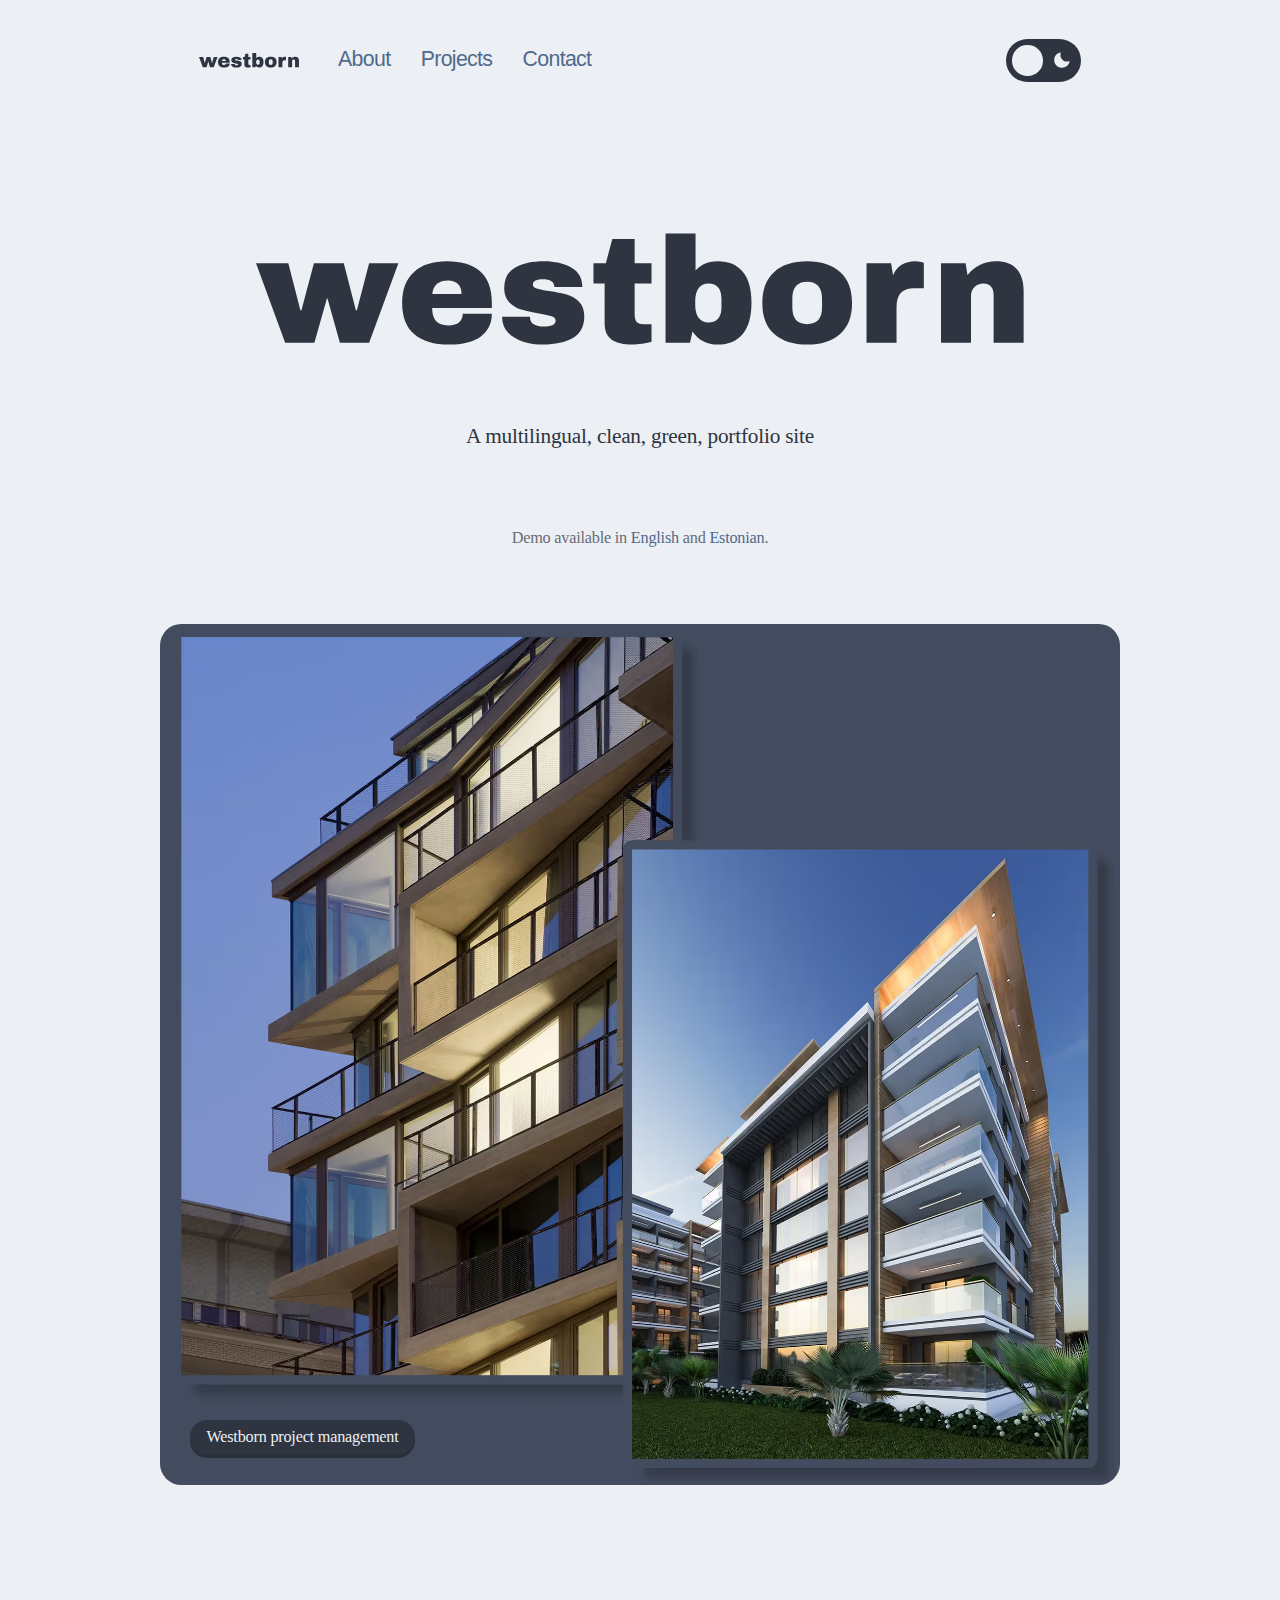
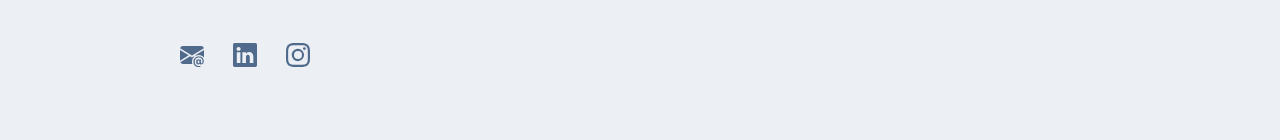
<file: index.html>
<!DOCTYPE html><html lang="en-gb" dir="ltr" x-data="" :data-theme="$store.elva.theme"><head><meta charset="utf-8"><style>:where(img){height:auto;}</style>

        <!-- charset / viewport -->
        
        <meta name="viewport" content="width=device-width, initial-scale=1.0">

        <!-- title / description -->
        <title>Sustainable 11ty starter theme • Westborn</title>
		<meta name="description" content="elva is an 11ty starter theme with a focus on performance, i8ln and easy content management with Front Matter CMS.">

        <!-- canonical / alternates -->
        <link rel="canonical" href="http://localhost:8080/">
        <link rel="alternate" hreflang="en" href="http://localhost:8080/">

        <!-- open graph -->
        <meta property="og:site_name" content="Westborn">
        <meta property="og:title" content="Sustainable 11ty starter theme • Westborn">
        <meta property="og:description" content="elva is an 11ty starter theme with a focus on performance, i8ln and easy content management with Front Matter CMS.">
        <meta property="og:type" content="website">
        <meta property="og:url" content="http://localhost:8080/">
        <meta property="og:image" content="http://localhost:8080/assets/img/opengraph-default.png">
        <meta property="og:image:alt" content="An English description of the default opengraph image">

        <!-- icons -->
        <link rel="apple-touch-icon" sizes="180x180" href="/apple-touch-icon.png">
        <link rel="icon" type="image/png" sizes="32x32" href="/favicon-32x32.png">
        <link rel="icon" type="image/png" sizes="16x16" href="/favicon-16x16.png">
        <link rel="manifest" href="/site.webmanifest">
        <link rel="mask-icon" href="/safari-pinned-tab.svg" color="#5bbad5">
        <meta name="msapplication-TileColor" content="#da532c">

        <!-- styles -->
        <link rel="stylesheet" href="/assets/css/bundle.css?v=1720364021517">

        <!-- feeds -->
        <link rel="alternate" href="http://localhost:8080/feed/feed.xml" type="application/atom+xml" title="RSS Feed • Westborn">
		<link rel="alternate" href="http://localhost:8080/feed/feed.json" type="application/json" title="JSON Feed • Westborn">

        <!-- preload / prefetch -->
        

        <!-- everything else -->
        <link rel="manifest" href="http://localhost:8080/en/site.webmanifest" "="">
        <meta name="theme-color" media="(prefers-color-scheme: light)" content="#eceff4">
        <meta name="theme-color" media="(prefers-color-scheme: dark)" content="#2e3440">
        
        

        <!-- set theme before page renders to stop fouc -->
        <script>document.documentElement.dataset.theme = localStorage.getItem('theme') === null ? window.matchMedia('(prefers-color-scheme: dark)').matches ? 'dark' : 'light' : localStorage.getItem('theme')</script>
    </head>
    <body class="home">
        <!-- header -->
        <div class="container">
            <header id="header" role="banner" class="header">

    <a href="#content" class="skip-link screen-reader-text">Skip to content</a>

    <nav class="navigation">
    <a class="site-logo" href="/" aria-current="page" aria-label="Home">
        <svg fill="none" height="72" viewBox="0 0 485 72" width="485" xmlns="http://www.w3.org/2000/svg" xmlns:xlink="http://www.w3.org/1999/xlink" aria-labelledby="logo-title" role="img">
            <title id="logo-title">Westborn</title>
            <path fill-rule="evenodd" fill="currentColor" d="M465.841,69.320 L465.841,39.039 C465.841,36.881 465.284,35.151 464.174,33.849 C463.063,32.549 461.492,31.897 459.461,31.897 C457.111,31.897 455.207,32.659 453.747,34.182 C452.286,35.706 451.557,37.579 451.557,39.800 L451.557,69.320 L432.608,69.320 L432.608,19.042 L448.129,19.042 L449.367,26.660 C451.334,23.993 453.921,21.867 457.128,20.279 C460.333,18.693 463.713,17.899 467.269,17.899 C473.109,17.899 477.490,19.518 480.410,22.755 C483.329,25.993 484.791,30.659 484.791,36.753 L484.791,69.320 L465.841,69.320 ZM407.135,37.896 C405.388,39.928 404.516,42.943 404.516,46.942 L404.516,69.320 L385.567,69.320 L385.567,19.042 L401.088,19.042 L402.326,26.660 C403.469,23.740 405.278,21.534 407.754,20.041 C410.230,18.551 413.023,17.804 416.134,17.804 C417.593,17.804 418.895,17.979 420.038,18.327 C421.181,18.677 421.752,18.884 421.752,18.946 L421.752,34.849 L415.658,34.849 C411.721,34.849 408.880,35.865 407.135,37.896 ZM348.048,70.463 C339.223,70.463 332.303,68.241 327.289,63.797 C322.274,59.354 319.766,52.815 319.766,44.181 C319.766,35.548 322.274,29.009 327.289,24.565 C332.303,20.122 339.223,17.899 348.048,17.899 C356.871,17.899 363.808,20.137 368.855,24.612 C373.902,29.088 376.425,35.611 376.425,44.181 C376.425,52.751 373.902,59.274 368.855,63.749 C363.808,68.225 356.871,70.463 348.048,70.463 ZM357.475,41.515 C357.475,34.341 354.333,30.754 348.048,30.754 C341.826,30.754 338.716,34.341 338.716,41.515 L338.716,46.942 C338.716,54.053 341.826,57.607 348.048,57.607 C354.333,57.607 357.475,54.053 357.475,46.942 L357.475,41.515 ZM291.675,70.463 C284.691,70.463 279.359,67.701 275.677,62.178 L274.059,69.320 L258.632,69.320 L258.632,0.282 L277.582,0.282 L277.582,23.708 C281.201,19.836 285.898,17.899 291.675,17.899 C298.467,17.899 303.705,20.105 307.387,24.517 C311.068,28.930 312.910,35.453 312.910,44.086 C312.910,52.784 311.068,59.354 307.387,63.797 C303.705,68.241 298.467,70.463 291.675,70.463 ZM293.961,41.705 C293.961,35.167 291.230,31.897 285.771,31.897 C282.977,31.897 280.882,32.897 279.486,34.896 C278.089,36.896 277.392,39.484 277.392,42.657 L277.392,45.800 C277.392,48.975 278.089,51.546 279.486,53.513 C280.882,55.481 282.977,56.465 285.771,56.465 C291.230,56.465 293.961,53.227 293.961,46.752 L293.961,41.705 ZM237.588,70.463 C232.001,70.463 227.699,69.447 224.685,67.416 C221.669,65.385 220.162,61.925 220.162,57.036 L220.162,31.897 L213.115,31.897 L213.115,19.042 L220.923,19.042 L225.018,3.806 L239.111,3.806 L239.111,19.042 L249.776,19.042 L249.776,31.897 L239.111,31.897 L239.111,51.037 C239.111,53.322 239.492,54.989 240.254,56.036 C241.016,57.084 242.411,57.607 244.444,57.607 L249.776,57.607 L249.776,68.749 C248.253,69.258 246.284,69.668 243.873,69.987 C241.459,70.304 239.364,70.463 237.588,70.463 ZM185.024,36.658 C189.467,37.293 193.180,38.039 196.165,38.896 C199.148,39.753 201.751,41.276 203.973,43.467 C206.195,45.657 207.306,48.720 207.306,52.656 C207.306,59.069 204.909,63.639 200.117,66.368 C195.323,69.098 189.054,70.463 181.310,70.463 C176.866,70.463 172.676,69.844 168.740,68.606 C164.803,67.368 161.599,65.449 159.123,62.845 C156.647,60.243 155.409,56.941 155.409,52.941 L173.025,52.941 L173.025,53.322 C173.088,55.481 173.993,56.989 175.739,57.846 C177.485,58.703 179.342,59.131 181.310,59.131 C186.579,59.131 189.214,57.893 189.214,55.417 C189.214,54.148 188.388,53.227 186.738,52.656 C185.086,52.084 182.389,51.482 178.644,50.847 C174.135,50.085 170.438,49.260 167.550,48.371 C164.661,47.482 162.137,45.975 159.980,43.848 C157.821,41.721 156.742,38.753 156.742,34.944 C156.742,28.787 159.075,24.407 163.741,21.803 C168.407,19.201 174.485,17.899 181.977,17.899 C188.705,17.899 194.403,19.217 199.069,21.851 C203.735,24.486 206.068,28.564 206.068,34.087 L188.452,34.087 C188.452,32.247 187.626,30.945 185.976,30.183 C184.833,29.549 183.405,29.231 181.691,29.231 C177.120,29.231 174.835,30.311 174.835,32.468 C174.835,33.675 175.628,34.532 177.215,35.039 C178.801,35.548 181.405,36.087 185.024,36.658 ZM121.319,58.369 C124.492,58.369 126.825,57.703 128.318,56.370 C129.808,55.036 130.555,53.260 130.555,51.037 L148.934,51.037 C148.934,57.131 146.616,61.893 141.982,65.321 C137.347,68.749 130.587,70.463 121.699,70.463 C112.367,70.463 105.130,68.289 99.988,63.940 C94.846,59.592 92.275,53.005 92.275,44.181 C92.275,35.548 94.782,29.009 99.798,24.565 C104.812,20.122 111.732,17.899 120.557,17.899 C129.761,17.899 136.793,20.058 141.649,24.374 C146.505,28.692 148.934,35.294 148.934,44.181 L148.934,47.418 L111.225,47.418 C111.225,51.037 112.034,53.767 113.653,55.608 C115.272,57.450 117.826,58.369 121.319,58.369 ZM129.794,38.467 C129.794,35.865 129.047,33.801 127.556,32.278 C126.063,30.754 123.985,29.992 121.319,29.992 C115.351,29.992 112.018,32.818 111.320,38.467 L129.794,38.467 ZM52.947,69.320 L45.139,41.324 L44.758,41.324 L36.854,69.320 L18.381,69.320 L0.002,19.042 L20.381,19.042 L27.998,48.752 L28.665,48.752 L36.569,19.042 L55.423,19.042 L63.041,48.752 L63.708,48.752 L71.421,19.042 L89.894,19.042 L71.421,69.320 L52.947,69.320 Z"></path>
        </svg>
    </a>
    <ul class="navigation-menu">
        
        <li>
            <a href="/en/about/">
                About
            </a>
        </li>
        <li>
            <a href="/en/">
                Projects
            </a>
        </li>
        <li>
            <a href="/en/contact/">
                Contact
            </a>
        </li>
    </ul>

    

    <div class="switch-wrapper" x-data="" x-cloak="">
	<input class="switch" id="darkmode" type="checkbox" value="dark" :checked="$store.elva.theme === 'dark'">
	<label class="switch-btn" for="darkmode" tabindex="0" aria-label="Toggle dark/light theme" @keydown.prevent.space="" @click="$store.elva.themeToggle()" @keyup.prevent.space="$store.elva.themeToggle()" :class="$store.elva.theme === 'dark' ? 'switch-button-on' : 'switch-button-off'">
        <svg class="icon icon-sun" width="1em" height="1em" viewBox="0 0 24 24" fill="none" aria-labelledby="icon-sun" xmlns="http://www.w3.org/2000/svg">
            <title id="icon-sun">Light</title>
            <circle cx="11.9998" cy="11.9998" r="5.75375" fill="currentColor"></circle>
            <g>
                <circle cx="3.08982" cy="6.85502" r="1.71143" transform="rotate(-60 3.08982 6.85502)" fill="currentColor"></circle>
                <circle cx="3.0903" cy="17.1436" r="1.71143" transform="rotate(-120 3.0903 17.1436)" fill="currentColor"></circle>
                <circle cx="12" cy="22.2881" r="1.71143" fill="currentColor"></circle>
                <circle cx="20.9101" cy="17.1436" r="1.71143" transform="rotate(-60 20.9101 17.1436)" fill="currentColor"></circle>
                <circle cx="20.9101" cy="6.8555" r="1.71143" transform="rotate(-120 20.9101 6.8555)" fill="currentColor"></circle>
                <circle cx="12" cy="1.71143" r="1.71143" fill="currentColor"></circle>
            </g>
            
        </svg>
        <svg class="icon icon-moon" xmlns="http://www.w3.org/2000/svg" width="1em" height="1em" viewBox="0 0 50 50" aria-labelledby="icon-moon">
            <title id="icon-moon">Dark</title>
            <path d="M 43.81 29.354 C 43.688 28.958 43.413 28.626 43.046 28.432 C 42.679 28.238 42.251 28.198 41.854 28.321 C 36.161 29.886 30.067 28.272 25.894 24.096 C 21.722 19.92 20.113 13.824 21.683 8.133 C 21.848 7.582 21.697 6.985 21.29 6.578 C 20.884 6.172 20.287 6.022 19.736 6.187 C 10.659 8.728 4.691 17.389 5.55 26.776 C 6.408 36.163 13.847 43.598 23.235 44.451 C 32.622 45.304 41.28 39.332 43.816 30.253 C 43.902 29.96 43.9 29.647 43.81 29.354 Z" fill="currentColor"></path>
        </svg>
	</label>
</div>

</nav>

</header>
        </div>

        <!-- content -->
        <main id="content">
            <div class="container">
                
<div class="site-intro">
    <svg fill="none" height="72" viewBox="0 0 485 72" width="485" xmlns="http://www.w3.org/2000/svg" xmlns:xlink="http://www.w3.org/1999/xlink" aria-labelledby="intro-title" role="img">
        <title id="intro-title">Westborn</title>
        <path fill-rule="evenodd" fill="currentColor" d="M465.841,69.320 L465.841,39.039 C465.841,36.881 465.284,35.151 464.174,33.849 C463.063,32.549 461.492,31.897 459.461,31.897 C457.111,31.897 455.207,32.659 453.747,34.182 C452.286,35.706 451.557,37.579 451.557,39.800 L451.557,69.320 L432.608,69.320 L432.608,19.042 L448.129,19.042 L449.367,26.660 C451.334,23.993 453.921,21.867 457.128,20.279 C460.333,18.693 463.713,17.899 467.269,17.899 C473.109,17.899 477.490,19.518 480.410,22.755 C483.329,25.993 484.791,30.659 484.791,36.753 L484.791,69.320 L465.841,69.320 ZM407.135,37.896 C405.388,39.928 404.516,42.943 404.516,46.942 L404.516,69.320 L385.567,69.320 L385.567,19.042 L401.088,19.042 L402.326,26.660 C403.469,23.740 405.278,21.534 407.754,20.041 C410.230,18.551 413.023,17.804 416.134,17.804 C417.593,17.804 418.895,17.979 420.038,18.327 C421.181,18.677 421.752,18.884 421.752,18.946 L421.752,34.849 L415.658,34.849 C411.721,34.849 408.880,35.865 407.135,37.896 ZM348.048,70.463 C339.223,70.463 332.303,68.241 327.289,63.797 C322.274,59.354 319.766,52.815 319.766,44.181 C319.766,35.548 322.274,29.009 327.289,24.565 C332.303,20.122 339.223,17.899 348.048,17.899 C356.871,17.899 363.808,20.137 368.855,24.612 C373.902,29.088 376.425,35.611 376.425,44.181 C376.425,52.751 373.902,59.274 368.855,63.749 C363.808,68.225 356.871,70.463 348.048,70.463 ZM357.475,41.515 C357.475,34.341 354.333,30.754 348.048,30.754 C341.826,30.754 338.716,34.341 338.716,41.515 L338.716,46.942 C338.716,54.053 341.826,57.607 348.048,57.607 C354.333,57.607 357.475,54.053 357.475,46.942 L357.475,41.515 ZM291.675,70.463 C284.691,70.463 279.359,67.701 275.677,62.178 L274.059,69.320 L258.632,69.320 L258.632,0.282 L277.582,0.282 L277.582,23.708 C281.201,19.836 285.898,17.899 291.675,17.899 C298.467,17.899 303.705,20.105 307.387,24.517 C311.068,28.930 312.910,35.453 312.910,44.086 C312.910,52.784 311.068,59.354 307.387,63.797 C303.705,68.241 298.467,70.463 291.675,70.463 ZM293.961,41.705 C293.961,35.167 291.230,31.897 285.771,31.897 C282.977,31.897 280.882,32.897 279.486,34.896 C278.089,36.896 277.392,39.484 277.392,42.657 L277.392,45.800 C277.392,48.975 278.089,51.546 279.486,53.513 C280.882,55.481 282.977,56.465 285.771,56.465 C291.230,56.465 293.961,53.227 293.961,46.752 L293.961,41.705 ZM237.588,70.463 C232.001,70.463 227.699,69.447 224.685,67.416 C221.669,65.385 220.162,61.925 220.162,57.036 L220.162,31.897 L213.115,31.897 L213.115,19.042 L220.923,19.042 L225.018,3.806 L239.111,3.806 L239.111,19.042 L249.776,19.042 L249.776,31.897 L239.111,31.897 L239.111,51.037 C239.111,53.322 239.492,54.989 240.254,56.036 C241.016,57.084 242.411,57.607 244.444,57.607 L249.776,57.607 L249.776,68.749 C248.253,69.258 246.284,69.668 243.873,69.987 C241.459,70.304 239.364,70.463 237.588,70.463 ZM185.024,36.658 C189.467,37.293 193.180,38.039 196.165,38.896 C199.148,39.753 201.751,41.276 203.973,43.467 C206.195,45.657 207.306,48.720 207.306,52.656 C207.306,59.069 204.909,63.639 200.117,66.368 C195.323,69.098 189.054,70.463 181.310,70.463 C176.866,70.463 172.676,69.844 168.740,68.606 C164.803,67.368 161.599,65.449 159.123,62.845 C156.647,60.243 155.409,56.941 155.409,52.941 L173.025,52.941 L173.025,53.322 C173.088,55.481 173.993,56.989 175.739,57.846 C177.485,58.703 179.342,59.131 181.310,59.131 C186.579,59.131 189.214,57.893 189.214,55.417 C189.214,54.148 188.388,53.227 186.738,52.656 C185.086,52.084 182.389,51.482 178.644,50.847 C174.135,50.085 170.438,49.260 167.550,48.371 C164.661,47.482 162.137,45.975 159.980,43.848 C157.821,41.721 156.742,38.753 156.742,34.944 C156.742,28.787 159.075,24.407 163.741,21.803 C168.407,19.201 174.485,17.899 181.977,17.899 C188.705,17.899 194.403,19.217 199.069,21.851 C203.735,24.486 206.068,28.564 206.068,34.087 L188.452,34.087 C188.452,32.247 187.626,30.945 185.976,30.183 C184.833,29.549 183.405,29.231 181.691,29.231 C177.120,29.231 174.835,30.311 174.835,32.468 C174.835,33.675 175.628,34.532 177.215,35.039 C178.801,35.548 181.405,36.087 185.024,36.658 ZM121.319,58.369 C124.492,58.369 126.825,57.703 128.318,56.370 C129.808,55.036 130.555,53.260 130.555,51.037 L148.934,51.037 C148.934,57.131 146.616,61.893 141.982,65.321 C137.347,68.749 130.587,70.463 121.699,70.463 C112.367,70.463 105.130,68.289 99.988,63.940 C94.846,59.592 92.275,53.005 92.275,44.181 C92.275,35.548 94.782,29.009 99.798,24.565 C104.812,20.122 111.732,17.899 120.557,17.899 C129.761,17.899 136.793,20.058 141.649,24.374 C146.505,28.692 148.934,35.294 148.934,44.181 L148.934,47.418 L111.225,47.418 C111.225,51.037 112.034,53.767 113.653,55.608 C115.272,57.450 117.826,58.369 121.319,58.369 ZM129.794,38.467 C129.794,35.865 129.047,33.801 127.556,32.278 C126.063,30.754 123.985,29.992 121.319,29.992 C115.351,29.992 112.018,32.818 111.320,38.467 L129.794,38.467 ZM52.947,69.320 L45.139,41.324 L44.758,41.324 L36.854,69.320 L18.381,69.320 L0.002,19.042 L20.381,19.042 L27.998,48.752 L28.665,48.752 L36.569,19.042 L55.423,19.042 L63.041,48.752 L63.708,48.752 L71.421,19.042 L89.894,19.042 L71.421,69.320 L52.947,69.320 Z"></path>
    </svg>
    
    <p>A multilingual, clean, green, portfolio site</p>

    <p class="subtle">Demo available in <a href="/en/about/">English</a> and <a href="/ee/meist/">Estonian</a>.</p>

    <p></p>
    <figure><picture><source type="image/avif" srcset="/assets/img/AzTro_G4BT-300.avif 300w, /assets/img/AzTro_G4BT-600.avif 600w, /assets/img/AzTro_G4BT-1200.avif 1200w, /assets/img/AzTro_G4BT-1884.avif 1884w" sizes="100vw"><source type="image/webp" srcset="/assets/img/AzTro_G4BT-300.webp 300w, /assets/img/AzTro_G4BT-600.webp 600w, /assets/img/AzTro_G4BT-1200.webp 1200w, /assets/img/AzTro_G4BT-1884.webp 1884w" sizes="100vw"><img class="rounded" alt="Screenshot of elva in VSCodium and the browser" loading="lazy" fetch="auto" decoding="async" src="/assets/img/AzTro_G4BT-300.png" width="1884" height="1688" srcset="/assets/img/AzTro_G4BT-300.png 300w, /assets/img/AzTro_G4BT-600.png 600w, /assets/img/AzTro_G4BT-1200.png 1200w, /assets/img/AzTro_G4BT-1884.png 1884w" sizes="100vw"></picture><figcaption>Westborn project management</figcaption></figure>

</div>

            </div>
        </main>

        <!-- footer -->
        <div class="container">
            <footer id="footer" class="footer">

    <div class="footerdiv">
        <a href="mailto:taavi498@hotmail.com">
            <svg xmlns="http://www.w3.org/2000/svg" width="16" height="16" fill="currentColor" class="bi bi-envelope-at-fill" viewBox="0 0 16 16">
                <path d="M2 2A2 2 0 0 0 .05 3.555L8 8.414l7.95-4.859A2 2 0 0 0 14 2H2Zm-2 9.8V4.698l5.803 3.546L0 11.801Zm6.761-2.97-6.57 4.026A2 2 0 0 0 2 14h6.256A4.493 4.493 0 0 1 8 12.5a4.49 4.49 0 0 1 1.606-3.446l-.367-.225L8 9.586l-1.239-.757ZM16 9.671V4.697l-5.803 3.546.338.208A4.482 4.482 0 0 1 12.5 8c1.414 0 2.675.652 3.5 1.671Z"></path>
                <path d="M15.834 12.244c0 1.168-.577 2.025-1.587 2.025-.503 0-1.002-.228-1.12-.648h-.043c-.118.416-.543.643-1.015.643-.77 0-1.259-.542-1.259-1.434v-.529c0-.844.481-1.4 1.26-1.4.585 0 .87.333.953.63h.03v-.568h.905v2.19c0 .272.18.42.411.42.315 0 .639-.415.639-1.39v-.118c0-1.277-.95-2.326-2.484-2.326h-.04c-1.582 0-2.64 1.067-2.64 2.724v.157c0 1.867 1.237 2.654 2.57 2.654h.045c.507 0 .935-.07 1.18-.18v.731c-.219.1-.643.175-1.237.175h-.044C10.438 16 9 14.82 9 12.646v-.214C9 10.36 10.421 9 12.485 9h.035c2.12 0 3.314 1.43 3.314 3.034v.21Zm-4.04.21v.227c0 .586.227.8.581.8.31 0 .564-.17.564-.743v-.367c0-.516-.275-.708-.572-.708-.346 0-.573.245-.573.791Z"></path>
            </svg>
        </a>
        <a href="https://ee.linkedin.com/in/taavi-turvas-83970112">
            <svg xmlns="http://www.w3.org/2000/svg" width="16" height="16" fill="currentColor" class="bi bi-linkedin" viewBox="0 0 16 16">
                <path d="M0 1.146C0 .513.526 0 1.175 0h13.65C15.474 0 16 .513 16 1.146v13.708c0 .633-.526 1.146-1.175 1.146H1.175C.526 16 0 15.487 0 14.854V1.146zm4.943 12.248V6.169H2.542v7.225h2.401zm-1.2-8.212c.837 0 1.358-.554 1.358-1.248-.015-.709-.52-1.248-1.342-1.248-.822 0-1.359.54-1.359 1.248 0 .694.521 1.248 1.327 1.248h.016zm4.908 8.212V9.359c0-.216.016-.432.08-.586.173-.431.568-.878 1.232-.878.869 0 1.216.662 1.216 1.634v3.865h2.401V9.25c0-2.22-1.184-3.252-2.764-3.252-1.274 0-1.845.7-2.165 1.193v.025h-.016a5.54 5.54 0 0 1 .016-.025V6.169h-2.4c.03.678 0 7.225 0 7.225h2.4z"></path>
            </svg>
        </a>
        <a href="https://www.instagram.com/kavalkits/">
            <svg xmlns="http://www.w3.org/2000/svg" width="16" height="16" fill="currentColor" class="bi bi-instagram" viewBox="0 0 16 16">
                <path d="M8 0C5.829 0 5.556.01 4.703.048 3.85.088 3.269.222 2.76.42a3.917 3.917 0 0 0-1.417.923A3.927 3.927 0 0 0 .42 2.76C.222 3.268.087 3.85.048 4.7.01 5.555 0 5.827 0 8.001c0 2.172.01 2.444.048 3.297.04.852.174 1.433.372 1.942.205.526.478.972.923 1.417.444.445.89.719 1.416.923.51.198 1.09.333 1.942.372C5.555 15.99 5.827 16 8 16s2.444-.01 3.298-.048c.851-.04 1.434-.174 1.943-.372a3.916 3.916 0 0 0 1.416-.923c.445-.445.718-.891.923-1.417.197-.509.332-1.09.372-1.942C15.99 10.445 16 10.173 16 8s-.01-2.445-.048-3.299c-.04-.851-.175-1.433-.372-1.941a3.926 3.926 0 0 0-.923-1.417A3.911 3.911 0 0 0 13.24.42c-.51-.198-1.092-.333-1.943-.372C10.443.01 10.172 0 7.998 0h.003zm-.717 1.442h.718c2.136 0 2.389.007 3.232.046.78.035 1.204.166 1.486.275.373.145.64.319.92.599.28.28.453.546.598.92.11.281.24.705.275 1.485.039.843.047 1.096.047 3.231s-.008 2.389-.047 3.232c-.035.78-.166 1.203-.275 1.485a2.47 2.47 0 0 1-.599.919c-.28.28-.546.453-.92.598-.28.11-.704.24-1.485.276-.843.038-1.096.047-3.232.047s-2.39-.009-3.233-.047c-.78-.036-1.203-.166-1.485-.276a2.478 2.478 0 0 1-.92-.598 2.48 2.48 0 0 1-.6-.92c-.109-.281-.24-.705-.275-1.485-.038-.843-.046-1.096-.046-3.233 0-2.136.008-2.388.046-3.231.036-.78.166-1.204.276-1.486.145-.373.319-.64.599-.92.28-.28.546-.453.92-.598.282-.11.705-.24 1.485-.276.738-.034 1.024-.044 2.515-.045v.002zm4.988 1.328a.96.96 0 1 0 0 1.92.96.96 0 0 0 0-1.92zm-4.27 1.122a4.109 4.109 0 1 0 0 8.217 4.109 4.109 0 0 0 0-8.217zm0 1.441a2.667 2.667 0 1 1 0 5.334 2.667 2.667 0 0 1 0-5.334z"></path>
            </svg>
        </a>
    </div>
</footer>
        </div>

        <!-- scripts -->
        <script src="/assets/js/bundle.js?v=1720364021522" defer=""></script>
    
</body></html>
</file>
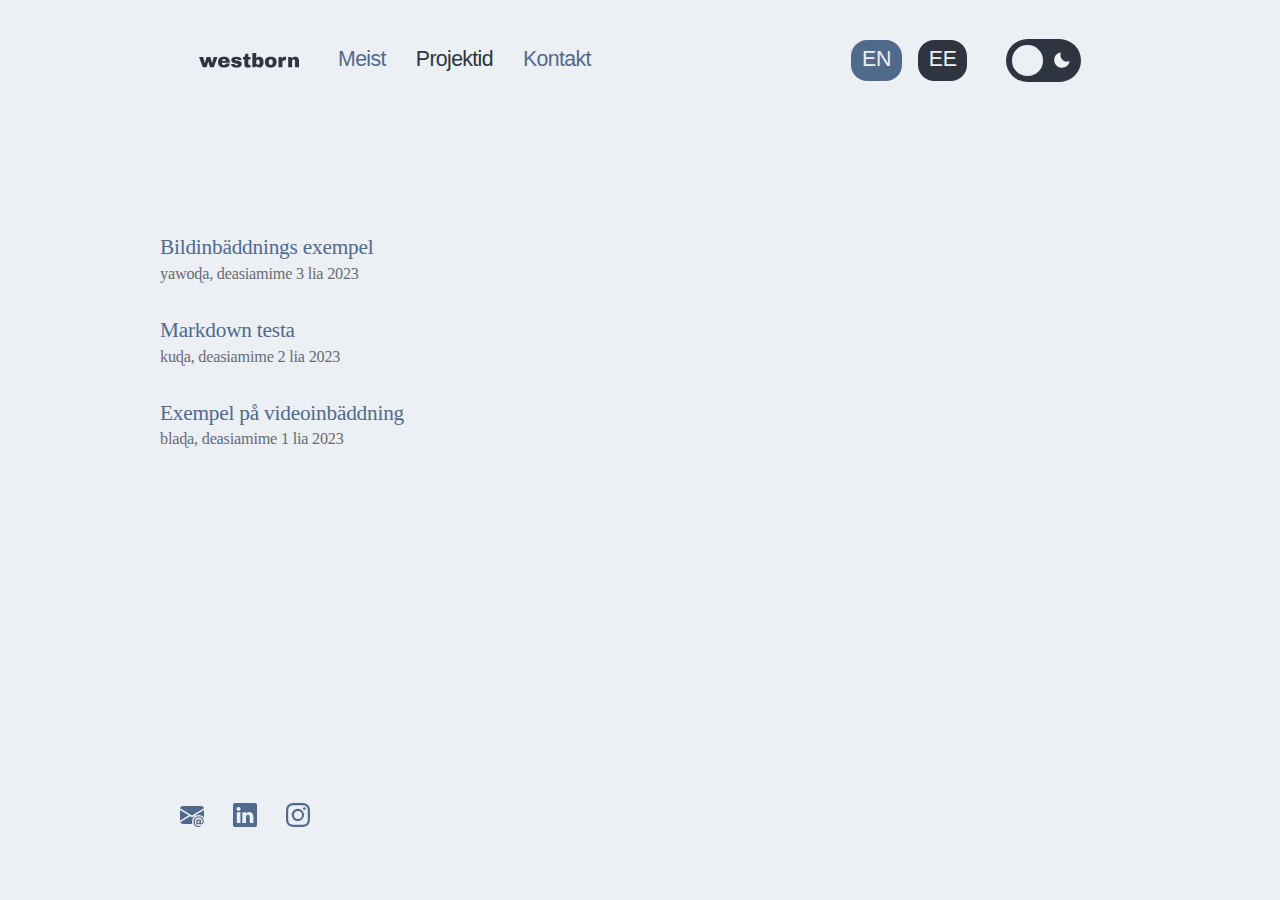
<file: ee/index.html>
<!DOCTYPE html><html lang="ee-ee" dir="ltr" x-data="" :data-theme="$store.elva.theme"><head><meta charset="utf-8"><style>:where(img){height:auto;}</style>

        <!-- charset / viewport -->
        
        <meta name="viewport" content="width=device-width, initial-scale=1.0">

        <!-- title / description -->
        <title>Kodu • Westborn</title>
		<meta name="description" content="A multilingual clean green 11ty starter theme">

        <!-- canonical / alternates -->
        <link rel="canonical" href="http://localhost:8080/ee/">
        <link rel="alternate" hreflang="ee" href="http://localhost:8080/ee/"><link rel="alternate" hreflang="en" href="http://localhost:8080/en/">

        <!-- open graph -->
        <meta property="og:site_name" content="Westborn">
        <meta property="og:title" content="Kodu • Westborn">
        <meta property="og:description" content="A multilingual clean green 11ty starter theme">
        <meta property="og:type" content="website">
        <meta property="og:url" content="http://localhost:8080/ee/">
        <meta property="og:image" content="http://localhost:8080/assets/img/opengraph-default.png">
        <meta property="og:image:alt" content="A Swedish description of the default opengraph image">

        <!-- icons -->
        <link rel="apple-touch-icon" sizes="180x180" href="/apple-touch-icon.png">
        <link rel="icon" type="image/png" sizes="32x32" href="/favicon-32x32.png">
        <link rel="icon" type="image/png" sizes="16x16" href="/favicon-16x16.png">
        <link rel="manifest" href="/site.webmanifest">
        <link rel="mask-icon" href="/safari-pinned-tab.svg" color="#5bbad5">
        <meta name="msapplication-TileColor" content="#da532c">

        <!-- styles -->
        <link rel="stylesheet" href="/assets/css/bundle.css?v=1720364021558">

        <!-- feeds -->
        <link rel="alternate" href="http://localhost:8080/feed/feed.xml" type="application/atom+xml" title="RSS Feed • Westborn">
		<link rel="alternate" href="http://localhost:8080/feed/feed.json" type="application/json" title="JSON Feed • Westborn">

        <!-- preload / prefetch -->
        

        <!-- everything else -->
        <link rel="manifest" href="http://localhost:8080/ee/site.webmanifest" "="">
        <meta name="theme-color" media="(prefers-color-scheme: light)" content="#eceff4">
        <meta name="theme-color" media="(prefers-color-scheme: dark)" content="#2e3440">
        
        

        <!-- set theme before page renders to stop fouc -->
        <script>document.documentElement.dataset.theme = localStorage.getItem('theme') === null ? window.matchMedia('(prefers-color-scheme: dark)').matches ? 'dark' : 'light' : localStorage.getItem('theme')</script>
    </head>
    <body class="home">
        <!-- header -->
        <div class="container">
            <header id="header" role="banner" class="header">

    <a href="#content" class="skip-link screen-reader-text">Hoppa till innehållet</a>

    <nav class="navigation">
    <a class="site-logo" href="/" aria-label="Hem">
        <svg fill="none" height="72" viewBox="0 0 485 72" width="485" xmlns="http://www.w3.org/2000/svg" xmlns:xlink="http://www.w3.org/1999/xlink" aria-labelledby="logo-title" role="img">
            <title id="logo-title">Westborn</title>
            <path fill-rule="evenodd" fill="currentColor" d="M465.841,69.320 L465.841,39.039 C465.841,36.881 465.284,35.151 464.174,33.849 C463.063,32.549 461.492,31.897 459.461,31.897 C457.111,31.897 455.207,32.659 453.747,34.182 C452.286,35.706 451.557,37.579 451.557,39.800 L451.557,69.320 L432.608,69.320 L432.608,19.042 L448.129,19.042 L449.367,26.660 C451.334,23.993 453.921,21.867 457.128,20.279 C460.333,18.693 463.713,17.899 467.269,17.899 C473.109,17.899 477.490,19.518 480.410,22.755 C483.329,25.993 484.791,30.659 484.791,36.753 L484.791,69.320 L465.841,69.320 ZM407.135,37.896 C405.388,39.928 404.516,42.943 404.516,46.942 L404.516,69.320 L385.567,69.320 L385.567,19.042 L401.088,19.042 L402.326,26.660 C403.469,23.740 405.278,21.534 407.754,20.041 C410.230,18.551 413.023,17.804 416.134,17.804 C417.593,17.804 418.895,17.979 420.038,18.327 C421.181,18.677 421.752,18.884 421.752,18.946 L421.752,34.849 L415.658,34.849 C411.721,34.849 408.880,35.865 407.135,37.896 ZM348.048,70.463 C339.223,70.463 332.303,68.241 327.289,63.797 C322.274,59.354 319.766,52.815 319.766,44.181 C319.766,35.548 322.274,29.009 327.289,24.565 C332.303,20.122 339.223,17.899 348.048,17.899 C356.871,17.899 363.808,20.137 368.855,24.612 C373.902,29.088 376.425,35.611 376.425,44.181 C376.425,52.751 373.902,59.274 368.855,63.749 C363.808,68.225 356.871,70.463 348.048,70.463 ZM357.475,41.515 C357.475,34.341 354.333,30.754 348.048,30.754 C341.826,30.754 338.716,34.341 338.716,41.515 L338.716,46.942 C338.716,54.053 341.826,57.607 348.048,57.607 C354.333,57.607 357.475,54.053 357.475,46.942 L357.475,41.515 ZM291.675,70.463 C284.691,70.463 279.359,67.701 275.677,62.178 L274.059,69.320 L258.632,69.320 L258.632,0.282 L277.582,0.282 L277.582,23.708 C281.201,19.836 285.898,17.899 291.675,17.899 C298.467,17.899 303.705,20.105 307.387,24.517 C311.068,28.930 312.910,35.453 312.910,44.086 C312.910,52.784 311.068,59.354 307.387,63.797 C303.705,68.241 298.467,70.463 291.675,70.463 ZM293.961,41.705 C293.961,35.167 291.230,31.897 285.771,31.897 C282.977,31.897 280.882,32.897 279.486,34.896 C278.089,36.896 277.392,39.484 277.392,42.657 L277.392,45.800 C277.392,48.975 278.089,51.546 279.486,53.513 C280.882,55.481 282.977,56.465 285.771,56.465 C291.230,56.465 293.961,53.227 293.961,46.752 L293.961,41.705 ZM237.588,70.463 C232.001,70.463 227.699,69.447 224.685,67.416 C221.669,65.385 220.162,61.925 220.162,57.036 L220.162,31.897 L213.115,31.897 L213.115,19.042 L220.923,19.042 L225.018,3.806 L239.111,3.806 L239.111,19.042 L249.776,19.042 L249.776,31.897 L239.111,31.897 L239.111,51.037 C239.111,53.322 239.492,54.989 240.254,56.036 C241.016,57.084 242.411,57.607 244.444,57.607 L249.776,57.607 L249.776,68.749 C248.253,69.258 246.284,69.668 243.873,69.987 C241.459,70.304 239.364,70.463 237.588,70.463 ZM185.024,36.658 C189.467,37.293 193.180,38.039 196.165,38.896 C199.148,39.753 201.751,41.276 203.973,43.467 C206.195,45.657 207.306,48.720 207.306,52.656 C207.306,59.069 204.909,63.639 200.117,66.368 C195.323,69.098 189.054,70.463 181.310,70.463 C176.866,70.463 172.676,69.844 168.740,68.606 C164.803,67.368 161.599,65.449 159.123,62.845 C156.647,60.243 155.409,56.941 155.409,52.941 L173.025,52.941 L173.025,53.322 C173.088,55.481 173.993,56.989 175.739,57.846 C177.485,58.703 179.342,59.131 181.310,59.131 C186.579,59.131 189.214,57.893 189.214,55.417 C189.214,54.148 188.388,53.227 186.738,52.656 C185.086,52.084 182.389,51.482 178.644,50.847 C174.135,50.085 170.438,49.260 167.550,48.371 C164.661,47.482 162.137,45.975 159.980,43.848 C157.821,41.721 156.742,38.753 156.742,34.944 C156.742,28.787 159.075,24.407 163.741,21.803 C168.407,19.201 174.485,17.899 181.977,17.899 C188.705,17.899 194.403,19.217 199.069,21.851 C203.735,24.486 206.068,28.564 206.068,34.087 L188.452,34.087 C188.452,32.247 187.626,30.945 185.976,30.183 C184.833,29.549 183.405,29.231 181.691,29.231 C177.120,29.231 174.835,30.311 174.835,32.468 C174.835,33.675 175.628,34.532 177.215,35.039 C178.801,35.548 181.405,36.087 185.024,36.658 ZM121.319,58.369 C124.492,58.369 126.825,57.703 128.318,56.370 C129.808,55.036 130.555,53.260 130.555,51.037 L148.934,51.037 C148.934,57.131 146.616,61.893 141.982,65.321 C137.347,68.749 130.587,70.463 121.699,70.463 C112.367,70.463 105.130,68.289 99.988,63.940 C94.846,59.592 92.275,53.005 92.275,44.181 C92.275,35.548 94.782,29.009 99.798,24.565 C104.812,20.122 111.732,17.899 120.557,17.899 C129.761,17.899 136.793,20.058 141.649,24.374 C146.505,28.692 148.934,35.294 148.934,44.181 L148.934,47.418 L111.225,47.418 C111.225,51.037 112.034,53.767 113.653,55.608 C115.272,57.450 117.826,58.369 121.319,58.369 ZM129.794,38.467 C129.794,35.865 129.047,33.801 127.556,32.278 C126.063,30.754 123.985,29.992 121.319,29.992 C115.351,29.992 112.018,32.818 111.320,38.467 L129.794,38.467 ZM52.947,69.320 L45.139,41.324 L44.758,41.324 L36.854,69.320 L18.381,69.320 L0.002,19.042 L20.381,19.042 L27.998,48.752 L28.665,48.752 L36.569,19.042 L55.423,19.042 L63.041,48.752 L63.708,48.752 L71.421,19.042 L89.894,19.042 L71.421,69.320 L52.947,69.320 Z"></path>
        </svg>
    </a>
    <ul class="navigation-menu">
        
        <li>
            <a href="/ee/meist/">
                Meist
            </a>
        </li>
        <li>
            <a href="/ee/" aria-current="page">
                Projektid
            </a>
        </li>
        <li>
            <a href="/ee/kontakt/">
                Kontakt
            </a>
        </li>
    </ul>

    
        <div class="switch-language">
	
		
			
			
				
			
			
				<a href="/en/" lang="en" hreflang="en" aria-label="EN: English">
					EN
				</a>
			
		
	
		
			<a href="/ee/" lang="ee" hreflang="ee" aria-label="EE: Eesti" aria-current="page" class="current">
				EE
			</a>
		
	
</div>
    

    <div class="switch-wrapper" x-data="" x-cloak="">
	<input class="switch" id="darkmode" type="checkbox" value="dark" :checked="$store.elva.theme === 'dark'">
	<label class="switch-btn" for="darkmode" tabindex="0" aria-label="Toggle dark/light theme" @keydown.prevent.space="" @click="$store.elva.themeToggle()" @keyup.prevent.space="$store.elva.themeToggle()" :class="$store.elva.theme === 'dark' ? 'switch-button-on' : 'switch-button-off'">
        <svg class="icon icon-sun" width="1em" height="1em" viewBox="0 0 24 24" fill="none" aria-labelledby="icon-sun" xmlns="http://www.w3.org/2000/svg">
            <title id="icon-sun">Ljus</title>
            <circle cx="11.9998" cy="11.9998" r="5.75375" fill="currentColor"></circle>
            <g>
                <circle cx="3.08982" cy="6.85502" r="1.71143" transform="rotate(-60 3.08982 6.85502)" fill="currentColor"></circle>
                <circle cx="3.0903" cy="17.1436" r="1.71143" transform="rotate(-120 3.0903 17.1436)" fill="currentColor"></circle>
                <circle cx="12" cy="22.2881" r="1.71143" fill="currentColor"></circle>
                <circle cx="20.9101" cy="17.1436" r="1.71143" transform="rotate(-60 20.9101 17.1436)" fill="currentColor"></circle>
                <circle cx="20.9101" cy="6.8555" r="1.71143" transform="rotate(-120 20.9101 6.8555)" fill="currentColor"></circle>
                <circle cx="12" cy="1.71143" r="1.71143" fill="currentColor"></circle>
            </g>
            
        </svg>
        <svg class="icon icon-moon" xmlns="http://www.w3.org/2000/svg" width="1em" height="1em" viewBox="0 0 50 50" aria-labelledby="icon-moon">
            <title id="icon-moon">Mörk</title>
            <path d="M 43.81 29.354 C 43.688 28.958 43.413 28.626 43.046 28.432 C 42.679 28.238 42.251 28.198 41.854 28.321 C 36.161 29.886 30.067 28.272 25.894 24.096 C 21.722 19.92 20.113 13.824 21.683 8.133 C 21.848 7.582 21.697 6.985 21.29 6.578 C 20.884 6.172 20.287 6.022 19.736 6.187 C 10.659 8.728 4.691 17.389 5.55 26.776 C 6.408 36.163 13.847 43.598 23.235 44.451 C 32.622 45.304 41.28 39.332 43.816 30.253 C 43.902 29.96 43.9 29.647 43.81 29.354 Z" fill="currentColor"></path>
        </svg>
	</label>
</div>

</nav>

</header>
        </div>

        <!-- content -->
        <main id="content">
            <div class="container">
                <div class="posts-list">
    
<ol reversed="" class="postlist" style="counter-reset: start-from 4">

	<li class="postlist-item">
		<a href="/ee/projektid/bildinbaddnings-exempel/" class="postlist-link">Bildinbäddnings exempel</a>
		<time class="postlist-date" datetime="2023-08-03T00:00:00Z">yawoɖa, deasiamime 3 lia 2023</time>
	</li>

	<li class="postlist-item">
		<a href="/ee/projektid/markdown-testa/" class="postlist-link">Markdown testa</a>
		<time class="postlist-date" datetime="2023-08-02T00:00:00Z">kuɖa, deasiamime 2 lia 2023</time>
	</li>

	<li class="postlist-item">
		<a href="/ee/projektid/exempel-pa-videoinbaddning/" class="postlist-link">Exempel på videoinbäddning</a>
		<time class="postlist-date" datetime="2023-08-01T00:00:00Z">blaɖa, deasiamime 1 lia 2023</time>
	</li>

</ol>

    
</div>
            </div>
        </main>

        <!-- footer -->
        <div class="container">
            <footer id="footer" class="footer">

    <div class="footerdiv">
        <a href="mailto:taavi498@hotmail.com">
            <svg xmlns="http://www.w3.org/2000/svg" width="16" height="16" fill="currentColor" class="bi bi-envelope-at-fill" viewBox="0 0 16 16">
                <path d="M2 2A2 2 0 0 0 .05 3.555L8 8.414l7.95-4.859A2 2 0 0 0 14 2H2Zm-2 9.8V4.698l5.803 3.546L0 11.801Zm6.761-2.97-6.57 4.026A2 2 0 0 0 2 14h6.256A4.493 4.493 0 0 1 8 12.5a4.49 4.49 0 0 1 1.606-3.446l-.367-.225L8 9.586l-1.239-.757ZM16 9.671V4.697l-5.803 3.546.338.208A4.482 4.482 0 0 1 12.5 8c1.414 0 2.675.652 3.5 1.671Z"></path>
                <path d="M15.834 12.244c0 1.168-.577 2.025-1.587 2.025-.503 0-1.002-.228-1.12-.648h-.043c-.118.416-.543.643-1.015.643-.77 0-1.259-.542-1.259-1.434v-.529c0-.844.481-1.4 1.26-1.4.585 0 .87.333.953.63h.03v-.568h.905v2.19c0 .272.18.42.411.42.315 0 .639-.415.639-1.39v-.118c0-1.277-.95-2.326-2.484-2.326h-.04c-1.582 0-2.64 1.067-2.64 2.724v.157c0 1.867 1.237 2.654 2.57 2.654h.045c.507 0 .935-.07 1.18-.18v.731c-.219.1-.643.175-1.237.175h-.044C10.438 16 9 14.82 9 12.646v-.214C9 10.36 10.421 9 12.485 9h.035c2.12 0 3.314 1.43 3.314 3.034v.21Zm-4.04.21v.227c0 .586.227.8.581.8.31 0 .564-.17.564-.743v-.367c0-.516-.275-.708-.572-.708-.346 0-.573.245-.573.791Z"></path>
            </svg>
        </a>
        <a href="https://ee.linkedin.com/in/taavi-turvas-83970112">
            <svg xmlns="http://www.w3.org/2000/svg" width="16" height="16" fill="currentColor" class="bi bi-linkedin" viewBox="0 0 16 16">
                <path d="M0 1.146C0 .513.526 0 1.175 0h13.65C15.474 0 16 .513 16 1.146v13.708c0 .633-.526 1.146-1.175 1.146H1.175C.526 16 0 15.487 0 14.854V1.146zm4.943 12.248V6.169H2.542v7.225h2.401zm-1.2-8.212c.837 0 1.358-.554 1.358-1.248-.015-.709-.52-1.248-1.342-1.248-.822 0-1.359.54-1.359 1.248 0 .694.521 1.248 1.327 1.248h.016zm4.908 8.212V9.359c0-.216.016-.432.08-.586.173-.431.568-.878 1.232-.878.869 0 1.216.662 1.216 1.634v3.865h2.401V9.25c0-2.22-1.184-3.252-2.764-3.252-1.274 0-1.845.7-2.165 1.193v.025h-.016a5.54 5.54 0 0 1 .016-.025V6.169h-2.4c.03.678 0 7.225 0 7.225h2.4z"></path>
            </svg>
        </a>
        <a href="https://www.instagram.com/kavalkits/">
            <svg xmlns="http://www.w3.org/2000/svg" width="16" height="16" fill="currentColor" class="bi bi-instagram" viewBox="0 0 16 16">
                <path d="M8 0C5.829 0 5.556.01 4.703.048 3.85.088 3.269.222 2.76.42a3.917 3.917 0 0 0-1.417.923A3.927 3.927 0 0 0 .42 2.76C.222 3.268.087 3.85.048 4.7.01 5.555 0 5.827 0 8.001c0 2.172.01 2.444.048 3.297.04.852.174 1.433.372 1.942.205.526.478.972.923 1.417.444.445.89.719 1.416.923.51.198 1.09.333 1.942.372C5.555 15.99 5.827 16 8 16s2.444-.01 3.298-.048c.851-.04 1.434-.174 1.943-.372a3.916 3.916 0 0 0 1.416-.923c.445-.445.718-.891.923-1.417.197-.509.332-1.09.372-1.942C15.99 10.445 16 10.173 16 8s-.01-2.445-.048-3.299c-.04-.851-.175-1.433-.372-1.941a3.926 3.926 0 0 0-.923-1.417A3.911 3.911 0 0 0 13.24.42c-.51-.198-1.092-.333-1.943-.372C10.443.01 10.172 0 7.998 0h.003zm-.717 1.442h.718c2.136 0 2.389.007 3.232.046.78.035 1.204.166 1.486.275.373.145.64.319.92.599.28.28.453.546.598.92.11.281.24.705.275 1.485.039.843.047 1.096.047 3.231s-.008 2.389-.047 3.232c-.035.78-.166 1.203-.275 1.485a2.47 2.47 0 0 1-.599.919c-.28.28-.546.453-.92.598-.28.11-.704.24-1.485.276-.843.038-1.096.047-3.232.047s-2.39-.009-3.233-.047c-.78-.036-1.203-.166-1.485-.276a2.478 2.478 0 0 1-.92-.598 2.48 2.48 0 0 1-.6-.92c-.109-.281-.24-.705-.275-1.485-.038-.843-.046-1.096-.046-3.233 0-2.136.008-2.388.046-3.231.036-.78.166-1.204.276-1.486.145-.373.319-.64.599-.92.28-.28.546-.453.92-.598.282-.11.705-.24 1.485-.276.738-.034 1.024-.044 2.515-.045v.002zm4.988 1.328a.96.96 0 1 0 0 1.92.96.96 0 0 0 0-1.92zm-4.27 1.122a4.109 4.109 0 1 0 0 8.217 4.109 4.109 0 0 0 0-8.217zm0 1.441a2.667 2.667 0 1 1 0 5.334 2.667 2.667 0 0 1 0-5.334z"></path>
            </svg>
        </a>
    </div>
</footer>
        </div>

        <!-- scripts -->
        <script src="/assets/js/bundle.js?v=1720364021561" defer=""></script>
    
</body></html>
</file>
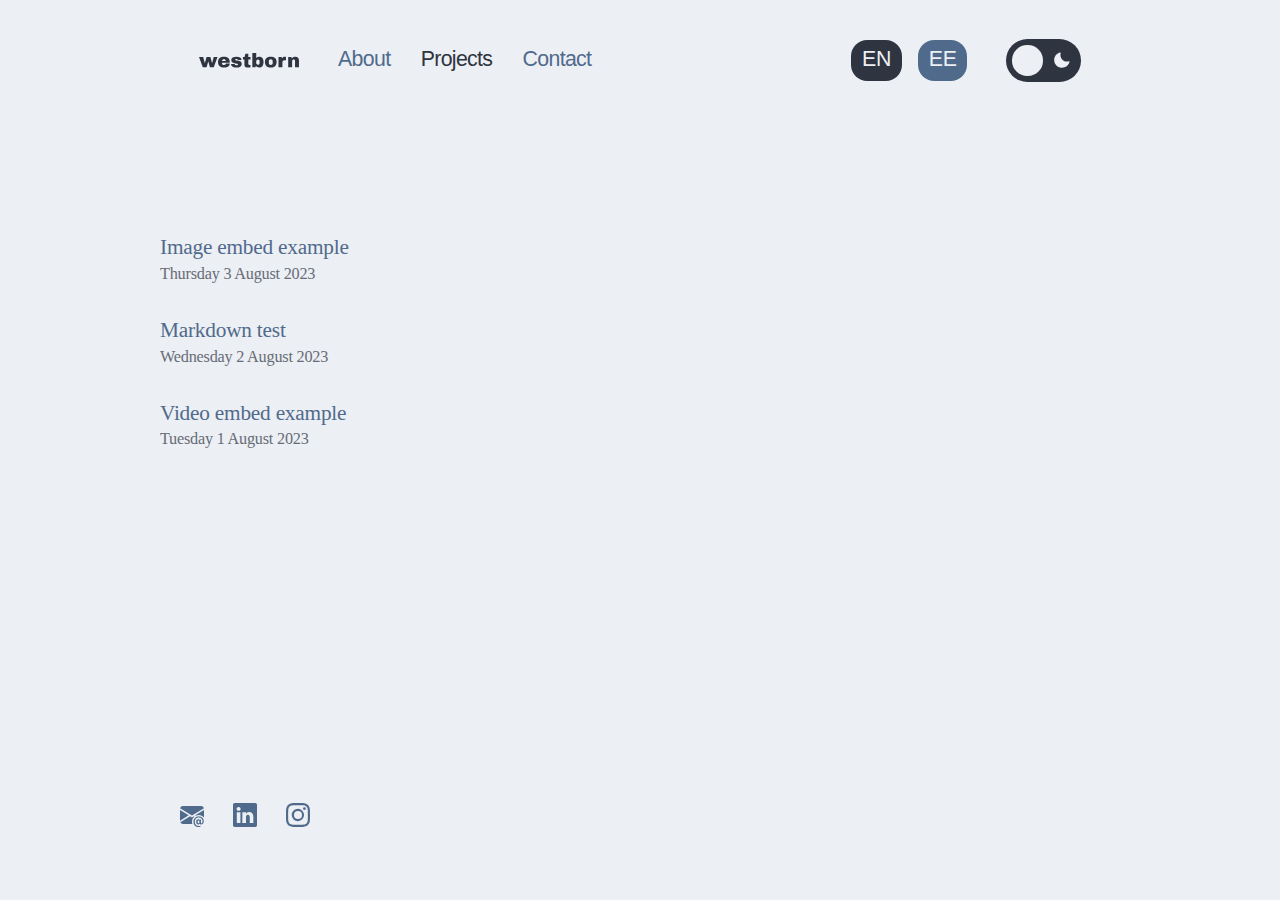
<file: en/index.html>
<!DOCTYPE html><html lang="en-gb" dir="ltr" x-data="" :data-theme="$store.elva.theme"><head><meta charset="utf-8"><style>:where(img){height:auto;}</style>

        <!-- charset / viewport -->
        
        <meta name="viewport" content="width=device-width, initial-scale=1.0">

        <!-- title / description -->
        <title>Home • Westborn</title>
		<meta name="description" content="A multilingual, clean, green, 11ty starter theme">

        <!-- canonical / alternates -->
        <link rel="canonical" href="http://localhost:8080/en/">
        <link rel="alternate" hreflang="en" href="http://localhost:8080/en/"><link rel="alternate" hreflang="ee" href="http://localhost:8080/ee/">

        <!-- open graph -->
        <meta property="og:site_name" content="Westborn">
        <meta property="og:title" content="Home • Westborn">
        <meta property="og:description" content="A multilingual, clean, green, 11ty starter theme">
        <meta property="og:type" content="website">
        <meta property="og:url" content="http://localhost:8080/en/">
        <meta property="og:image" content="http://localhost:8080/assets/img/opengraph-default.png">
        <meta property="og:image:alt" content="An English description of the default opengraph image">

        <!-- icons -->
        <link rel="apple-touch-icon" sizes="180x180" href="/apple-touch-icon.png">
        <link rel="icon" type="image/png" sizes="32x32" href="/favicon-32x32.png">
        <link rel="icon" type="image/png" sizes="16x16" href="/favicon-16x16.png">
        <link rel="manifest" href="/site.webmanifest">
        <link rel="mask-icon" href="/safari-pinned-tab.svg" color="#5bbad5">
        <meta name="msapplication-TileColor" content="#da532c">

        <!-- styles -->
        <link rel="stylesheet" href="/assets/css/bundle.css?v=1720364021556">

        <!-- feeds -->
        <link rel="alternate" href="http://localhost:8080/feed/feed.xml" type="application/atom+xml" title="RSS Feed • Westborn">
		<link rel="alternate" href="http://localhost:8080/feed/feed.json" type="application/json" title="JSON Feed • Westborn">

        <!-- preload / prefetch -->
        

        <!-- everything else -->
        <link rel="manifest" href="http://localhost:8080/en/site.webmanifest" "="">
        <meta name="theme-color" media="(prefers-color-scheme: light)" content="#eceff4">
        <meta name="theme-color" media="(prefers-color-scheme: dark)" content="#2e3440">
        
        

        <!-- set theme before page renders to stop fouc -->
        <script>document.documentElement.dataset.theme = localStorage.getItem('theme') === null ? window.matchMedia('(prefers-color-scheme: dark)').matches ? 'dark' : 'light' : localStorage.getItem('theme')</script>
    </head>
    <body class="home">
        <!-- header -->
        <div class="container">
            <header id="header" role="banner" class="header">

    <a href="#content" class="skip-link screen-reader-text">Skip to content</a>

    <nav class="navigation">
    <a class="site-logo" href="/" aria-label="Home">
        <svg fill="none" height="72" viewBox="0 0 485 72" width="485" xmlns="http://www.w3.org/2000/svg" xmlns:xlink="http://www.w3.org/1999/xlink" aria-labelledby="logo-title" role="img">
            <title id="logo-title">Westborn</title>
            <path fill-rule="evenodd" fill="currentColor" d="M465.841,69.320 L465.841,39.039 C465.841,36.881 465.284,35.151 464.174,33.849 C463.063,32.549 461.492,31.897 459.461,31.897 C457.111,31.897 455.207,32.659 453.747,34.182 C452.286,35.706 451.557,37.579 451.557,39.800 L451.557,69.320 L432.608,69.320 L432.608,19.042 L448.129,19.042 L449.367,26.660 C451.334,23.993 453.921,21.867 457.128,20.279 C460.333,18.693 463.713,17.899 467.269,17.899 C473.109,17.899 477.490,19.518 480.410,22.755 C483.329,25.993 484.791,30.659 484.791,36.753 L484.791,69.320 L465.841,69.320 ZM407.135,37.896 C405.388,39.928 404.516,42.943 404.516,46.942 L404.516,69.320 L385.567,69.320 L385.567,19.042 L401.088,19.042 L402.326,26.660 C403.469,23.740 405.278,21.534 407.754,20.041 C410.230,18.551 413.023,17.804 416.134,17.804 C417.593,17.804 418.895,17.979 420.038,18.327 C421.181,18.677 421.752,18.884 421.752,18.946 L421.752,34.849 L415.658,34.849 C411.721,34.849 408.880,35.865 407.135,37.896 ZM348.048,70.463 C339.223,70.463 332.303,68.241 327.289,63.797 C322.274,59.354 319.766,52.815 319.766,44.181 C319.766,35.548 322.274,29.009 327.289,24.565 C332.303,20.122 339.223,17.899 348.048,17.899 C356.871,17.899 363.808,20.137 368.855,24.612 C373.902,29.088 376.425,35.611 376.425,44.181 C376.425,52.751 373.902,59.274 368.855,63.749 C363.808,68.225 356.871,70.463 348.048,70.463 ZM357.475,41.515 C357.475,34.341 354.333,30.754 348.048,30.754 C341.826,30.754 338.716,34.341 338.716,41.515 L338.716,46.942 C338.716,54.053 341.826,57.607 348.048,57.607 C354.333,57.607 357.475,54.053 357.475,46.942 L357.475,41.515 ZM291.675,70.463 C284.691,70.463 279.359,67.701 275.677,62.178 L274.059,69.320 L258.632,69.320 L258.632,0.282 L277.582,0.282 L277.582,23.708 C281.201,19.836 285.898,17.899 291.675,17.899 C298.467,17.899 303.705,20.105 307.387,24.517 C311.068,28.930 312.910,35.453 312.910,44.086 C312.910,52.784 311.068,59.354 307.387,63.797 C303.705,68.241 298.467,70.463 291.675,70.463 ZM293.961,41.705 C293.961,35.167 291.230,31.897 285.771,31.897 C282.977,31.897 280.882,32.897 279.486,34.896 C278.089,36.896 277.392,39.484 277.392,42.657 L277.392,45.800 C277.392,48.975 278.089,51.546 279.486,53.513 C280.882,55.481 282.977,56.465 285.771,56.465 C291.230,56.465 293.961,53.227 293.961,46.752 L293.961,41.705 ZM237.588,70.463 C232.001,70.463 227.699,69.447 224.685,67.416 C221.669,65.385 220.162,61.925 220.162,57.036 L220.162,31.897 L213.115,31.897 L213.115,19.042 L220.923,19.042 L225.018,3.806 L239.111,3.806 L239.111,19.042 L249.776,19.042 L249.776,31.897 L239.111,31.897 L239.111,51.037 C239.111,53.322 239.492,54.989 240.254,56.036 C241.016,57.084 242.411,57.607 244.444,57.607 L249.776,57.607 L249.776,68.749 C248.253,69.258 246.284,69.668 243.873,69.987 C241.459,70.304 239.364,70.463 237.588,70.463 ZM185.024,36.658 C189.467,37.293 193.180,38.039 196.165,38.896 C199.148,39.753 201.751,41.276 203.973,43.467 C206.195,45.657 207.306,48.720 207.306,52.656 C207.306,59.069 204.909,63.639 200.117,66.368 C195.323,69.098 189.054,70.463 181.310,70.463 C176.866,70.463 172.676,69.844 168.740,68.606 C164.803,67.368 161.599,65.449 159.123,62.845 C156.647,60.243 155.409,56.941 155.409,52.941 L173.025,52.941 L173.025,53.322 C173.088,55.481 173.993,56.989 175.739,57.846 C177.485,58.703 179.342,59.131 181.310,59.131 C186.579,59.131 189.214,57.893 189.214,55.417 C189.214,54.148 188.388,53.227 186.738,52.656 C185.086,52.084 182.389,51.482 178.644,50.847 C174.135,50.085 170.438,49.260 167.550,48.371 C164.661,47.482 162.137,45.975 159.980,43.848 C157.821,41.721 156.742,38.753 156.742,34.944 C156.742,28.787 159.075,24.407 163.741,21.803 C168.407,19.201 174.485,17.899 181.977,17.899 C188.705,17.899 194.403,19.217 199.069,21.851 C203.735,24.486 206.068,28.564 206.068,34.087 L188.452,34.087 C188.452,32.247 187.626,30.945 185.976,30.183 C184.833,29.549 183.405,29.231 181.691,29.231 C177.120,29.231 174.835,30.311 174.835,32.468 C174.835,33.675 175.628,34.532 177.215,35.039 C178.801,35.548 181.405,36.087 185.024,36.658 ZM121.319,58.369 C124.492,58.369 126.825,57.703 128.318,56.370 C129.808,55.036 130.555,53.260 130.555,51.037 L148.934,51.037 C148.934,57.131 146.616,61.893 141.982,65.321 C137.347,68.749 130.587,70.463 121.699,70.463 C112.367,70.463 105.130,68.289 99.988,63.940 C94.846,59.592 92.275,53.005 92.275,44.181 C92.275,35.548 94.782,29.009 99.798,24.565 C104.812,20.122 111.732,17.899 120.557,17.899 C129.761,17.899 136.793,20.058 141.649,24.374 C146.505,28.692 148.934,35.294 148.934,44.181 L148.934,47.418 L111.225,47.418 C111.225,51.037 112.034,53.767 113.653,55.608 C115.272,57.450 117.826,58.369 121.319,58.369 ZM129.794,38.467 C129.794,35.865 129.047,33.801 127.556,32.278 C126.063,30.754 123.985,29.992 121.319,29.992 C115.351,29.992 112.018,32.818 111.320,38.467 L129.794,38.467 ZM52.947,69.320 L45.139,41.324 L44.758,41.324 L36.854,69.320 L18.381,69.320 L0.002,19.042 L20.381,19.042 L27.998,48.752 L28.665,48.752 L36.569,19.042 L55.423,19.042 L63.041,48.752 L63.708,48.752 L71.421,19.042 L89.894,19.042 L71.421,69.320 L52.947,69.320 Z"></path>
        </svg>
    </a>
    <ul class="navigation-menu">
        
        <li>
            <a href="/en/about/">
                About
            </a>
        </li>
        <li>
            <a href="/en/" aria-current="page">
                Projects
            </a>
        </li>
        <li>
            <a href="/en/contact/">
                Contact
            </a>
        </li>
    </ul>

    
        <div class="switch-language">
	
		
			<a href="/en/" lang="en" hreflang="en" aria-label="EN: English" aria-current="page" class="current">
				EN
			</a>
		
	
		
			
			
				
			
			
				<a href="/ee/" lang="ee" hreflang="ee" aria-label="EE: Eesti">
					EE
				</a>
			
		
	
</div>
    

    <div class="switch-wrapper" x-data="" x-cloak="">
	<input class="switch" id="darkmode" type="checkbox" value="dark" :checked="$store.elva.theme === 'dark'">
	<label class="switch-btn" for="darkmode" tabindex="0" aria-label="Toggle dark/light theme" @keydown.prevent.space="" @click="$store.elva.themeToggle()" @keyup.prevent.space="$store.elva.themeToggle()" :class="$store.elva.theme === 'dark' ? 'switch-button-on' : 'switch-button-off'">
        <svg class="icon icon-sun" width="1em" height="1em" viewBox="0 0 24 24" fill="none" aria-labelledby="icon-sun" xmlns="http://www.w3.org/2000/svg">
            <title id="icon-sun">Light</title>
            <circle cx="11.9998" cy="11.9998" r="5.75375" fill="currentColor"></circle>
            <g>
                <circle cx="3.08982" cy="6.85502" r="1.71143" transform="rotate(-60 3.08982 6.85502)" fill="currentColor"></circle>
                <circle cx="3.0903" cy="17.1436" r="1.71143" transform="rotate(-120 3.0903 17.1436)" fill="currentColor"></circle>
                <circle cx="12" cy="22.2881" r="1.71143" fill="currentColor"></circle>
                <circle cx="20.9101" cy="17.1436" r="1.71143" transform="rotate(-60 20.9101 17.1436)" fill="currentColor"></circle>
                <circle cx="20.9101" cy="6.8555" r="1.71143" transform="rotate(-120 20.9101 6.8555)" fill="currentColor"></circle>
                <circle cx="12" cy="1.71143" r="1.71143" fill="currentColor"></circle>
            </g>
            
        </svg>
        <svg class="icon icon-moon" xmlns="http://www.w3.org/2000/svg" width="1em" height="1em" viewBox="0 0 50 50" aria-labelledby="icon-moon">
            <title id="icon-moon">Dark</title>
            <path d="M 43.81 29.354 C 43.688 28.958 43.413 28.626 43.046 28.432 C 42.679 28.238 42.251 28.198 41.854 28.321 C 36.161 29.886 30.067 28.272 25.894 24.096 C 21.722 19.92 20.113 13.824 21.683 8.133 C 21.848 7.582 21.697 6.985 21.29 6.578 C 20.884 6.172 20.287 6.022 19.736 6.187 C 10.659 8.728 4.691 17.389 5.55 26.776 C 6.408 36.163 13.847 43.598 23.235 44.451 C 32.622 45.304 41.28 39.332 43.816 30.253 C 43.902 29.96 43.9 29.647 43.81 29.354 Z" fill="currentColor"></path>
        </svg>
	</label>
</div>

</nav>

</header>
        </div>

        <!-- content -->
        <main id="content">
            <div class="container">
                <div class="posts-list">
    
<ol reversed="" class="postlist" style="counter-reset: start-from 4">

	<li class="postlist-item">
		<a href="/en/projects/image-embed-example/" class="postlist-link">Image embed example</a>
		<time class="postlist-date" datetime="2023-08-03T00:00:00Z">Thursday 3 August 2023</time>
	</li>

	<li class="postlist-item">
		<a href="/en/projects/markdown-test/" class="postlist-link">Markdown test</a>
		<time class="postlist-date" datetime="2023-08-02T00:00:00Z">Wednesday 2 August 2023</time>
	</li>

	<li class="postlist-item">
		<a href="/en/projects/video-embed-example/" class="postlist-link">Video embed example</a>
		<time class="postlist-date" datetime="2023-08-01T00:00:00Z">Tuesday 1 August 2023</time>
	</li>

</ol>

    
</div>
            </div>
        </main>

        <!-- footer -->
        <div class="container">
            <footer id="footer" class="footer">

    <div class="footerdiv">
        <a href="mailto:taavi498@hotmail.com">
            <svg xmlns="http://www.w3.org/2000/svg" width="16" height="16" fill="currentColor" class="bi bi-envelope-at-fill" viewBox="0 0 16 16">
                <path d="M2 2A2 2 0 0 0 .05 3.555L8 8.414l7.95-4.859A2 2 0 0 0 14 2H2Zm-2 9.8V4.698l5.803 3.546L0 11.801Zm6.761-2.97-6.57 4.026A2 2 0 0 0 2 14h6.256A4.493 4.493 0 0 1 8 12.5a4.49 4.49 0 0 1 1.606-3.446l-.367-.225L8 9.586l-1.239-.757ZM16 9.671V4.697l-5.803 3.546.338.208A4.482 4.482 0 0 1 12.5 8c1.414 0 2.675.652 3.5 1.671Z"></path>
                <path d="M15.834 12.244c0 1.168-.577 2.025-1.587 2.025-.503 0-1.002-.228-1.12-.648h-.043c-.118.416-.543.643-1.015.643-.77 0-1.259-.542-1.259-1.434v-.529c0-.844.481-1.4 1.26-1.4.585 0 .87.333.953.63h.03v-.568h.905v2.19c0 .272.18.42.411.42.315 0 .639-.415.639-1.39v-.118c0-1.277-.95-2.326-2.484-2.326h-.04c-1.582 0-2.64 1.067-2.64 2.724v.157c0 1.867 1.237 2.654 2.57 2.654h.045c.507 0 .935-.07 1.18-.18v.731c-.219.1-.643.175-1.237.175h-.044C10.438 16 9 14.82 9 12.646v-.214C9 10.36 10.421 9 12.485 9h.035c2.12 0 3.314 1.43 3.314 3.034v.21Zm-4.04.21v.227c0 .586.227.8.581.8.31 0 .564-.17.564-.743v-.367c0-.516-.275-.708-.572-.708-.346 0-.573.245-.573.791Z"></path>
            </svg>
        </a>
        <a href="https://ee.linkedin.com/in/taavi-turvas-83970112">
            <svg xmlns="http://www.w3.org/2000/svg" width="16" height="16" fill="currentColor" class="bi bi-linkedin" viewBox="0 0 16 16">
                <path d="M0 1.146C0 .513.526 0 1.175 0h13.65C15.474 0 16 .513 16 1.146v13.708c0 .633-.526 1.146-1.175 1.146H1.175C.526 16 0 15.487 0 14.854V1.146zm4.943 12.248V6.169H2.542v7.225h2.401zm-1.2-8.212c.837 0 1.358-.554 1.358-1.248-.015-.709-.52-1.248-1.342-1.248-.822 0-1.359.54-1.359 1.248 0 .694.521 1.248 1.327 1.248h.016zm4.908 8.212V9.359c0-.216.016-.432.08-.586.173-.431.568-.878 1.232-.878.869 0 1.216.662 1.216 1.634v3.865h2.401V9.25c0-2.22-1.184-3.252-2.764-3.252-1.274 0-1.845.7-2.165 1.193v.025h-.016a5.54 5.54 0 0 1 .016-.025V6.169h-2.4c.03.678 0 7.225 0 7.225h2.4z"></path>
            </svg>
        </a>
        <a href="https://www.instagram.com/kavalkits/">
            <svg xmlns="http://www.w3.org/2000/svg" width="16" height="16" fill="currentColor" class="bi bi-instagram" viewBox="0 0 16 16">
                <path d="M8 0C5.829 0 5.556.01 4.703.048 3.85.088 3.269.222 2.76.42a3.917 3.917 0 0 0-1.417.923A3.927 3.927 0 0 0 .42 2.76C.222 3.268.087 3.85.048 4.7.01 5.555 0 5.827 0 8.001c0 2.172.01 2.444.048 3.297.04.852.174 1.433.372 1.942.205.526.478.972.923 1.417.444.445.89.719 1.416.923.51.198 1.09.333 1.942.372C5.555 15.99 5.827 16 8 16s2.444-.01 3.298-.048c.851-.04 1.434-.174 1.943-.372a3.916 3.916 0 0 0 1.416-.923c.445-.445.718-.891.923-1.417.197-.509.332-1.09.372-1.942C15.99 10.445 16 10.173 16 8s-.01-2.445-.048-3.299c-.04-.851-.175-1.433-.372-1.941a3.926 3.926 0 0 0-.923-1.417A3.911 3.911 0 0 0 13.24.42c-.51-.198-1.092-.333-1.943-.372C10.443.01 10.172 0 7.998 0h.003zm-.717 1.442h.718c2.136 0 2.389.007 3.232.046.78.035 1.204.166 1.486.275.373.145.64.319.92.599.28.28.453.546.598.92.11.281.24.705.275 1.485.039.843.047 1.096.047 3.231s-.008 2.389-.047 3.232c-.035.78-.166 1.203-.275 1.485a2.47 2.47 0 0 1-.599.919c-.28.28-.546.453-.92.598-.28.11-.704.24-1.485.276-.843.038-1.096.047-3.232.047s-2.39-.009-3.233-.047c-.78-.036-1.203-.166-1.485-.276a2.478 2.478 0 0 1-.92-.598 2.48 2.48 0 0 1-.6-.92c-.109-.281-.24-.705-.275-1.485-.038-.843-.046-1.096-.046-3.233 0-2.136.008-2.388.046-3.231.036-.78.166-1.204.276-1.486.145-.373.319-.64.599-.92.28-.28.546-.453.92-.598.282-.11.705-.24 1.485-.276.738-.034 1.024-.044 2.515-.045v.002zm4.988 1.328a.96.96 0 1 0 0 1.92.96.96 0 0 0 0-1.92zm-4.27 1.122a4.109 4.109 0 1 0 0 8.217 4.109 4.109 0 0 0 0-8.217zm0 1.441a2.667 2.667 0 1 1 0 5.334 2.667 2.667 0 0 1 0-5.334z"></path>
            </svg>
        </a>
    </div>
</footer>
        </div>

        <!-- scripts -->
        <script src="/assets/js/bundle.js?v=1720364021558" defer=""></script>
    
</body></html>
</file>
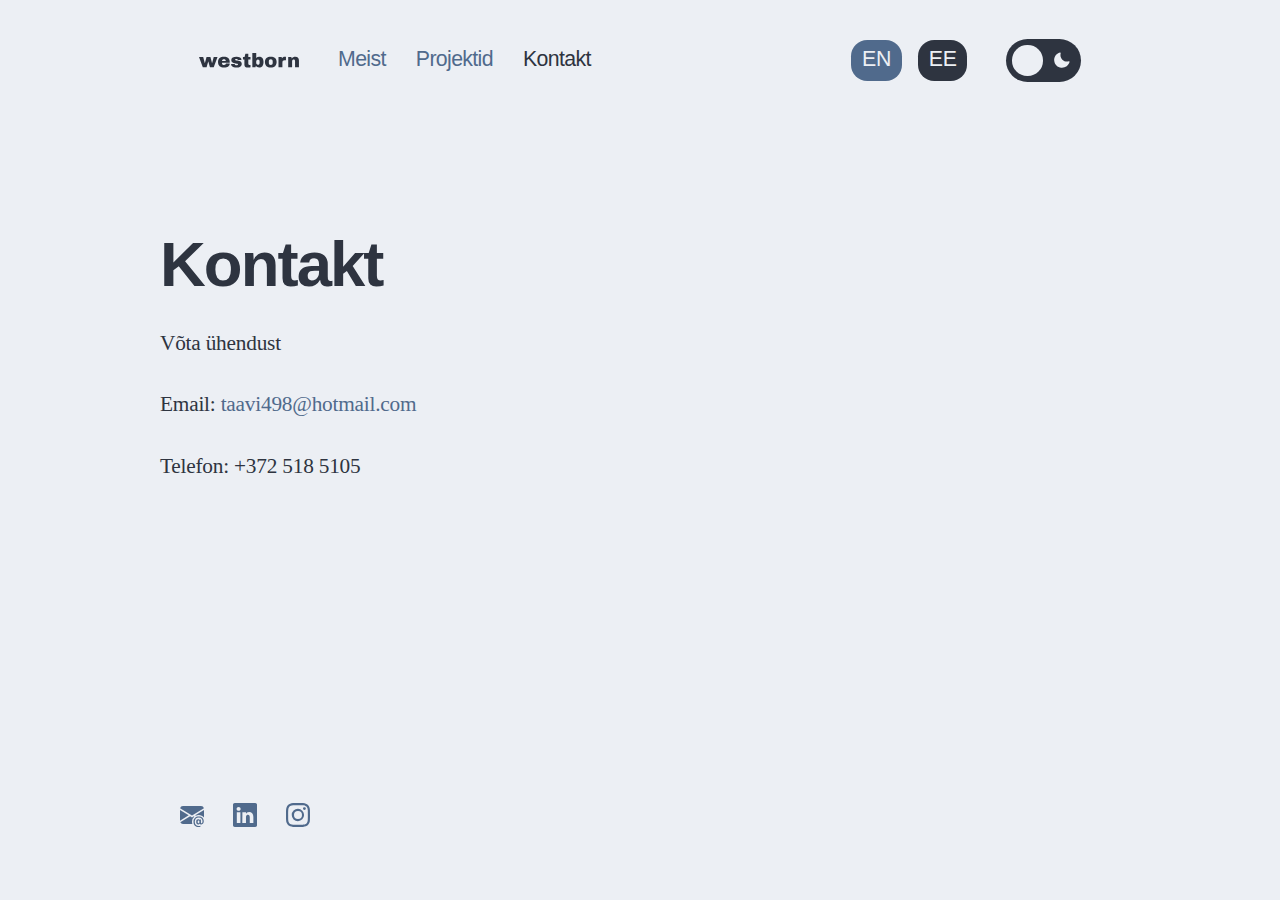
<file: ee/kontakt/index.html>
<!DOCTYPE html><html lang="ee-ee" dir="ltr" x-data="" :data-theme="$store.elva.theme"><head><meta charset="utf-8"><style>:where(img){height:auto;}</style>

        <!-- charset / viewport -->
        
        <meta name="viewport" content="width=device-width, initial-scale=1.0">

        <!-- title / description -->
        <title>Kontakt • Westborn</title>
		<meta name="description" content="Ett flerspråkigt, rent, grönt, 11ty starter theme. elva ger en solid grund för ditt nästa webbprojekt och ett inbyggt CMS för att hantera innehåll.">

        <!-- canonical / alternates -->
        <link rel="canonical" href="http://localhost:8080/ee/kontakt/">
        <link rel="alternate" hreflang="ee" href="http://localhost:8080/ee/kontakt/"><link rel="alternate" hreflang="en" href="http://localhost:8080/en/contact/">

        <!-- open graph -->
        <meta property="og:site_name" content="Westborn">
        <meta property="og:title" content="Kontakt • Westborn">
        <meta property="og:description" content="Ett flerspråkigt, rent, grönt, 11ty starter theme. elva ger en solid grund för ditt nästa webbprojekt och ett inbyggt CMS för att hantera innehåll.">
        <meta property="og:type" content="website">
        <meta property="og:url" content="http://localhost:8080/ee/kontakt/">
        <meta property="og:image" content="http://localhost:8080/assets/img/opengraph-default.png">
        <meta property="og:image:alt" content="A Swedish description of the default opengraph image">

        <!-- icons -->
        <link rel="apple-touch-icon" sizes="180x180" href="/apple-touch-icon.png">
        <link rel="icon" type="image/png" sizes="32x32" href="/favicon-32x32.png">
        <link rel="icon" type="image/png" sizes="16x16" href="/favicon-16x16.png">
        <link rel="manifest" href="/site.webmanifest">
        <link rel="mask-icon" href="/safari-pinned-tab.svg" color="#5bbad5">
        <meta name="msapplication-TileColor" content="#da532c">

        <!-- styles -->
        <link rel="stylesheet" href="/assets/css/bundle.css?v=1720364021563">

        <!-- feeds -->
        <link rel="alternate" href="http://localhost:8080/feed/feed.xml" type="application/atom+xml" title="RSS Feed • Westborn">
		<link rel="alternate" href="http://localhost:8080/feed/feed.json" type="application/json" title="JSON Feed • Westborn">

        <!-- preload / prefetch -->
        

        <!-- everything else -->
        <link rel="manifest" href="http://localhost:8080/ee/site.webmanifest" "="">
        <meta name="theme-color" media="(prefers-color-scheme: light)" content="#eceff4">
        <meta name="theme-color" media="(prefers-color-scheme: dark)" content="#2e3440">
        
        

        <!-- set theme before page renders to stop fouc -->
        <script>document.documentElement.dataset.theme = localStorage.getItem('theme') === null ? window.matchMedia('(prefers-color-scheme: dark)').matches ? 'dark' : 'light' : localStorage.getItem('theme')</script>
    </head>
    <body class="page">
        <!-- header -->
        <div class="container">
            <header id="header" role="banner" class="header">

    <a href="#content" class="skip-link screen-reader-text">Hoppa till innehållet</a>

    <nav class="navigation">
    <a class="site-logo" href="/" aria-label="Hem">
        <svg fill="none" height="72" viewBox="0 0 485 72" width="485" xmlns="http://www.w3.org/2000/svg" xmlns:xlink="http://www.w3.org/1999/xlink" aria-labelledby="logo-title" role="img">
            <title id="logo-title">Westborn</title>
            <path fill-rule="evenodd" fill="currentColor" d="M465.841,69.320 L465.841,39.039 C465.841,36.881 465.284,35.151 464.174,33.849 C463.063,32.549 461.492,31.897 459.461,31.897 C457.111,31.897 455.207,32.659 453.747,34.182 C452.286,35.706 451.557,37.579 451.557,39.800 L451.557,69.320 L432.608,69.320 L432.608,19.042 L448.129,19.042 L449.367,26.660 C451.334,23.993 453.921,21.867 457.128,20.279 C460.333,18.693 463.713,17.899 467.269,17.899 C473.109,17.899 477.490,19.518 480.410,22.755 C483.329,25.993 484.791,30.659 484.791,36.753 L484.791,69.320 L465.841,69.320 ZM407.135,37.896 C405.388,39.928 404.516,42.943 404.516,46.942 L404.516,69.320 L385.567,69.320 L385.567,19.042 L401.088,19.042 L402.326,26.660 C403.469,23.740 405.278,21.534 407.754,20.041 C410.230,18.551 413.023,17.804 416.134,17.804 C417.593,17.804 418.895,17.979 420.038,18.327 C421.181,18.677 421.752,18.884 421.752,18.946 L421.752,34.849 L415.658,34.849 C411.721,34.849 408.880,35.865 407.135,37.896 ZM348.048,70.463 C339.223,70.463 332.303,68.241 327.289,63.797 C322.274,59.354 319.766,52.815 319.766,44.181 C319.766,35.548 322.274,29.009 327.289,24.565 C332.303,20.122 339.223,17.899 348.048,17.899 C356.871,17.899 363.808,20.137 368.855,24.612 C373.902,29.088 376.425,35.611 376.425,44.181 C376.425,52.751 373.902,59.274 368.855,63.749 C363.808,68.225 356.871,70.463 348.048,70.463 ZM357.475,41.515 C357.475,34.341 354.333,30.754 348.048,30.754 C341.826,30.754 338.716,34.341 338.716,41.515 L338.716,46.942 C338.716,54.053 341.826,57.607 348.048,57.607 C354.333,57.607 357.475,54.053 357.475,46.942 L357.475,41.515 ZM291.675,70.463 C284.691,70.463 279.359,67.701 275.677,62.178 L274.059,69.320 L258.632,69.320 L258.632,0.282 L277.582,0.282 L277.582,23.708 C281.201,19.836 285.898,17.899 291.675,17.899 C298.467,17.899 303.705,20.105 307.387,24.517 C311.068,28.930 312.910,35.453 312.910,44.086 C312.910,52.784 311.068,59.354 307.387,63.797 C303.705,68.241 298.467,70.463 291.675,70.463 ZM293.961,41.705 C293.961,35.167 291.230,31.897 285.771,31.897 C282.977,31.897 280.882,32.897 279.486,34.896 C278.089,36.896 277.392,39.484 277.392,42.657 L277.392,45.800 C277.392,48.975 278.089,51.546 279.486,53.513 C280.882,55.481 282.977,56.465 285.771,56.465 C291.230,56.465 293.961,53.227 293.961,46.752 L293.961,41.705 ZM237.588,70.463 C232.001,70.463 227.699,69.447 224.685,67.416 C221.669,65.385 220.162,61.925 220.162,57.036 L220.162,31.897 L213.115,31.897 L213.115,19.042 L220.923,19.042 L225.018,3.806 L239.111,3.806 L239.111,19.042 L249.776,19.042 L249.776,31.897 L239.111,31.897 L239.111,51.037 C239.111,53.322 239.492,54.989 240.254,56.036 C241.016,57.084 242.411,57.607 244.444,57.607 L249.776,57.607 L249.776,68.749 C248.253,69.258 246.284,69.668 243.873,69.987 C241.459,70.304 239.364,70.463 237.588,70.463 ZM185.024,36.658 C189.467,37.293 193.180,38.039 196.165,38.896 C199.148,39.753 201.751,41.276 203.973,43.467 C206.195,45.657 207.306,48.720 207.306,52.656 C207.306,59.069 204.909,63.639 200.117,66.368 C195.323,69.098 189.054,70.463 181.310,70.463 C176.866,70.463 172.676,69.844 168.740,68.606 C164.803,67.368 161.599,65.449 159.123,62.845 C156.647,60.243 155.409,56.941 155.409,52.941 L173.025,52.941 L173.025,53.322 C173.088,55.481 173.993,56.989 175.739,57.846 C177.485,58.703 179.342,59.131 181.310,59.131 C186.579,59.131 189.214,57.893 189.214,55.417 C189.214,54.148 188.388,53.227 186.738,52.656 C185.086,52.084 182.389,51.482 178.644,50.847 C174.135,50.085 170.438,49.260 167.550,48.371 C164.661,47.482 162.137,45.975 159.980,43.848 C157.821,41.721 156.742,38.753 156.742,34.944 C156.742,28.787 159.075,24.407 163.741,21.803 C168.407,19.201 174.485,17.899 181.977,17.899 C188.705,17.899 194.403,19.217 199.069,21.851 C203.735,24.486 206.068,28.564 206.068,34.087 L188.452,34.087 C188.452,32.247 187.626,30.945 185.976,30.183 C184.833,29.549 183.405,29.231 181.691,29.231 C177.120,29.231 174.835,30.311 174.835,32.468 C174.835,33.675 175.628,34.532 177.215,35.039 C178.801,35.548 181.405,36.087 185.024,36.658 ZM121.319,58.369 C124.492,58.369 126.825,57.703 128.318,56.370 C129.808,55.036 130.555,53.260 130.555,51.037 L148.934,51.037 C148.934,57.131 146.616,61.893 141.982,65.321 C137.347,68.749 130.587,70.463 121.699,70.463 C112.367,70.463 105.130,68.289 99.988,63.940 C94.846,59.592 92.275,53.005 92.275,44.181 C92.275,35.548 94.782,29.009 99.798,24.565 C104.812,20.122 111.732,17.899 120.557,17.899 C129.761,17.899 136.793,20.058 141.649,24.374 C146.505,28.692 148.934,35.294 148.934,44.181 L148.934,47.418 L111.225,47.418 C111.225,51.037 112.034,53.767 113.653,55.608 C115.272,57.450 117.826,58.369 121.319,58.369 ZM129.794,38.467 C129.794,35.865 129.047,33.801 127.556,32.278 C126.063,30.754 123.985,29.992 121.319,29.992 C115.351,29.992 112.018,32.818 111.320,38.467 L129.794,38.467 ZM52.947,69.320 L45.139,41.324 L44.758,41.324 L36.854,69.320 L18.381,69.320 L0.002,19.042 L20.381,19.042 L27.998,48.752 L28.665,48.752 L36.569,19.042 L55.423,19.042 L63.041,48.752 L63.708,48.752 L71.421,19.042 L89.894,19.042 L71.421,69.320 L52.947,69.320 Z"></path>
        </svg>
    </a>
    <ul class="navigation-menu">
        
        <li>
            <a href="/ee/meist/">
                Meist
            </a>
        </li>
        <li>
            <a href="/ee/">
                Projektid
            </a>
        </li>
        <li>
            <a href="/ee/kontakt/" aria-current="page">
                Kontakt
            </a>
        </li>
    </ul>

    
        <div class="switch-language">
	
		
			
			
				
			
			
				<a href="/en/contact/" lang="en" hreflang="en" aria-label="EN: English">
					EN
				</a>
			
		
	
		
			<a href="/ee/kontakt/" lang="ee" hreflang="ee" aria-label="EE: Eesti" aria-current="page" class="current">
				EE
			</a>
		
	
</div>
    

    <div class="switch-wrapper" x-data="" x-cloak="">
	<input class="switch" id="darkmode" type="checkbox" value="dark" :checked="$store.elva.theme === 'dark'">
	<label class="switch-btn" for="darkmode" tabindex="0" aria-label="Toggle dark/light theme" @keydown.prevent.space="" @click="$store.elva.themeToggle()" @keyup.prevent.space="$store.elva.themeToggle()" :class="$store.elva.theme === 'dark' ? 'switch-button-on' : 'switch-button-off'">
        <svg class="icon icon-sun" width="1em" height="1em" viewBox="0 0 24 24" fill="none" aria-labelledby="icon-sun" xmlns="http://www.w3.org/2000/svg">
            <title id="icon-sun">Ljus</title>
            <circle cx="11.9998" cy="11.9998" r="5.75375" fill="currentColor"></circle>
            <g>
                <circle cx="3.08982" cy="6.85502" r="1.71143" transform="rotate(-60 3.08982 6.85502)" fill="currentColor"></circle>
                <circle cx="3.0903" cy="17.1436" r="1.71143" transform="rotate(-120 3.0903 17.1436)" fill="currentColor"></circle>
                <circle cx="12" cy="22.2881" r="1.71143" fill="currentColor"></circle>
                <circle cx="20.9101" cy="17.1436" r="1.71143" transform="rotate(-60 20.9101 17.1436)" fill="currentColor"></circle>
                <circle cx="20.9101" cy="6.8555" r="1.71143" transform="rotate(-120 20.9101 6.8555)" fill="currentColor"></circle>
                <circle cx="12" cy="1.71143" r="1.71143" fill="currentColor"></circle>
            </g>
            
        </svg>
        <svg class="icon icon-moon" xmlns="http://www.w3.org/2000/svg" width="1em" height="1em" viewBox="0 0 50 50" aria-labelledby="icon-moon">
            <title id="icon-moon">Mörk</title>
            <path d="M 43.81 29.354 C 43.688 28.958 43.413 28.626 43.046 28.432 C 42.679 28.238 42.251 28.198 41.854 28.321 C 36.161 29.886 30.067 28.272 25.894 24.096 C 21.722 19.92 20.113 13.824 21.683 8.133 C 21.848 7.582 21.697 6.985 21.29 6.578 C 20.884 6.172 20.287 6.022 19.736 6.187 C 10.659 8.728 4.691 17.389 5.55 26.776 C 6.408 36.163 13.847 43.598 23.235 44.451 C 32.622 45.304 41.28 39.332 43.816 30.253 C 43.902 29.96 43.9 29.647 43.81 29.354 Z" fill="currentColor"></path>
        </svg>
	</label>
</div>

</nav>

</header>
        </div>

        <!-- content -->
        <main id="content">
            <div class="container">
                <article class="hentry">
    <header class="entry-header">
        <h1 class="entry-title">Kontakt</h1>
    </header>
    <div class="entry-content">
        <p>Võta ühendust</p>
<p>Email: <a href="mailto:taavi498@hotmail.com">taavi498@hotmail.com</a></p>
<p>Telefon: +372 518 5105</p>

    </div>
</article>
            </div>
        </main>

        <!-- footer -->
        <div class="container">
            <footer id="footer" class="footer">

    <div class="footerdiv">
        <a href="mailto:taavi498@hotmail.com">
            <svg xmlns="http://www.w3.org/2000/svg" width="16" height="16" fill="currentColor" class="bi bi-envelope-at-fill" viewBox="0 0 16 16">
                <path d="M2 2A2 2 0 0 0 .05 3.555L8 8.414l7.95-4.859A2 2 0 0 0 14 2H2Zm-2 9.8V4.698l5.803 3.546L0 11.801Zm6.761-2.97-6.57 4.026A2 2 0 0 0 2 14h6.256A4.493 4.493 0 0 1 8 12.5a4.49 4.49 0 0 1 1.606-3.446l-.367-.225L8 9.586l-1.239-.757ZM16 9.671V4.697l-5.803 3.546.338.208A4.482 4.482 0 0 1 12.5 8c1.414 0 2.675.652 3.5 1.671Z"></path>
                <path d="M15.834 12.244c0 1.168-.577 2.025-1.587 2.025-.503 0-1.002-.228-1.12-.648h-.043c-.118.416-.543.643-1.015.643-.77 0-1.259-.542-1.259-1.434v-.529c0-.844.481-1.4 1.26-1.4.585 0 .87.333.953.63h.03v-.568h.905v2.19c0 .272.18.42.411.42.315 0 .639-.415.639-1.39v-.118c0-1.277-.95-2.326-2.484-2.326h-.04c-1.582 0-2.64 1.067-2.64 2.724v.157c0 1.867 1.237 2.654 2.57 2.654h.045c.507 0 .935-.07 1.18-.18v.731c-.219.1-.643.175-1.237.175h-.044C10.438 16 9 14.82 9 12.646v-.214C9 10.36 10.421 9 12.485 9h.035c2.12 0 3.314 1.43 3.314 3.034v.21Zm-4.04.21v.227c0 .586.227.8.581.8.31 0 .564-.17.564-.743v-.367c0-.516-.275-.708-.572-.708-.346 0-.573.245-.573.791Z"></path>
            </svg>
        </a>
        <a href="https://ee.linkedin.com/in/taavi-turvas-83970112">
            <svg xmlns="http://www.w3.org/2000/svg" width="16" height="16" fill="currentColor" class="bi bi-linkedin" viewBox="0 0 16 16">
                <path d="M0 1.146C0 .513.526 0 1.175 0h13.65C15.474 0 16 .513 16 1.146v13.708c0 .633-.526 1.146-1.175 1.146H1.175C.526 16 0 15.487 0 14.854V1.146zm4.943 12.248V6.169H2.542v7.225h2.401zm-1.2-8.212c.837 0 1.358-.554 1.358-1.248-.015-.709-.52-1.248-1.342-1.248-.822 0-1.359.54-1.359 1.248 0 .694.521 1.248 1.327 1.248h.016zm4.908 8.212V9.359c0-.216.016-.432.08-.586.173-.431.568-.878 1.232-.878.869 0 1.216.662 1.216 1.634v3.865h2.401V9.25c0-2.22-1.184-3.252-2.764-3.252-1.274 0-1.845.7-2.165 1.193v.025h-.016a5.54 5.54 0 0 1 .016-.025V6.169h-2.4c.03.678 0 7.225 0 7.225h2.4z"></path>
            </svg>
        </a>
        <a href="https://www.instagram.com/kavalkits/">
            <svg xmlns="http://www.w3.org/2000/svg" width="16" height="16" fill="currentColor" class="bi bi-instagram" viewBox="0 0 16 16">
                <path d="M8 0C5.829 0 5.556.01 4.703.048 3.85.088 3.269.222 2.76.42a3.917 3.917 0 0 0-1.417.923A3.927 3.927 0 0 0 .42 2.76C.222 3.268.087 3.85.048 4.7.01 5.555 0 5.827 0 8.001c0 2.172.01 2.444.048 3.297.04.852.174 1.433.372 1.942.205.526.478.972.923 1.417.444.445.89.719 1.416.923.51.198 1.09.333 1.942.372C5.555 15.99 5.827 16 8 16s2.444-.01 3.298-.048c.851-.04 1.434-.174 1.943-.372a3.916 3.916 0 0 0 1.416-.923c.445-.445.718-.891.923-1.417.197-.509.332-1.09.372-1.942C15.99 10.445 16 10.173 16 8s-.01-2.445-.048-3.299c-.04-.851-.175-1.433-.372-1.941a3.926 3.926 0 0 0-.923-1.417A3.911 3.911 0 0 0 13.24.42c-.51-.198-1.092-.333-1.943-.372C10.443.01 10.172 0 7.998 0h.003zm-.717 1.442h.718c2.136 0 2.389.007 3.232.046.78.035 1.204.166 1.486.275.373.145.64.319.92.599.28.28.453.546.598.92.11.281.24.705.275 1.485.039.843.047 1.096.047 3.231s-.008 2.389-.047 3.232c-.035.78-.166 1.203-.275 1.485a2.47 2.47 0 0 1-.599.919c-.28.28-.546.453-.92.598-.28.11-.704.24-1.485.276-.843.038-1.096.047-3.232.047s-2.39-.009-3.233-.047c-.78-.036-1.203-.166-1.485-.276a2.478 2.478 0 0 1-.92-.598 2.48 2.48 0 0 1-.6-.92c-.109-.281-.24-.705-.275-1.485-.038-.843-.046-1.096-.046-3.233 0-2.136.008-2.388.046-3.231.036-.78.166-1.204.276-1.486.145-.373.319-.64.599-.92.28-.28.546-.453.92-.598.282-.11.705-.24 1.485-.276.738-.034 1.024-.044 2.515-.045v.002zm4.988 1.328a.96.96 0 1 0 0 1.92.96.96 0 0 0 0-1.92zm-4.27 1.122a4.109 4.109 0 1 0 0 8.217 4.109 4.109 0 0 0 0-8.217zm0 1.441a2.667 2.667 0 1 1 0 5.334 2.667 2.667 0 0 1 0-5.334z"></path>
            </svg>
        </a>
    </div>
</footer>
        </div>

        <!-- scripts -->
        <script src="/assets/js/bundle.js?v=1720364021565" defer=""></script>
    
</body></html>
</file>
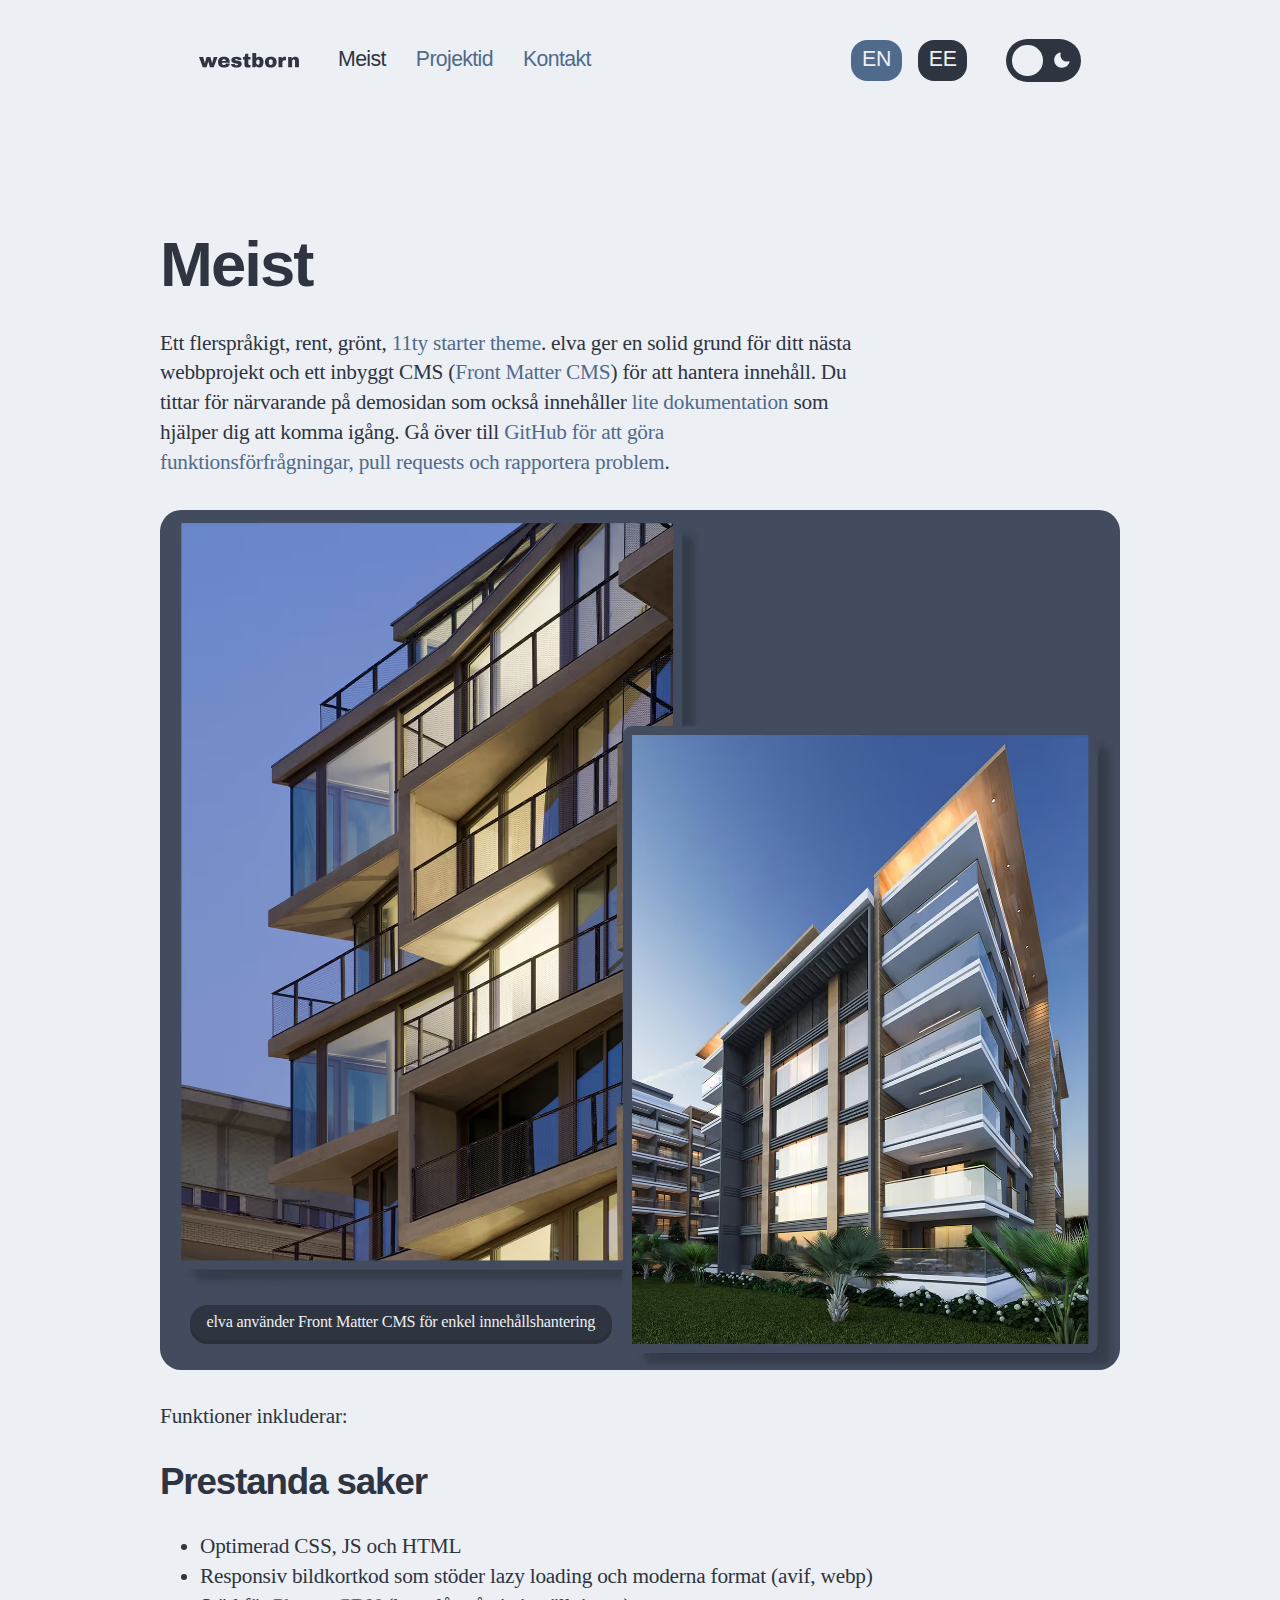
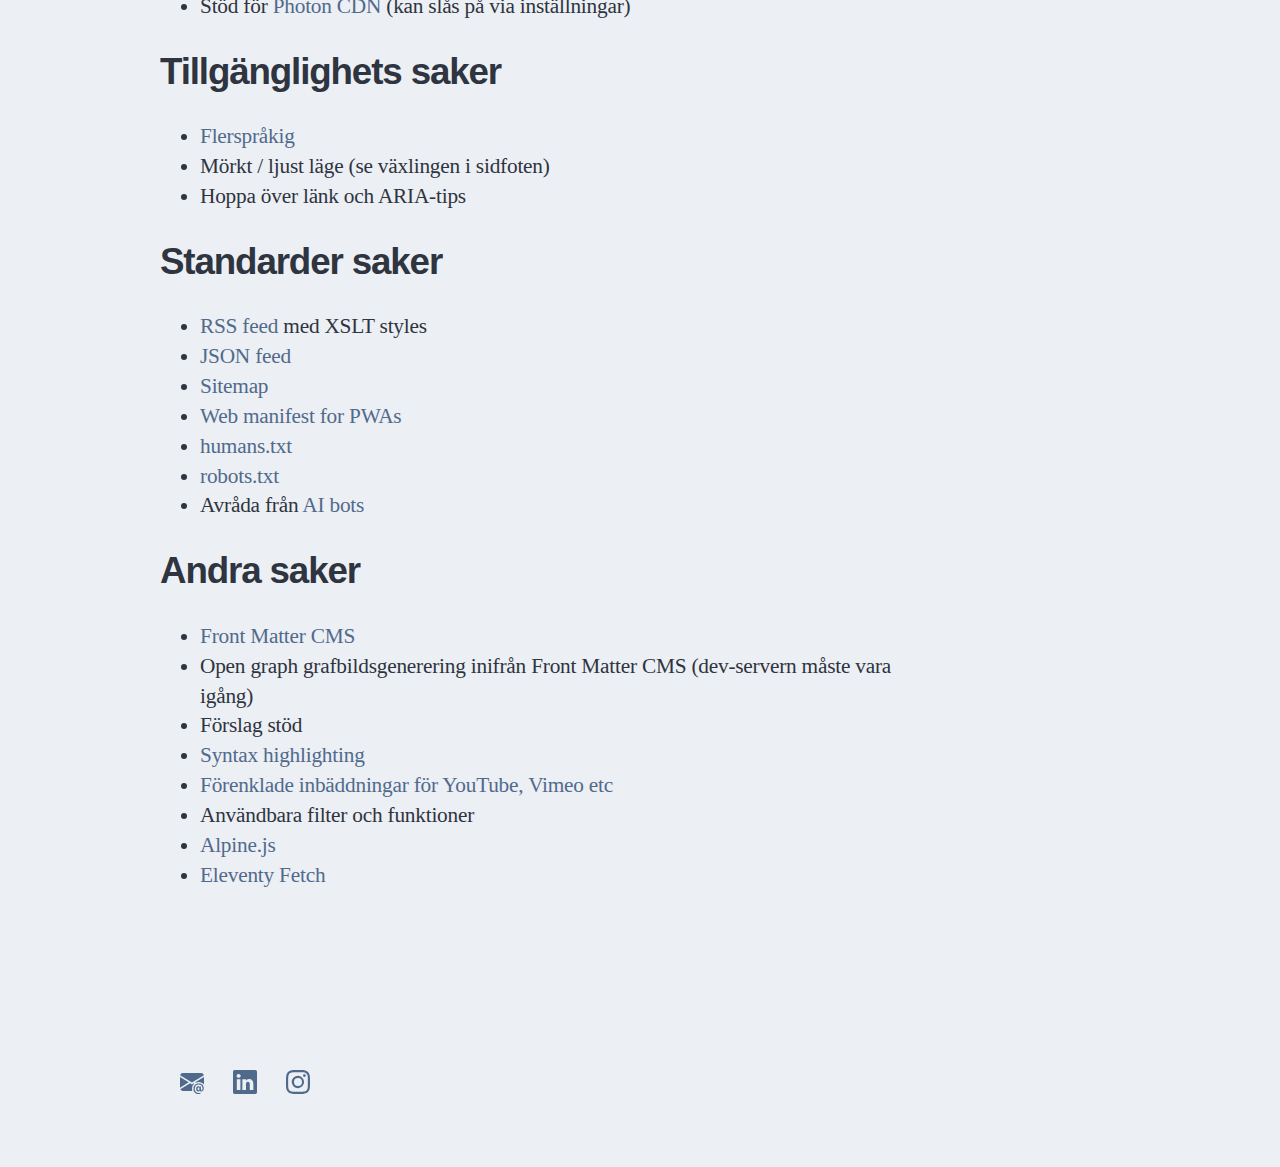
<file: ee/meist/index.html>
<!DOCTYPE html><html lang="ee-ee" dir="ltr" x-data="" :data-theme="$store.elva.theme"><head><meta charset="utf-8"><style>:where(img){height:auto;}</style>

        <!-- charset / viewport -->
        
        <meta name="viewport" content="width=device-width, initial-scale=1.0">

        <!-- title / description -->
        <title>Meist • Westborn</title>
		<meta name="description" content="Ett flerspråkigt, rent, grönt, 11ty starter theme. elva ger en solid grund för ditt nästa webbprojekt och ett inbyggt CMS för att hantera innehåll.">

        <!-- canonical / alternates -->
        <link rel="canonical" href="http://localhost:8080/ee/meist/">
        <link rel="alternate" hreflang="ee" href="http://localhost:8080/ee/meist/"><link rel="alternate" hreflang="en" href="http://localhost:8080/en/about/">

        <!-- open graph -->
        <meta property="og:site_name" content="Westborn">
        <meta property="og:title" content="Meist • Westborn">
        <meta property="og:description" content="Ett flerspråkigt, rent, grönt, 11ty starter theme. elva ger en solid grund för ditt nästa webbprojekt och ett inbyggt CMS för att hantera innehåll.">
        <meta property="og:type" content="website">
        <meta property="og:url" content="http://localhost:8080/ee/meist/">
        <meta property="og:image" content="http://localhost:8080/assets/img/opengraph-default.png">
        <meta property="og:image:alt" content="A Swedish description of the default opengraph image">

        <!-- icons -->
        <link rel="apple-touch-icon" sizes="180x180" href="/apple-touch-icon.png">
        <link rel="icon" type="image/png" sizes="32x32" href="/favicon-32x32.png">
        <link rel="icon" type="image/png" sizes="16x16" href="/favicon-16x16.png">
        <link rel="manifest" href="/site.webmanifest">
        <link rel="mask-icon" href="/safari-pinned-tab.svg" color="#5bbad5">
        <meta name="msapplication-TileColor" content="#da532c">

        <!-- styles -->
        <link rel="stylesheet" href="/assets/css/bundle.css?v=1720364021561">

        <!-- feeds -->
        <link rel="alternate" href="http://localhost:8080/feed/feed.xml" type="application/atom+xml" title="RSS Feed • Westborn">
		<link rel="alternate" href="http://localhost:8080/feed/feed.json" type="application/json" title="JSON Feed • Westborn">

        <!-- preload / prefetch -->
        

        <!-- everything else -->
        <link rel="manifest" href="http://localhost:8080/ee/site.webmanifest" "="">
        <meta name="theme-color" media="(prefers-color-scheme: light)" content="#eceff4">
        <meta name="theme-color" media="(prefers-color-scheme: dark)" content="#2e3440">
        
        

        <!-- set theme before page renders to stop fouc -->
        <script>document.documentElement.dataset.theme = localStorage.getItem('theme') === null ? window.matchMedia('(prefers-color-scheme: dark)').matches ? 'dark' : 'light' : localStorage.getItem('theme')</script>
    </head>
    <body class="page">
        <!-- header -->
        <div class="container">
            <header id="header" role="banner" class="header">

    <a href="#content" class="skip-link screen-reader-text">Hoppa till innehållet</a>

    <nav class="navigation">
    <a class="site-logo" href="/" aria-label="Hem">
        <svg fill="none" height="72" viewBox="0 0 485 72" width="485" xmlns="http://www.w3.org/2000/svg" xmlns:xlink="http://www.w3.org/1999/xlink" aria-labelledby="logo-title" role="img">
            <title id="logo-title">Westborn</title>
            <path fill-rule="evenodd" fill="currentColor" d="M465.841,69.320 L465.841,39.039 C465.841,36.881 465.284,35.151 464.174,33.849 C463.063,32.549 461.492,31.897 459.461,31.897 C457.111,31.897 455.207,32.659 453.747,34.182 C452.286,35.706 451.557,37.579 451.557,39.800 L451.557,69.320 L432.608,69.320 L432.608,19.042 L448.129,19.042 L449.367,26.660 C451.334,23.993 453.921,21.867 457.128,20.279 C460.333,18.693 463.713,17.899 467.269,17.899 C473.109,17.899 477.490,19.518 480.410,22.755 C483.329,25.993 484.791,30.659 484.791,36.753 L484.791,69.320 L465.841,69.320 ZM407.135,37.896 C405.388,39.928 404.516,42.943 404.516,46.942 L404.516,69.320 L385.567,69.320 L385.567,19.042 L401.088,19.042 L402.326,26.660 C403.469,23.740 405.278,21.534 407.754,20.041 C410.230,18.551 413.023,17.804 416.134,17.804 C417.593,17.804 418.895,17.979 420.038,18.327 C421.181,18.677 421.752,18.884 421.752,18.946 L421.752,34.849 L415.658,34.849 C411.721,34.849 408.880,35.865 407.135,37.896 ZM348.048,70.463 C339.223,70.463 332.303,68.241 327.289,63.797 C322.274,59.354 319.766,52.815 319.766,44.181 C319.766,35.548 322.274,29.009 327.289,24.565 C332.303,20.122 339.223,17.899 348.048,17.899 C356.871,17.899 363.808,20.137 368.855,24.612 C373.902,29.088 376.425,35.611 376.425,44.181 C376.425,52.751 373.902,59.274 368.855,63.749 C363.808,68.225 356.871,70.463 348.048,70.463 ZM357.475,41.515 C357.475,34.341 354.333,30.754 348.048,30.754 C341.826,30.754 338.716,34.341 338.716,41.515 L338.716,46.942 C338.716,54.053 341.826,57.607 348.048,57.607 C354.333,57.607 357.475,54.053 357.475,46.942 L357.475,41.515 ZM291.675,70.463 C284.691,70.463 279.359,67.701 275.677,62.178 L274.059,69.320 L258.632,69.320 L258.632,0.282 L277.582,0.282 L277.582,23.708 C281.201,19.836 285.898,17.899 291.675,17.899 C298.467,17.899 303.705,20.105 307.387,24.517 C311.068,28.930 312.910,35.453 312.910,44.086 C312.910,52.784 311.068,59.354 307.387,63.797 C303.705,68.241 298.467,70.463 291.675,70.463 ZM293.961,41.705 C293.961,35.167 291.230,31.897 285.771,31.897 C282.977,31.897 280.882,32.897 279.486,34.896 C278.089,36.896 277.392,39.484 277.392,42.657 L277.392,45.800 C277.392,48.975 278.089,51.546 279.486,53.513 C280.882,55.481 282.977,56.465 285.771,56.465 C291.230,56.465 293.961,53.227 293.961,46.752 L293.961,41.705 ZM237.588,70.463 C232.001,70.463 227.699,69.447 224.685,67.416 C221.669,65.385 220.162,61.925 220.162,57.036 L220.162,31.897 L213.115,31.897 L213.115,19.042 L220.923,19.042 L225.018,3.806 L239.111,3.806 L239.111,19.042 L249.776,19.042 L249.776,31.897 L239.111,31.897 L239.111,51.037 C239.111,53.322 239.492,54.989 240.254,56.036 C241.016,57.084 242.411,57.607 244.444,57.607 L249.776,57.607 L249.776,68.749 C248.253,69.258 246.284,69.668 243.873,69.987 C241.459,70.304 239.364,70.463 237.588,70.463 ZM185.024,36.658 C189.467,37.293 193.180,38.039 196.165,38.896 C199.148,39.753 201.751,41.276 203.973,43.467 C206.195,45.657 207.306,48.720 207.306,52.656 C207.306,59.069 204.909,63.639 200.117,66.368 C195.323,69.098 189.054,70.463 181.310,70.463 C176.866,70.463 172.676,69.844 168.740,68.606 C164.803,67.368 161.599,65.449 159.123,62.845 C156.647,60.243 155.409,56.941 155.409,52.941 L173.025,52.941 L173.025,53.322 C173.088,55.481 173.993,56.989 175.739,57.846 C177.485,58.703 179.342,59.131 181.310,59.131 C186.579,59.131 189.214,57.893 189.214,55.417 C189.214,54.148 188.388,53.227 186.738,52.656 C185.086,52.084 182.389,51.482 178.644,50.847 C174.135,50.085 170.438,49.260 167.550,48.371 C164.661,47.482 162.137,45.975 159.980,43.848 C157.821,41.721 156.742,38.753 156.742,34.944 C156.742,28.787 159.075,24.407 163.741,21.803 C168.407,19.201 174.485,17.899 181.977,17.899 C188.705,17.899 194.403,19.217 199.069,21.851 C203.735,24.486 206.068,28.564 206.068,34.087 L188.452,34.087 C188.452,32.247 187.626,30.945 185.976,30.183 C184.833,29.549 183.405,29.231 181.691,29.231 C177.120,29.231 174.835,30.311 174.835,32.468 C174.835,33.675 175.628,34.532 177.215,35.039 C178.801,35.548 181.405,36.087 185.024,36.658 ZM121.319,58.369 C124.492,58.369 126.825,57.703 128.318,56.370 C129.808,55.036 130.555,53.260 130.555,51.037 L148.934,51.037 C148.934,57.131 146.616,61.893 141.982,65.321 C137.347,68.749 130.587,70.463 121.699,70.463 C112.367,70.463 105.130,68.289 99.988,63.940 C94.846,59.592 92.275,53.005 92.275,44.181 C92.275,35.548 94.782,29.009 99.798,24.565 C104.812,20.122 111.732,17.899 120.557,17.899 C129.761,17.899 136.793,20.058 141.649,24.374 C146.505,28.692 148.934,35.294 148.934,44.181 L148.934,47.418 L111.225,47.418 C111.225,51.037 112.034,53.767 113.653,55.608 C115.272,57.450 117.826,58.369 121.319,58.369 ZM129.794,38.467 C129.794,35.865 129.047,33.801 127.556,32.278 C126.063,30.754 123.985,29.992 121.319,29.992 C115.351,29.992 112.018,32.818 111.320,38.467 L129.794,38.467 ZM52.947,69.320 L45.139,41.324 L44.758,41.324 L36.854,69.320 L18.381,69.320 L0.002,19.042 L20.381,19.042 L27.998,48.752 L28.665,48.752 L36.569,19.042 L55.423,19.042 L63.041,48.752 L63.708,48.752 L71.421,19.042 L89.894,19.042 L71.421,69.320 L52.947,69.320 Z"></path>
        </svg>
    </a>
    <ul class="navigation-menu">
        
        <li>
            <a href="/ee/meist/" aria-current="page">
                Meist
            </a>
        </li>
        <li>
            <a href="/ee/">
                Projektid
            </a>
        </li>
        <li>
            <a href="/ee/kontakt/">
                Kontakt
            </a>
        </li>
    </ul>

    
        <div class="switch-language">
	
		
			
			
				
			
			
				<a href="/en/about/" lang="en" hreflang="en" aria-label="EN: English">
					EN
				</a>
			
		
	
		
			<a href="/ee/meist/" lang="ee" hreflang="ee" aria-label="EE: Eesti" aria-current="page" class="current">
				EE
			</a>
		
	
</div>
    

    <div class="switch-wrapper" x-data="" x-cloak="">
	<input class="switch" id="darkmode" type="checkbox" value="dark" :checked="$store.elva.theme === 'dark'">
	<label class="switch-btn" for="darkmode" tabindex="0" aria-label="Toggle dark/light theme" @keydown.prevent.space="" @click="$store.elva.themeToggle()" @keyup.prevent.space="$store.elva.themeToggle()" :class="$store.elva.theme === 'dark' ? 'switch-button-on' : 'switch-button-off'">
        <svg class="icon icon-sun" width="1em" height="1em" viewBox="0 0 24 24" fill="none" aria-labelledby="icon-sun" xmlns="http://www.w3.org/2000/svg">
            <title id="icon-sun">Ljus</title>
            <circle cx="11.9998" cy="11.9998" r="5.75375" fill="currentColor"></circle>
            <g>
                <circle cx="3.08982" cy="6.85502" r="1.71143" transform="rotate(-60 3.08982 6.85502)" fill="currentColor"></circle>
                <circle cx="3.0903" cy="17.1436" r="1.71143" transform="rotate(-120 3.0903 17.1436)" fill="currentColor"></circle>
                <circle cx="12" cy="22.2881" r="1.71143" fill="currentColor"></circle>
                <circle cx="20.9101" cy="17.1436" r="1.71143" transform="rotate(-60 20.9101 17.1436)" fill="currentColor"></circle>
                <circle cx="20.9101" cy="6.8555" r="1.71143" transform="rotate(-120 20.9101 6.8555)" fill="currentColor"></circle>
                <circle cx="12" cy="1.71143" r="1.71143" fill="currentColor"></circle>
            </g>
            
        </svg>
        <svg class="icon icon-moon" xmlns="http://www.w3.org/2000/svg" width="1em" height="1em" viewBox="0 0 50 50" aria-labelledby="icon-moon">
            <title id="icon-moon">Mörk</title>
            <path d="M 43.81 29.354 C 43.688 28.958 43.413 28.626 43.046 28.432 C 42.679 28.238 42.251 28.198 41.854 28.321 C 36.161 29.886 30.067 28.272 25.894 24.096 C 21.722 19.92 20.113 13.824 21.683 8.133 C 21.848 7.582 21.697 6.985 21.29 6.578 C 20.884 6.172 20.287 6.022 19.736 6.187 C 10.659 8.728 4.691 17.389 5.55 26.776 C 6.408 36.163 13.847 43.598 23.235 44.451 C 32.622 45.304 41.28 39.332 43.816 30.253 C 43.902 29.96 43.9 29.647 43.81 29.354 Z" fill="currentColor"></path>
        </svg>
	</label>
</div>

</nav>

</header>
        </div>

        <!-- content -->
        <main id="content">
            <div class="container">
                <article class="hentry">
    <header class="entry-header">
        <h1 class="entry-title">Meist</h1>
    </header>
    <div class="entry-content">
        <p>Ett flerspråkigt, rent, grönt, <a href="https://www.11ty.dev/docs/starter/">11ty starter theme</a>. elva ger en solid grund för ditt nästa webbprojekt och ett inbyggt CMS (<a href="https://frontmatter.codes/">Front Matter CMS</a>) för att hantera innehåll. Du tittar för närvarande på demosidan som också innehåller <a href="/ee/">lite dokumentation</a> som hjälper dig att komma igång. Gå över till <a href="https://github.com/scottsweb/elva/issues">GitHub för att göra funktionsförfrågningar, pull requests och rapportera problem</a>.</p>
<figure><picture><source type="image/avif" srcset="/assets/img/AzTro_G4BT-300.avif 300w, /assets/img/AzTro_G4BT-600.avif 600w, /assets/img/AzTro_G4BT-1200.avif 1200w, /assets/img/AzTro_G4BT-1884.avif 1884w" sizes="100vw"><source type="image/webp" srcset="/assets/img/AzTro_G4BT-300.webp 300w, /assets/img/AzTro_G4BT-600.webp 600w, /assets/img/AzTro_G4BT-1200.webp 1200w, /assets/img/AzTro_G4BT-1884.webp 1884w" sizes="100vw"><img class="rounded" alt="Skärmdump av elva i VSCodium och webbläsaren" fetch="auto" decoding="async" src="/assets/img/AzTro_G4BT-300.png" width="1884" height="1688" srcset="/assets/img/AzTro_G4BT-300.png 300w, /assets/img/AzTro_G4BT-600.png 600w, /assets/img/AzTro_G4BT-1200.png 1200w, /assets/img/AzTro_G4BT-1884.png 1884w" sizes="100vw" fetchpriority="high"></picture><figcaption>elva använder Front Matter CMS för enkel innehållshantering</figcaption></figure>
<p>Funktioner inkluderar:</p>
<h3>Prestanda saker</h3>
<ul>
<li>Optimerad CSS, JS och HTML</li>
<li>Responsiv bildkortkod som stöder lazy loading och moderna format (avif, webp)</li>
<li>Stöd för <a href="https://developer.wordpress.com/docs/photon/">Photon CDN</a> (kan slås på via inställningar)</li>
</ul>
<h3>Tillgänglighets saker</h3>
<ul>
<li><a href="https://www.11ty.dev/docs/plugins/i18n/">Flerspråkig</a></li>
<li>Mörkt / ljust läge (se växlingen i sidfoten)</li>
<li>Hoppa över länk och ARIA-tips</li>
</ul>
<h3>Standarder saker</h3>
<ul>
<li><a href="/feed/feed.xml">RSS feed</a> med XSLT styles</li>
<li><a href="/feed/feed.json">JSON feed</a></li>
<li><a href="/sitemap.xml">Sitemap</a></li>
<li><a href="/ee/site.webmanifest">Web manifest for PWAs</a></li>
<li><a href="/humans.txt">humans.txt</a></li>
<li><a href="/robots.txt">robots.txt</a></li>
<li>Avråda från <a href="https://github.com/ai-robots-txt/ai.robots.txt/">AI bots</a></li>
</ul>
<h3>Andra saker</h3>
<ul>
<li><a href="https://frontmatter.codes/">Front Matter CMS</a></li>
<li>Open graph grafbildsgenerering inifrån Front Matter CMS (dev-servern måste vara igång)</li>
<li>Förslag stöd</li>
<li><a href="https://www.11ty.dev/docs/plugins/syntaxhighlight/">Syntax highlighting</a></li>
<li><a href="https://github.com/gfscott/eleventy-plugin-embed-everything">Förenklade inbäddningar för YouTube, Vimeo etc</a></li>
<li>Användbara filter och funktioner</li>
<li><a href="https://alpinejs.dev/">Alpine.js</a></li>
<li><a href="https://www.11ty.dev/docs/plugins/fetch/">Eleventy Fetch</a></li>
</ul>

    </div>
</article>
            </div>
        </main>

        <!-- footer -->
        <div class="container">
            <footer id="footer" class="footer">

    <div class="footerdiv">
        <a href="mailto:taavi498@hotmail.com">
            <svg xmlns="http://www.w3.org/2000/svg" width="16" height="16" fill="currentColor" class="bi bi-envelope-at-fill" viewBox="0 0 16 16">
                <path d="M2 2A2 2 0 0 0 .05 3.555L8 8.414l7.95-4.859A2 2 0 0 0 14 2H2Zm-2 9.8V4.698l5.803 3.546L0 11.801Zm6.761-2.97-6.57 4.026A2 2 0 0 0 2 14h6.256A4.493 4.493 0 0 1 8 12.5a4.49 4.49 0 0 1 1.606-3.446l-.367-.225L8 9.586l-1.239-.757ZM16 9.671V4.697l-5.803 3.546.338.208A4.482 4.482 0 0 1 12.5 8c1.414 0 2.675.652 3.5 1.671Z"></path>
                <path d="M15.834 12.244c0 1.168-.577 2.025-1.587 2.025-.503 0-1.002-.228-1.12-.648h-.043c-.118.416-.543.643-1.015.643-.77 0-1.259-.542-1.259-1.434v-.529c0-.844.481-1.4 1.26-1.4.585 0 .87.333.953.63h.03v-.568h.905v2.19c0 .272.18.42.411.42.315 0 .639-.415.639-1.39v-.118c0-1.277-.95-2.326-2.484-2.326h-.04c-1.582 0-2.64 1.067-2.64 2.724v.157c0 1.867 1.237 2.654 2.57 2.654h.045c.507 0 .935-.07 1.18-.18v.731c-.219.1-.643.175-1.237.175h-.044C10.438 16 9 14.82 9 12.646v-.214C9 10.36 10.421 9 12.485 9h.035c2.12 0 3.314 1.43 3.314 3.034v.21Zm-4.04.21v.227c0 .586.227.8.581.8.31 0 .564-.17.564-.743v-.367c0-.516-.275-.708-.572-.708-.346 0-.573.245-.573.791Z"></path>
            </svg>
        </a>
        <a href="https://ee.linkedin.com/in/taavi-turvas-83970112">
            <svg xmlns="http://www.w3.org/2000/svg" width="16" height="16" fill="currentColor" class="bi bi-linkedin" viewBox="0 0 16 16">
                <path d="M0 1.146C0 .513.526 0 1.175 0h13.65C15.474 0 16 .513 16 1.146v13.708c0 .633-.526 1.146-1.175 1.146H1.175C.526 16 0 15.487 0 14.854V1.146zm4.943 12.248V6.169H2.542v7.225h2.401zm-1.2-8.212c.837 0 1.358-.554 1.358-1.248-.015-.709-.52-1.248-1.342-1.248-.822 0-1.359.54-1.359 1.248 0 .694.521 1.248 1.327 1.248h.016zm4.908 8.212V9.359c0-.216.016-.432.08-.586.173-.431.568-.878 1.232-.878.869 0 1.216.662 1.216 1.634v3.865h2.401V9.25c0-2.22-1.184-3.252-2.764-3.252-1.274 0-1.845.7-2.165 1.193v.025h-.016a5.54 5.54 0 0 1 .016-.025V6.169h-2.4c.03.678 0 7.225 0 7.225h2.4z"></path>
            </svg>
        </a>
        <a href="https://www.instagram.com/kavalkits/">
            <svg xmlns="http://www.w3.org/2000/svg" width="16" height="16" fill="currentColor" class="bi bi-instagram" viewBox="0 0 16 16">
                <path d="M8 0C5.829 0 5.556.01 4.703.048 3.85.088 3.269.222 2.76.42a3.917 3.917 0 0 0-1.417.923A3.927 3.927 0 0 0 .42 2.76C.222 3.268.087 3.85.048 4.7.01 5.555 0 5.827 0 8.001c0 2.172.01 2.444.048 3.297.04.852.174 1.433.372 1.942.205.526.478.972.923 1.417.444.445.89.719 1.416.923.51.198 1.09.333 1.942.372C5.555 15.99 5.827 16 8 16s2.444-.01 3.298-.048c.851-.04 1.434-.174 1.943-.372a3.916 3.916 0 0 0 1.416-.923c.445-.445.718-.891.923-1.417.197-.509.332-1.09.372-1.942C15.99 10.445 16 10.173 16 8s-.01-2.445-.048-3.299c-.04-.851-.175-1.433-.372-1.941a3.926 3.926 0 0 0-.923-1.417A3.911 3.911 0 0 0 13.24.42c-.51-.198-1.092-.333-1.943-.372C10.443.01 10.172 0 7.998 0h.003zm-.717 1.442h.718c2.136 0 2.389.007 3.232.046.78.035 1.204.166 1.486.275.373.145.64.319.92.599.28.28.453.546.598.92.11.281.24.705.275 1.485.039.843.047 1.096.047 3.231s-.008 2.389-.047 3.232c-.035.78-.166 1.203-.275 1.485a2.47 2.47 0 0 1-.599.919c-.28.28-.546.453-.92.598-.28.11-.704.24-1.485.276-.843.038-1.096.047-3.232.047s-2.39-.009-3.233-.047c-.78-.036-1.203-.166-1.485-.276a2.478 2.478 0 0 1-.92-.598 2.48 2.48 0 0 1-.6-.92c-.109-.281-.24-.705-.275-1.485-.038-.843-.046-1.096-.046-3.233 0-2.136.008-2.388.046-3.231.036-.78.166-1.204.276-1.486.145-.373.319-.64.599-.92.28-.28.546-.453.92-.598.282-.11.705-.24 1.485-.276.738-.034 1.024-.044 2.515-.045v.002zm4.988 1.328a.96.96 0 1 0 0 1.92.96.96 0 0 0 0-1.92zm-4.27 1.122a4.109 4.109 0 1 0 0 8.217 4.109 4.109 0 0 0 0-8.217zm0 1.441a2.667 2.667 0 1 1 0 5.334 2.667 2.667 0 0 1 0-5.334z"></path>
            </svg>
        </a>
    </div>
</footer>
        </div>

        <!-- scripts -->
        <script src="/assets/js/bundle.js?v=1720364021563" defer=""></script>
    
</body></html>
</file>
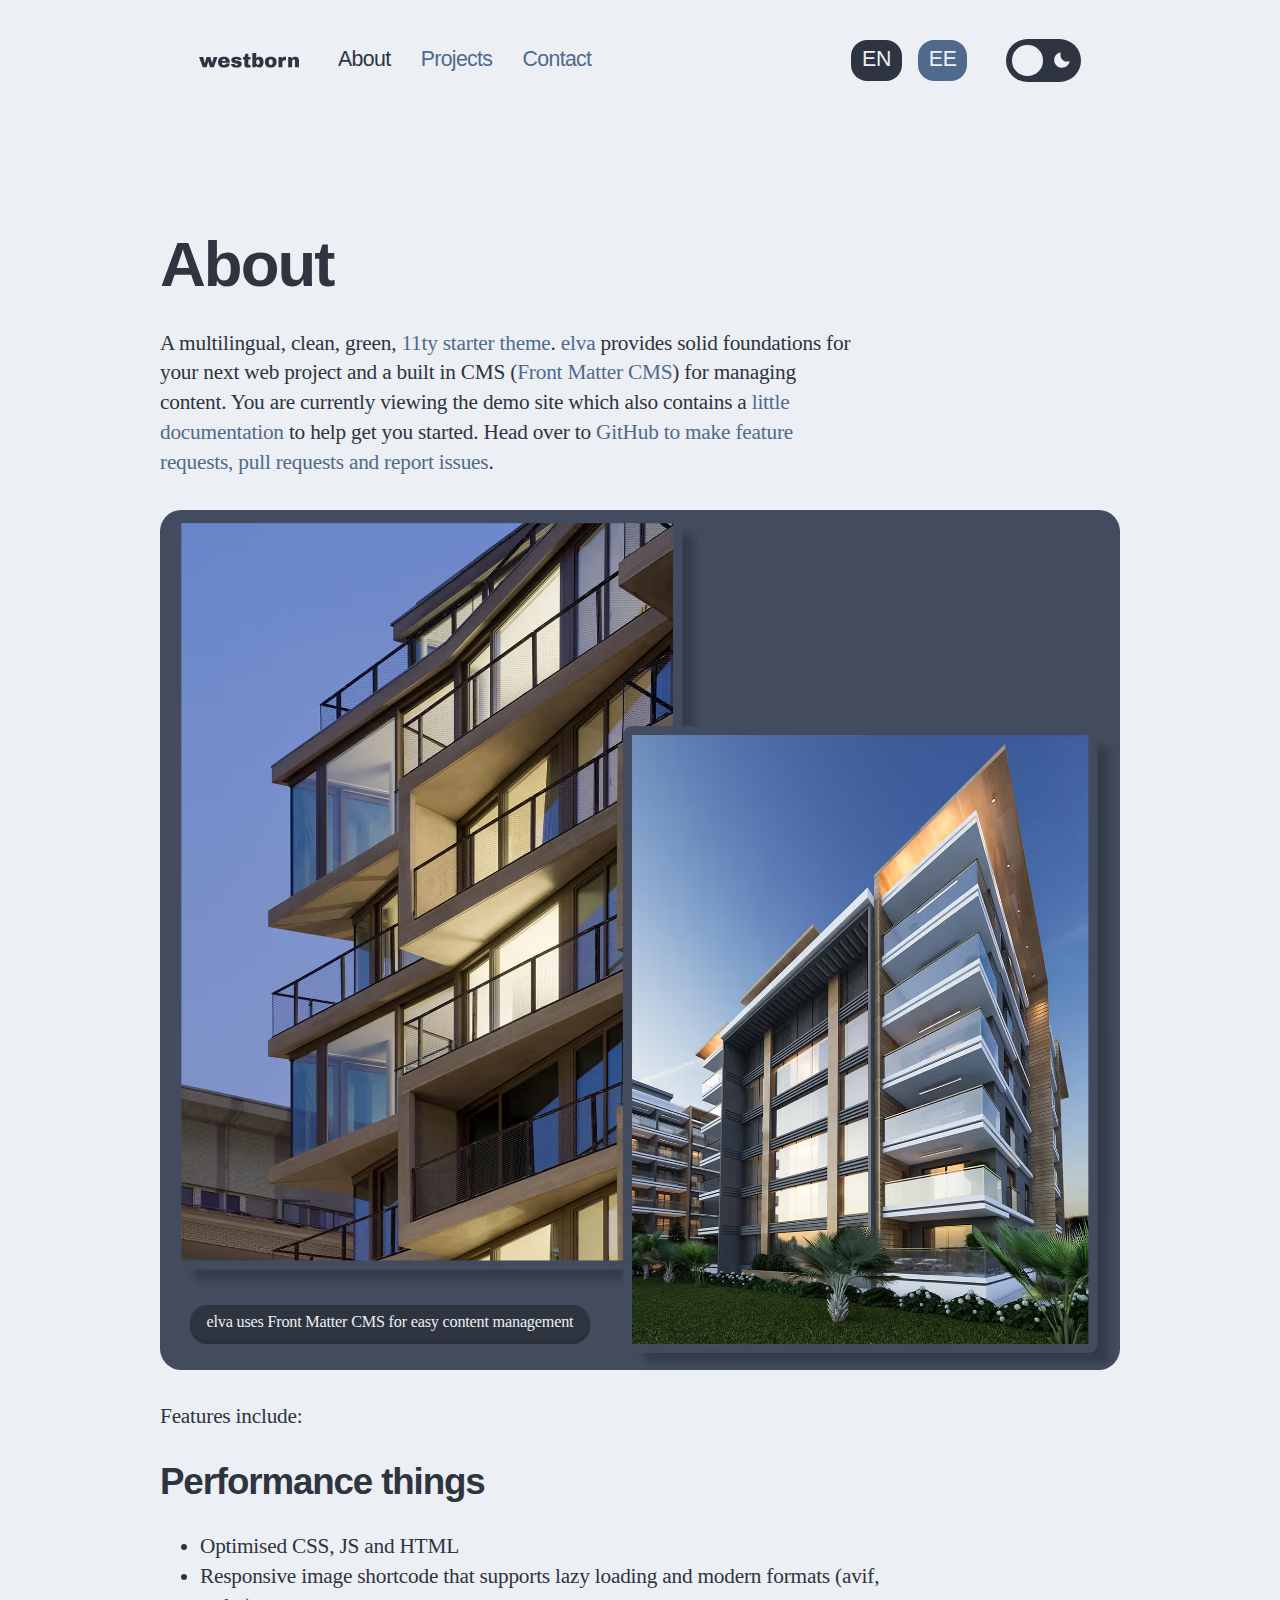
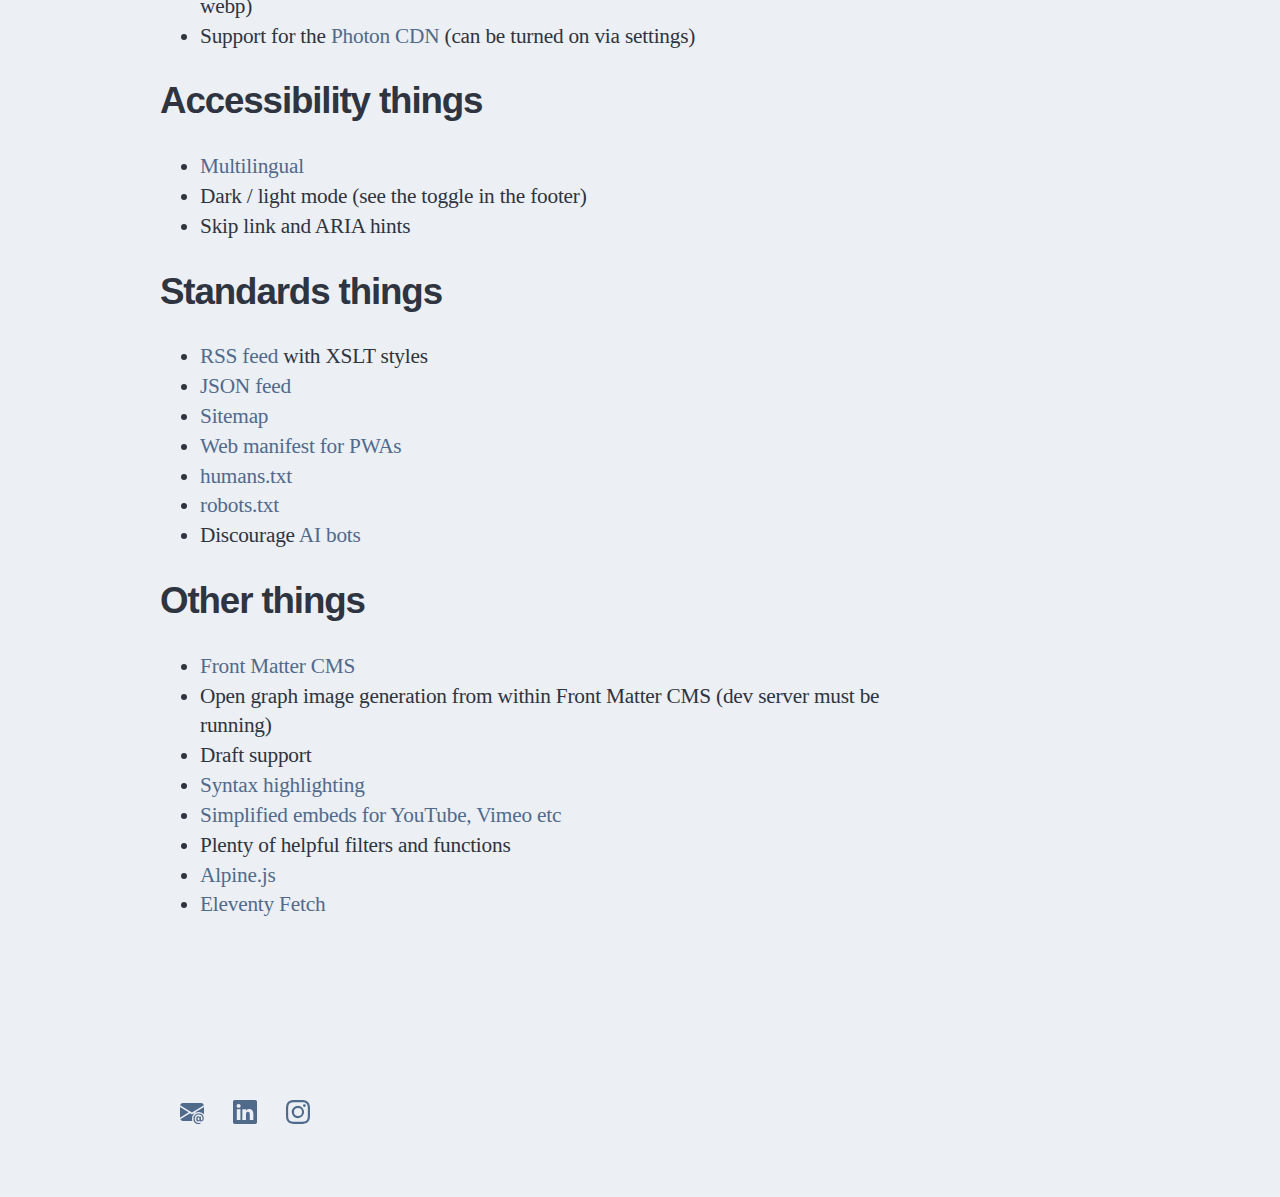
<file: en/about/index.html>
<!DOCTYPE html><html lang="en-gb" dir="ltr" x-data="" :data-theme="$store.elva.theme"><head><meta charset="utf-8"><style>:where(img){height:auto;}</style>

        <!-- charset / viewport -->
        
        <meta name="viewport" content="width=device-width, initial-scale=1.0">

        <!-- title / description -->
        <title>About • Westborn</title>
		<meta name="description" content="A multilingual, clean, green, 11ty starter theme. elva provides solid foundations for your next web project and a built in CMS for managing content.">

        <!-- canonical / alternates -->
        <link rel="canonical" href="http://localhost:8080/en/about/">
        <link rel="alternate" hreflang="en" href="http://localhost:8080/en/about/"><link rel="alternate" hreflang="ee" href="http://localhost:8080/ee/meist/">

        <!-- open graph -->
        <meta property="og:site_name" content="Westborn">
        <meta property="og:title" content="About • Westborn">
        <meta property="og:description" content="A multilingual, clean, green, 11ty starter theme. elva provides solid foundations for your next web project and a built in CMS for managing content.">
        <meta property="og:type" content="website">
        <meta property="og:url" content="http://localhost:8080/en/about/">
        <meta property="og:image" content="http://localhost:8080/assets/img/opengraph-default.png">
        <meta property="og:image:alt" content="An English description of the default opengraph image">

        <!-- icons -->
        <link rel="apple-touch-icon" sizes="180x180" href="/apple-touch-icon.png">
        <link rel="icon" type="image/png" sizes="32x32" href="/favicon-32x32.png">
        <link rel="icon" type="image/png" sizes="16x16" href="/favicon-16x16.png">
        <link rel="manifest" href="/site.webmanifest">
        <link rel="mask-icon" href="/safari-pinned-tab.svg" color="#5bbad5">
        <meta name="msapplication-TileColor" content="#da532c">

        <!-- styles -->
        <link rel="stylesheet" href="/assets/css/bundle.css?v=1720364021569">

        <!-- feeds -->
        <link rel="alternate" href="http://localhost:8080/feed/feed.xml" type="application/atom+xml" title="RSS Feed • Westborn">
		<link rel="alternate" href="http://localhost:8080/feed/feed.json" type="application/json" title="JSON Feed • Westborn">

        <!-- preload / prefetch -->
        

        <!-- everything else -->
        <link rel="manifest" href="http://localhost:8080/en/site.webmanifest" "="">
        <meta name="theme-color" media="(prefers-color-scheme: light)" content="#eceff4">
        <meta name="theme-color" media="(prefers-color-scheme: dark)" content="#2e3440">
        
        

        <!-- set theme before page renders to stop fouc -->
        <script>document.documentElement.dataset.theme = localStorage.getItem('theme') === null ? window.matchMedia('(prefers-color-scheme: dark)').matches ? 'dark' : 'light' : localStorage.getItem('theme')</script>
    </head>
    <body class="page">
        <!-- header -->
        <div class="container">
            <header id="header" role="banner" class="header">

    <a href="#content" class="skip-link screen-reader-text">Skip to content</a>

    <nav class="navigation">
    <a class="site-logo" href="/" aria-label="Home">
        <svg fill="none" height="72" viewBox="0 0 485 72" width="485" xmlns="http://www.w3.org/2000/svg" xmlns:xlink="http://www.w3.org/1999/xlink" aria-labelledby="logo-title" role="img">
            <title id="logo-title">Westborn</title>
            <path fill-rule="evenodd" fill="currentColor" d="M465.841,69.320 L465.841,39.039 C465.841,36.881 465.284,35.151 464.174,33.849 C463.063,32.549 461.492,31.897 459.461,31.897 C457.111,31.897 455.207,32.659 453.747,34.182 C452.286,35.706 451.557,37.579 451.557,39.800 L451.557,69.320 L432.608,69.320 L432.608,19.042 L448.129,19.042 L449.367,26.660 C451.334,23.993 453.921,21.867 457.128,20.279 C460.333,18.693 463.713,17.899 467.269,17.899 C473.109,17.899 477.490,19.518 480.410,22.755 C483.329,25.993 484.791,30.659 484.791,36.753 L484.791,69.320 L465.841,69.320 ZM407.135,37.896 C405.388,39.928 404.516,42.943 404.516,46.942 L404.516,69.320 L385.567,69.320 L385.567,19.042 L401.088,19.042 L402.326,26.660 C403.469,23.740 405.278,21.534 407.754,20.041 C410.230,18.551 413.023,17.804 416.134,17.804 C417.593,17.804 418.895,17.979 420.038,18.327 C421.181,18.677 421.752,18.884 421.752,18.946 L421.752,34.849 L415.658,34.849 C411.721,34.849 408.880,35.865 407.135,37.896 ZM348.048,70.463 C339.223,70.463 332.303,68.241 327.289,63.797 C322.274,59.354 319.766,52.815 319.766,44.181 C319.766,35.548 322.274,29.009 327.289,24.565 C332.303,20.122 339.223,17.899 348.048,17.899 C356.871,17.899 363.808,20.137 368.855,24.612 C373.902,29.088 376.425,35.611 376.425,44.181 C376.425,52.751 373.902,59.274 368.855,63.749 C363.808,68.225 356.871,70.463 348.048,70.463 ZM357.475,41.515 C357.475,34.341 354.333,30.754 348.048,30.754 C341.826,30.754 338.716,34.341 338.716,41.515 L338.716,46.942 C338.716,54.053 341.826,57.607 348.048,57.607 C354.333,57.607 357.475,54.053 357.475,46.942 L357.475,41.515 ZM291.675,70.463 C284.691,70.463 279.359,67.701 275.677,62.178 L274.059,69.320 L258.632,69.320 L258.632,0.282 L277.582,0.282 L277.582,23.708 C281.201,19.836 285.898,17.899 291.675,17.899 C298.467,17.899 303.705,20.105 307.387,24.517 C311.068,28.930 312.910,35.453 312.910,44.086 C312.910,52.784 311.068,59.354 307.387,63.797 C303.705,68.241 298.467,70.463 291.675,70.463 ZM293.961,41.705 C293.961,35.167 291.230,31.897 285.771,31.897 C282.977,31.897 280.882,32.897 279.486,34.896 C278.089,36.896 277.392,39.484 277.392,42.657 L277.392,45.800 C277.392,48.975 278.089,51.546 279.486,53.513 C280.882,55.481 282.977,56.465 285.771,56.465 C291.230,56.465 293.961,53.227 293.961,46.752 L293.961,41.705 ZM237.588,70.463 C232.001,70.463 227.699,69.447 224.685,67.416 C221.669,65.385 220.162,61.925 220.162,57.036 L220.162,31.897 L213.115,31.897 L213.115,19.042 L220.923,19.042 L225.018,3.806 L239.111,3.806 L239.111,19.042 L249.776,19.042 L249.776,31.897 L239.111,31.897 L239.111,51.037 C239.111,53.322 239.492,54.989 240.254,56.036 C241.016,57.084 242.411,57.607 244.444,57.607 L249.776,57.607 L249.776,68.749 C248.253,69.258 246.284,69.668 243.873,69.987 C241.459,70.304 239.364,70.463 237.588,70.463 ZM185.024,36.658 C189.467,37.293 193.180,38.039 196.165,38.896 C199.148,39.753 201.751,41.276 203.973,43.467 C206.195,45.657 207.306,48.720 207.306,52.656 C207.306,59.069 204.909,63.639 200.117,66.368 C195.323,69.098 189.054,70.463 181.310,70.463 C176.866,70.463 172.676,69.844 168.740,68.606 C164.803,67.368 161.599,65.449 159.123,62.845 C156.647,60.243 155.409,56.941 155.409,52.941 L173.025,52.941 L173.025,53.322 C173.088,55.481 173.993,56.989 175.739,57.846 C177.485,58.703 179.342,59.131 181.310,59.131 C186.579,59.131 189.214,57.893 189.214,55.417 C189.214,54.148 188.388,53.227 186.738,52.656 C185.086,52.084 182.389,51.482 178.644,50.847 C174.135,50.085 170.438,49.260 167.550,48.371 C164.661,47.482 162.137,45.975 159.980,43.848 C157.821,41.721 156.742,38.753 156.742,34.944 C156.742,28.787 159.075,24.407 163.741,21.803 C168.407,19.201 174.485,17.899 181.977,17.899 C188.705,17.899 194.403,19.217 199.069,21.851 C203.735,24.486 206.068,28.564 206.068,34.087 L188.452,34.087 C188.452,32.247 187.626,30.945 185.976,30.183 C184.833,29.549 183.405,29.231 181.691,29.231 C177.120,29.231 174.835,30.311 174.835,32.468 C174.835,33.675 175.628,34.532 177.215,35.039 C178.801,35.548 181.405,36.087 185.024,36.658 ZM121.319,58.369 C124.492,58.369 126.825,57.703 128.318,56.370 C129.808,55.036 130.555,53.260 130.555,51.037 L148.934,51.037 C148.934,57.131 146.616,61.893 141.982,65.321 C137.347,68.749 130.587,70.463 121.699,70.463 C112.367,70.463 105.130,68.289 99.988,63.940 C94.846,59.592 92.275,53.005 92.275,44.181 C92.275,35.548 94.782,29.009 99.798,24.565 C104.812,20.122 111.732,17.899 120.557,17.899 C129.761,17.899 136.793,20.058 141.649,24.374 C146.505,28.692 148.934,35.294 148.934,44.181 L148.934,47.418 L111.225,47.418 C111.225,51.037 112.034,53.767 113.653,55.608 C115.272,57.450 117.826,58.369 121.319,58.369 ZM129.794,38.467 C129.794,35.865 129.047,33.801 127.556,32.278 C126.063,30.754 123.985,29.992 121.319,29.992 C115.351,29.992 112.018,32.818 111.320,38.467 L129.794,38.467 ZM52.947,69.320 L45.139,41.324 L44.758,41.324 L36.854,69.320 L18.381,69.320 L0.002,19.042 L20.381,19.042 L27.998,48.752 L28.665,48.752 L36.569,19.042 L55.423,19.042 L63.041,48.752 L63.708,48.752 L71.421,19.042 L89.894,19.042 L71.421,69.320 L52.947,69.320 Z"></path>
        </svg>
    </a>
    <ul class="navigation-menu">
        
        <li>
            <a href="/en/about/" aria-current="page">
                About
            </a>
        </li>
        <li>
            <a href="/en/">
                Projects
            </a>
        </li>
        <li>
            <a href="/en/contact/">
                Contact
            </a>
        </li>
    </ul>

    
        <div class="switch-language">
	
		
			<a href="/en/about/" lang="en" hreflang="en" aria-label="EN: English" aria-current="page" class="current">
				EN
			</a>
		
	
		
			
			
				
			
			
				<a href="/ee/meist/" lang="ee" hreflang="ee" aria-label="EE: Eesti">
					EE
				</a>
			
		
	
</div>
    

    <div class="switch-wrapper" x-data="" x-cloak="">
	<input class="switch" id="darkmode" type="checkbox" value="dark" :checked="$store.elva.theme === 'dark'">
	<label class="switch-btn" for="darkmode" tabindex="0" aria-label="Toggle dark/light theme" @keydown.prevent.space="" @click="$store.elva.themeToggle()" @keyup.prevent.space="$store.elva.themeToggle()" :class="$store.elva.theme === 'dark' ? 'switch-button-on' : 'switch-button-off'">
        <svg class="icon icon-sun" width="1em" height="1em" viewBox="0 0 24 24" fill="none" aria-labelledby="icon-sun" xmlns="http://www.w3.org/2000/svg">
            <title id="icon-sun">Light</title>
            <circle cx="11.9998" cy="11.9998" r="5.75375" fill="currentColor"></circle>
            <g>
                <circle cx="3.08982" cy="6.85502" r="1.71143" transform="rotate(-60 3.08982 6.85502)" fill="currentColor"></circle>
                <circle cx="3.0903" cy="17.1436" r="1.71143" transform="rotate(-120 3.0903 17.1436)" fill="currentColor"></circle>
                <circle cx="12" cy="22.2881" r="1.71143" fill="currentColor"></circle>
                <circle cx="20.9101" cy="17.1436" r="1.71143" transform="rotate(-60 20.9101 17.1436)" fill="currentColor"></circle>
                <circle cx="20.9101" cy="6.8555" r="1.71143" transform="rotate(-120 20.9101 6.8555)" fill="currentColor"></circle>
                <circle cx="12" cy="1.71143" r="1.71143" fill="currentColor"></circle>
            </g>
            
        </svg>
        <svg class="icon icon-moon" xmlns="http://www.w3.org/2000/svg" width="1em" height="1em" viewBox="0 0 50 50" aria-labelledby="icon-moon">
            <title id="icon-moon">Dark</title>
            <path d="M 43.81 29.354 C 43.688 28.958 43.413 28.626 43.046 28.432 C 42.679 28.238 42.251 28.198 41.854 28.321 C 36.161 29.886 30.067 28.272 25.894 24.096 C 21.722 19.92 20.113 13.824 21.683 8.133 C 21.848 7.582 21.697 6.985 21.29 6.578 C 20.884 6.172 20.287 6.022 19.736 6.187 C 10.659 8.728 4.691 17.389 5.55 26.776 C 6.408 36.163 13.847 43.598 23.235 44.451 C 32.622 45.304 41.28 39.332 43.816 30.253 C 43.902 29.96 43.9 29.647 43.81 29.354 Z" fill="currentColor"></path>
        </svg>
	</label>
</div>

</nav>

</header>
        </div>

        <!-- content -->
        <main id="content">
            <div class="container">
                <article class="hentry">
    <header class="entry-header">
        <h1 class="entry-title">About</h1>
    </header>
    <div class="entry-content">
        <p>A multilingual, clean, green, <a href="https://www.11ty.dev/docs/starter/">11ty starter theme</a>. <a href="https://github.com/scottsweb/elva">elva</a> provides solid foundations for your next web project and a built in CMS (<a href="https://frontmatter.codes/">Front Matter CMS</a>) for managing content. You are currently viewing the demo site which also contains a <a href="/en/">little documentation</a> to help get you started. Head over to <a href="https://github.com/scottsweb/elva/issues">GitHub to make feature requests, pull requests and report issues</a>.</p>
<figure><picture><source type="image/avif" srcset="/assets/img/AzTro_G4BT-300.avif 300w, /assets/img/AzTro_G4BT-600.avif 600w, /assets/img/AzTro_G4BT-1200.avif 1200w, /assets/img/AzTro_G4BT-1884.avif 1884w" sizes="100vw"><source type="image/webp" srcset="/assets/img/AzTro_G4BT-300.webp 300w, /assets/img/AzTro_G4BT-600.webp 600w, /assets/img/AzTro_G4BT-1200.webp 1200w, /assets/img/AzTro_G4BT-1884.webp 1884w" sizes="100vw"><img class="rounded" alt="Screenshot of elva in VSCodium and the browser" fetch="auto" decoding="async" src="/assets/img/AzTro_G4BT-300.png" width="1884" height="1688" srcset="/assets/img/AzTro_G4BT-300.png 300w, /assets/img/AzTro_G4BT-600.png 600w, /assets/img/AzTro_G4BT-1200.png 1200w, /assets/img/AzTro_G4BT-1884.png 1884w" sizes="100vw" fetchpriority="high"></picture><figcaption>elva uses Front Matter CMS for easy content management</figcaption></figure>
<p>Features include:</p>
<h3>Performance things</h3>
<ul>
<li>Optimised CSS, JS and HTML</li>
<li>Responsive image shortcode that supports lazy loading and modern formats (avif, webp)</li>
<li>Support for the <a href="https://developer.wordpress.com/docs/photon/">Photon CDN</a> (can be turned on via settings)</li>
</ul>
<h3>Accessibility things</h3>
<ul>
<li><a href="https://www.11ty.dev/docs/plugins/i18n/">Multilingual</a></li>
<li>Dark / light mode (see the toggle in the footer)</li>
<li>Skip link and ARIA hints</li>
</ul>
<h3>Standards things</h3>
<ul>
<li><a href="/feed/feed.xml">RSS feed</a> with XSLT styles</li>
<li><a href="/feed/feed.json">JSON feed</a></li>
<li><a href="/sitemap.xml">Sitemap</a></li>
<li><a href="/en/site.webmanifest">Web manifest for PWAs</a></li>
<li><a href="/humans.txt">humans.txt</a></li>
<li><a href="/robots.txt">robots.txt</a></li>
<li>Discourage <a href="https://github.com/ai-robots-txt/ai.robots.txt/">AI bots</a></li>
</ul>
<h3>Other things</h3>
<ul>
<li><a href="https://frontmatter.codes/">Front Matter CMS</a></li>
<li>Open graph image generation from within Front Matter CMS (dev server must be running)</li>
<li>Draft support</li>
<li><a href="https://www.11ty.dev/docs/plugins/syntaxhighlight/">Syntax highlighting</a></li>
<li><a href="https://github.com/gfscott/eleventy-plugin-embed-everything">Simplified embeds for YouTube, Vimeo etc</a></li>
<li>Plenty of helpful filters and functions</li>
<li><a href="https://alpinejs.dev/">Alpine.js</a></li>
<li><a href="https://www.11ty.dev/docs/plugins/fetch/">Eleventy Fetch</a></li>
</ul>

    </div>
</article>
            </div>
        </main>

        <!-- footer -->
        <div class="container">
            <footer id="footer" class="footer">

    <div class="footerdiv">
        <a href="mailto:taavi498@hotmail.com">
            <svg xmlns="http://www.w3.org/2000/svg" width="16" height="16" fill="currentColor" class="bi bi-envelope-at-fill" viewBox="0 0 16 16">
                <path d="M2 2A2 2 0 0 0 .05 3.555L8 8.414l7.95-4.859A2 2 0 0 0 14 2H2Zm-2 9.8V4.698l5.803 3.546L0 11.801Zm6.761-2.97-6.57 4.026A2 2 0 0 0 2 14h6.256A4.493 4.493 0 0 1 8 12.5a4.49 4.49 0 0 1 1.606-3.446l-.367-.225L8 9.586l-1.239-.757ZM16 9.671V4.697l-5.803 3.546.338.208A4.482 4.482 0 0 1 12.5 8c1.414 0 2.675.652 3.5 1.671Z"></path>
                <path d="M15.834 12.244c0 1.168-.577 2.025-1.587 2.025-.503 0-1.002-.228-1.12-.648h-.043c-.118.416-.543.643-1.015.643-.77 0-1.259-.542-1.259-1.434v-.529c0-.844.481-1.4 1.26-1.4.585 0 .87.333.953.63h.03v-.568h.905v2.19c0 .272.18.42.411.42.315 0 .639-.415.639-1.39v-.118c0-1.277-.95-2.326-2.484-2.326h-.04c-1.582 0-2.64 1.067-2.64 2.724v.157c0 1.867 1.237 2.654 2.57 2.654h.045c.507 0 .935-.07 1.18-.18v.731c-.219.1-.643.175-1.237.175h-.044C10.438 16 9 14.82 9 12.646v-.214C9 10.36 10.421 9 12.485 9h.035c2.12 0 3.314 1.43 3.314 3.034v.21Zm-4.04.21v.227c0 .586.227.8.581.8.31 0 .564-.17.564-.743v-.367c0-.516-.275-.708-.572-.708-.346 0-.573.245-.573.791Z"></path>
            </svg>
        </a>
        <a href="https://ee.linkedin.com/in/taavi-turvas-83970112">
            <svg xmlns="http://www.w3.org/2000/svg" width="16" height="16" fill="currentColor" class="bi bi-linkedin" viewBox="0 0 16 16">
                <path d="M0 1.146C0 .513.526 0 1.175 0h13.65C15.474 0 16 .513 16 1.146v13.708c0 .633-.526 1.146-1.175 1.146H1.175C.526 16 0 15.487 0 14.854V1.146zm4.943 12.248V6.169H2.542v7.225h2.401zm-1.2-8.212c.837 0 1.358-.554 1.358-1.248-.015-.709-.52-1.248-1.342-1.248-.822 0-1.359.54-1.359 1.248 0 .694.521 1.248 1.327 1.248h.016zm4.908 8.212V9.359c0-.216.016-.432.08-.586.173-.431.568-.878 1.232-.878.869 0 1.216.662 1.216 1.634v3.865h2.401V9.25c0-2.22-1.184-3.252-2.764-3.252-1.274 0-1.845.7-2.165 1.193v.025h-.016a5.54 5.54 0 0 1 .016-.025V6.169h-2.4c.03.678 0 7.225 0 7.225h2.4z"></path>
            </svg>
        </a>
        <a href="https://www.instagram.com/kavalkits/">
            <svg xmlns="http://www.w3.org/2000/svg" width="16" height="16" fill="currentColor" class="bi bi-instagram" viewBox="0 0 16 16">
                <path d="M8 0C5.829 0 5.556.01 4.703.048 3.85.088 3.269.222 2.76.42a3.917 3.917 0 0 0-1.417.923A3.927 3.927 0 0 0 .42 2.76C.222 3.268.087 3.85.048 4.7.01 5.555 0 5.827 0 8.001c0 2.172.01 2.444.048 3.297.04.852.174 1.433.372 1.942.205.526.478.972.923 1.417.444.445.89.719 1.416.923.51.198 1.09.333 1.942.372C5.555 15.99 5.827 16 8 16s2.444-.01 3.298-.048c.851-.04 1.434-.174 1.943-.372a3.916 3.916 0 0 0 1.416-.923c.445-.445.718-.891.923-1.417.197-.509.332-1.09.372-1.942C15.99 10.445 16 10.173 16 8s-.01-2.445-.048-3.299c-.04-.851-.175-1.433-.372-1.941a3.926 3.926 0 0 0-.923-1.417A3.911 3.911 0 0 0 13.24.42c-.51-.198-1.092-.333-1.943-.372C10.443.01 10.172 0 7.998 0h.003zm-.717 1.442h.718c2.136 0 2.389.007 3.232.046.78.035 1.204.166 1.486.275.373.145.64.319.92.599.28.28.453.546.598.92.11.281.24.705.275 1.485.039.843.047 1.096.047 3.231s-.008 2.389-.047 3.232c-.035.78-.166 1.203-.275 1.485a2.47 2.47 0 0 1-.599.919c-.28.28-.546.453-.92.598-.28.11-.704.24-1.485.276-.843.038-1.096.047-3.232.047s-2.39-.009-3.233-.047c-.78-.036-1.203-.166-1.485-.276a2.478 2.478 0 0 1-.92-.598 2.48 2.48 0 0 1-.6-.92c-.109-.281-.24-.705-.275-1.485-.038-.843-.046-1.096-.046-3.233 0-2.136.008-2.388.046-3.231.036-.78.166-1.204.276-1.486.145-.373.319-.64.599-.92.28-.28.546-.453.92-.598.282-.11.705-.24 1.485-.276.738-.034 1.024-.044 2.515-.045v.002zm4.988 1.328a.96.96 0 1 0 0 1.92.96.96 0 0 0 0-1.92zm-4.27 1.122a4.109 4.109 0 1 0 0 8.217 4.109 4.109 0 0 0 0-8.217zm0 1.441a2.667 2.667 0 1 1 0 5.334 2.667 2.667 0 0 1 0-5.334z"></path>
            </svg>
        </a>
    </div>
</footer>
        </div>

        <!-- scripts -->
        <script src="/assets/js/bundle.js?v=1720364021571" defer=""></script>
    
</body></html>
</file>
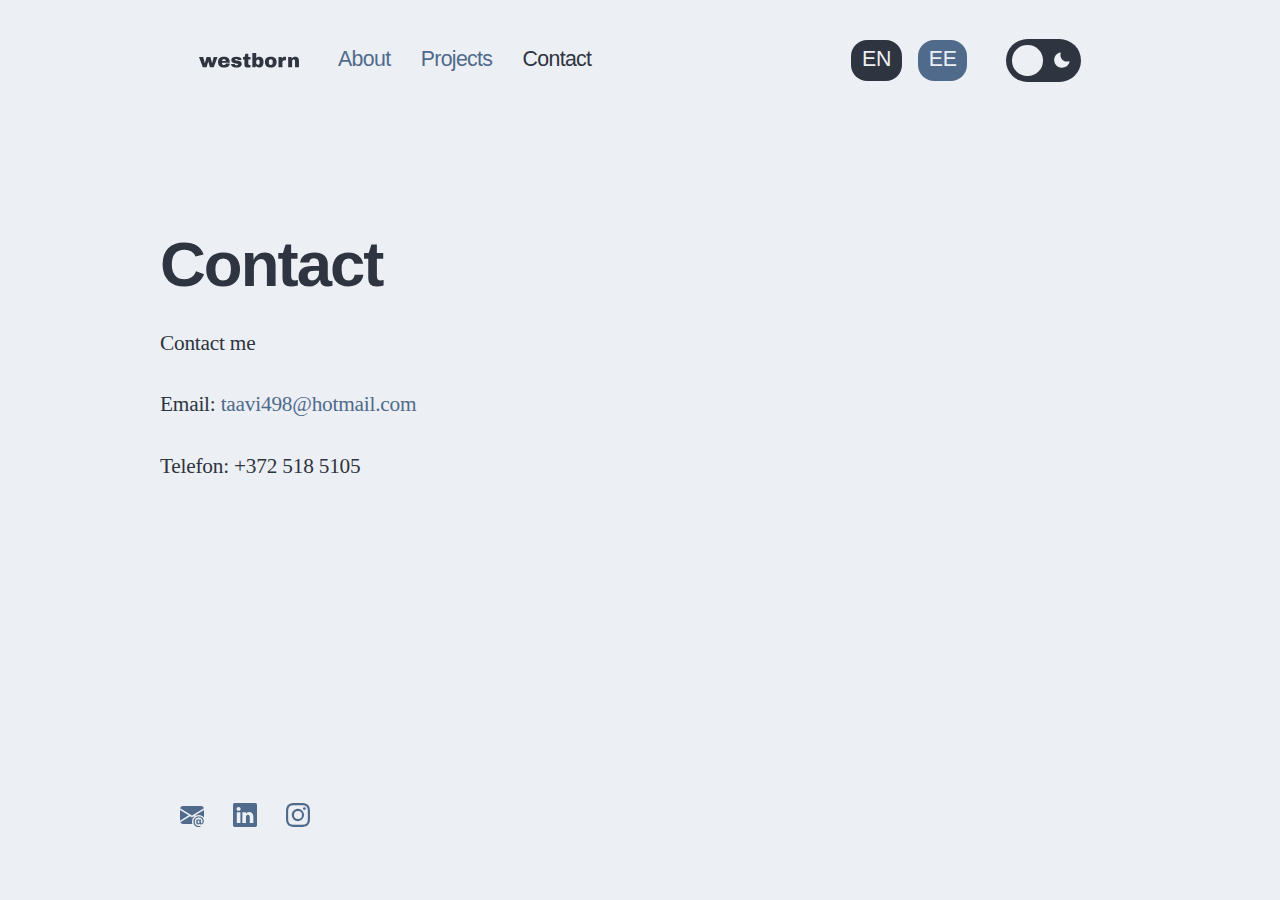
<file: en/contact/index.html>
<!DOCTYPE html><html lang="en-gb" dir="ltr" x-data="" :data-theme="$store.elva.theme"><head><meta charset="utf-8"><style>:where(img){height:auto;}</style>

        <!-- charset / viewport -->
        
        <meta name="viewport" content="width=device-width, initial-scale=1.0">

        <!-- title / description -->
        <title>Contact • Westborn</title>
		<meta name="description" content="Ett flerspråkigt, rent, grönt, 11ty starter theme. elva ger en solid grund för ditt nästa webbprojekt och ett inbyggt CMS för att hantera innehåll.">

        <!-- canonical / alternates -->
        <link rel="canonical" href="http://localhost:8080/en/contact/">
        <link rel="alternate" hreflang="en" href="http://localhost:8080/en/contact/"><link rel="alternate" hreflang="ee" href="http://localhost:8080/ee/kontakt/">

        <!-- open graph -->
        <meta property="og:site_name" content="Westborn">
        <meta property="og:title" content="Contact • Westborn">
        <meta property="og:description" content="Ett flerspråkigt, rent, grönt, 11ty starter theme. elva ger en solid grund för ditt nästa webbprojekt och ett inbyggt CMS för att hantera innehåll.">
        <meta property="og:type" content="website">
        <meta property="og:url" content="http://localhost:8080/en/contact/">
        <meta property="og:image" content="http://localhost:8080/assets/img/opengraph-default.png">
        <meta property="og:image:alt" content="An English description of the default opengraph image">

        <!-- icons -->
        <link rel="apple-touch-icon" sizes="180x180" href="/apple-touch-icon.png">
        <link rel="icon" type="image/png" sizes="32x32" href="/favicon-32x32.png">
        <link rel="icon" type="image/png" sizes="16x16" href="/favicon-16x16.png">
        <link rel="manifest" href="/site.webmanifest">
        <link rel="mask-icon" href="/safari-pinned-tab.svg" color="#5bbad5">
        <meta name="msapplication-TileColor" content="#da532c">

        <!-- styles -->
        <link rel="stylesheet" href="/assets/css/bundle.css?v=1720364021571">

        <!-- feeds -->
        <link rel="alternate" href="http://localhost:8080/feed/feed.xml" type="application/atom+xml" title="RSS Feed • Westborn">
		<link rel="alternate" href="http://localhost:8080/feed/feed.json" type="application/json" title="JSON Feed • Westborn">

        <!-- preload / prefetch -->
        

        <!-- everything else -->
        <link rel="manifest" href="http://localhost:8080/en/site.webmanifest" "="">
        <meta name="theme-color" media="(prefers-color-scheme: light)" content="#eceff4">
        <meta name="theme-color" media="(prefers-color-scheme: dark)" content="#2e3440">
        
        

        <!-- set theme before page renders to stop fouc -->
        <script>document.documentElement.dataset.theme = localStorage.getItem('theme') === null ? window.matchMedia('(prefers-color-scheme: dark)').matches ? 'dark' : 'light' : localStorage.getItem('theme')</script>
    </head>
    <body class="page">
        <!-- header -->
        <div class="container">
            <header id="header" role="banner" class="header">

    <a href="#content" class="skip-link screen-reader-text">Skip to content</a>

    <nav class="navigation">
    <a class="site-logo" href="/" aria-label="Home">
        <svg fill="none" height="72" viewBox="0 0 485 72" width="485" xmlns="http://www.w3.org/2000/svg" xmlns:xlink="http://www.w3.org/1999/xlink" aria-labelledby="logo-title" role="img">
            <title id="logo-title">Westborn</title>
            <path fill-rule="evenodd" fill="currentColor" d="M465.841,69.320 L465.841,39.039 C465.841,36.881 465.284,35.151 464.174,33.849 C463.063,32.549 461.492,31.897 459.461,31.897 C457.111,31.897 455.207,32.659 453.747,34.182 C452.286,35.706 451.557,37.579 451.557,39.800 L451.557,69.320 L432.608,69.320 L432.608,19.042 L448.129,19.042 L449.367,26.660 C451.334,23.993 453.921,21.867 457.128,20.279 C460.333,18.693 463.713,17.899 467.269,17.899 C473.109,17.899 477.490,19.518 480.410,22.755 C483.329,25.993 484.791,30.659 484.791,36.753 L484.791,69.320 L465.841,69.320 ZM407.135,37.896 C405.388,39.928 404.516,42.943 404.516,46.942 L404.516,69.320 L385.567,69.320 L385.567,19.042 L401.088,19.042 L402.326,26.660 C403.469,23.740 405.278,21.534 407.754,20.041 C410.230,18.551 413.023,17.804 416.134,17.804 C417.593,17.804 418.895,17.979 420.038,18.327 C421.181,18.677 421.752,18.884 421.752,18.946 L421.752,34.849 L415.658,34.849 C411.721,34.849 408.880,35.865 407.135,37.896 ZM348.048,70.463 C339.223,70.463 332.303,68.241 327.289,63.797 C322.274,59.354 319.766,52.815 319.766,44.181 C319.766,35.548 322.274,29.009 327.289,24.565 C332.303,20.122 339.223,17.899 348.048,17.899 C356.871,17.899 363.808,20.137 368.855,24.612 C373.902,29.088 376.425,35.611 376.425,44.181 C376.425,52.751 373.902,59.274 368.855,63.749 C363.808,68.225 356.871,70.463 348.048,70.463 ZM357.475,41.515 C357.475,34.341 354.333,30.754 348.048,30.754 C341.826,30.754 338.716,34.341 338.716,41.515 L338.716,46.942 C338.716,54.053 341.826,57.607 348.048,57.607 C354.333,57.607 357.475,54.053 357.475,46.942 L357.475,41.515 ZM291.675,70.463 C284.691,70.463 279.359,67.701 275.677,62.178 L274.059,69.320 L258.632,69.320 L258.632,0.282 L277.582,0.282 L277.582,23.708 C281.201,19.836 285.898,17.899 291.675,17.899 C298.467,17.899 303.705,20.105 307.387,24.517 C311.068,28.930 312.910,35.453 312.910,44.086 C312.910,52.784 311.068,59.354 307.387,63.797 C303.705,68.241 298.467,70.463 291.675,70.463 ZM293.961,41.705 C293.961,35.167 291.230,31.897 285.771,31.897 C282.977,31.897 280.882,32.897 279.486,34.896 C278.089,36.896 277.392,39.484 277.392,42.657 L277.392,45.800 C277.392,48.975 278.089,51.546 279.486,53.513 C280.882,55.481 282.977,56.465 285.771,56.465 C291.230,56.465 293.961,53.227 293.961,46.752 L293.961,41.705 ZM237.588,70.463 C232.001,70.463 227.699,69.447 224.685,67.416 C221.669,65.385 220.162,61.925 220.162,57.036 L220.162,31.897 L213.115,31.897 L213.115,19.042 L220.923,19.042 L225.018,3.806 L239.111,3.806 L239.111,19.042 L249.776,19.042 L249.776,31.897 L239.111,31.897 L239.111,51.037 C239.111,53.322 239.492,54.989 240.254,56.036 C241.016,57.084 242.411,57.607 244.444,57.607 L249.776,57.607 L249.776,68.749 C248.253,69.258 246.284,69.668 243.873,69.987 C241.459,70.304 239.364,70.463 237.588,70.463 ZM185.024,36.658 C189.467,37.293 193.180,38.039 196.165,38.896 C199.148,39.753 201.751,41.276 203.973,43.467 C206.195,45.657 207.306,48.720 207.306,52.656 C207.306,59.069 204.909,63.639 200.117,66.368 C195.323,69.098 189.054,70.463 181.310,70.463 C176.866,70.463 172.676,69.844 168.740,68.606 C164.803,67.368 161.599,65.449 159.123,62.845 C156.647,60.243 155.409,56.941 155.409,52.941 L173.025,52.941 L173.025,53.322 C173.088,55.481 173.993,56.989 175.739,57.846 C177.485,58.703 179.342,59.131 181.310,59.131 C186.579,59.131 189.214,57.893 189.214,55.417 C189.214,54.148 188.388,53.227 186.738,52.656 C185.086,52.084 182.389,51.482 178.644,50.847 C174.135,50.085 170.438,49.260 167.550,48.371 C164.661,47.482 162.137,45.975 159.980,43.848 C157.821,41.721 156.742,38.753 156.742,34.944 C156.742,28.787 159.075,24.407 163.741,21.803 C168.407,19.201 174.485,17.899 181.977,17.899 C188.705,17.899 194.403,19.217 199.069,21.851 C203.735,24.486 206.068,28.564 206.068,34.087 L188.452,34.087 C188.452,32.247 187.626,30.945 185.976,30.183 C184.833,29.549 183.405,29.231 181.691,29.231 C177.120,29.231 174.835,30.311 174.835,32.468 C174.835,33.675 175.628,34.532 177.215,35.039 C178.801,35.548 181.405,36.087 185.024,36.658 ZM121.319,58.369 C124.492,58.369 126.825,57.703 128.318,56.370 C129.808,55.036 130.555,53.260 130.555,51.037 L148.934,51.037 C148.934,57.131 146.616,61.893 141.982,65.321 C137.347,68.749 130.587,70.463 121.699,70.463 C112.367,70.463 105.130,68.289 99.988,63.940 C94.846,59.592 92.275,53.005 92.275,44.181 C92.275,35.548 94.782,29.009 99.798,24.565 C104.812,20.122 111.732,17.899 120.557,17.899 C129.761,17.899 136.793,20.058 141.649,24.374 C146.505,28.692 148.934,35.294 148.934,44.181 L148.934,47.418 L111.225,47.418 C111.225,51.037 112.034,53.767 113.653,55.608 C115.272,57.450 117.826,58.369 121.319,58.369 ZM129.794,38.467 C129.794,35.865 129.047,33.801 127.556,32.278 C126.063,30.754 123.985,29.992 121.319,29.992 C115.351,29.992 112.018,32.818 111.320,38.467 L129.794,38.467 ZM52.947,69.320 L45.139,41.324 L44.758,41.324 L36.854,69.320 L18.381,69.320 L0.002,19.042 L20.381,19.042 L27.998,48.752 L28.665,48.752 L36.569,19.042 L55.423,19.042 L63.041,48.752 L63.708,48.752 L71.421,19.042 L89.894,19.042 L71.421,69.320 L52.947,69.320 Z"></path>
        </svg>
    </a>
    <ul class="navigation-menu">
        
        <li>
            <a href="/en/about/">
                About
            </a>
        </li>
        <li>
            <a href="/en/">
                Projects
            </a>
        </li>
        <li>
            <a href="/en/contact/" aria-current="page">
                Contact
            </a>
        </li>
    </ul>

    
        <div class="switch-language">
	
		
			<a href="/en/contact/" lang="en" hreflang="en" aria-label="EN: English" aria-current="page" class="current">
				EN
			</a>
		
	
		
			
			
				
			
			
				<a href="/ee/kontakt/" lang="ee" hreflang="ee" aria-label="EE: Eesti">
					EE
				</a>
			
		
	
</div>
    

    <div class="switch-wrapper" x-data="" x-cloak="">
	<input class="switch" id="darkmode" type="checkbox" value="dark" :checked="$store.elva.theme === 'dark'">
	<label class="switch-btn" for="darkmode" tabindex="0" aria-label="Toggle dark/light theme" @keydown.prevent.space="" @click="$store.elva.themeToggle()" @keyup.prevent.space="$store.elva.themeToggle()" :class="$store.elva.theme === 'dark' ? 'switch-button-on' : 'switch-button-off'">
        <svg class="icon icon-sun" width="1em" height="1em" viewBox="0 0 24 24" fill="none" aria-labelledby="icon-sun" xmlns="http://www.w3.org/2000/svg">
            <title id="icon-sun">Light</title>
            <circle cx="11.9998" cy="11.9998" r="5.75375" fill="currentColor"></circle>
            <g>
                <circle cx="3.08982" cy="6.85502" r="1.71143" transform="rotate(-60 3.08982 6.85502)" fill="currentColor"></circle>
                <circle cx="3.0903" cy="17.1436" r="1.71143" transform="rotate(-120 3.0903 17.1436)" fill="currentColor"></circle>
                <circle cx="12" cy="22.2881" r="1.71143" fill="currentColor"></circle>
                <circle cx="20.9101" cy="17.1436" r="1.71143" transform="rotate(-60 20.9101 17.1436)" fill="currentColor"></circle>
                <circle cx="20.9101" cy="6.8555" r="1.71143" transform="rotate(-120 20.9101 6.8555)" fill="currentColor"></circle>
                <circle cx="12" cy="1.71143" r="1.71143" fill="currentColor"></circle>
            </g>
            
        </svg>
        <svg class="icon icon-moon" xmlns="http://www.w3.org/2000/svg" width="1em" height="1em" viewBox="0 0 50 50" aria-labelledby="icon-moon">
            <title id="icon-moon">Dark</title>
            <path d="M 43.81 29.354 C 43.688 28.958 43.413 28.626 43.046 28.432 C 42.679 28.238 42.251 28.198 41.854 28.321 C 36.161 29.886 30.067 28.272 25.894 24.096 C 21.722 19.92 20.113 13.824 21.683 8.133 C 21.848 7.582 21.697 6.985 21.29 6.578 C 20.884 6.172 20.287 6.022 19.736 6.187 C 10.659 8.728 4.691 17.389 5.55 26.776 C 6.408 36.163 13.847 43.598 23.235 44.451 C 32.622 45.304 41.28 39.332 43.816 30.253 C 43.902 29.96 43.9 29.647 43.81 29.354 Z" fill="currentColor"></path>
        </svg>
	</label>
</div>

</nav>

</header>
        </div>

        <!-- content -->
        <main id="content">
            <div class="container">
                <article class="hentry">
    <header class="entry-header">
        <h1 class="entry-title">Contact</h1>
    </header>
    <div class="entry-content">
        <p>Contact me</p>
<p>Email: <a href="mailto:taavi498@hotmail.com">taavi498@hotmail.com</a></p>
<p>Telefon: +372 518 5105</p>

    </div>
</article>
            </div>
        </main>

        <!-- footer -->
        <div class="container">
            <footer id="footer" class="footer">

    <div class="footerdiv">
        <a href="mailto:taavi498@hotmail.com">
            <svg xmlns="http://www.w3.org/2000/svg" width="16" height="16" fill="currentColor" class="bi bi-envelope-at-fill" viewBox="0 0 16 16">
                <path d="M2 2A2 2 0 0 0 .05 3.555L8 8.414l7.95-4.859A2 2 0 0 0 14 2H2Zm-2 9.8V4.698l5.803 3.546L0 11.801Zm6.761-2.97-6.57 4.026A2 2 0 0 0 2 14h6.256A4.493 4.493 0 0 1 8 12.5a4.49 4.49 0 0 1 1.606-3.446l-.367-.225L8 9.586l-1.239-.757ZM16 9.671V4.697l-5.803 3.546.338.208A4.482 4.482 0 0 1 12.5 8c1.414 0 2.675.652 3.5 1.671Z"></path>
                <path d="M15.834 12.244c0 1.168-.577 2.025-1.587 2.025-.503 0-1.002-.228-1.12-.648h-.043c-.118.416-.543.643-1.015.643-.77 0-1.259-.542-1.259-1.434v-.529c0-.844.481-1.4 1.26-1.4.585 0 .87.333.953.63h.03v-.568h.905v2.19c0 .272.18.42.411.42.315 0 .639-.415.639-1.39v-.118c0-1.277-.95-2.326-2.484-2.326h-.04c-1.582 0-2.64 1.067-2.64 2.724v.157c0 1.867 1.237 2.654 2.57 2.654h.045c.507 0 .935-.07 1.18-.18v.731c-.219.1-.643.175-1.237.175h-.044C10.438 16 9 14.82 9 12.646v-.214C9 10.36 10.421 9 12.485 9h.035c2.12 0 3.314 1.43 3.314 3.034v.21Zm-4.04.21v.227c0 .586.227.8.581.8.31 0 .564-.17.564-.743v-.367c0-.516-.275-.708-.572-.708-.346 0-.573.245-.573.791Z"></path>
            </svg>
        </a>
        <a href="https://ee.linkedin.com/in/taavi-turvas-83970112">
            <svg xmlns="http://www.w3.org/2000/svg" width="16" height="16" fill="currentColor" class="bi bi-linkedin" viewBox="0 0 16 16">
                <path d="M0 1.146C0 .513.526 0 1.175 0h13.65C15.474 0 16 .513 16 1.146v13.708c0 .633-.526 1.146-1.175 1.146H1.175C.526 16 0 15.487 0 14.854V1.146zm4.943 12.248V6.169H2.542v7.225h2.401zm-1.2-8.212c.837 0 1.358-.554 1.358-1.248-.015-.709-.52-1.248-1.342-1.248-.822 0-1.359.54-1.359 1.248 0 .694.521 1.248 1.327 1.248h.016zm4.908 8.212V9.359c0-.216.016-.432.08-.586.173-.431.568-.878 1.232-.878.869 0 1.216.662 1.216 1.634v3.865h2.401V9.25c0-2.22-1.184-3.252-2.764-3.252-1.274 0-1.845.7-2.165 1.193v.025h-.016a5.54 5.54 0 0 1 .016-.025V6.169h-2.4c.03.678 0 7.225 0 7.225h2.4z"></path>
            </svg>
        </a>
        <a href="https://www.instagram.com/kavalkits/">
            <svg xmlns="http://www.w3.org/2000/svg" width="16" height="16" fill="currentColor" class="bi bi-instagram" viewBox="0 0 16 16">
                <path d="M8 0C5.829 0 5.556.01 4.703.048 3.85.088 3.269.222 2.76.42a3.917 3.917 0 0 0-1.417.923A3.927 3.927 0 0 0 .42 2.76C.222 3.268.087 3.85.048 4.7.01 5.555 0 5.827 0 8.001c0 2.172.01 2.444.048 3.297.04.852.174 1.433.372 1.942.205.526.478.972.923 1.417.444.445.89.719 1.416.923.51.198 1.09.333 1.942.372C5.555 15.99 5.827 16 8 16s2.444-.01 3.298-.048c.851-.04 1.434-.174 1.943-.372a3.916 3.916 0 0 0 1.416-.923c.445-.445.718-.891.923-1.417.197-.509.332-1.09.372-1.942C15.99 10.445 16 10.173 16 8s-.01-2.445-.048-3.299c-.04-.851-.175-1.433-.372-1.941a3.926 3.926 0 0 0-.923-1.417A3.911 3.911 0 0 0 13.24.42c-.51-.198-1.092-.333-1.943-.372C10.443.01 10.172 0 7.998 0h.003zm-.717 1.442h.718c2.136 0 2.389.007 3.232.046.78.035 1.204.166 1.486.275.373.145.64.319.92.599.28.28.453.546.598.92.11.281.24.705.275 1.485.039.843.047 1.096.047 3.231s-.008 2.389-.047 3.232c-.035.78-.166 1.203-.275 1.485a2.47 2.47 0 0 1-.599.919c-.28.28-.546.453-.92.598-.28.11-.704.24-1.485.276-.843.038-1.096.047-3.232.047s-2.39-.009-3.233-.047c-.78-.036-1.203-.166-1.485-.276a2.478 2.478 0 0 1-.92-.598 2.48 2.48 0 0 1-.6-.92c-.109-.281-.24-.705-.275-1.485-.038-.843-.046-1.096-.046-3.233 0-2.136.008-2.388.046-3.231.036-.78.166-1.204.276-1.486.145-.373.319-.64.599-.92.28-.28.546-.453.92-.598.282-.11.705-.24 1.485-.276.738-.034 1.024-.044 2.515-.045v.002zm4.988 1.328a.96.96 0 1 0 0 1.92.96.96 0 0 0 0-1.92zm-4.27 1.122a4.109 4.109 0 1 0 0 8.217 4.109 4.109 0 0 0 0-8.217zm0 1.441a2.667 2.667 0 1 1 0 5.334 2.667 2.667 0 0 1 0-5.334z"></path>
            </svg>
        </a>
    </div>
</footer>
        </div>

        <!-- scripts -->
        <script src="/assets/js/bundle.js?v=1720364021573" defer=""></script>
    
</body></html>
</file>
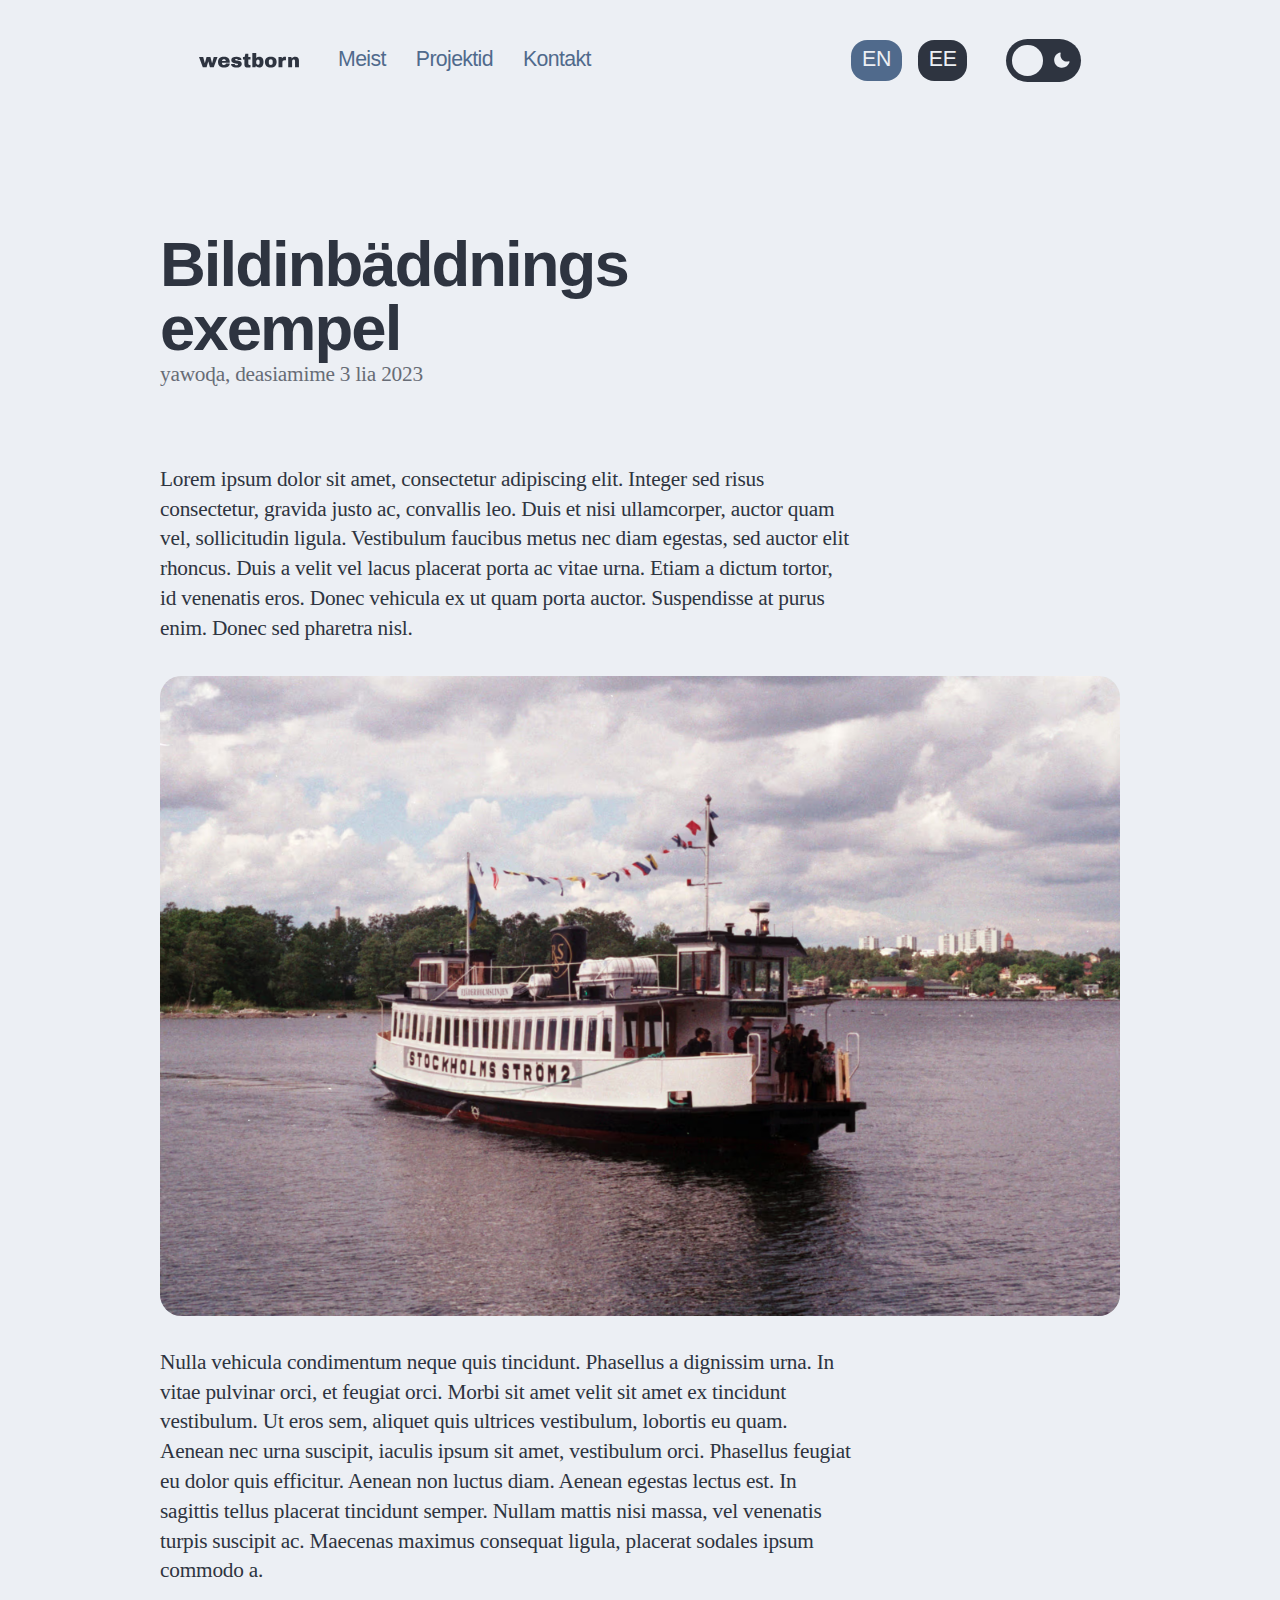
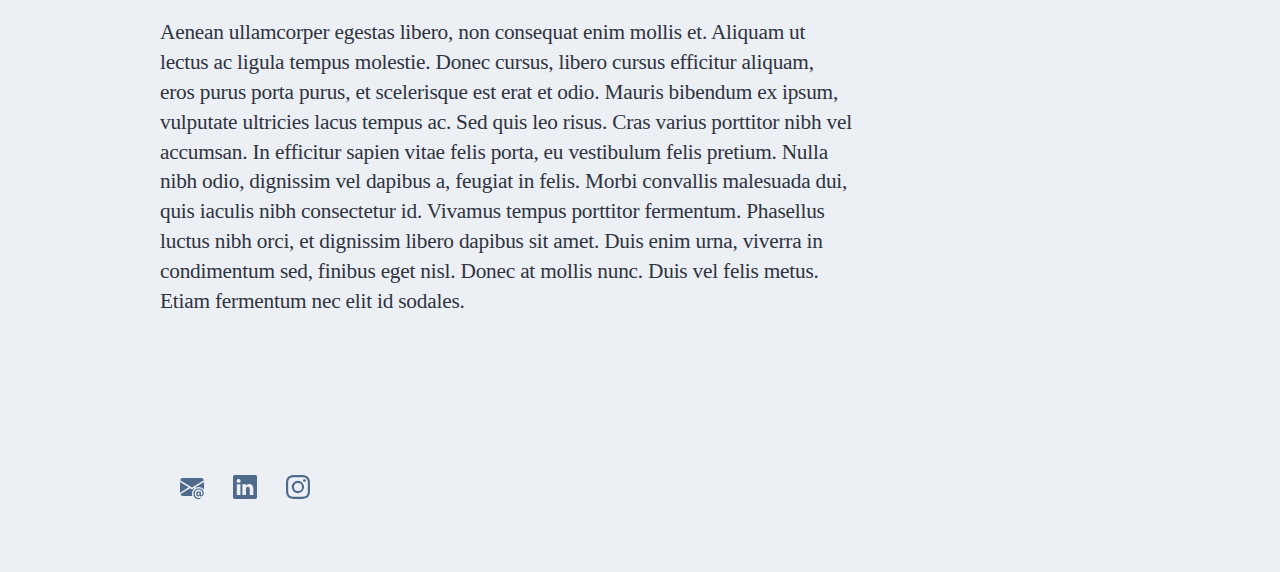
<file: ee/projektid/bildinbaddnings-exempel/index.html>
<!DOCTYPE html><html lang="ee-ee" dir="ltr" x-data="" :data-theme="$store.elva.theme"><head><meta charset="utf-8"><style>:where(img){height:auto;}</style>

        <!-- charset / viewport -->
        
        <meta name="viewport" content="width=device-width, initial-scale=1.0">

        <!-- title / description -->
        <title>Bildinbäddnings exempel • Westborn</title>
		<meta name="description" content="A multilingual clean green 11ty starter theme">

        <!-- canonical / alternates -->
        <link rel="canonical" href="http://localhost:8080/ee/projektid/bildinbaddnings-exempel/">
        <link rel="alternate" hreflang="ee" href="http://localhost:8080/ee/projektid/bildinbaddnings-exempel/"><link rel="alternate" hreflang="en" href="http://localhost:8080/en/projects/image-embed-example/">

        <!-- open graph -->
        <meta property="og:site_name" content="Westborn">
        <meta property="og:title" content="Bildinbäddnings exempel • Westborn">
        <meta property="og:description" content="A multilingual clean green 11ty starter theme">
        <meta property="og:type" content="website">
        <meta property="og:url" content="http://localhost:8080/ee/projektid/bildinbaddnings-exempel/">
        <meta property="og:image" content="http://localhost:8080/assets/img/opengraph-default.png">
        <meta property="og:image:alt" content="A Swedish description of the default opengraph image">

        <!-- icons -->
        <link rel="apple-touch-icon" sizes="180x180" href="/apple-touch-icon.png">
        <link rel="icon" type="image/png" sizes="32x32" href="/favicon-32x32.png">
        <link rel="icon" type="image/png" sizes="16x16" href="/favicon-16x16.png">
        <link rel="manifest" href="/site.webmanifest">
        <link rel="mask-icon" href="/safari-pinned-tab.svg" color="#5bbad5">
        <meta name="msapplication-TileColor" content="#da532c">

        <!-- styles -->
        <link rel="stylesheet" href="/assets/css/bundle.css?v=1720364021537">

        <!-- feeds -->
        <link rel="alternate" href="http://localhost:8080/feed/feed.xml" type="application/atom+xml" title="RSS Feed • Westborn">
		<link rel="alternate" href="http://localhost:8080/feed/feed.json" type="application/json" title="JSON Feed • Westborn">

        <!-- preload / prefetch -->
        

        <!-- everything else -->
        <link rel="manifest" href="http://localhost:8080/ee/site.webmanifest" "="">
        <meta name="theme-color" media="(prefers-color-scheme: light)" content="#eceff4">
        <meta name="theme-color" media="(prefers-color-scheme: dark)" content="#2e3440">
        
        

        <!-- set theme before page renders to stop fouc -->
        <script>document.documentElement.dataset.theme = localStorage.getItem('theme') === null ? window.matchMedia('(prefers-color-scheme: dark)').matches ? 'dark' : 'light' : localStorage.getItem('theme')</script>
    </head>
    <body class="posts">
        <!-- header -->
        <div class="container">
            <header id="header" role="banner" class="header">

    <a href="#content" class="skip-link screen-reader-text">Hoppa till innehållet</a>

    <nav class="navigation">
    <a class="site-logo" href="/" aria-label="Hem">
        <svg fill="none" height="72" viewBox="0 0 485 72" width="485" xmlns="http://www.w3.org/2000/svg" xmlns:xlink="http://www.w3.org/1999/xlink" aria-labelledby="logo-title" role="img">
            <title id="logo-title">Westborn</title>
            <path fill-rule="evenodd" fill="currentColor" d="M465.841,69.320 L465.841,39.039 C465.841,36.881 465.284,35.151 464.174,33.849 C463.063,32.549 461.492,31.897 459.461,31.897 C457.111,31.897 455.207,32.659 453.747,34.182 C452.286,35.706 451.557,37.579 451.557,39.800 L451.557,69.320 L432.608,69.320 L432.608,19.042 L448.129,19.042 L449.367,26.660 C451.334,23.993 453.921,21.867 457.128,20.279 C460.333,18.693 463.713,17.899 467.269,17.899 C473.109,17.899 477.490,19.518 480.410,22.755 C483.329,25.993 484.791,30.659 484.791,36.753 L484.791,69.320 L465.841,69.320 ZM407.135,37.896 C405.388,39.928 404.516,42.943 404.516,46.942 L404.516,69.320 L385.567,69.320 L385.567,19.042 L401.088,19.042 L402.326,26.660 C403.469,23.740 405.278,21.534 407.754,20.041 C410.230,18.551 413.023,17.804 416.134,17.804 C417.593,17.804 418.895,17.979 420.038,18.327 C421.181,18.677 421.752,18.884 421.752,18.946 L421.752,34.849 L415.658,34.849 C411.721,34.849 408.880,35.865 407.135,37.896 ZM348.048,70.463 C339.223,70.463 332.303,68.241 327.289,63.797 C322.274,59.354 319.766,52.815 319.766,44.181 C319.766,35.548 322.274,29.009 327.289,24.565 C332.303,20.122 339.223,17.899 348.048,17.899 C356.871,17.899 363.808,20.137 368.855,24.612 C373.902,29.088 376.425,35.611 376.425,44.181 C376.425,52.751 373.902,59.274 368.855,63.749 C363.808,68.225 356.871,70.463 348.048,70.463 ZM357.475,41.515 C357.475,34.341 354.333,30.754 348.048,30.754 C341.826,30.754 338.716,34.341 338.716,41.515 L338.716,46.942 C338.716,54.053 341.826,57.607 348.048,57.607 C354.333,57.607 357.475,54.053 357.475,46.942 L357.475,41.515 ZM291.675,70.463 C284.691,70.463 279.359,67.701 275.677,62.178 L274.059,69.320 L258.632,69.320 L258.632,0.282 L277.582,0.282 L277.582,23.708 C281.201,19.836 285.898,17.899 291.675,17.899 C298.467,17.899 303.705,20.105 307.387,24.517 C311.068,28.930 312.910,35.453 312.910,44.086 C312.910,52.784 311.068,59.354 307.387,63.797 C303.705,68.241 298.467,70.463 291.675,70.463 ZM293.961,41.705 C293.961,35.167 291.230,31.897 285.771,31.897 C282.977,31.897 280.882,32.897 279.486,34.896 C278.089,36.896 277.392,39.484 277.392,42.657 L277.392,45.800 C277.392,48.975 278.089,51.546 279.486,53.513 C280.882,55.481 282.977,56.465 285.771,56.465 C291.230,56.465 293.961,53.227 293.961,46.752 L293.961,41.705 ZM237.588,70.463 C232.001,70.463 227.699,69.447 224.685,67.416 C221.669,65.385 220.162,61.925 220.162,57.036 L220.162,31.897 L213.115,31.897 L213.115,19.042 L220.923,19.042 L225.018,3.806 L239.111,3.806 L239.111,19.042 L249.776,19.042 L249.776,31.897 L239.111,31.897 L239.111,51.037 C239.111,53.322 239.492,54.989 240.254,56.036 C241.016,57.084 242.411,57.607 244.444,57.607 L249.776,57.607 L249.776,68.749 C248.253,69.258 246.284,69.668 243.873,69.987 C241.459,70.304 239.364,70.463 237.588,70.463 ZM185.024,36.658 C189.467,37.293 193.180,38.039 196.165,38.896 C199.148,39.753 201.751,41.276 203.973,43.467 C206.195,45.657 207.306,48.720 207.306,52.656 C207.306,59.069 204.909,63.639 200.117,66.368 C195.323,69.098 189.054,70.463 181.310,70.463 C176.866,70.463 172.676,69.844 168.740,68.606 C164.803,67.368 161.599,65.449 159.123,62.845 C156.647,60.243 155.409,56.941 155.409,52.941 L173.025,52.941 L173.025,53.322 C173.088,55.481 173.993,56.989 175.739,57.846 C177.485,58.703 179.342,59.131 181.310,59.131 C186.579,59.131 189.214,57.893 189.214,55.417 C189.214,54.148 188.388,53.227 186.738,52.656 C185.086,52.084 182.389,51.482 178.644,50.847 C174.135,50.085 170.438,49.260 167.550,48.371 C164.661,47.482 162.137,45.975 159.980,43.848 C157.821,41.721 156.742,38.753 156.742,34.944 C156.742,28.787 159.075,24.407 163.741,21.803 C168.407,19.201 174.485,17.899 181.977,17.899 C188.705,17.899 194.403,19.217 199.069,21.851 C203.735,24.486 206.068,28.564 206.068,34.087 L188.452,34.087 C188.452,32.247 187.626,30.945 185.976,30.183 C184.833,29.549 183.405,29.231 181.691,29.231 C177.120,29.231 174.835,30.311 174.835,32.468 C174.835,33.675 175.628,34.532 177.215,35.039 C178.801,35.548 181.405,36.087 185.024,36.658 ZM121.319,58.369 C124.492,58.369 126.825,57.703 128.318,56.370 C129.808,55.036 130.555,53.260 130.555,51.037 L148.934,51.037 C148.934,57.131 146.616,61.893 141.982,65.321 C137.347,68.749 130.587,70.463 121.699,70.463 C112.367,70.463 105.130,68.289 99.988,63.940 C94.846,59.592 92.275,53.005 92.275,44.181 C92.275,35.548 94.782,29.009 99.798,24.565 C104.812,20.122 111.732,17.899 120.557,17.899 C129.761,17.899 136.793,20.058 141.649,24.374 C146.505,28.692 148.934,35.294 148.934,44.181 L148.934,47.418 L111.225,47.418 C111.225,51.037 112.034,53.767 113.653,55.608 C115.272,57.450 117.826,58.369 121.319,58.369 ZM129.794,38.467 C129.794,35.865 129.047,33.801 127.556,32.278 C126.063,30.754 123.985,29.992 121.319,29.992 C115.351,29.992 112.018,32.818 111.320,38.467 L129.794,38.467 ZM52.947,69.320 L45.139,41.324 L44.758,41.324 L36.854,69.320 L18.381,69.320 L0.002,19.042 L20.381,19.042 L27.998,48.752 L28.665,48.752 L36.569,19.042 L55.423,19.042 L63.041,48.752 L63.708,48.752 L71.421,19.042 L89.894,19.042 L71.421,69.320 L52.947,69.320 Z"></path>
        </svg>
    </a>
    <ul class="navigation-menu">
        
        <li>
            <a href="/ee/meist/">
                Meist
            </a>
        </li>
        <li>
            <a href="/ee/">
                Projektid
            </a>
        </li>
        <li>
            <a href="/ee/kontakt/">
                Kontakt
            </a>
        </li>
    </ul>

    
        <div class="switch-language">
	
		
			
			
				
			
			
				<a href="/en/projects/image-embed-example/" lang="en" hreflang="en" aria-label="EN: English">
					EN
				</a>
			
		
	
		
			<a href="/ee/projektid/bildinbaddnings-exempel/" lang="ee" hreflang="ee" aria-label="EE: Eesti" aria-current="page" class="current">
				EE
			</a>
		
	
</div>
    

    <div class="switch-wrapper" x-data="" x-cloak="">
	<input class="switch" id="darkmode" type="checkbox" value="dark" :checked="$store.elva.theme === 'dark'">
	<label class="switch-btn" for="darkmode" tabindex="0" aria-label="Toggle dark/light theme" @keydown.prevent.space="" @click="$store.elva.themeToggle()" @keyup.prevent.space="$store.elva.themeToggle()" :class="$store.elva.theme === 'dark' ? 'switch-button-on' : 'switch-button-off'">
        <svg class="icon icon-sun" width="1em" height="1em" viewBox="0 0 24 24" fill="none" aria-labelledby="icon-sun" xmlns="http://www.w3.org/2000/svg">
            <title id="icon-sun">Ljus</title>
            <circle cx="11.9998" cy="11.9998" r="5.75375" fill="currentColor"></circle>
            <g>
                <circle cx="3.08982" cy="6.85502" r="1.71143" transform="rotate(-60 3.08982 6.85502)" fill="currentColor"></circle>
                <circle cx="3.0903" cy="17.1436" r="1.71143" transform="rotate(-120 3.0903 17.1436)" fill="currentColor"></circle>
                <circle cx="12" cy="22.2881" r="1.71143" fill="currentColor"></circle>
                <circle cx="20.9101" cy="17.1436" r="1.71143" transform="rotate(-60 20.9101 17.1436)" fill="currentColor"></circle>
                <circle cx="20.9101" cy="6.8555" r="1.71143" transform="rotate(-120 20.9101 6.8555)" fill="currentColor"></circle>
                <circle cx="12" cy="1.71143" r="1.71143" fill="currentColor"></circle>
            </g>
            
        </svg>
        <svg class="icon icon-moon" xmlns="http://www.w3.org/2000/svg" width="1em" height="1em" viewBox="0 0 50 50" aria-labelledby="icon-moon">
            <title id="icon-moon">Mörk</title>
            <path d="M 43.81 29.354 C 43.688 28.958 43.413 28.626 43.046 28.432 C 42.679 28.238 42.251 28.198 41.854 28.321 C 36.161 29.886 30.067 28.272 25.894 24.096 C 21.722 19.92 20.113 13.824 21.683 8.133 C 21.848 7.582 21.697 6.985 21.29 6.578 C 20.884 6.172 20.287 6.022 19.736 6.187 C 10.659 8.728 4.691 17.389 5.55 26.776 C 6.408 36.163 13.847 43.598 23.235 44.451 C 32.622 45.304 41.28 39.332 43.816 30.253 C 43.902 29.96 43.9 29.647 43.81 29.354 Z" fill="currentColor"></path>
        </svg>
	</label>
</div>

</nav>

</header>
        </div>

        <!-- content -->
        <main id="content">
            <div class="container">
                <article class="hentry">
    <header class="entry-header">
        <h1 class="entry-title">Bildinbäddnings exempel</h1>
        <ul class="meta">
            <li class="meta-date">
                <time class="entry-date published" datatime="2023-08-03T00:00:00Z">yawoɖa, deasiamime 3 lia 2023</time>
            </li>
            <!-- <li class="meta-reading-time">1 minut till läsaren</li> -->
        </ul>
    </header>
    <div class="entry-content">
        <p>Lorem ipsum dolor sit amet, consectetur adipiscing elit. Integer sed risus consectetur, gravida justo ac, convallis leo. Duis et nisi ullamcorper, auctor quam vel, sollicitudin ligula. Vestibulum faucibus metus nec diam egestas, sed auctor elit rhoncus. Duis a velit vel lacus placerat porta ac vitae urna. Etiam a dictum tortor, id venenatis eros. Donec vehicula ex ut quam porta auctor. Suspendisse at purus enim. Donec sed pharetra nisl.</p>
<p><picture><source type="image/avif" srcset="/assets/img/i5AuMs-cG4-300.avif 300w, /assets/img/i5AuMs-cG4-600.avif 600w, /assets/img/i5AuMs-cG4-1200.avif 1200w, /assets/img/i5AuMs-cG4-2400.avif 2400w" sizes="100vw"><source type="image/webp" srcset="/assets/img/i5AuMs-cG4-300.webp 300w, /assets/img/i5AuMs-cG4-600.webp 600w, /assets/img/i5AuMs-cG4-1200.webp 1200w, /assets/img/i5AuMs-cG4-2400.webp 2400w" sizes="100vw"><img class="rounded" alt="Båten Stockholms Ström 2 glider över vattnet med Stockholm i fjärran." fetch="auto" decoding="async" src="/assets/img/i5AuMs-cG4-300.jpg" width="2400" height="1600" srcset="/assets/img/i5AuMs-cG4-300.jpeg 300w, /assets/img/i5AuMs-cG4-600.jpeg 600w, /assets/img/i5AuMs-cG4-1200.jpeg 1200w, /assets/img/i5AuMs-cG4-2400.jpeg 2400w" sizes="100vw" fetchpriority="high"></picture></p>
<p>Nulla vehicula condimentum neque quis tincidunt. Phasellus a dignissim urna. In vitae pulvinar orci, et feugiat orci. Morbi sit amet velit sit amet ex tincidunt vestibulum. Ut eros sem, aliquet quis ultrices vestibulum, lobortis eu quam. Aenean nec urna suscipit, iaculis ipsum sit amet, vestibulum orci. Phasellus feugiat eu dolor quis efficitur. Aenean non luctus diam. Aenean egestas lectus est. In sagittis tellus placerat tincidunt semper. Nullam mattis nisi massa, vel venenatis turpis suscipit ac. Maecenas maximus consequat ligula, placerat sodales ipsum commodo a.</p>
<p>Aenean ullamcorper egestas libero, non consequat enim mollis et. Aliquam ut lectus ac ligula tempus molestie. Donec cursus, libero cursus efficitur aliquam, eros purus porta purus, et scelerisque est erat et odio. Mauris bibendum ex ipsum, vulputate ultricies lacus tempus ac. Sed quis leo risus. Cras varius porttitor nibh vel accumsan. In efficitur sapien vitae felis porta, eu vestibulum felis pretium. Nulla nibh odio, dignissim vel dapibus a, feugiat in felis. Morbi convallis malesuada dui, quis iaculis nibh consectetur id. Vivamus tempus porttitor fermentum. Phasellus luctus nibh orci, et dignissim libero dapibus sit amet. Duis enim urna, viverra in condimentum sed, finibus eget nisl. Donec at mollis nunc. Duis vel felis metus. Etiam fermentum nec elit id sodales.</p>

    </div>
</article>
            </div>
        </main>

        <!-- footer -->
        <div class="container">
            <footer id="footer" class="footer">

    <div class="footerdiv">
        <a href="mailto:taavi498@hotmail.com">
            <svg xmlns="http://www.w3.org/2000/svg" width="16" height="16" fill="currentColor" class="bi bi-envelope-at-fill" viewBox="0 0 16 16">
                <path d="M2 2A2 2 0 0 0 .05 3.555L8 8.414l7.95-4.859A2 2 0 0 0 14 2H2Zm-2 9.8V4.698l5.803 3.546L0 11.801Zm6.761-2.97-6.57 4.026A2 2 0 0 0 2 14h6.256A4.493 4.493 0 0 1 8 12.5a4.49 4.49 0 0 1 1.606-3.446l-.367-.225L8 9.586l-1.239-.757ZM16 9.671V4.697l-5.803 3.546.338.208A4.482 4.482 0 0 1 12.5 8c1.414 0 2.675.652 3.5 1.671Z"></path>
                <path d="M15.834 12.244c0 1.168-.577 2.025-1.587 2.025-.503 0-1.002-.228-1.12-.648h-.043c-.118.416-.543.643-1.015.643-.77 0-1.259-.542-1.259-1.434v-.529c0-.844.481-1.4 1.26-1.4.585 0 .87.333.953.63h.03v-.568h.905v2.19c0 .272.18.42.411.42.315 0 .639-.415.639-1.39v-.118c0-1.277-.95-2.326-2.484-2.326h-.04c-1.582 0-2.64 1.067-2.64 2.724v.157c0 1.867 1.237 2.654 2.57 2.654h.045c.507 0 .935-.07 1.18-.18v.731c-.219.1-.643.175-1.237.175h-.044C10.438 16 9 14.82 9 12.646v-.214C9 10.36 10.421 9 12.485 9h.035c2.12 0 3.314 1.43 3.314 3.034v.21Zm-4.04.21v.227c0 .586.227.8.581.8.31 0 .564-.17.564-.743v-.367c0-.516-.275-.708-.572-.708-.346 0-.573.245-.573.791Z"></path>
            </svg>
        </a>
        <a href="https://ee.linkedin.com/in/taavi-turvas-83970112">
            <svg xmlns="http://www.w3.org/2000/svg" width="16" height="16" fill="currentColor" class="bi bi-linkedin" viewBox="0 0 16 16">
                <path d="M0 1.146C0 .513.526 0 1.175 0h13.65C15.474 0 16 .513 16 1.146v13.708c0 .633-.526 1.146-1.175 1.146H1.175C.526 16 0 15.487 0 14.854V1.146zm4.943 12.248V6.169H2.542v7.225h2.401zm-1.2-8.212c.837 0 1.358-.554 1.358-1.248-.015-.709-.52-1.248-1.342-1.248-.822 0-1.359.54-1.359 1.248 0 .694.521 1.248 1.327 1.248h.016zm4.908 8.212V9.359c0-.216.016-.432.08-.586.173-.431.568-.878 1.232-.878.869 0 1.216.662 1.216 1.634v3.865h2.401V9.25c0-2.22-1.184-3.252-2.764-3.252-1.274 0-1.845.7-2.165 1.193v.025h-.016a5.54 5.54 0 0 1 .016-.025V6.169h-2.4c.03.678 0 7.225 0 7.225h2.4z"></path>
            </svg>
        </a>
        <a href="https://www.instagram.com/kavalkits/">
            <svg xmlns="http://www.w3.org/2000/svg" width="16" height="16" fill="currentColor" class="bi bi-instagram" viewBox="0 0 16 16">
                <path d="M8 0C5.829 0 5.556.01 4.703.048 3.85.088 3.269.222 2.76.42a3.917 3.917 0 0 0-1.417.923A3.927 3.927 0 0 0 .42 2.76C.222 3.268.087 3.85.048 4.7.01 5.555 0 5.827 0 8.001c0 2.172.01 2.444.048 3.297.04.852.174 1.433.372 1.942.205.526.478.972.923 1.417.444.445.89.719 1.416.923.51.198 1.09.333 1.942.372C5.555 15.99 5.827 16 8 16s2.444-.01 3.298-.048c.851-.04 1.434-.174 1.943-.372a3.916 3.916 0 0 0 1.416-.923c.445-.445.718-.891.923-1.417.197-.509.332-1.09.372-1.942C15.99 10.445 16 10.173 16 8s-.01-2.445-.048-3.299c-.04-.851-.175-1.433-.372-1.941a3.926 3.926 0 0 0-.923-1.417A3.911 3.911 0 0 0 13.24.42c-.51-.198-1.092-.333-1.943-.372C10.443.01 10.172 0 7.998 0h.003zm-.717 1.442h.718c2.136 0 2.389.007 3.232.046.78.035 1.204.166 1.486.275.373.145.64.319.92.599.28.28.453.546.598.92.11.281.24.705.275 1.485.039.843.047 1.096.047 3.231s-.008 2.389-.047 3.232c-.035.78-.166 1.203-.275 1.485a2.47 2.47 0 0 1-.599.919c-.28.28-.546.453-.92.598-.28.11-.704.24-1.485.276-.843.038-1.096.047-3.232.047s-2.39-.009-3.233-.047c-.78-.036-1.203-.166-1.485-.276a2.478 2.478 0 0 1-.92-.598 2.48 2.48 0 0 1-.6-.92c-.109-.281-.24-.705-.275-1.485-.038-.843-.046-1.096-.046-3.233 0-2.136.008-2.388.046-3.231.036-.78.166-1.204.276-1.486.145-.373.319-.64.599-.92.28-.28.546-.453.92-.598.282-.11.705-.24 1.485-.276.738-.034 1.024-.044 2.515-.045v.002zm4.988 1.328a.96.96 0 1 0 0 1.92.96.96 0 0 0 0-1.92zm-4.27 1.122a4.109 4.109 0 1 0 0 8.217 4.109 4.109 0 0 0 0-8.217zm0 1.441a2.667 2.667 0 1 1 0 5.334 2.667 2.667 0 0 1 0-5.334z"></path>
            </svg>
        </a>
    </div>
</footer>
        </div>

        <!-- scripts -->
        <script src="/assets/js/bundle.js?v=1720364021542" defer=""></script>
    
</body></html>
</file>
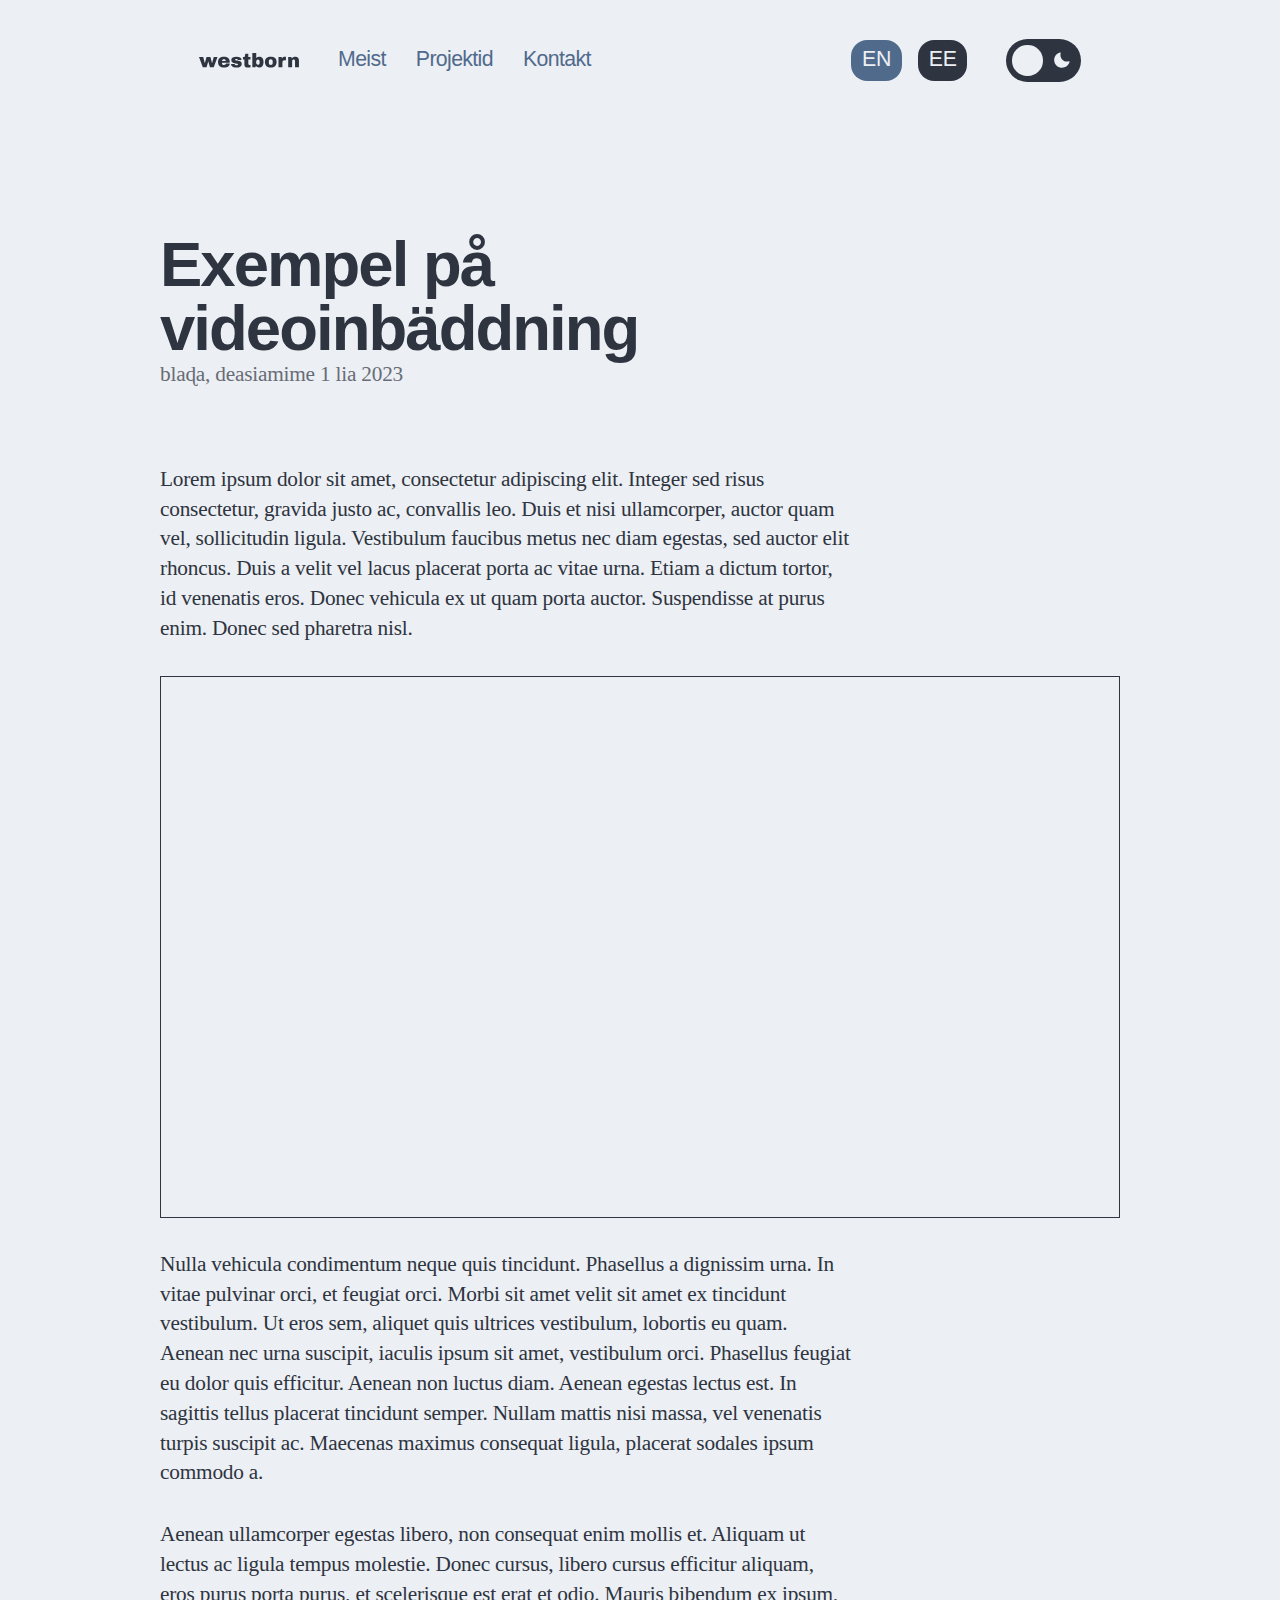
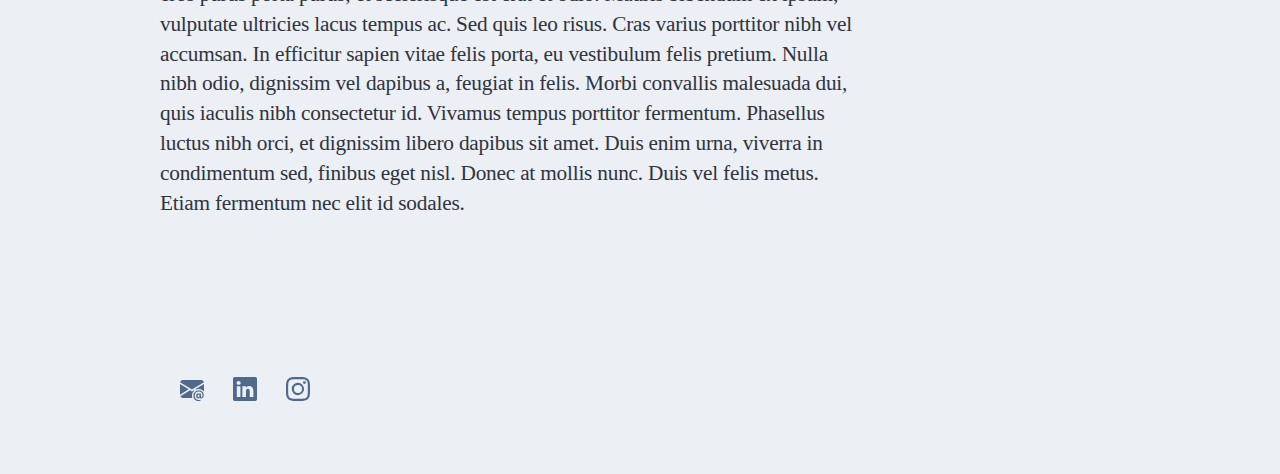
<file: ee/projektid/exempel-pa-videoinbaddning/index.html>
<!DOCTYPE html><html lang="ee-ee" dir="ltr" x-data="" :data-theme="$store.elva.theme"><head><meta charset="utf-8"><style>:where(img){height:auto;}</style>

        <!-- charset / viewport -->
        
        <meta name="viewport" content="width=device-width, initial-scale=1.0">

        <!-- title / description -->
        <title>Exempel på videoinbäddning • Westborn</title>
		<meta name="description" content="A multilingual clean green 11ty starter theme">

        <!-- canonical / alternates -->
        <link rel="canonical" href="http://localhost:8080/ee/projektid/exempel-pa-videoinbaddning/">
        <link rel="alternate" hreflang="ee" href="http://localhost:8080/ee/projektid/exempel-pa-videoinbaddning/"><link rel="alternate" hreflang="en" href="http://localhost:8080/en/projects/video-embed-example/">

        <!-- open graph -->
        <meta property="og:site_name" content="Westborn">
        <meta property="og:title" content="Exempel på videoinbäddning • Westborn">
        <meta property="og:description" content="A multilingual clean green 11ty starter theme">
        <meta property="og:type" content="website">
        <meta property="og:url" content="http://localhost:8080/ee/projektid/exempel-pa-videoinbaddning/">
        <meta property="og:image" content="http://localhost:8080/assets/img/opengraph-default.png">
        <meta property="og:image:alt" content="A Swedish description of the default opengraph image">

        <!-- icons -->
        <link rel="apple-touch-icon" sizes="180x180" href="/apple-touch-icon.png">
        <link rel="icon" type="image/png" sizes="32x32" href="/favicon-32x32.png">
        <link rel="icon" type="image/png" sizes="16x16" href="/favicon-16x16.png">
        <link rel="manifest" href="/site.webmanifest">
        <link rel="mask-icon" href="/safari-pinned-tab.svg" color="#5bbad5">
        <meta name="msapplication-TileColor" content="#da532c">

        <!-- styles -->
        <link rel="stylesheet" href="/assets/css/bundle.css?v=1720364021543">

        <!-- feeds -->
        <link rel="alternate" href="http://localhost:8080/feed/feed.xml" type="application/atom+xml" title="RSS Feed • Westborn">
		<link rel="alternate" href="http://localhost:8080/feed/feed.json" type="application/json" title="JSON Feed • Westborn">

        <!-- preload / prefetch -->
        

        <!-- everything else -->
        <link rel="manifest" href="http://localhost:8080/ee/site.webmanifest" "="">
        <meta name="theme-color" media="(prefers-color-scheme: light)" content="#eceff4">
        <meta name="theme-color" media="(prefers-color-scheme: dark)" content="#2e3440">
        
        

        <!-- set theme before page renders to stop fouc -->
        <script>document.documentElement.dataset.theme = localStorage.getItem('theme') === null ? window.matchMedia('(prefers-color-scheme: dark)').matches ? 'dark' : 'light' : localStorage.getItem('theme')</script>
    </head>
    <body class="posts">
        <!-- header -->
        <div class="container">
            <header id="header" role="banner" class="header">

    <a href="#content" class="skip-link screen-reader-text">Hoppa till innehållet</a>

    <nav class="navigation">
    <a class="site-logo" href="/" aria-label="Hem">
        <svg fill="none" height="72" viewBox="0 0 485 72" width="485" xmlns="http://www.w3.org/2000/svg" xmlns:xlink="http://www.w3.org/1999/xlink" aria-labelledby="logo-title" role="img">
            <title id="logo-title">Westborn</title>
            <path fill-rule="evenodd" fill="currentColor" d="M465.841,69.320 L465.841,39.039 C465.841,36.881 465.284,35.151 464.174,33.849 C463.063,32.549 461.492,31.897 459.461,31.897 C457.111,31.897 455.207,32.659 453.747,34.182 C452.286,35.706 451.557,37.579 451.557,39.800 L451.557,69.320 L432.608,69.320 L432.608,19.042 L448.129,19.042 L449.367,26.660 C451.334,23.993 453.921,21.867 457.128,20.279 C460.333,18.693 463.713,17.899 467.269,17.899 C473.109,17.899 477.490,19.518 480.410,22.755 C483.329,25.993 484.791,30.659 484.791,36.753 L484.791,69.320 L465.841,69.320 ZM407.135,37.896 C405.388,39.928 404.516,42.943 404.516,46.942 L404.516,69.320 L385.567,69.320 L385.567,19.042 L401.088,19.042 L402.326,26.660 C403.469,23.740 405.278,21.534 407.754,20.041 C410.230,18.551 413.023,17.804 416.134,17.804 C417.593,17.804 418.895,17.979 420.038,18.327 C421.181,18.677 421.752,18.884 421.752,18.946 L421.752,34.849 L415.658,34.849 C411.721,34.849 408.880,35.865 407.135,37.896 ZM348.048,70.463 C339.223,70.463 332.303,68.241 327.289,63.797 C322.274,59.354 319.766,52.815 319.766,44.181 C319.766,35.548 322.274,29.009 327.289,24.565 C332.303,20.122 339.223,17.899 348.048,17.899 C356.871,17.899 363.808,20.137 368.855,24.612 C373.902,29.088 376.425,35.611 376.425,44.181 C376.425,52.751 373.902,59.274 368.855,63.749 C363.808,68.225 356.871,70.463 348.048,70.463 ZM357.475,41.515 C357.475,34.341 354.333,30.754 348.048,30.754 C341.826,30.754 338.716,34.341 338.716,41.515 L338.716,46.942 C338.716,54.053 341.826,57.607 348.048,57.607 C354.333,57.607 357.475,54.053 357.475,46.942 L357.475,41.515 ZM291.675,70.463 C284.691,70.463 279.359,67.701 275.677,62.178 L274.059,69.320 L258.632,69.320 L258.632,0.282 L277.582,0.282 L277.582,23.708 C281.201,19.836 285.898,17.899 291.675,17.899 C298.467,17.899 303.705,20.105 307.387,24.517 C311.068,28.930 312.910,35.453 312.910,44.086 C312.910,52.784 311.068,59.354 307.387,63.797 C303.705,68.241 298.467,70.463 291.675,70.463 ZM293.961,41.705 C293.961,35.167 291.230,31.897 285.771,31.897 C282.977,31.897 280.882,32.897 279.486,34.896 C278.089,36.896 277.392,39.484 277.392,42.657 L277.392,45.800 C277.392,48.975 278.089,51.546 279.486,53.513 C280.882,55.481 282.977,56.465 285.771,56.465 C291.230,56.465 293.961,53.227 293.961,46.752 L293.961,41.705 ZM237.588,70.463 C232.001,70.463 227.699,69.447 224.685,67.416 C221.669,65.385 220.162,61.925 220.162,57.036 L220.162,31.897 L213.115,31.897 L213.115,19.042 L220.923,19.042 L225.018,3.806 L239.111,3.806 L239.111,19.042 L249.776,19.042 L249.776,31.897 L239.111,31.897 L239.111,51.037 C239.111,53.322 239.492,54.989 240.254,56.036 C241.016,57.084 242.411,57.607 244.444,57.607 L249.776,57.607 L249.776,68.749 C248.253,69.258 246.284,69.668 243.873,69.987 C241.459,70.304 239.364,70.463 237.588,70.463 ZM185.024,36.658 C189.467,37.293 193.180,38.039 196.165,38.896 C199.148,39.753 201.751,41.276 203.973,43.467 C206.195,45.657 207.306,48.720 207.306,52.656 C207.306,59.069 204.909,63.639 200.117,66.368 C195.323,69.098 189.054,70.463 181.310,70.463 C176.866,70.463 172.676,69.844 168.740,68.606 C164.803,67.368 161.599,65.449 159.123,62.845 C156.647,60.243 155.409,56.941 155.409,52.941 L173.025,52.941 L173.025,53.322 C173.088,55.481 173.993,56.989 175.739,57.846 C177.485,58.703 179.342,59.131 181.310,59.131 C186.579,59.131 189.214,57.893 189.214,55.417 C189.214,54.148 188.388,53.227 186.738,52.656 C185.086,52.084 182.389,51.482 178.644,50.847 C174.135,50.085 170.438,49.260 167.550,48.371 C164.661,47.482 162.137,45.975 159.980,43.848 C157.821,41.721 156.742,38.753 156.742,34.944 C156.742,28.787 159.075,24.407 163.741,21.803 C168.407,19.201 174.485,17.899 181.977,17.899 C188.705,17.899 194.403,19.217 199.069,21.851 C203.735,24.486 206.068,28.564 206.068,34.087 L188.452,34.087 C188.452,32.247 187.626,30.945 185.976,30.183 C184.833,29.549 183.405,29.231 181.691,29.231 C177.120,29.231 174.835,30.311 174.835,32.468 C174.835,33.675 175.628,34.532 177.215,35.039 C178.801,35.548 181.405,36.087 185.024,36.658 ZM121.319,58.369 C124.492,58.369 126.825,57.703 128.318,56.370 C129.808,55.036 130.555,53.260 130.555,51.037 L148.934,51.037 C148.934,57.131 146.616,61.893 141.982,65.321 C137.347,68.749 130.587,70.463 121.699,70.463 C112.367,70.463 105.130,68.289 99.988,63.940 C94.846,59.592 92.275,53.005 92.275,44.181 C92.275,35.548 94.782,29.009 99.798,24.565 C104.812,20.122 111.732,17.899 120.557,17.899 C129.761,17.899 136.793,20.058 141.649,24.374 C146.505,28.692 148.934,35.294 148.934,44.181 L148.934,47.418 L111.225,47.418 C111.225,51.037 112.034,53.767 113.653,55.608 C115.272,57.450 117.826,58.369 121.319,58.369 ZM129.794,38.467 C129.794,35.865 129.047,33.801 127.556,32.278 C126.063,30.754 123.985,29.992 121.319,29.992 C115.351,29.992 112.018,32.818 111.320,38.467 L129.794,38.467 ZM52.947,69.320 L45.139,41.324 L44.758,41.324 L36.854,69.320 L18.381,69.320 L0.002,19.042 L20.381,19.042 L27.998,48.752 L28.665,48.752 L36.569,19.042 L55.423,19.042 L63.041,48.752 L63.708,48.752 L71.421,19.042 L89.894,19.042 L71.421,69.320 L52.947,69.320 Z"></path>
        </svg>
    </a>
    <ul class="navigation-menu">
        
        <li>
            <a href="/ee/meist/">
                Meist
            </a>
        </li>
        <li>
            <a href="/ee/">
                Projektid
            </a>
        </li>
        <li>
            <a href="/ee/kontakt/">
                Kontakt
            </a>
        </li>
    </ul>

    
        <div class="switch-language">
	
		
			
			
				
			
			
				<a href="/en/projects/video-embed-example/" lang="en" hreflang="en" aria-label="EN: English">
					EN
				</a>
			
		
	
		
			<a href="/ee/projektid/exempel-pa-videoinbaddning/" lang="ee" hreflang="ee" aria-label="EE: Eesti" aria-current="page" class="current">
				EE
			</a>
		
	
</div>
    

    <div class="switch-wrapper" x-data="" x-cloak="">
	<input class="switch" id="darkmode" type="checkbox" value="dark" :checked="$store.elva.theme === 'dark'">
	<label class="switch-btn" for="darkmode" tabindex="0" aria-label="Toggle dark/light theme" @keydown.prevent.space="" @click="$store.elva.themeToggle()" @keyup.prevent.space="$store.elva.themeToggle()" :class="$store.elva.theme === 'dark' ? 'switch-button-on' : 'switch-button-off'">
        <svg class="icon icon-sun" width="1em" height="1em" viewBox="0 0 24 24" fill="none" aria-labelledby="icon-sun" xmlns="http://www.w3.org/2000/svg">
            <title id="icon-sun">Ljus</title>
            <circle cx="11.9998" cy="11.9998" r="5.75375" fill="currentColor"></circle>
            <g>
                <circle cx="3.08982" cy="6.85502" r="1.71143" transform="rotate(-60 3.08982 6.85502)" fill="currentColor"></circle>
                <circle cx="3.0903" cy="17.1436" r="1.71143" transform="rotate(-120 3.0903 17.1436)" fill="currentColor"></circle>
                <circle cx="12" cy="22.2881" r="1.71143" fill="currentColor"></circle>
                <circle cx="20.9101" cy="17.1436" r="1.71143" transform="rotate(-60 20.9101 17.1436)" fill="currentColor"></circle>
                <circle cx="20.9101" cy="6.8555" r="1.71143" transform="rotate(-120 20.9101 6.8555)" fill="currentColor"></circle>
                <circle cx="12" cy="1.71143" r="1.71143" fill="currentColor"></circle>
            </g>
            
        </svg>
        <svg class="icon icon-moon" xmlns="http://www.w3.org/2000/svg" width="1em" height="1em" viewBox="0 0 50 50" aria-labelledby="icon-moon">
            <title id="icon-moon">Mörk</title>
            <path d="M 43.81 29.354 C 43.688 28.958 43.413 28.626 43.046 28.432 C 42.679 28.238 42.251 28.198 41.854 28.321 C 36.161 29.886 30.067 28.272 25.894 24.096 C 21.722 19.92 20.113 13.824 21.683 8.133 C 21.848 7.582 21.697 6.985 21.29 6.578 C 20.884 6.172 20.287 6.022 19.736 6.187 C 10.659 8.728 4.691 17.389 5.55 26.776 C 6.408 36.163 13.847 43.598 23.235 44.451 C 32.622 45.304 41.28 39.332 43.816 30.253 C 43.902 29.96 43.9 29.647 43.81 29.354 Z" fill="currentColor"></path>
        </svg>
	</label>
</div>

</nav>

</header>
        </div>

        <!-- content -->
        <main id="content">
            <div class="container">
                <article class="hentry">
    <header class="entry-header">
        <h1 class="entry-title">Exempel på videoinbäddning</h1>
        <ul class="meta">
            <li class="meta-date">
                <time class="entry-date published" datatime="2023-08-01T00:00:00Z">blaɖa, deasiamime 1 lia 2023</time>
            </li>
            <!-- <li class="meta-reading-time">1 minut till läsaren</li> -->
        </ul>
    </header>
    <div class="entry-content">
        <p>Lorem ipsum dolor sit amet, consectetur adipiscing elit. Integer sed risus consectetur, gravida justo ac, convallis leo. Duis et nisi ullamcorper, auctor quam vel, sollicitudin ligula. Vestibulum faucibus metus nec diam egestas, sed auctor elit rhoncus. Duis a velit vel lacus placerat porta ac vitae urna. Etiam a dictum tortor, id venenatis eros. Donec vehicula ex ut quam porta auctor. Suspendisse at purus enim. Donec sed pharetra nisl.</p>
<div id="vimeo-149643283" class="oembed oembed-vimeo" style="position:relative;width:100%;padding-top:56.25%;"><iframe style="position:absolute;top:0;right:0;bottom:0;left:0;width:100%;height:100%;" frameborder="0" src="https://player.vimeo.com/video/149643283?dnt=1" allowfullscreen=""></iframe></div>
<p>Nulla vehicula condimentum neque quis tincidunt. Phasellus a dignissim urna. In vitae pulvinar orci, et feugiat orci. Morbi sit amet velit sit amet ex tincidunt vestibulum. Ut eros sem, aliquet quis ultrices vestibulum, lobortis eu quam. Aenean nec urna suscipit, iaculis ipsum sit amet, vestibulum orci. Phasellus feugiat eu dolor quis efficitur. Aenean non luctus diam. Aenean egestas lectus est. In sagittis tellus placerat tincidunt semper. Nullam mattis nisi massa, vel venenatis turpis suscipit ac. Maecenas maximus consequat ligula, placerat sodales ipsum commodo a.</p>
<p>Aenean ullamcorper egestas libero, non consequat enim mollis et. Aliquam ut lectus ac ligula tempus molestie. Donec cursus, libero cursus efficitur aliquam, eros purus porta purus, et scelerisque est erat et odio. Mauris bibendum ex ipsum, vulputate ultricies lacus tempus ac. Sed quis leo risus. Cras varius porttitor nibh vel accumsan. In efficitur sapien vitae felis porta, eu vestibulum felis pretium. Nulla nibh odio, dignissim vel dapibus a, feugiat in felis. Morbi convallis malesuada dui, quis iaculis nibh consectetur id. Vivamus tempus porttitor fermentum. Phasellus luctus nibh orci, et dignissim libero dapibus sit amet. Duis enim urna, viverra in condimentum sed, finibus eget nisl. Donec at mollis nunc. Duis vel felis metus. Etiam fermentum nec elit id sodales.</p>

    </div>
</article>
            </div>
        </main>

        <!-- footer -->
        <div class="container">
            <footer id="footer" class="footer">

    <div class="footerdiv">
        <a href="mailto:taavi498@hotmail.com">
            <svg xmlns="http://www.w3.org/2000/svg" width="16" height="16" fill="currentColor" class="bi bi-envelope-at-fill" viewBox="0 0 16 16">
                <path d="M2 2A2 2 0 0 0 .05 3.555L8 8.414l7.95-4.859A2 2 0 0 0 14 2H2Zm-2 9.8V4.698l5.803 3.546L0 11.801Zm6.761-2.97-6.57 4.026A2 2 0 0 0 2 14h6.256A4.493 4.493 0 0 1 8 12.5a4.49 4.49 0 0 1 1.606-3.446l-.367-.225L8 9.586l-1.239-.757ZM16 9.671V4.697l-5.803 3.546.338.208A4.482 4.482 0 0 1 12.5 8c1.414 0 2.675.652 3.5 1.671Z"></path>
                <path d="M15.834 12.244c0 1.168-.577 2.025-1.587 2.025-.503 0-1.002-.228-1.12-.648h-.043c-.118.416-.543.643-1.015.643-.77 0-1.259-.542-1.259-1.434v-.529c0-.844.481-1.4 1.26-1.4.585 0 .87.333.953.63h.03v-.568h.905v2.19c0 .272.18.42.411.42.315 0 .639-.415.639-1.39v-.118c0-1.277-.95-2.326-2.484-2.326h-.04c-1.582 0-2.64 1.067-2.64 2.724v.157c0 1.867 1.237 2.654 2.57 2.654h.045c.507 0 .935-.07 1.18-.18v.731c-.219.1-.643.175-1.237.175h-.044C10.438 16 9 14.82 9 12.646v-.214C9 10.36 10.421 9 12.485 9h.035c2.12 0 3.314 1.43 3.314 3.034v.21Zm-4.04.21v.227c0 .586.227.8.581.8.31 0 .564-.17.564-.743v-.367c0-.516-.275-.708-.572-.708-.346 0-.573.245-.573.791Z"></path>
            </svg>
        </a>
        <a href="https://ee.linkedin.com/in/taavi-turvas-83970112">
            <svg xmlns="http://www.w3.org/2000/svg" width="16" height="16" fill="currentColor" class="bi bi-linkedin" viewBox="0 0 16 16">
                <path d="M0 1.146C0 .513.526 0 1.175 0h13.65C15.474 0 16 .513 16 1.146v13.708c0 .633-.526 1.146-1.175 1.146H1.175C.526 16 0 15.487 0 14.854V1.146zm4.943 12.248V6.169H2.542v7.225h2.401zm-1.2-8.212c.837 0 1.358-.554 1.358-1.248-.015-.709-.52-1.248-1.342-1.248-.822 0-1.359.54-1.359 1.248 0 .694.521 1.248 1.327 1.248h.016zm4.908 8.212V9.359c0-.216.016-.432.08-.586.173-.431.568-.878 1.232-.878.869 0 1.216.662 1.216 1.634v3.865h2.401V9.25c0-2.22-1.184-3.252-2.764-3.252-1.274 0-1.845.7-2.165 1.193v.025h-.016a5.54 5.54 0 0 1 .016-.025V6.169h-2.4c.03.678 0 7.225 0 7.225h2.4z"></path>
            </svg>
        </a>
        <a href="https://www.instagram.com/kavalkits/">
            <svg xmlns="http://www.w3.org/2000/svg" width="16" height="16" fill="currentColor" class="bi bi-instagram" viewBox="0 0 16 16">
                <path d="M8 0C5.829 0 5.556.01 4.703.048 3.85.088 3.269.222 2.76.42a3.917 3.917 0 0 0-1.417.923A3.927 3.927 0 0 0 .42 2.76C.222 3.268.087 3.85.048 4.7.01 5.555 0 5.827 0 8.001c0 2.172.01 2.444.048 3.297.04.852.174 1.433.372 1.942.205.526.478.972.923 1.417.444.445.89.719 1.416.923.51.198 1.09.333 1.942.372C5.555 15.99 5.827 16 8 16s2.444-.01 3.298-.048c.851-.04 1.434-.174 1.943-.372a3.916 3.916 0 0 0 1.416-.923c.445-.445.718-.891.923-1.417.197-.509.332-1.09.372-1.942C15.99 10.445 16 10.173 16 8s-.01-2.445-.048-3.299c-.04-.851-.175-1.433-.372-1.941a3.926 3.926 0 0 0-.923-1.417A3.911 3.911 0 0 0 13.24.42c-.51-.198-1.092-.333-1.943-.372C10.443.01 10.172 0 7.998 0h.003zm-.717 1.442h.718c2.136 0 2.389.007 3.232.046.78.035 1.204.166 1.486.275.373.145.64.319.92.599.28.28.453.546.598.92.11.281.24.705.275 1.485.039.843.047 1.096.047 3.231s-.008 2.389-.047 3.232c-.035.78-.166 1.203-.275 1.485a2.47 2.47 0 0 1-.599.919c-.28.28-.546.453-.92.598-.28.11-.704.24-1.485.276-.843.038-1.096.047-3.232.047s-2.39-.009-3.233-.047c-.78-.036-1.203-.166-1.485-.276a2.478 2.478 0 0 1-.92-.598 2.48 2.48 0 0 1-.6-.92c-.109-.281-.24-.705-.275-1.485-.038-.843-.046-1.096-.046-3.233 0-2.136.008-2.388.046-3.231.036-.78.166-1.204.276-1.486.145-.373.319-.64.599-.92.28-.28.546-.453.92-.598.282-.11.705-.24 1.485-.276.738-.034 1.024-.044 2.515-.045v.002zm4.988 1.328a.96.96 0 1 0 0 1.92.96.96 0 0 0 0-1.92zm-4.27 1.122a4.109 4.109 0 1 0 0 8.217 4.109 4.109 0 0 0 0-8.217zm0 1.441a2.667 2.667 0 1 1 0 5.334 2.667 2.667 0 0 1 0-5.334z"></path>
            </svg>
        </a>
    </div>
</footer>
        </div>

        <!-- scripts -->
        <script src="/assets/js/bundle.js?v=1720364021545" defer=""></script>
    
</body></html>
</file>
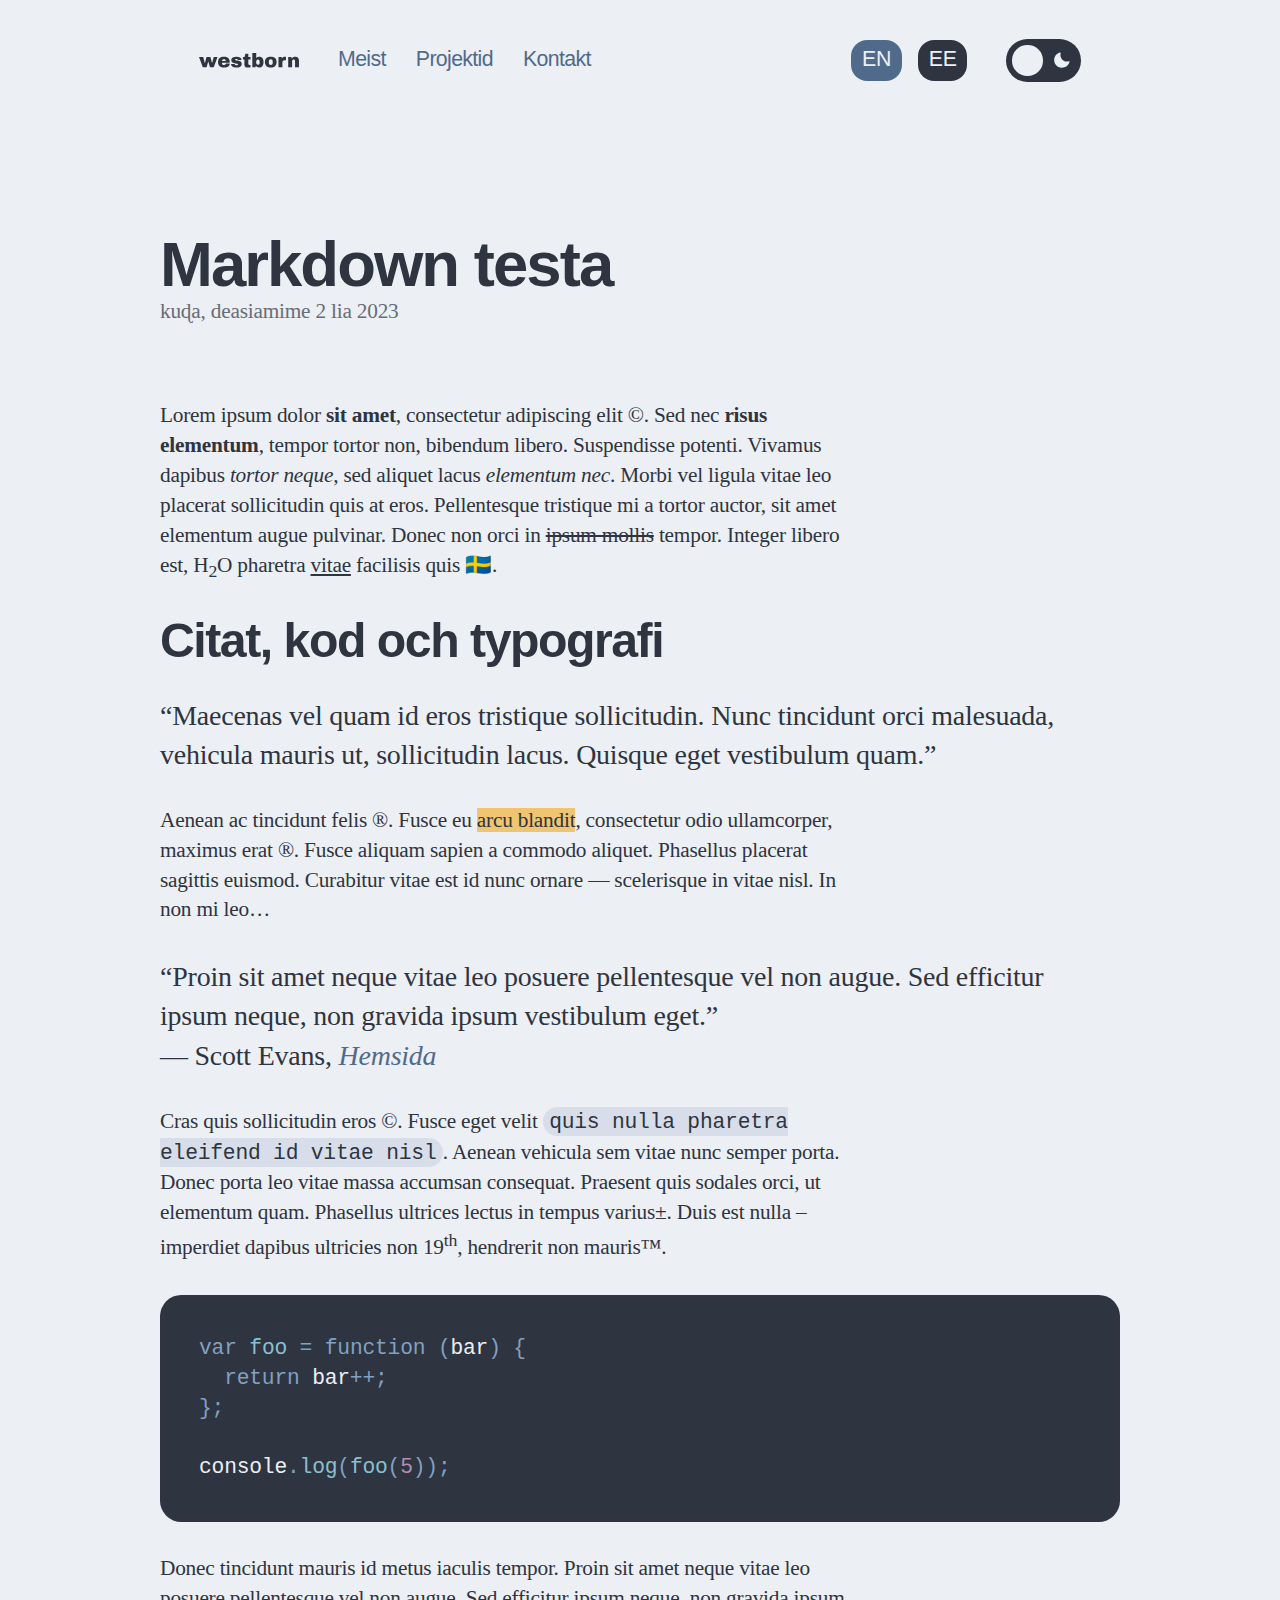
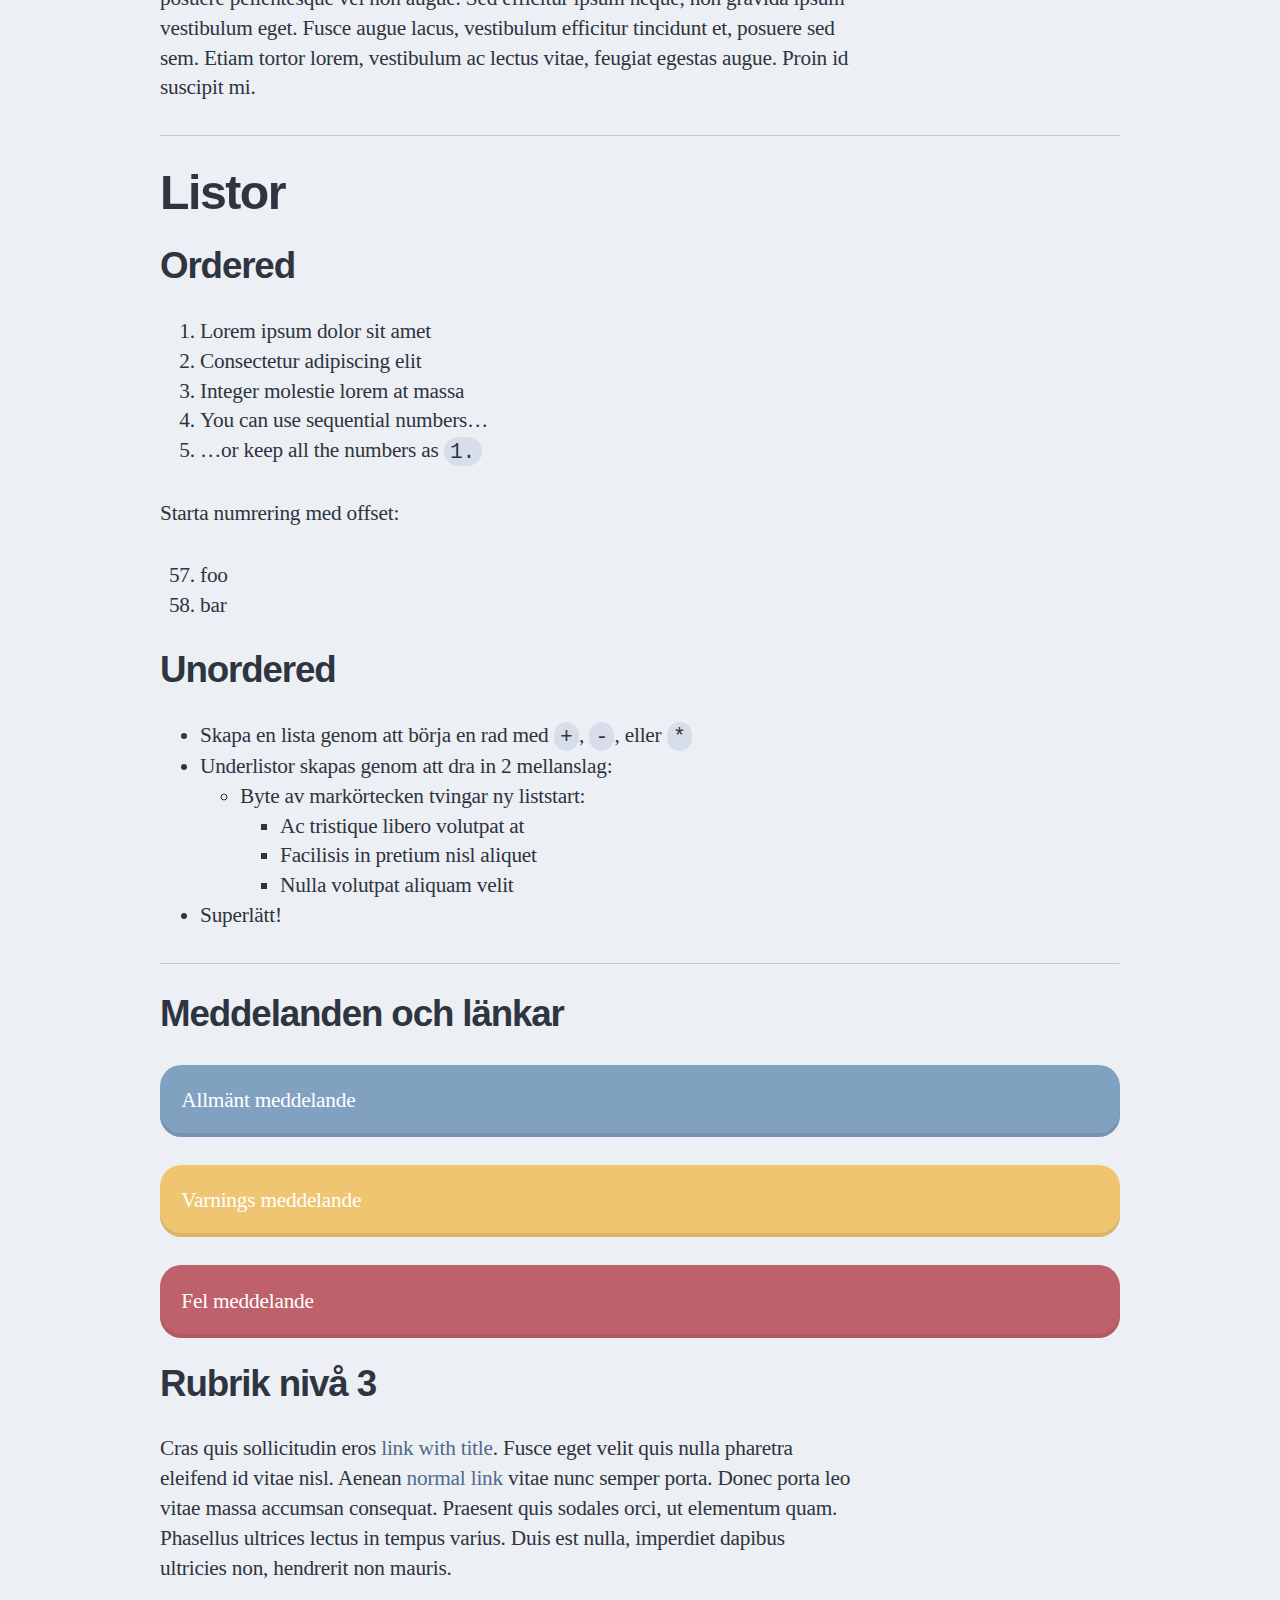
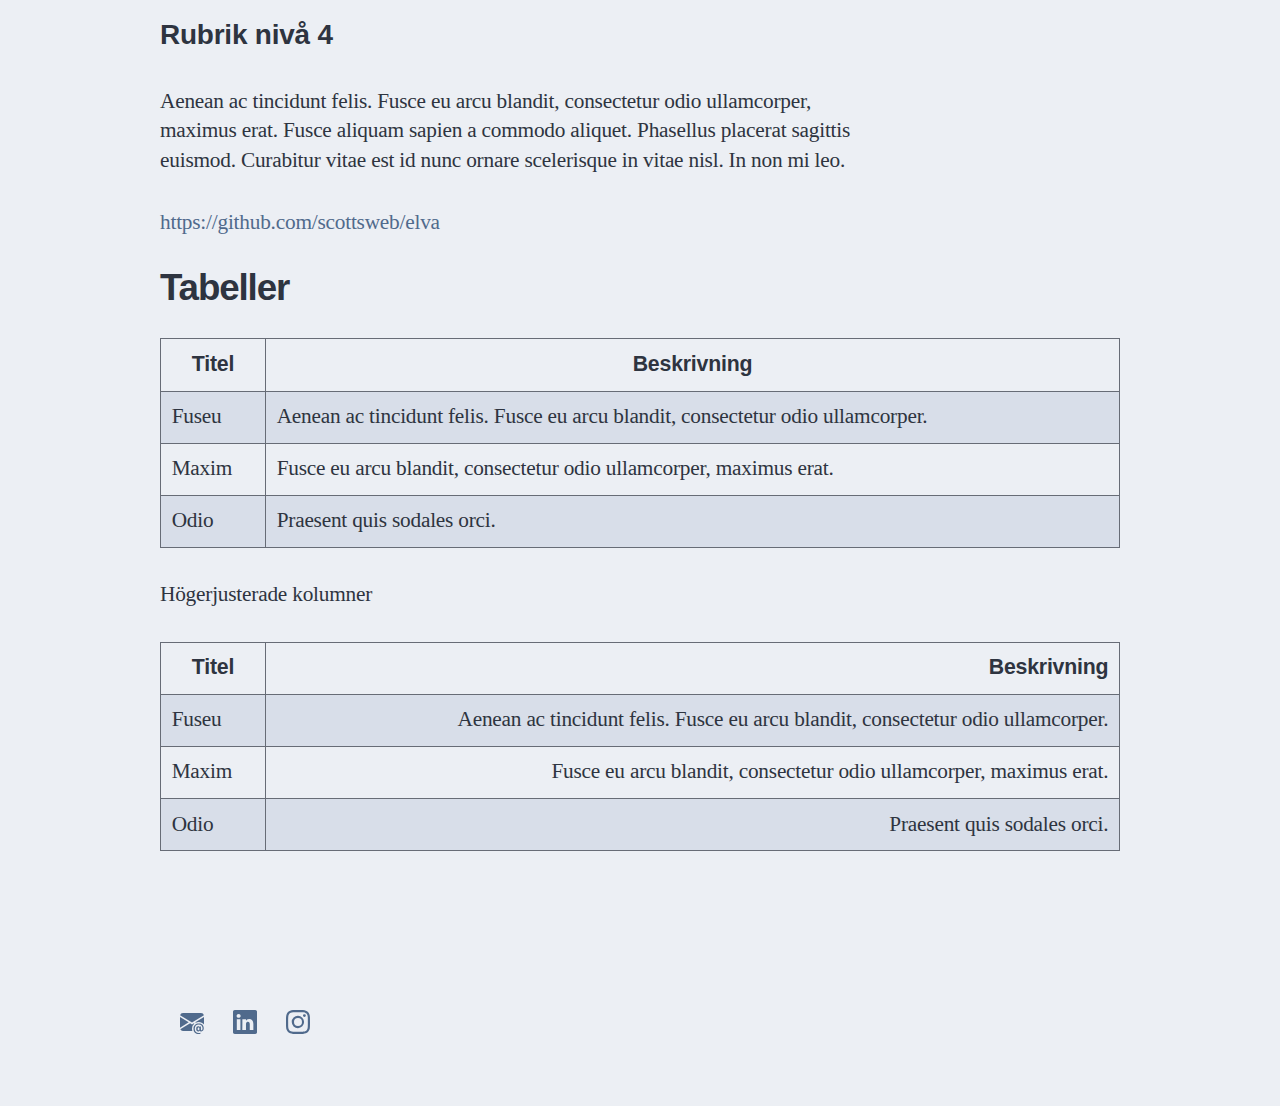
<file: ee/projektid/markdown-testa/index.html>
<!DOCTYPE html><html lang="ee-ee" dir="ltr" x-data="" :data-theme="$store.elva.theme"><head><meta charset="utf-8"><style>:where(img){height:auto;}</style>

        <!-- charset / viewport -->
        
        <meta name="viewport" content="width=device-width, initial-scale=1.0">

        <!-- title / description -->
        <title>Markdown testa • Westborn</title>
		<meta name="description" content="A multilingual clean green 11ty starter theme">

        <!-- canonical / alternates -->
        <link rel="canonical" href="http://localhost:8080/ee/projektid/markdown-testa/">
        <link rel="alternate" hreflang="ee" href="http://localhost:8080/ee/projektid/markdown-testa/"><link rel="alternate" hreflang="en" href="http://localhost:8080/en/projects/markdown-test/">

        <!-- open graph -->
        <meta property="og:site_name" content="Westborn">
        <meta property="og:title" content="Markdown testa • Westborn">
        <meta property="og:description" content="A multilingual clean green 11ty starter theme">
        <meta property="og:type" content="website">
        <meta property="og:url" content="http://localhost:8080/ee/projektid/markdown-testa/">
        <meta property="og:image" content="http://localhost:8080/assets/img/opengraph-default.png">
        <meta property="og:image:alt" content="A Swedish description of the default opengraph image">

        <!-- icons -->
        <link rel="apple-touch-icon" sizes="180x180" href="/apple-touch-icon.png">
        <link rel="icon" type="image/png" sizes="32x32" href="/favicon-32x32.png">
        <link rel="icon" type="image/png" sizes="16x16" href="/favicon-16x16.png">
        <link rel="manifest" href="/site.webmanifest">
        <link rel="mask-icon" href="/safari-pinned-tab.svg" color="#5bbad5">
        <meta name="msapplication-TileColor" content="#da532c">

        <!-- styles -->
        <link rel="stylesheet" href="/assets/css/bundle.css?v=1720364021546">

        <!-- feeds -->
        <link rel="alternate" href="http://localhost:8080/feed/feed.xml" type="application/atom+xml" title="RSS Feed • Westborn">
		<link rel="alternate" href="http://localhost:8080/feed/feed.json" type="application/json" title="JSON Feed • Westborn">

        <!-- preload / prefetch -->
        

        <!-- everything else -->
        <link rel="manifest" href="http://localhost:8080/ee/site.webmanifest" "="">
        <meta name="theme-color" media="(prefers-color-scheme: light)" content="#eceff4">
        <meta name="theme-color" media="(prefers-color-scheme: dark)" content="#2e3440">
        
        

        <!-- set theme before page renders to stop fouc -->
        <script>document.documentElement.dataset.theme = localStorage.getItem('theme') === null ? window.matchMedia('(prefers-color-scheme: dark)').matches ? 'dark' : 'light' : localStorage.getItem('theme')</script>
    </head>
    <body class="posts">
        <!-- header -->
        <div class="container">
            <header id="header" role="banner" class="header">

    <a href="#content" class="skip-link screen-reader-text">Hoppa till innehållet</a>

    <nav class="navigation">
    <a class="site-logo" href="/" aria-label="Hem">
        <svg fill="none" height="72" viewBox="0 0 485 72" width="485" xmlns="http://www.w3.org/2000/svg" xmlns:xlink="http://www.w3.org/1999/xlink" aria-labelledby="logo-title" role="img">
            <title id="logo-title">Westborn</title>
            <path fill-rule="evenodd" fill="currentColor" d="M465.841,69.320 L465.841,39.039 C465.841,36.881 465.284,35.151 464.174,33.849 C463.063,32.549 461.492,31.897 459.461,31.897 C457.111,31.897 455.207,32.659 453.747,34.182 C452.286,35.706 451.557,37.579 451.557,39.800 L451.557,69.320 L432.608,69.320 L432.608,19.042 L448.129,19.042 L449.367,26.660 C451.334,23.993 453.921,21.867 457.128,20.279 C460.333,18.693 463.713,17.899 467.269,17.899 C473.109,17.899 477.490,19.518 480.410,22.755 C483.329,25.993 484.791,30.659 484.791,36.753 L484.791,69.320 L465.841,69.320 ZM407.135,37.896 C405.388,39.928 404.516,42.943 404.516,46.942 L404.516,69.320 L385.567,69.320 L385.567,19.042 L401.088,19.042 L402.326,26.660 C403.469,23.740 405.278,21.534 407.754,20.041 C410.230,18.551 413.023,17.804 416.134,17.804 C417.593,17.804 418.895,17.979 420.038,18.327 C421.181,18.677 421.752,18.884 421.752,18.946 L421.752,34.849 L415.658,34.849 C411.721,34.849 408.880,35.865 407.135,37.896 ZM348.048,70.463 C339.223,70.463 332.303,68.241 327.289,63.797 C322.274,59.354 319.766,52.815 319.766,44.181 C319.766,35.548 322.274,29.009 327.289,24.565 C332.303,20.122 339.223,17.899 348.048,17.899 C356.871,17.899 363.808,20.137 368.855,24.612 C373.902,29.088 376.425,35.611 376.425,44.181 C376.425,52.751 373.902,59.274 368.855,63.749 C363.808,68.225 356.871,70.463 348.048,70.463 ZM357.475,41.515 C357.475,34.341 354.333,30.754 348.048,30.754 C341.826,30.754 338.716,34.341 338.716,41.515 L338.716,46.942 C338.716,54.053 341.826,57.607 348.048,57.607 C354.333,57.607 357.475,54.053 357.475,46.942 L357.475,41.515 ZM291.675,70.463 C284.691,70.463 279.359,67.701 275.677,62.178 L274.059,69.320 L258.632,69.320 L258.632,0.282 L277.582,0.282 L277.582,23.708 C281.201,19.836 285.898,17.899 291.675,17.899 C298.467,17.899 303.705,20.105 307.387,24.517 C311.068,28.930 312.910,35.453 312.910,44.086 C312.910,52.784 311.068,59.354 307.387,63.797 C303.705,68.241 298.467,70.463 291.675,70.463 ZM293.961,41.705 C293.961,35.167 291.230,31.897 285.771,31.897 C282.977,31.897 280.882,32.897 279.486,34.896 C278.089,36.896 277.392,39.484 277.392,42.657 L277.392,45.800 C277.392,48.975 278.089,51.546 279.486,53.513 C280.882,55.481 282.977,56.465 285.771,56.465 C291.230,56.465 293.961,53.227 293.961,46.752 L293.961,41.705 ZM237.588,70.463 C232.001,70.463 227.699,69.447 224.685,67.416 C221.669,65.385 220.162,61.925 220.162,57.036 L220.162,31.897 L213.115,31.897 L213.115,19.042 L220.923,19.042 L225.018,3.806 L239.111,3.806 L239.111,19.042 L249.776,19.042 L249.776,31.897 L239.111,31.897 L239.111,51.037 C239.111,53.322 239.492,54.989 240.254,56.036 C241.016,57.084 242.411,57.607 244.444,57.607 L249.776,57.607 L249.776,68.749 C248.253,69.258 246.284,69.668 243.873,69.987 C241.459,70.304 239.364,70.463 237.588,70.463 ZM185.024,36.658 C189.467,37.293 193.180,38.039 196.165,38.896 C199.148,39.753 201.751,41.276 203.973,43.467 C206.195,45.657 207.306,48.720 207.306,52.656 C207.306,59.069 204.909,63.639 200.117,66.368 C195.323,69.098 189.054,70.463 181.310,70.463 C176.866,70.463 172.676,69.844 168.740,68.606 C164.803,67.368 161.599,65.449 159.123,62.845 C156.647,60.243 155.409,56.941 155.409,52.941 L173.025,52.941 L173.025,53.322 C173.088,55.481 173.993,56.989 175.739,57.846 C177.485,58.703 179.342,59.131 181.310,59.131 C186.579,59.131 189.214,57.893 189.214,55.417 C189.214,54.148 188.388,53.227 186.738,52.656 C185.086,52.084 182.389,51.482 178.644,50.847 C174.135,50.085 170.438,49.260 167.550,48.371 C164.661,47.482 162.137,45.975 159.980,43.848 C157.821,41.721 156.742,38.753 156.742,34.944 C156.742,28.787 159.075,24.407 163.741,21.803 C168.407,19.201 174.485,17.899 181.977,17.899 C188.705,17.899 194.403,19.217 199.069,21.851 C203.735,24.486 206.068,28.564 206.068,34.087 L188.452,34.087 C188.452,32.247 187.626,30.945 185.976,30.183 C184.833,29.549 183.405,29.231 181.691,29.231 C177.120,29.231 174.835,30.311 174.835,32.468 C174.835,33.675 175.628,34.532 177.215,35.039 C178.801,35.548 181.405,36.087 185.024,36.658 ZM121.319,58.369 C124.492,58.369 126.825,57.703 128.318,56.370 C129.808,55.036 130.555,53.260 130.555,51.037 L148.934,51.037 C148.934,57.131 146.616,61.893 141.982,65.321 C137.347,68.749 130.587,70.463 121.699,70.463 C112.367,70.463 105.130,68.289 99.988,63.940 C94.846,59.592 92.275,53.005 92.275,44.181 C92.275,35.548 94.782,29.009 99.798,24.565 C104.812,20.122 111.732,17.899 120.557,17.899 C129.761,17.899 136.793,20.058 141.649,24.374 C146.505,28.692 148.934,35.294 148.934,44.181 L148.934,47.418 L111.225,47.418 C111.225,51.037 112.034,53.767 113.653,55.608 C115.272,57.450 117.826,58.369 121.319,58.369 ZM129.794,38.467 C129.794,35.865 129.047,33.801 127.556,32.278 C126.063,30.754 123.985,29.992 121.319,29.992 C115.351,29.992 112.018,32.818 111.320,38.467 L129.794,38.467 ZM52.947,69.320 L45.139,41.324 L44.758,41.324 L36.854,69.320 L18.381,69.320 L0.002,19.042 L20.381,19.042 L27.998,48.752 L28.665,48.752 L36.569,19.042 L55.423,19.042 L63.041,48.752 L63.708,48.752 L71.421,19.042 L89.894,19.042 L71.421,69.320 L52.947,69.320 Z"></path>
        </svg>
    </a>
    <ul class="navigation-menu">
        
        <li>
            <a href="/ee/meist/">
                Meist
            </a>
        </li>
        <li>
            <a href="/ee/">
                Projektid
            </a>
        </li>
        <li>
            <a href="/ee/kontakt/">
                Kontakt
            </a>
        </li>
    </ul>

    
        <div class="switch-language">
	
		
			
			
				
			
			
				<a href="/en/projects/markdown-test/" lang="en" hreflang="en" aria-label="EN: English">
					EN
				</a>
			
		
	
		
			<a href="/ee/projektid/markdown-testa/" lang="ee" hreflang="ee" aria-label="EE: Eesti" aria-current="page" class="current">
				EE
			</a>
		
	
</div>
    

    <div class="switch-wrapper" x-data="" x-cloak="">
	<input class="switch" id="darkmode" type="checkbox" value="dark" :checked="$store.elva.theme === 'dark'">
	<label class="switch-btn" for="darkmode" tabindex="0" aria-label="Toggle dark/light theme" @keydown.prevent.space="" @click="$store.elva.themeToggle()" @keyup.prevent.space="$store.elva.themeToggle()" :class="$store.elva.theme === 'dark' ? 'switch-button-on' : 'switch-button-off'">
        <svg class="icon icon-sun" width="1em" height="1em" viewBox="0 0 24 24" fill="none" aria-labelledby="icon-sun" xmlns="http://www.w3.org/2000/svg">
            <title id="icon-sun">Ljus</title>
            <circle cx="11.9998" cy="11.9998" r="5.75375" fill="currentColor"></circle>
            <g>
                <circle cx="3.08982" cy="6.85502" r="1.71143" transform="rotate(-60 3.08982 6.85502)" fill="currentColor"></circle>
                <circle cx="3.0903" cy="17.1436" r="1.71143" transform="rotate(-120 3.0903 17.1436)" fill="currentColor"></circle>
                <circle cx="12" cy="22.2881" r="1.71143" fill="currentColor"></circle>
                <circle cx="20.9101" cy="17.1436" r="1.71143" transform="rotate(-60 20.9101 17.1436)" fill="currentColor"></circle>
                <circle cx="20.9101" cy="6.8555" r="1.71143" transform="rotate(-120 20.9101 6.8555)" fill="currentColor"></circle>
                <circle cx="12" cy="1.71143" r="1.71143" fill="currentColor"></circle>
            </g>
            
        </svg>
        <svg class="icon icon-moon" xmlns="http://www.w3.org/2000/svg" width="1em" height="1em" viewBox="0 0 50 50" aria-labelledby="icon-moon">
            <title id="icon-moon">Mörk</title>
            <path d="M 43.81 29.354 C 43.688 28.958 43.413 28.626 43.046 28.432 C 42.679 28.238 42.251 28.198 41.854 28.321 C 36.161 29.886 30.067 28.272 25.894 24.096 C 21.722 19.92 20.113 13.824 21.683 8.133 C 21.848 7.582 21.697 6.985 21.29 6.578 C 20.884 6.172 20.287 6.022 19.736 6.187 C 10.659 8.728 4.691 17.389 5.55 26.776 C 6.408 36.163 13.847 43.598 23.235 44.451 C 32.622 45.304 41.28 39.332 43.816 30.253 C 43.902 29.96 43.9 29.647 43.81 29.354 Z" fill="currentColor"></path>
        </svg>
	</label>
</div>

</nav>

</header>
        </div>

        <!-- content -->
        <main id="content">
            <div class="container">
                <article class="hentry">
    <header class="entry-header">
        <h1 class="entry-title">Markdown testa</h1>
        <ul class="meta">
            <li class="meta-date">
                <time class="entry-date published" datatime="2023-08-02T00:00:00Z">kuɖa, deasiamime 2 lia 2023</time>
            </li>
            <!-- <li class="meta-reading-time">2 minuter att läsa</li> -->
        </ul>
    </header>
    <div class="entry-content">
        <p>Lorem ipsum dolor <strong>sit amet</strong>, consectetur adipiscing elit ©. Sed nec <strong>risus elementum</strong>, tempor tortor non, bibendum libero. Suspendisse potenti. Vivamus dapibus <em>tortor neque</em>, sed aliquet lacus <em>elementum nec</em>. Morbi vel ligula vitae leo placerat sollicitudin quis at eros. Pellentesque tristique mi a tortor auctor, sit amet elementum augue pulvinar. Donec non orci in <s>ipsum mollis</s> tempor. Integer libero est, H<sub>2</sub>O pharetra <ins>vitae</ins> facilisis quis 🇸🇪.</p>
<h2>Citat, kod och typografi</h2>
<blockquote>
<p>Maecenas vel quam id eros tristique sollicitudin. Nunc tincidunt orci malesuada, vehicula mauris ut, sollicitudin lacus. Quisque eget vestibulum quam.</p>
</blockquote>
<p>Aenean ac tincidunt felis ®. Fusce eu <mark>arcu blandit</mark>, consectetur odio ullamcorper, maximus erat ®. Fusce aliquam sapien a commodo aliquet. Phasellus placerat sagittis euismod. Curabitur vitae est id nunc ornare — scelerisque in vitae nisl. In non mi leo…</p>
<!-- FM:Snippet:Start data:{"id":"Quote","fields":[{"name":"quote","value":"Maecenas vel quam id eros tristique sollicitudin. Nunc tincidunt orci malesuada, vehicula mauris ut, sollicitudin lacus. Quisque eget vestibulum quam."},{"name":"author","value":"Scott Evans"},{"name":"cite","value":"Hemsida"},{"name":"url","value":"https://scott.ee"}]} -->
<blockquote>
  <p>Proin sit amet neque vitae leo posuere pellentesque vel non augue. Sed efficitur ipsum neque, non gravida ipsum vestibulum eget.</p>
  <figcaption>— Scott Evans, <cite><a href="https://scott.ee">Hemsida</a></cite></figcaption>
</blockquote>
<!-- FM:Snippet:End -->
<p>Cras quis sollicitudin eros ©. Fusce eget velit <code>quis nulla pharetra eleifend id vitae nisl</code>. Aenean vehicula sem vitae nunc semper porta. Donec porta leo vitae massa accumsan consequat. Praesent quis sodales orci, ut elementum quam. Phasellus ultrices lectus in tempus varius±. Duis est nulla – imperdiet dapibus ultricies non 19<sup>th</sup>, hendrerit non mauris™.</p>
<pre class="language-js"><code class="language-js"><span class="token keyword">var</span> <span class="token function-variable function">foo</span> <span class="token operator">=</span> <span class="token keyword">function</span> <span class="token punctuation">(</span><span class="token parameter">bar</span><span class="token punctuation">)</span> <span class="token punctuation">{</span>
  <span class="token keyword">return</span> bar<span class="token operator">++</span><span class="token punctuation">;</span>
<span class="token punctuation">}</span><span class="token punctuation">;</span>

console<span class="token punctuation">.</span><span class="token function">log</span><span class="token punctuation">(</span><span class="token function">foo</span><span class="token punctuation">(</span><span class="token number">5</span><span class="token punctuation">)</span><span class="token punctuation">)</span><span class="token punctuation">;</span></code></pre>
<p>Donec tincidunt mauris id metus iaculis tempor. Proin sit amet neque vitae leo posuere pellentesque vel non augue. Sed efficitur ipsum neque, non gravida ipsum vestibulum eget. Fusce augue lacus, vestibulum efficitur tincidunt et, posuere sed sem. Etiam tortor lorem, vestibulum ac lectus vitae, feugiat egestas augue. Proin id suscipit mi.</p>
<hr>
<h2>Listor</h2>
<h3>Ordered</h3>
<ol>
<li>
<p>Lorem ipsum dolor sit amet</p>
</li>
<li>
<p>Consectetur adipiscing elit</p>
</li>
<li>
<p>Integer molestie lorem at massa</p>
</li>
<li>
<p>You can use sequential numbers…</p>
</li>
<li>
<p>…or keep all the numbers as <code>1.</code></p>
</li>
</ol>
<p>Starta numrering med offset:</p>
<ol start="57">
<li>foo</li>
<li>bar</li>
</ol>
<h3>Unordered</h3>
<ul>
<li>Skapa en lista genom att börja en rad med <code>+</code>, <code>-</code>, eller <code>*</code></li>
<li>Underlistor skapas genom att dra in 2 mellanslag:
<ul>
<li>Byte av markörtecken tvingar ny liststart:
<ul>
<li>Ac tristique libero volutpat at</li>
</ul>
<ul>
<li>Facilisis in pretium nisl aliquet</li>
</ul>
<ul>
<li>Nulla volutpat aliquam velit</li>
</ul>
</li>
</ul>
</li>
<li>Superlätt!</li>
</ul>
<hr>
<h3>Meddelanden och länkar</h3>
<div class="notice notice-notice">Allmänt meddelande</div>
<div class="notice notice-warning">Varnings meddelande</div>
<div class="notice notice-error">Fel meddelande</div>
<h3>Rubrik nivå 3</h3>
<p>Cras quis sollicitudin eros <a href="https://scott.ee" title="title text!">link with title</a>. Fusce eget velit quis nulla pharetra eleifend id vitae nisl. Aenean <a href="https://scott.ee">normal link</a> vitae nunc semper porta. Donec porta leo vitae massa accumsan consequat. Praesent quis sodales orci, ut elementum quam. Phasellus ultrices lectus in tempus varius. Duis est nulla, imperdiet dapibus ultricies non, hendrerit non mauris.</p>
<h4>Rubrik nivå 4</h4>
<p>Aenean ac tincidunt felis. Fusce eu arcu blandit, consectetur odio ullamcorper, maximus erat. Fusce aliquam sapien a commodo aliquet. Phasellus placerat sagittis euismod. Curabitur vitae est id nunc ornare scelerisque in vitae nisl. In non mi leo.</p>
<p><a href="https://github.com/scottsweb/elva">https://github.com/scottsweb/elva</a></p>
<h3>Tabeller</h3>
<table>
<thead>
<tr>
<th>Titel</th>
<th>Beskrivning</th>
</tr>
</thead>
<tbody>
<tr>
<td>Fuseu</td>
<td>Aenean ac tincidunt felis. Fusce eu arcu blandit, consectetur odio ullamcorper.</td>
</tr>
<tr>
<td>Maxim</td>
<td>Fusce eu arcu blandit, consectetur odio ullamcorper, maximus erat.</td>
</tr>
<tr>
<td>Odio</td>
<td>Praesent quis sodales orci.</td>
</tr>
</tbody>
</table>
<p>Högerjusterade kolumner</p>
<table>
<thead>
<tr>
<th>Titel</th>
<th style="text-align:right">Beskrivning</th>
</tr>
</thead>
<tbody>
<tr>
<td>Fuseu</td>
<td style="text-align:right">Aenean ac tincidunt felis. Fusce eu arcu blandit, consectetur odio ullamcorper.</td>
</tr>
<tr>
<td>Maxim</td>
<td style="text-align:right">Fusce eu arcu blandit, consectetur odio ullamcorper, maximus erat.</td>
</tr>
<tr>
<td>Odio</td>
<td style="text-align:right">Praesent quis sodales orci.</td>
</tr>
</tbody>
</table>

    </div>
</article>
            </div>
        </main>

        <!-- footer -->
        <div class="container">
            <footer id="footer" class="footer">

    <div class="footerdiv">
        <a href="mailto:taavi498@hotmail.com">
            <svg xmlns="http://www.w3.org/2000/svg" width="16" height="16" fill="currentColor" class="bi bi-envelope-at-fill" viewBox="0 0 16 16">
                <path d="M2 2A2 2 0 0 0 .05 3.555L8 8.414l7.95-4.859A2 2 0 0 0 14 2H2Zm-2 9.8V4.698l5.803 3.546L0 11.801Zm6.761-2.97-6.57 4.026A2 2 0 0 0 2 14h6.256A4.493 4.493 0 0 1 8 12.5a4.49 4.49 0 0 1 1.606-3.446l-.367-.225L8 9.586l-1.239-.757ZM16 9.671V4.697l-5.803 3.546.338.208A4.482 4.482 0 0 1 12.5 8c1.414 0 2.675.652 3.5 1.671Z"></path>
                <path d="M15.834 12.244c0 1.168-.577 2.025-1.587 2.025-.503 0-1.002-.228-1.12-.648h-.043c-.118.416-.543.643-1.015.643-.77 0-1.259-.542-1.259-1.434v-.529c0-.844.481-1.4 1.26-1.4.585 0 .87.333.953.63h.03v-.568h.905v2.19c0 .272.18.42.411.42.315 0 .639-.415.639-1.39v-.118c0-1.277-.95-2.326-2.484-2.326h-.04c-1.582 0-2.64 1.067-2.64 2.724v.157c0 1.867 1.237 2.654 2.57 2.654h.045c.507 0 .935-.07 1.18-.18v.731c-.219.1-.643.175-1.237.175h-.044C10.438 16 9 14.82 9 12.646v-.214C9 10.36 10.421 9 12.485 9h.035c2.12 0 3.314 1.43 3.314 3.034v.21Zm-4.04.21v.227c0 .586.227.8.581.8.31 0 .564-.17.564-.743v-.367c0-.516-.275-.708-.572-.708-.346 0-.573.245-.573.791Z"></path>
            </svg>
        </a>
        <a href="https://ee.linkedin.com/in/taavi-turvas-83970112">
            <svg xmlns="http://www.w3.org/2000/svg" width="16" height="16" fill="currentColor" class="bi bi-linkedin" viewBox="0 0 16 16">
                <path d="M0 1.146C0 .513.526 0 1.175 0h13.65C15.474 0 16 .513 16 1.146v13.708c0 .633-.526 1.146-1.175 1.146H1.175C.526 16 0 15.487 0 14.854V1.146zm4.943 12.248V6.169H2.542v7.225h2.401zm-1.2-8.212c.837 0 1.358-.554 1.358-1.248-.015-.709-.52-1.248-1.342-1.248-.822 0-1.359.54-1.359 1.248 0 .694.521 1.248 1.327 1.248h.016zm4.908 8.212V9.359c0-.216.016-.432.08-.586.173-.431.568-.878 1.232-.878.869 0 1.216.662 1.216 1.634v3.865h2.401V9.25c0-2.22-1.184-3.252-2.764-3.252-1.274 0-1.845.7-2.165 1.193v.025h-.016a5.54 5.54 0 0 1 .016-.025V6.169h-2.4c.03.678 0 7.225 0 7.225h2.4z"></path>
            </svg>
        </a>
        <a href="https://www.instagram.com/kavalkits/">
            <svg xmlns="http://www.w3.org/2000/svg" width="16" height="16" fill="currentColor" class="bi bi-instagram" viewBox="0 0 16 16">
                <path d="M8 0C5.829 0 5.556.01 4.703.048 3.85.088 3.269.222 2.76.42a3.917 3.917 0 0 0-1.417.923A3.927 3.927 0 0 0 .42 2.76C.222 3.268.087 3.85.048 4.7.01 5.555 0 5.827 0 8.001c0 2.172.01 2.444.048 3.297.04.852.174 1.433.372 1.942.205.526.478.972.923 1.417.444.445.89.719 1.416.923.51.198 1.09.333 1.942.372C5.555 15.99 5.827 16 8 16s2.444-.01 3.298-.048c.851-.04 1.434-.174 1.943-.372a3.916 3.916 0 0 0 1.416-.923c.445-.445.718-.891.923-1.417.197-.509.332-1.09.372-1.942C15.99 10.445 16 10.173 16 8s-.01-2.445-.048-3.299c-.04-.851-.175-1.433-.372-1.941a3.926 3.926 0 0 0-.923-1.417A3.911 3.911 0 0 0 13.24.42c-.51-.198-1.092-.333-1.943-.372C10.443.01 10.172 0 7.998 0h.003zm-.717 1.442h.718c2.136 0 2.389.007 3.232.046.78.035 1.204.166 1.486.275.373.145.64.319.92.599.28.28.453.546.598.92.11.281.24.705.275 1.485.039.843.047 1.096.047 3.231s-.008 2.389-.047 3.232c-.035.78-.166 1.203-.275 1.485a2.47 2.47 0 0 1-.599.919c-.28.28-.546.453-.92.598-.28.11-.704.24-1.485.276-.843.038-1.096.047-3.232.047s-2.39-.009-3.233-.047c-.78-.036-1.203-.166-1.485-.276a2.478 2.478 0 0 1-.92-.598 2.48 2.48 0 0 1-.6-.92c-.109-.281-.24-.705-.275-1.485-.038-.843-.046-1.096-.046-3.233 0-2.136.008-2.388.046-3.231.036-.78.166-1.204.276-1.486.145-.373.319-.64.599-.92.28-.28.546-.453.92-.598.282-.11.705-.24 1.485-.276.738-.034 1.024-.044 2.515-.045v.002zm4.988 1.328a.96.96 0 1 0 0 1.92.96.96 0 0 0 0-1.92zm-4.27 1.122a4.109 4.109 0 1 0 0 8.217 4.109 4.109 0 0 0 0-8.217zm0 1.441a2.667 2.667 0 1 1 0 5.334 2.667 2.667 0 0 1 0-5.334z"></path>
            </svg>
        </a>
    </div>
</footer>
        </div>

        <!-- scripts -->
        <script src="/assets/js/bundle.js?v=1720364021548" defer=""></script>
    
</body></html>
</file>
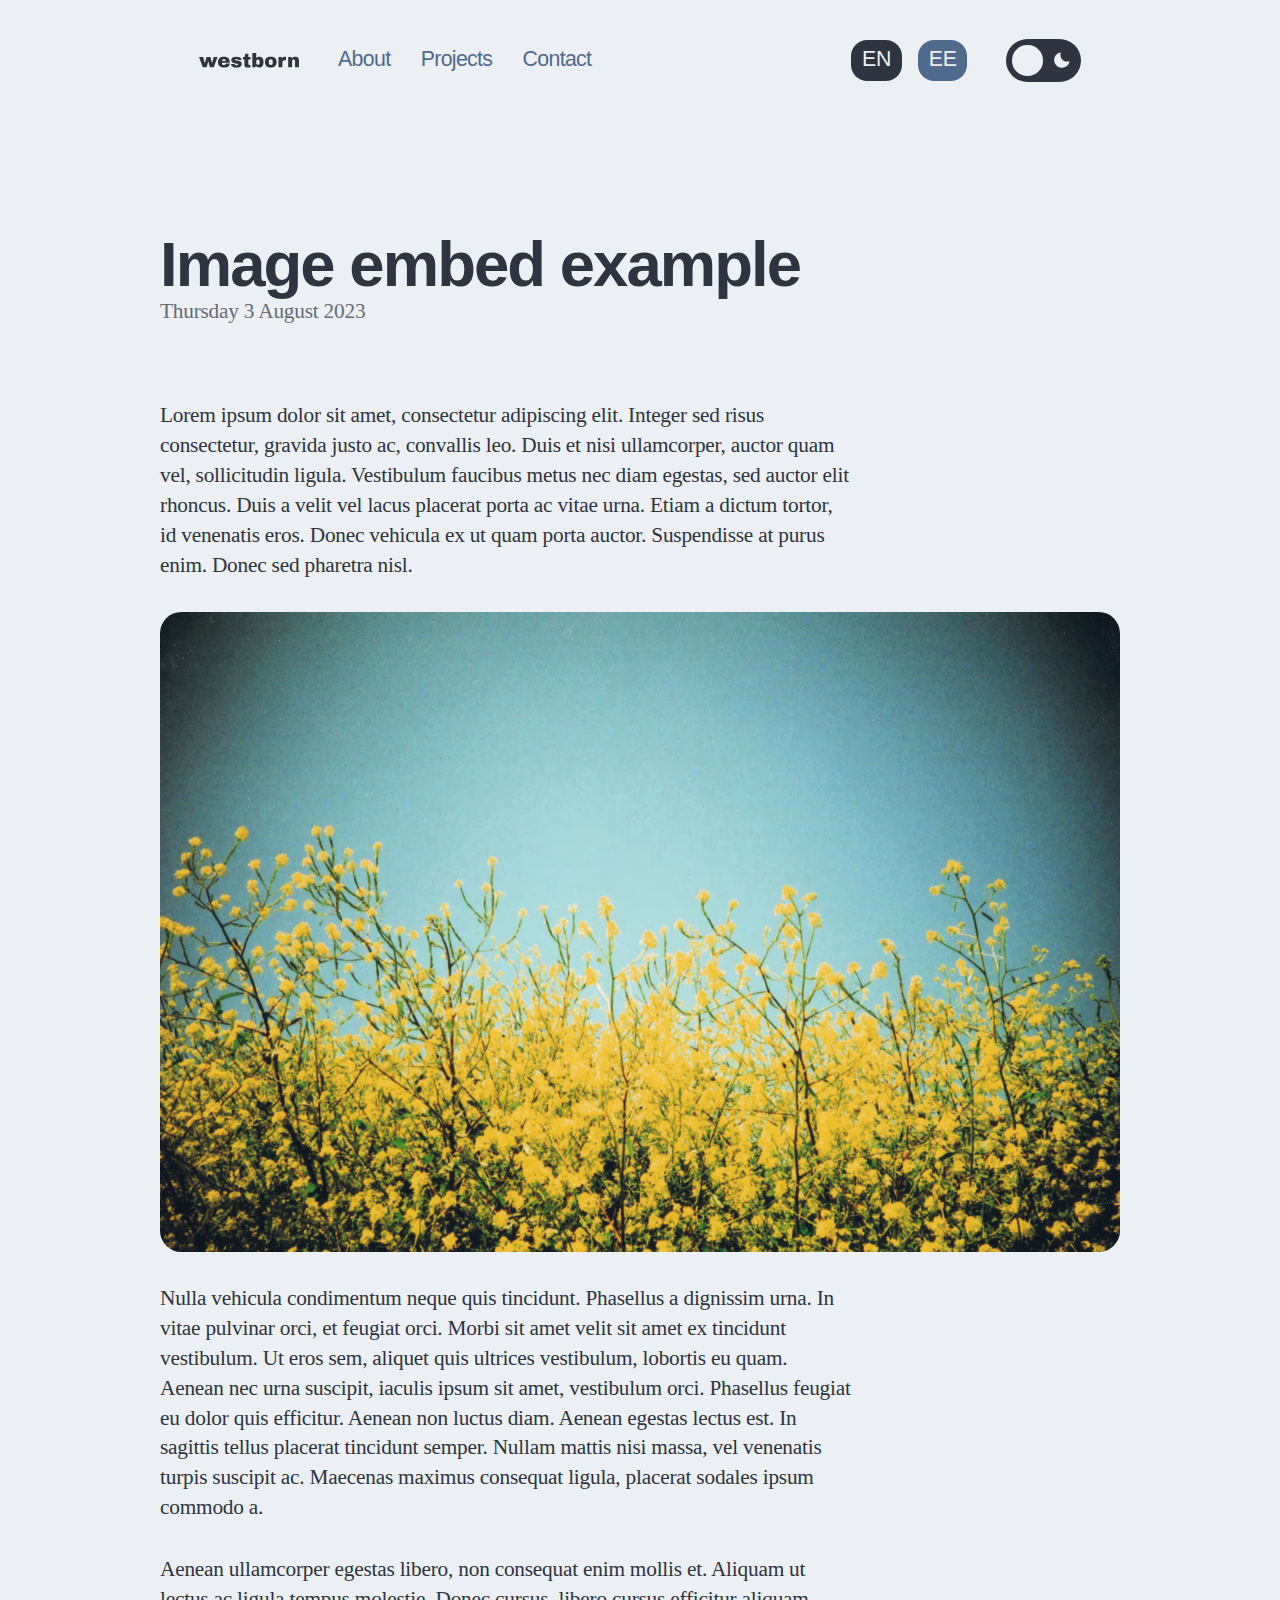
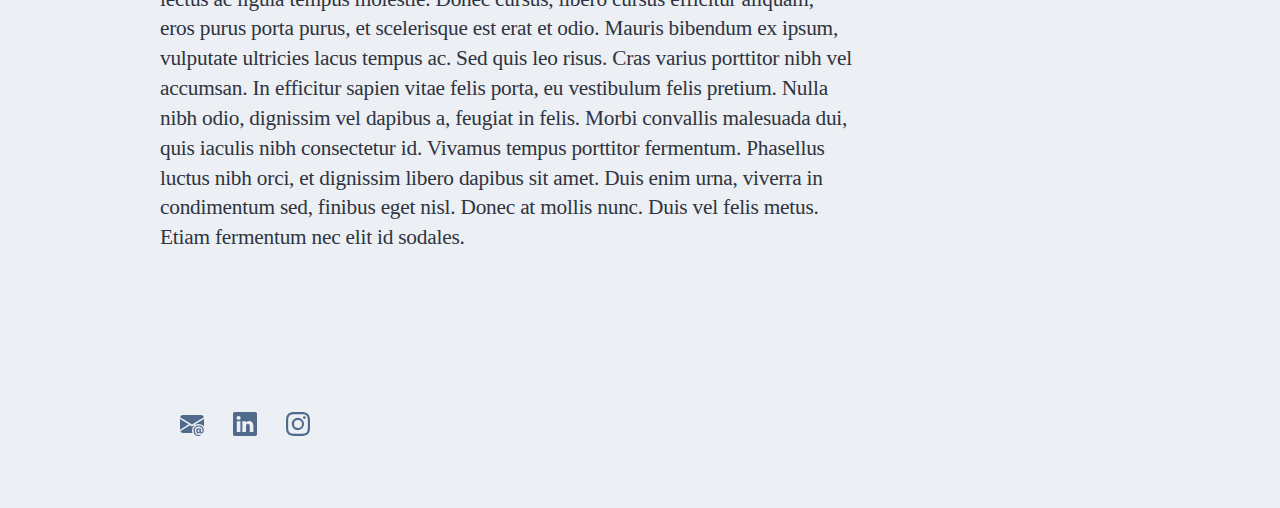
<file: en/projects/image-embed-example/index.html>
<!DOCTYPE html><html lang="en-gb" dir="ltr" x-data="" :data-theme="$store.elva.theme"><head><meta charset="utf-8"><style>:where(img){height:auto;}</style>

        <!-- charset / viewport -->
        
        <meta name="viewport" content="width=device-width, initial-scale=1.0">

        <!-- title / description -->
        <title>Image embed example • Westborn</title>
		<meta name="description" content="A multilingual, clean, green, 11ty starter theme">

        <!-- canonical / alternates -->
        <link rel="canonical" href="http://localhost:8080/en/projects/image-embed-example/">
        <link rel="alternate" hreflang="en" href="http://localhost:8080/en/projects/image-embed-example/"><link rel="alternate" hreflang="ee" href="http://localhost:8080/ee/projektid/bildinbaddnings-exempel/">

        <!-- open graph -->
        <meta property="og:site_name" content="Westborn">
        <meta property="og:title" content="Image embed example • Westborn">
        <meta property="og:description" content="A multilingual, clean, green, 11ty starter theme">
        <meta property="og:type" content="website">
        <meta property="og:url" content="http://localhost:8080/en/projects/image-embed-example/">
        <meta property="og:image" content="http://localhost:8080/assets/img/opengraph-default.png">
        <meta property="og:image:alt" content="An English description of the default opengraph image">

        <!-- icons -->
        <link rel="apple-touch-icon" sizes="180x180" href="/apple-touch-icon.png">
        <link rel="icon" type="image/png" sizes="32x32" href="/favicon-32x32.png">
        <link rel="icon" type="image/png" sizes="16x16" href="/favicon-16x16.png">
        <link rel="manifest" href="/site.webmanifest">
        <link rel="mask-icon" href="/safari-pinned-tab.svg" color="#5bbad5">
        <meta name="msapplication-TileColor" content="#da532c">

        <!-- styles -->
        <link rel="stylesheet" href="/assets/css/bundle.css?v=1720364021548">

        <!-- feeds -->
        <link rel="alternate" href="http://localhost:8080/feed/feed.xml" type="application/atom+xml" title="RSS Feed • Westborn">
		<link rel="alternate" href="http://localhost:8080/feed/feed.json" type="application/json" title="JSON Feed • Westborn">

        <!-- preload / prefetch -->
        

        <!-- everything else -->
        <link rel="manifest" href="http://localhost:8080/en/site.webmanifest" "="">
        <meta name="theme-color" media="(prefers-color-scheme: light)" content="#eceff4">
        <meta name="theme-color" media="(prefers-color-scheme: dark)" content="#2e3440">
        
        

        <!-- set theme before page renders to stop fouc -->
        <script>document.documentElement.dataset.theme = localStorage.getItem('theme') === null ? window.matchMedia('(prefers-color-scheme: dark)').matches ? 'dark' : 'light' : localStorage.getItem('theme')</script>
    </head>
    <body class="posts">
        <!-- header -->
        <div class="container">
            <header id="header" role="banner" class="header">

    <a href="#content" class="skip-link screen-reader-text">Skip to content</a>

    <nav class="navigation">
    <a class="site-logo" href="/" aria-label="Home">
        <svg fill="none" height="72" viewBox="0 0 485 72" width="485" xmlns="http://www.w3.org/2000/svg" xmlns:xlink="http://www.w3.org/1999/xlink" aria-labelledby="logo-title" role="img">
            <title id="logo-title">Westborn</title>
            <path fill-rule="evenodd" fill="currentColor" d="M465.841,69.320 L465.841,39.039 C465.841,36.881 465.284,35.151 464.174,33.849 C463.063,32.549 461.492,31.897 459.461,31.897 C457.111,31.897 455.207,32.659 453.747,34.182 C452.286,35.706 451.557,37.579 451.557,39.800 L451.557,69.320 L432.608,69.320 L432.608,19.042 L448.129,19.042 L449.367,26.660 C451.334,23.993 453.921,21.867 457.128,20.279 C460.333,18.693 463.713,17.899 467.269,17.899 C473.109,17.899 477.490,19.518 480.410,22.755 C483.329,25.993 484.791,30.659 484.791,36.753 L484.791,69.320 L465.841,69.320 ZM407.135,37.896 C405.388,39.928 404.516,42.943 404.516,46.942 L404.516,69.320 L385.567,69.320 L385.567,19.042 L401.088,19.042 L402.326,26.660 C403.469,23.740 405.278,21.534 407.754,20.041 C410.230,18.551 413.023,17.804 416.134,17.804 C417.593,17.804 418.895,17.979 420.038,18.327 C421.181,18.677 421.752,18.884 421.752,18.946 L421.752,34.849 L415.658,34.849 C411.721,34.849 408.880,35.865 407.135,37.896 ZM348.048,70.463 C339.223,70.463 332.303,68.241 327.289,63.797 C322.274,59.354 319.766,52.815 319.766,44.181 C319.766,35.548 322.274,29.009 327.289,24.565 C332.303,20.122 339.223,17.899 348.048,17.899 C356.871,17.899 363.808,20.137 368.855,24.612 C373.902,29.088 376.425,35.611 376.425,44.181 C376.425,52.751 373.902,59.274 368.855,63.749 C363.808,68.225 356.871,70.463 348.048,70.463 ZM357.475,41.515 C357.475,34.341 354.333,30.754 348.048,30.754 C341.826,30.754 338.716,34.341 338.716,41.515 L338.716,46.942 C338.716,54.053 341.826,57.607 348.048,57.607 C354.333,57.607 357.475,54.053 357.475,46.942 L357.475,41.515 ZM291.675,70.463 C284.691,70.463 279.359,67.701 275.677,62.178 L274.059,69.320 L258.632,69.320 L258.632,0.282 L277.582,0.282 L277.582,23.708 C281.201,19.836 285.898,17.899 291.675,17.899 C298.467,17.899 303.705,20.105 307.387,24.517 C311.068,28.930 312.910,35.453 312.910,44.086 C312.910,52.784 311.068,59.354 307.387,63.797 C303.705,68.241 298.467,70.463 291.675,70.463 ZM293.961,41.705 C293.961,35.167 291.230,31.897 285.771,31.897 C282.977,31.897 280.882,32.897 279.486,34.896 C278.089,36.896 277.392,39.484 277.392,42.657 L277.392,45.800 C277.392,48.975 278.089,51.546 279.486,53.513 C280.882,55.481 282.977,56.465 285.771,56.465 C291.230,56.465 293.961,53.227 293.961,46.752 L293.961,41.705 ZM237.588,70.463 C232.001,70.463 227.699,69.447 224.685,67.416 C221.669,65.385 220.162,61.925 220.162,57.036 L220.162,31.897 L213.115,31.897 L213.115,19.042 L220.923,19.042 L225.018,3.806 L239.111,3.806 L239.111,19.042 L249.776,19.042 L249.776,31.897 L239.111,31.897 L239.111,51.037 C239.111,53.322 239.492,54.989 240.254,56.036 C241.016,57.084 242.411,57.607 244.444,57.607 L249.776,57.607 L249.776,68.749 C248.253,69.258 246.284,69.668 243.873,69.987 C241.459,70.304 239.364,70.463 237.588,70.463 ZM185.024,36.658 C189.467,37.293 193.180,38.039 196.165,38.896 C199.148,39.753 201.751,41.276 203.973,43.467 C206.195,45.657 207.306,48.720 207.306,52.656 C207.306,59.069 204.909,63.639 200.117,66.368 C195.323,69.098 189.054,70.463 181.310,70.463 C176.866,70.463 172.676,69.844 168.740,68.606 C164.803,67.368 161.599,65.449 159.123,62.845 C156.647,60.243 155.409,56.941 155.409,52.941 L173.025,52.941 L173.025,53.322 C173.088,55.481 173.993,56.989 175.739,57.846 C177.485,58.703 179.342,59.131 181.310,59.131 C186.579,59.131 189.214,57.893 189.214,55.417 C189.214,54.148 188.388,53.227 186.738,52.656 C185.086,52.084 182.389,51.482 178.644,50.847 C174.135,50.085 170.438,49.260 167.550,48.371 C164.661,47.482 162.137,45.975 159.980,43.848 C157.821,41.721 156.742,38.753 156.742,34.944 C156.742,28.787 159.075,24.407 163.741,21.803 C168.407,19.201 174.485,17.899 181.977,17.899 C188.705,17.899 194.403,19.217 199.069,21.851 C203.735,24.486 206.068,28.564 206.068,34.087 L188.452,34.087 C188.452,32.247 187.626,30.945 185.976,30.183 C184.833,29.549 183.405,29.231 181.691,29.231 C177.120,29.231 174.835,30.311 174.835,32.468 C174.835,33.675 175.628,34.532 177.215,35.039 C178.801,35.548 181.405,36.087 185.024,36.658 ZM121.319,58.369 C124.492,58.369 126.825,57.703 128.318,56.370 C129.808,55.036 130.555,53.260 130.555,51.037 L148.934,51.037 C148.934,57.131 146.616,61.893 141.982,65.321 C137.347,68.749 130.587,70.463 121.699,70.463 C112.367,70.463 105.130,68.289 99.988,63.940 C94.846,59.592 92.275,53.005 92.275,44.181 C92.275,35.548 94.782,29.009 99.798,24.565 C104.812,20.122 111.732,17.899 120.557,17.899 C129.761,17.899 136.793,20.058 141.649,24.374 C146.505,28.692 148.934,35.294 148.934,44.181 L148.934,47.418 L111.225,47.418 C111.225,51.037 112.034,53.767 113.653,55.608 C115.272,57.450 117.826,58.369 121.319,58.369 ZM129.794,38.467 C129.794,35.865 129.047,33.801 127.556,32.278 C126.063,30.754 123.985,29.992 121.319,29.992 C115.351,29.992 112.018,32.818 111.320,38.467 L129.794,38.467 ZM52.947,69.320 L45.139,41.324 L44.758,41.324 L36.854,69.320 L18.381,69.320 L0.002,19.042 L20.381,19.042 L27.998,48.752 L28.665,48.752 L36.569,19.042 L55.423,19.042 L63.041,48.752 L63.708,48.752 L71.421,19.042 L89.894,19.042 L71.421,69.320 L52.947,69.320 Z"></path>
        </svg>
    </a>
    <ul class="navigation-menu">
        
        <li>
            <a href="/en/about/">
                About
            </a>
        </li>
        <li>
            <a href="/en/">
                Projects
            </a>
        </li>
        <li>
            <a href="/en/contact/">
                Contact
            </a>
        </li>
    </ul>

    
        <div class="switch-language">
	
		
			<a href="/en/projects/image-embed-example/" lang="en" hreflang="en" aria-label="EN: English" aria-current="page" class="current">
				EN
			</a>
		
	
		
			
			
				
			
			
				<a href="/ee/projektid/bildinbaddnings-exempel/" lang="ee" hreflang="ee" aria-label="EE: Eesti">
					EE
				</a>
			
		
	
</div>
    

    <div class="switch-wrapper" x-data="" x-cloak="">
	<input class="switch" id="darkmode" type="checkbox" value="dark" :checked="$store.elva.theme === 'dark'">
	<label class="switch-btn" for="darkmode" tabindex="0" aria-label="Toggle dark/light theme" @keydown.prevent.space="" @click="$store.elva.themeToggle()" @keyup.prevent.space="$store.elva.themeToggle()" :class="$store.elva.theme === 'dark' ? 'switch-button-on' : 'switch-button-off'">
        <svg class="icon icon-sun" width="1em" height="1em" viewBox="0 0 24 24" fill="none" aria-labelledby="icon-sun" xmlns="http://www.w3.org/2000/svg">
            <title id="icon-sun">Light</title>
            <circle cx="11.9998" cy="11.9998" r="5.75375" fill="currentColor"></circle>
            <g>
                <circle cx="3.08982" cy="6.85502" r="1.71143" transform="rotate(-60 3.08982 6.85502)" fill="currentColor"></circle>
                <circle cx="3.0903" cy="17.1436" r="1.71143" transform="rotate(-120 3.0903 17.1436)" fill="currentColor"></circle>
                <circle cx="12" cy="22.2881" r="1.71143" fill="currentColor"></circle>
                <circle cx="20.9101" cy="17.1436" r="1.71143" transform="rotate(-60 20.9101 17.1436)" fill="currentColor"></circle>
                <circle cx="20.9101" cy="6.8555" r="1.71143" transform="rotate(-120 20.9101 6.8555)" fill="currentColor"></circle>
                <circle cx="12" cy="1.71143" r="1.71143" fill="currentColor"></circle>
            </g>
            
        </svg>
        <svg class="icon icon-moon" xmlns="http://www.w3.org/2000/svg" width="1em" height="1em" viewBox="0 0 50 50" aria-labelledby="icon-moon">
            <title id="icon-moon">Dark</title>
            <path d="M 43.81 29.354 C 43.688 28.958 43.413 28.626 43.046 28.432 C 42.679 28.238 42.251 28.198 41.854 28.321 C 36.161 29.886 30.067 28.272 25.894 24.096 C 21.722 19.92 20.113 13.824 21.683 8.133 C 21.848 7.582 21.697 6.985 21.29 6.578 C 20.884 6.172 20.287 6.022 19.736 6.187 C 10.659 8.728 4.691 17.389 5.55 26.776 C 6.408 36.163 13.847 43.598 23.235 44.451 C 32.622 45.304 41.28 39.332 43.816 30.253 C 43.902 29.96 43.9 29.647 43.81 29.354 Z" fill="currentColor"></path>
        </svg>
	</label>
</div>

</nav>

</header>
        </div>

        <!-- content -->
        <main id="content">
            <div class="container">
                <article class="hentry">
    <header class="entry-header">
        <h1 class="entry-title">Image embed example</h1>
        <ul class="meta">
            <li class="meta-date">
                <time class="entry-date published" datatime="2023-08-03T00:00:00Z">Thursday 3 August 2023</time>
            </li>
            <!-- <li class="meta-reading-time">1 minute to read</li> -->
        </ul>
    </header>
    <div class="entry-content">
        <p>Lorem ipsum dolor sit amet, consectetur adipiscing elit. Integer sed risus consectetur, gravida justo ac, convallis leo. Duis et nisi ullamcorper, auctor quam vel, sollicitudin ligula. Vestibulum faucibus metus nec diam egestas, sed auctor elit rhoncus. Duis a velit vel lacus placerat porta ac vitae urna. Etiam a dictum tortor, id venenatis eros. Donec vehicula ex ut quam porta auctor. Suspendisse at purus enim. Donec sed pharetra nisl.</p>
<p><picture><source type="image/avif" srcset="/assets/img/N14M7I7bHf-300.avif 300w, /assets/img/N14M7I7bHf-600.avif 600w, /assets/img/N14M7I7bHf-1200.avif 1200w, /assets/img/N14M7I7bHf-2400.avif 2400w" sizes="100vw"><source type="image/webp" srcset="/assets/img/N14M7I7bHf-300.webp 300w, /assets/img/N14M7I7bHf-600.webp 600w, /assets/img/N14M7I7bHf-1200.webp 1200w, /assets/img/N14M7I7bHf-2400.webp 2400w" sizes="100vw"><img class="rounded" alt="Yellow rapeseed flowers bloom against a clear blue sky" fetch="auto" decoding="async" src="/assets/img/N14M7I7bHf-300.jpg" width="2400" height="1600" srcset="/assets/img/N14M7I7bHf-300.jpeg 300w, /assets/img/N14M7I7bHf-600.jpeg 600w, /assets/img/N14M7I7bHf-1200.jpeg 1200w, /assets/img/N14M7I7bHf-2400.jpeg 2400w" sizes="100vw" fetchpriority="high"></picture></p>
<p>Nulla vehicula condimentum neque quis tincidunt. Phasellus a dignissim urna. In vitae pulvinar orci, et feugiat orci. Morbi sit amet velit sit amet ex tincidunt vestibulum. Ut eros sem, aliquet quis ultrices vestibulum, lobortis eu quam. Aenean nec urna suscipit, iaculis ipsum sit amet, vestibulum orci. Phasellus feugiat eu dolor quis efficitur. Aenean non luctus diam. Aenean egestas lectus est. In sagittis tellus placerat tincidunt semper. Nullam mattis nisi massa, vel venenatis turpis suscipit ac. Maecenas maximus consequat ligula, placerat sodales ipsum commodo a.</p>
<p>Aenean ullamcorper egestas libero, non consequat enim mollis et. Aliquam ut lectus ac ligula tempus molestie. Donec cursus, libero cursus efficitur aliquam, eros purus porta purus, et scelerisque est erat et odio. Mauris bibendum ex ipsum, vulputate ultricies lacus tempus ac. Sed quis leo risus. Cras varius porttitor nibh vel accumsan. In efficitur sapien vitae felis porta, eu vestibulum felis pretium. Nulla nibh odio, dignissim vel dapibus a, feugiat in felis. Morbi convallis malesuada dui, quis iaculis nibh consectetur id. Vivamus tempus porttitor fermentum. Phasellus luctus nibh orci, et dignissim libero dapibus sit amet. Duis enim urna, viverra in condimentum sed, finibus eget nisl. Donec at mollis nunc. Duis vel felis metus. Etiam fermentum nec elit id sodales.</p>

    </div>
</article>
            </div>
        </main>

        <!-- footer -->
        <div class="container">
            <footer id="footer" class="footer">

    <div class="footerdiv">
        <a href="mailto:taavi498@hotmail.com">
            <svg xmlns="http://www.w3.org/2000/svg" width="16" height="16" fill="currentColor" class="bi bi-envelope-at-fill" viewBox="0 0 16 16">
                <path d="M2 2A2 2 0 0 0 .05 3.555L8 8.414l7.95-4.859A2 2 0 0 0 14 2H2Zm-2 9.8V4.698l5.803 3.546L0 11.801Zm6.761-2.97-6.57 4.026A2 2 0 0 0 2 14h6.256A4.493 4.493 0 0 1 8 12.5a4.49 4.49 0 0 1 1.606-3.446l-.367-.225L8 9.586l-1.239-.757ZM16 9.671V4.697l-5.803 3.546.338.208A4.482 4.482 0 0 1 12.5 8c1.414 0 2.675.652 3.5 1.671Z"></path>
                <path d="M15.834 12.244c0 1.168-.577 2.025-1.587 2.025-.503 0-1.002-.228-1.12-.648h-.043c-.118.416-.543.643-1.015.643-.77 0-1.259-.542-1.259-1.434v-.529c0-.844.481-1.4 1.26-1.4.585 0 .87.333.953.63h.03v-.568h.905v2.19c0 .272.18.42.411.42.315 0 .639-.415.639-1.39v-.118c0-1.277-.95-2.326-2.484-2.326h-.04c-1.582 0-2.64 1.067-2.64 2.724v.157c0 1.867 1.237 2.654 2.57 2.654h.045c.507 0 .935-.07 1.18-.18v.731c-.219.1-.643.175-1.237.175h-.044C10.438 16 9 14.82 9 12.646v-.214C9 10.36 10.421 9 12.485 9h.035c2.12 0 3.314 1.43 3.314 3.034v.21Zm-4.04.21v.227c0 .586.227.8.581.8.31 0 .564-.17.564-.743v-.367c0-.516-.275-.708-.572-.708-.346 0-.573.245-.573.791Z"></path>
            </svg>
        </a>
        <a href="https://ee.linkedin.com/in/taavi-turvas-83970112">
            <svg xmlns="http://www.w3.org/2000/svg" width="16" height="16" fill="currentColor" class="bi bi-linkedin" viewBox="0 0 16 16">
                <path d="M0 1.146C0 .513.526 0 1.175 0h13.65C15.474 0 16 .513 16 1.146v13.708c0 .633-.526 1.146-1.175 1.146H1.175C.526 16 0 15.487 0 14.854V1.146zm4.943 12.248V6.169H2.542v7.225h2.401zm-1.2-8.212c.837 0 1.358-.554 1.358-1.248-.015-.709-.52-1.248-1.342-1.248-.822 0-1.359.54-1.359 1.248 0 .694.521 1.248 1.327 1.248h.016zm4.908 8.212V9.359c0-.216.016-.432.08-.586.173-.431.568-.878 1.232-.878.869 0 1.216.662 1.216 1.634v3.865h2.401V9.25c0-2.22-1.184-3.252-2.764-3.252-1.274 0-1.845.7-2.165 1.193v.025h-.016a5.54 5.54 0 0 1 .016-.025V6.169h-2.4c.03.678 0 7.225 0 7.225h2.4z"></path>
            </svg>
        </a>
        <a href="https://www.instagram.com/kavalkits/">
            <svg xmlns="http://www.w3.org/2000/svg" width="16" height="16" fill="currentColor" class="bi bi-instagram" viewBox="0 0 16 16">
                <path d="M8 0C5.829 0 5.556.01 4.703.048 3.85.088 3.269.222 2.76.42a3.917 3.917 0 0 0-1.417.923A3.927 3.927 0 0 0 .42 2.76C.222 3.268.087 3.85.048 4.7.01 5.555 0 5.827 0 8.001c0 2.172.01 2.444.048 3.297.04.852.174 1.433.372 1.942.205.526.478.972.923 1.417.444.445.89.719 1.416.923.51.198 1.09.333 1.942.372C5.555 15.99 5.827 16 8 16s2.444-.01 3.298-.048c.851-.04 1.434-.174 1.943-.372a3.916 3.916 0 0 0 1.416-.923c.445-.445.718-.891.923-1.417.197-.509.332-1.09.372-1.942C15.99 10.445 16 10.173 16 8s-.01-2.445-.048-3.299c-.04-.851-.175-1.433-.372-1.941a3.926 3.926 0 0 0-.923-1.417A3.911 3.911 0 0 0 13.24.42c-.51-.198-1.092-.333-1.943-.372C10.443.01 10.172 0 7.998 0h.003zm-.717 1.442h.718c2.136 0 2.389.007 3.232.046.78.035 1.204.166 1.486.275.373.145.64.319.92.599.28.28.453.546.598.92.11.281.24.705.275 1.485.039.843.047 1.096.047 3.231s-.008 2.389-.047 3.232c-.035.78-.166 1.203-.275 1.485a2.47 2.47 0 0 1-.599.919c-.28.28-.546.453-.92.598-.28.11-.704.24-1.485.276-.843.038-1.096.047-3.232.047s-2.39-.009-3.233-.047c-.78-.036-1.203-.166-1.485-.276a2.478 2.478 0 0 1-.92-.598 2.48 2.48 0 0 1-.6-.92c-.109-.281-.24-.705-.275-1.485-.038-.843-.046-1.096-.046-3.233 0-2.136.008-2.388.046-3.231.036-.78.166-1.204.276-1.486.145-.373.319-.64.599-.92.28-.28.546-.453.92-.598.282-.11.705-.24 1.485-.276.738-.034 1.024-.044 2.515-.045v.002zm4.988 1.328a.96.96 0 1 0 0 1.92.96.96 0 0 0 0-1.92zm-4.27 1.122a4.109 4.109 0 1 0 0 8.217 4.109 4.109 0 0 0 0-8.217zm0 1.441a2.667 2.667 0 1 1 0 5.334 2.667 2.667 0 0 1 0-5.334z"></path>
            </svg>
        </a>
    </div>
</footer>
        </div>

        <!-- scripts -->
        <script src="/assets/js/bundle.js?v=1720364021551" defer=""></script>
    
</body></html>
</file>
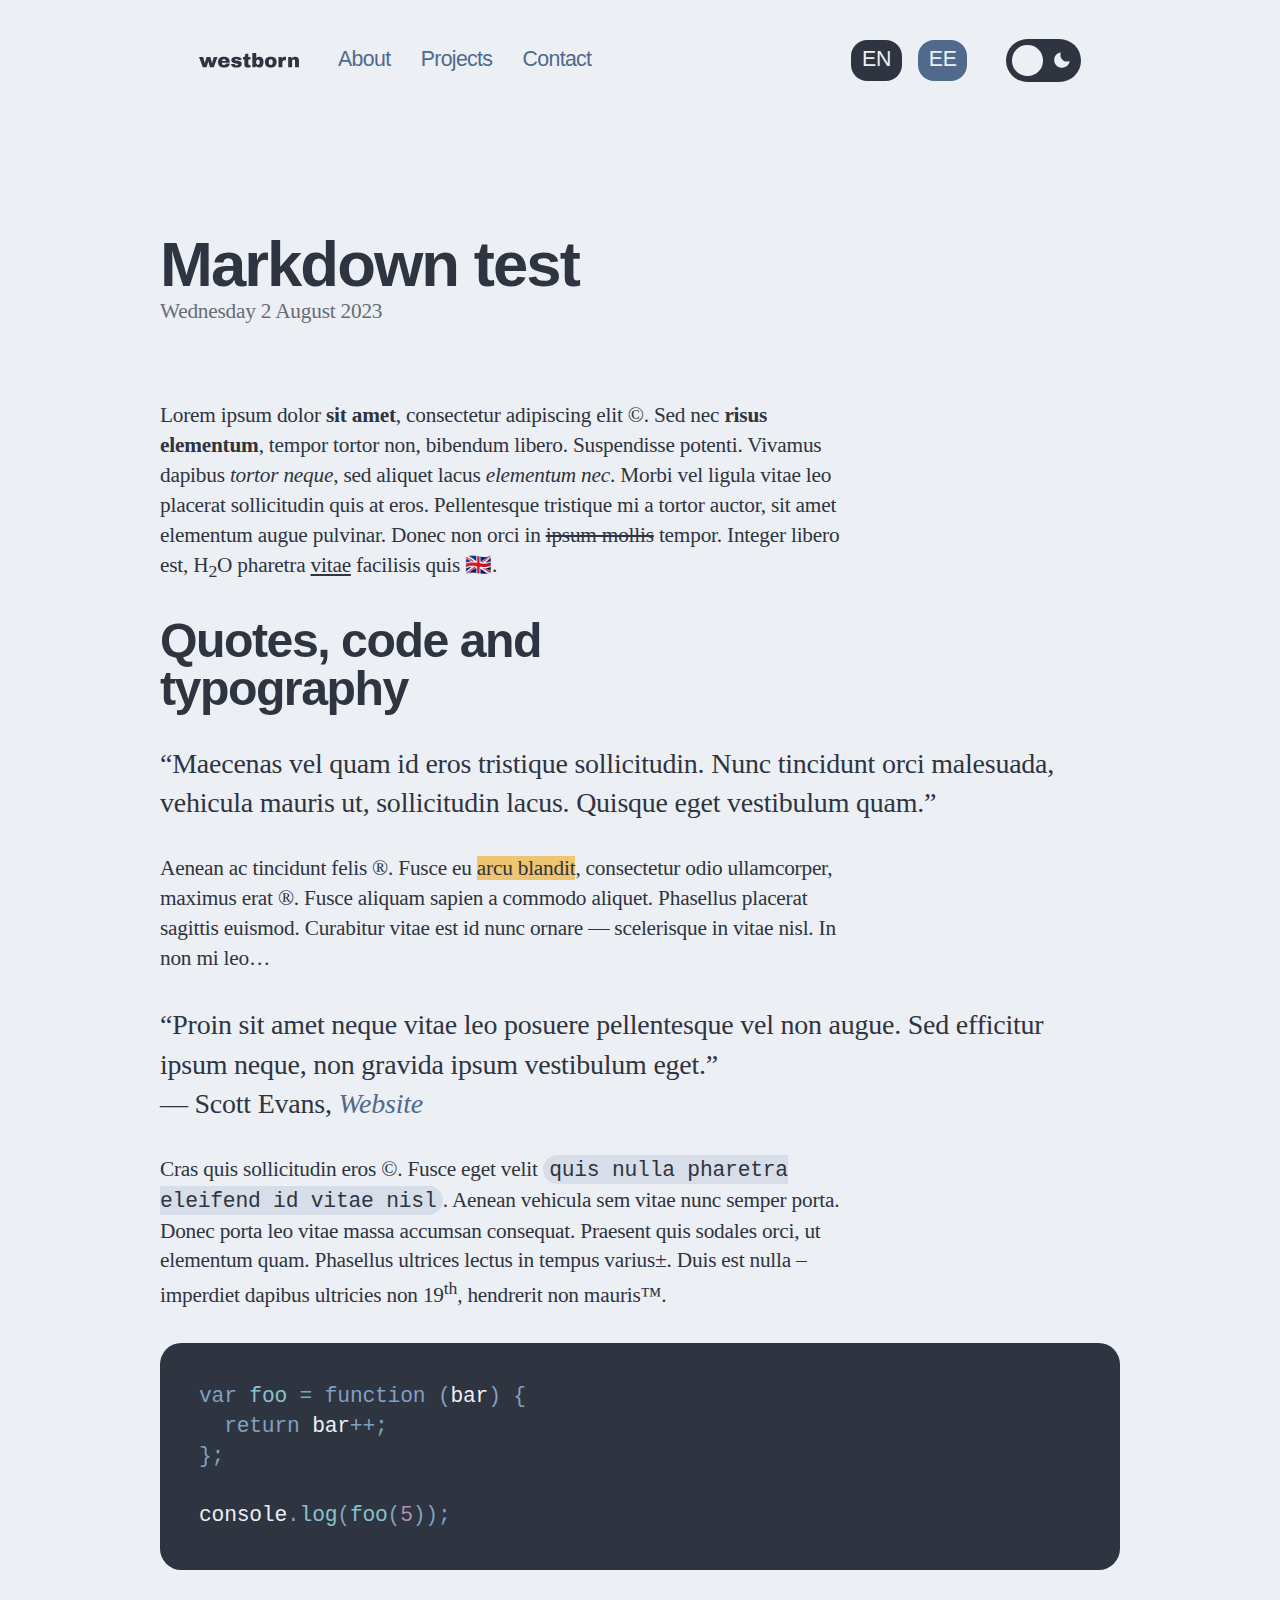
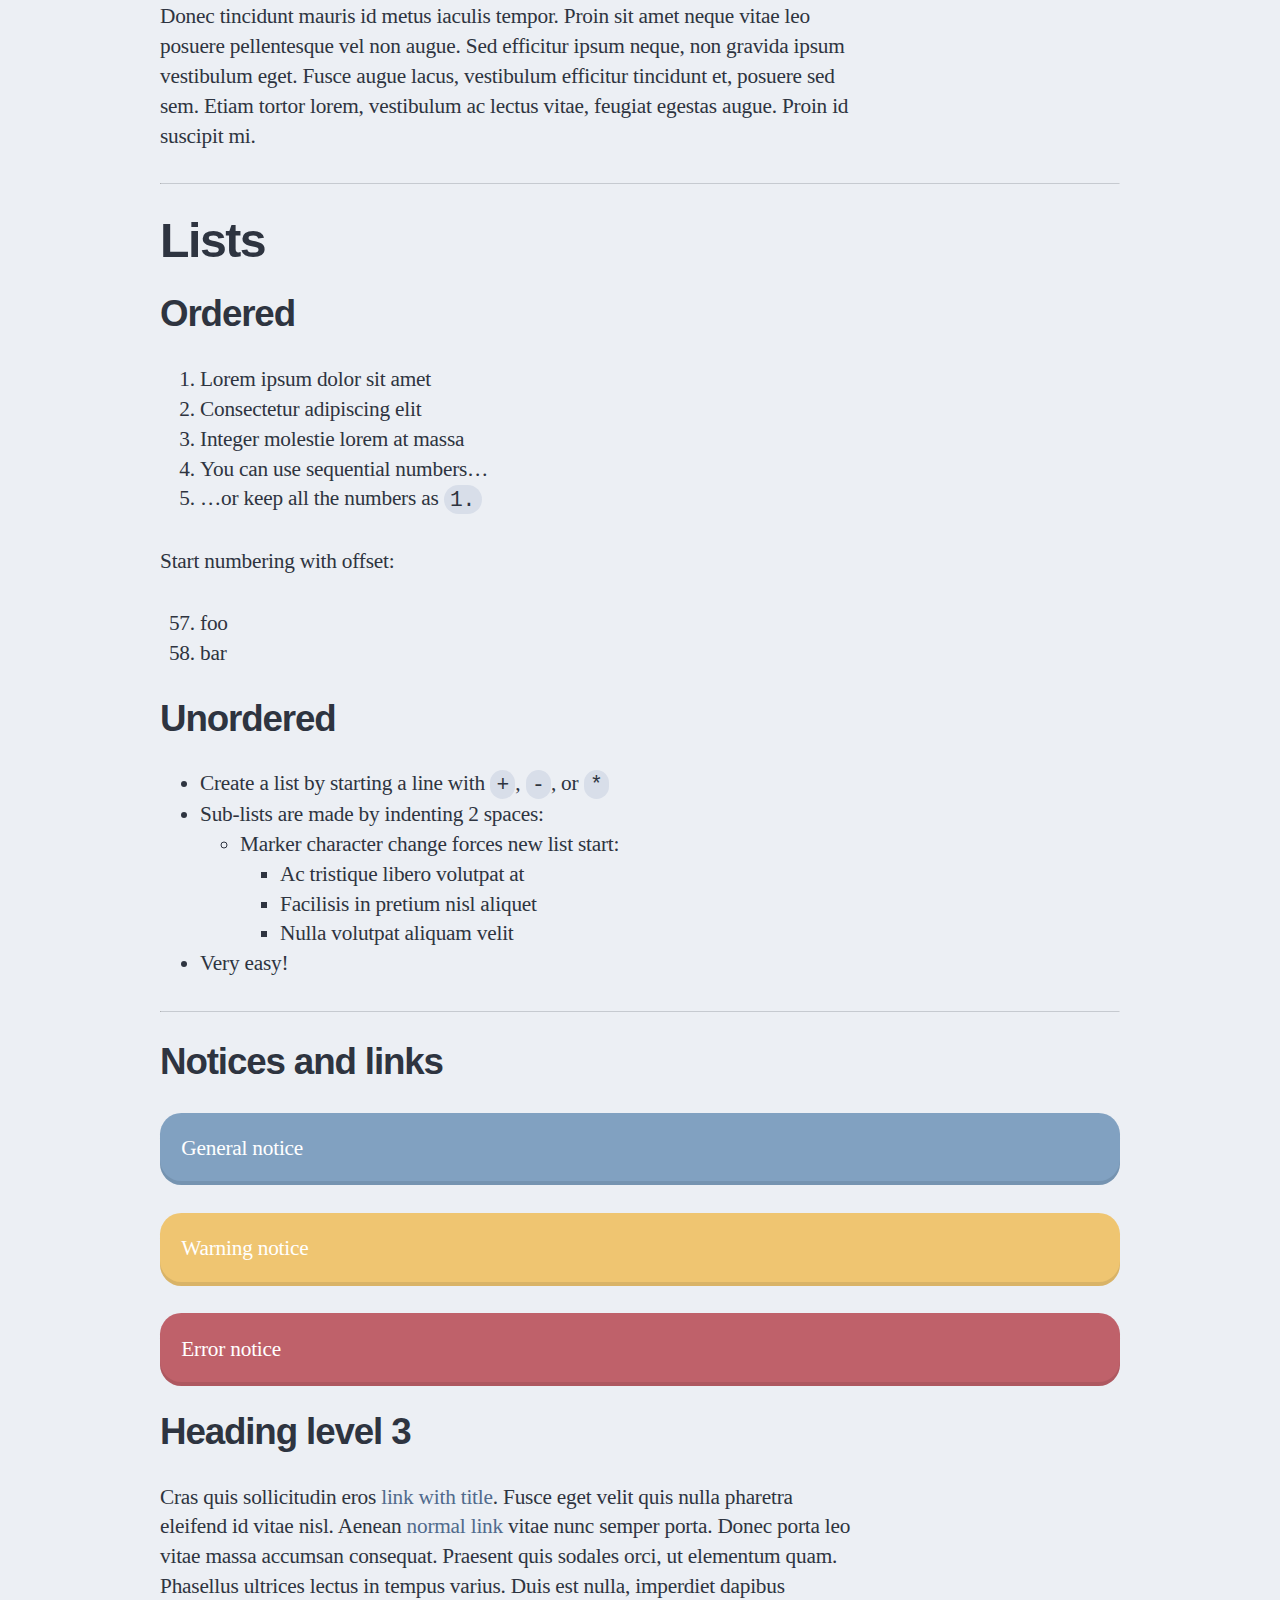
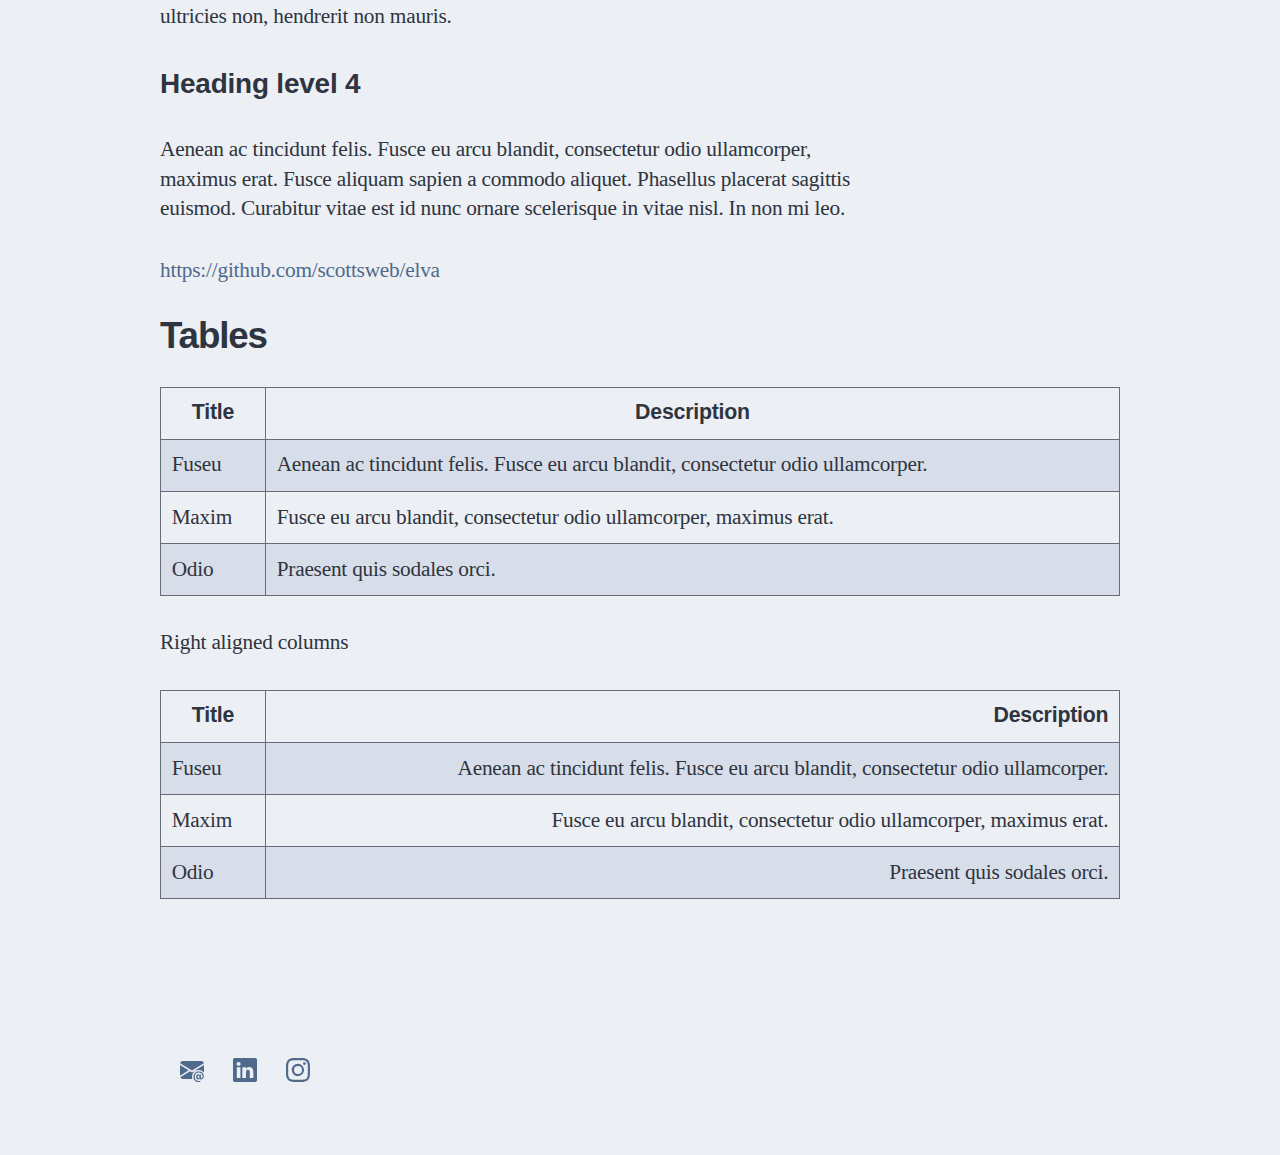
<file: en/projects/markdown-test/index.html>
<!DOCTYPE html><html lang="en-gb" dir="ltr" x-data="" :data-theme="$store.elva.theme"><head><meta charset="utf-8"><style>:where(img){height:auto;}</style>

        <!-- charset / viewport -->
        
        <meta name="viewport" content="width=device-width, initial-scale=1.0">

        <!-- title / description -->
        <title>Markdown test • Westborn</title>
		<meta name="description" content="A multilingual, clean, green, 11ty starter theme">

        <!-- canonical / alternates -->
        <link rel="canonical" href="http://localhost:8080/en/projects/markdown-test/">
        <link rel="alternate" hreflang="en" href="http://localhost:8080/en/projects/markdown-test/"><link rel="alternate" hreflang="ee" href="http://localhost:8080/ee/projektid/markdown-testa/">

        <!-- open graph -->
        <meta property="og:site_name" content="Westborn">
        <meta property="og:title" content="Markdown test • Westborn">
        <meta property="og:description" content="A multilingual, clean, green, 11ty starter theme">
        <meta property="og:type" content="website">
        <meta property="og:url" content="http://localhost:8080/en/projects/markdown-test/">
        <meta property="og:image" content="http://localhost:8080/assets/img/opengraph-default.png">
        <meta property="og:image:alt" content="An English description of the default opengraph image">

        <!-- icons -->
        <link rel="apple-touch-icon" sizes="180x180" href="/apple-touch-icon.png">
        <link rel="icon" type="image/png" sizes="32x32" href="/favicon-32x32.png">
        <link rel="icon" type="image/png" sizes="16x16" href="/favicon-16x16.png">
        <link rel="manifest" href="/site.webmanifest">
        <link rel="mask-icon" href="/safari-pinned-tab.svg" color="#5bbad5">
        <meta name="msapplication-TileColor" content="#da532c">

        <!-- styles -->
        <link rel="stylesheet" href="/assets/css/bundle.css?v=1720364021554">

        <!-- feeds -->
        <link rel="alternate" href="http://localhost:8080/feed/feed.xml" type="application/atom+xml" title="RSS Feed • Westborn">
		<link rel="alternate" href="http://localhost:8080/feed/feed.json" type="application/json" title="JSON Feed • Westborn">

        <!-- preload / prefetch -->
        

        <!-- everything else -->
        <link rel="manifest" href="http://localhost:8080/en/site.webmanifest" "="">
        <meta name="theme-color" media="(prefers-color-scheme: light)" content="#eceff4">
        <meta name="theme-color" media="(prefers-color-scheme: dark)" content="#2e3440">
        
        

        <!-- set theme before page renders to stop fouc -->
        <script>document.documentElement.dataset.theme = localStorage.getItem('theme') === null ? window.matchMedia('(prefers-color-scheme: dark)').matches ? 'dark' : 'light' : localStorage.getItem('theme')</script>
    </head>
    <body class="posts">
        <!-- header -->
        <div class="container">
            <header id="header" role="banner" class="header">

    <a href="#content" class="skip-link screen-reader-text">Skip to content</a>

    <nav class="navigation">
    <a class="site-logo" href="/" aria-label="Home">
        <svg fill="none" height="72" viewBox="0 0 485 72" width="485" xmlns="http://www.w3.org/2000/svg" xmlns:xlink="http://www.w3.org/1999/xlink" aria-labelledby="logo-title" role="img">
            <title id="logo-title">Westborn</title>
            <path fill-rule="evenodd" fill="currentColor" d="M465.841,69.320 L465.841,39.039 C465.841,36.881 465.284,35.151 464.174,33.849 C463.063,32.549 461.492,31.897 459.461,31.897 C457.111,31.897 455.207,32.659 453.747,34.182 C452.286,35.706 451.557,37.579 451.557,39.800 L451.557,69.320 L432.608,69.320 L432.608,19.042 L448.129,19.042 L449.367,26.660 C451.334,23.993 453.921,21.867 457.128,20.279 C460.333,18.693 463.713,17.899 467.269,17.899 C473.109,17.899 477.490,19.518 480.410,22.755 C483.329,25.993 484.791,30.659 484.791,36.753 L484.791,69.320 L465.841,69.320 ZM407.135,37.896 C405.388,39.928 404.516,42.943 404.516,46.942 L404.516,69.320 L385.567,69.320 L385.567,19.042 L401.088,19.042 L402.326,26.660 C403.469,23.740 405.278,21.534 407.754,20.041 C410.230,18.551 413.023,17.804 416.134,17.804 C417.593,17.804 418.895,17.979 420.038,18.327 C421.181,18.677 421.752,18.884 421.752,18.946 L421.752,34.849 L415.658,34.849 C411.721,34.849 408.880,35.865 407.135,37.896 ZM348.048,70.463 C339.223,70.463 332.303,68.241 327.289,63.797 C322.274,59.354 319.766,52.815 319.766,44.181 C319.766,35.548 322.274,29.009 327.289,24.565 C332.303,20.122 339.223,17.899 348.048,17.899 C356.871,17.899 363.808,20.137 368.855,24.612 C373.902,29.088 376.425,35.611 376.425,44.181 C376.425,52.751 373.902,59.274 368.855,63.749 C363.808,68.225 356.871,70.463 348.048,70.463 ZM357.475,41.515 C357.475,34.341 354.333,30.754 348.048,30.754 C341.826,30.754 338.716,34.341 338.716,41.515 L338.716,46.942 C338.716,54.053 341.826,57.607 348.048,57.607 C354.333,57.607 357.475,54.053 357.475,46.942 L357.475,41.515 ZM291.675,70.463 C284.691,70.463 279.359,67.701 275.677,62.178 L274.059,69.320 L258.632,69.320 L258.632,0.282 L277.582,0.282 L277.582,23.708 C281.201,19.836 285.898,17.899 291.675,17.899 C298.467,17.899 303.705,20.105 307.387,24.517 C311.068,28.930 312.910,35.453 312.910,44.086 C312.910,52.784 311.068,59.354 307.387,63.797 C303.705,68.241 298.467,70.463 291.675,70.463 ZM293.961,41.705 C293.961,35.167 291.230,31.897 285.771,31.897 C282.977,31.897 280.882,32.897 279.486,34.896 C278.089,36.896 277.392,39.484 277.392,42.657 L277.392,45.800 C277.392,48.975 278.089,51.546 279.486,53.513 C280.882,55.481 282.977,56.465 285.771,56.465 C291.230,56.465 293.961,53.227 293.961,46.752 L293.961,41.705 ZM237.588,70.463 C232.001,70.463 227.699,69.447 224.685,67.416 C221.669,65.385 220.162,61.925 220.162,57.036 L220.162,31.897 L213.115,31.897 L213.115,19.042 L220.923,19.042 L225.018,3.806 L239.111,3.806 L239.111,19.042 L249.776,19.042 L249.776,31.897 L239.111,31.897 L239.111,51.037 C239.111,53.322 239.492,54.989 240.254,56.036 C241.016,57.084 242.411,57.607 244.444,57.607 L249.776,57.607 L249.776,68.749 C248.253,69.258 246.284,69.668 243.873,69.987 C241.459,70.304 239.364,70.463 237.588,70.463 ZM185.024,36.658 C189.467,37.293 193.180,38.039 196.165,38.896 C199.148,39.753 201.751,41.276 203.973,43.467 C206.195,45.657 207.306,48.720 207.306,52.656 C207.306,59.069 204.909,63.639 200.117,66.368 C195.323,69.098 189.054,70.463 181.310,70.463 C176.866,70.463 172.676,69.844 168.740,68.606 C164.803,67.368 161.599,65.449 159.123,62.845 C156.647,60.243 155.409,56.941 155.409,52.941 L173.025,52.941 L173.025,53.322 C173.088,55.481 173.993,56.989 175.739,57.846 C177.485,58.703 179.342,59.131 181.310,59.131 C186.579,59.131 189.214,57.893 189.214,55.417 C189.214,54.148 188.388,53.227 186.738,52.656 C185.086,52.084 182.389,51.482 178.644,50.847 C174.135,50.085 170.438,49.260 167.550,48.371 C164.661,47.482 162.137,45.975 159.980,43.848 C157.821,41.721 156.742,38.753 156.742,34.944 C156.742,28.787 159.075,24.407 163.741,21.803 C168.407,19.201 174.485,17.899 181.977,17.899 C188.705,17.899 194.403,19.217 199.069,21.851 C203.735,24.486 206.068,28.564 206.068,34.087 L188.452,34.087 C188.452,32.247 187.626,30.945 185.976,30.183 C184.833,29.549 183.405,29.231 181.691,29.231 C177.120,29.231 174.835,30.311 174.835,32.468 C174.835,33.675 175.628,34.532 177.215,35.039 C178.801,35.548 181.405,36.087 185.024,36.658 ZM121.319,58.369 C124.492,58.369 126.825,57.703 128.318,56.370 C129.808,55.036 130.555,53.260 130.555,51.037 L148.934,51.037 C148.934,57.131 146.616,61.893 141.982,65.321 C137.347,68.749 130.587,70.463 121.699,70.463 C112.367,70.463 105.130,68.289 99.988,63.940 C94.846,59.592 92.275,53.005 92.275,44.181 C92.275,35.548 94.782,29.009 99.798,24.565 C104.812,20.122 111.732,17.899 120.557,17.899 C129.761,17.899 136.793,20.058 141.649,24.374 C146.505,28.692 148.934,35.294 148.934,44.181 L148.934,47.418 L111.225,47.418 C111.225,51.037 112.034,53.767 113.653,55.608 C115.272,57.450 117.826,58.369 121.319,58.369 ZM129.794,38.467 C129.794,35.865 129.047,33.801 127.556,32.278 C126.063,30.754 123.985,29.992 121.319,29.992 C115.351,29.992 112.018,32.818 111.320,38.467 L129.794,38.467 ZM52.947,69.320 L45.139,41.324 L44.758,41.324 L36.854,69.320 L18.381,69.320 L0.002,19.042 L20.381,19.042 L27.998,48.752 L28.665,48.752 L36.569,19.042 L55.423,19.042 L63.041,48.752 L63.708,48.752 L71.421,19.042 L89.894,19.042 L71.421,69.320 L52.947,69.320 Z"></path>
        </svg>
    </a>
    <ul class="navigation-menu">
        
        <li>
            <a href="/en/about/">
                About
            </a>
        </li>
        <li>
            <a href="/en/">
                Projects
            </a>
        </li>
        <li>
            <a href="/en/contact/">
                Contact
            </a>
        </li>
    </ul>

    
        <div class="switch-language">
	
		
			<a href="/en/projects/markdown-test/" lang="en" hreflang="en" aria-label="EN: English" aria-current="page" class="current">
				EN
			</a>
		
	
		
			
			
				
			
			
				<a href="/ee/projektid/markdown-testa/" lang="ee" hreflang="ee" aria-label="EE: Eesti">
					EE
				</a>
			
		
	
</div>
    

    <div class="switch-wrapper" x-data="" x-cloak="">
	<input class="switch" id="darkmode" type="checkbox" value="dark" :checked="$store.elva.theme === 'dark'">
	<label class="switch-btn" for="darkmode" tabindex="0" aria-label="Toggle dark/light theme" @keydown.prevent.space="" @click="$store.elva.themeToggle()" @keyup.prevent.space="$store.elva.themeToggle()" :class="$store.elva.theme === 'dark' ? 'switch-button-on' : 'switch-button-off'">
        <svg class="icon icon-sun" width="1em" height="1em" viewBox="0 0 24 24" fill="none" aria-labelledby="icon-sun" xmlns="http://www.w3.org/2000/svg">
            <title id="icon-sun">Light</title>
            <circle cx="11.9998" cy="11.9998" r="5.75375" fill="currentColor"></circle>
            <g>
                <circle cx="3.08982" cy="6.85502" r="1.71143" transform="rotate(-60 3.08982 6.85502)" fill="currentColor"></circle>
                <circle cx="3.0903" cy="17.1436" r="1.71143" transform="rotate(-120 3.0903 17.1436)" fill="currentColor"></circle>
                <circle cx="12" cy="22.2881" r="1.71143" fill="currentColor"></circle>
                <circle cx="20.9101" cy="17.1436" r="1.71143" transform="rotate(-60 20.9101 17.1436)" fill="currentColor"></circle>
                <circle cx="20.9101" cy="6.8555" r="1.71143" transform="rotate(-120 20.9101 6.8555)" fill="currentColor"></circle>
                <circle cx="12" cy="1.71143" r="1.71143" fill="currentColor"></circle>
            </g>
            
        </svg>
        <svg class="icon icon-moon" xmlns="http://www.w3.org/2000/svg" width="1em" height="1em" viewBox="0 0 50 50" aria-labelledby="icon-moon">
            <title id="icon-moon">Dark</title>
            <path d="M 43.81 29.354 C 43.688 28.958 43.413 28.626 43.046 28.432 C 42.679 28.238 42.251 28.198 41.854 28.321 C 36.161 29.886 30.067 28.272 25.894 24.096 C 21.722 19.92 20.113 13.824 21.683 8.133 C 21.848 7.582 21.697 6.985 21.29 6.578 C 20.884 6.172 20.287 6.022 19.736 6.187 C 10.659 8.728 4.691 17.389 5.55 26.776 C 6.408 36.163 13.847 43.598 23.235 44.451 C 32.622 45.304 41.28 39.332 43.816 30.253 C 43.902 29.96 43.9 29.647 43.81 29.354 Z" fill="currentColor"></path>
        </svg>
	</label>
</div>

</nav>

</header>
        </div>

        <!-- content -->
        <main id="content">
            <div class="container">
                <article class="hentry">
    <header class="entry-header">
        <h1 class="entry-title">Markdown test</h1>
        <ul class="meta">
            <li class="meta-date">
                <time class="entry-date published" datatime="2023-08-02T00:00:00Z">Wednesday 2 August 2023</time>
            </li>
            <!-- <li class="meta-reading-time">2 minutes to read</li> -->
        </ul>
    </header>
    <div class="entry-content">
        <p>Lorem ipsum dolor <strong>sit amet</strong>, consectetur adipiscing elit ©. Sed nec <strong>risus elementum</strong>, tempor tortor non, bibendum libero. Suspendisse potenti. Vivamus dapibus <em>tortor neque</em>, sed aliquet lacus <em>elementum nec</em>. Morbi vel ligula vitae leo placerat sollicitudin quis at eros. Pellentesque tristique mi a tortor auctor, sit amet elementum augue pulvinar. Donec non orci in <s>ipsum mollis</s> tempor. Integer libero est, H<sub>2</sub>O pharetra <ins>vitae</ins> facilisis quis 🇬🇧.</p>
<h2>Quotes, code and typography</h2>
<blockquote>
<p>Maecenas vel quam id eros tristique sollicitudin. Nunc tincidunt orci malesuada, vehicula mauris ut, sollicitudin lacus. Quisque eget vestibulum quam.</p>
</blockquote>
<p>Aenean ac tincidunt felis ®. Fusce eu <mark>arcu blandit</mark>, consectetur odio ullamcorper, maximus erat ®. Fusce aliquam sapien a commodo aliquet. Phasellus placerat sagittis euismod. Curabitur vitae est id nunc ornare — scelerisque in vitae nisl. In non mi leo…</p>
<!-- FM:Snippet:Start data:{"id":"Quote","fields":[{"name":"quote","value":"Maecenas vel quam id eros tristique sollicitudin. Nunc tincidunt orci malesuada, vehicula mauris ut, sollicitudin lacus. Quisque eget vestibulum quam."},{"name":"author","value":"Scott Evans"},{"name":"cite","value":"Website"},{"name":"url","value":"https://scott.ee"}]} -->
<blockquote>
  <p>Proin sit amet neque vitae leo posuere pellentesque vel non augue. Sed efficitur ipsum neque, non gravida ipsum vestibulum eget.</p>
  <figcaption>— Scott Evans, <cite><a href="https://scott.ee">Website</a></cite></figcaption>
</blockquote>
<!-- FM:Snippet:End -->
<p>Cras quis sollicitudin eros ©. Fusce eget velit <code>quis nulla pharetra eleifend id vitae nisl</code>. Aenean vehicula sem vitae nunc semper porta. Donec porta leo vitae massa accumsan consequat. Praesent quis sodales orci, ut elementum quam. Phasellus ultrices lectus in tempus varius±. Duis est nulla – imperdiet dapibus ultricies non 19<sup>th</sup>, hendrerit non mauris™.</p>
<pre class="language-js"><code class="language-js"><span class="token keyword">var</span> <span class="token function-variable function">foo</span> <span class="token operator">=</span> <span class="token keyword">function</span> <span class="token punctuation">(</span><span class="token parameter">bar</span><span class="token punctuation">)</span> <span class="token punctuation">{</span>
  <span class="token keyword">return</span> bar<span class="token operator">++</span><span class="token punctuation">;</span>
<span class="token punctuation">}</span><span class="token punctuation">;</span>

console<span class="token punctuation">.</span><span class="token function">log</span><span class="token punctuation">(</span><span class="token function">foo</span><span class="token punctuation">(</span><span class="token number">5</span><span class="token punctuation">)</span><span class="token punctuation">)</span><span class="token punctuation">;</span></code></pre>
<p>Donec tincidunt mauris id metus iaculis tempor. Proin sit amet neque vitae leo posuere pellentesque vel non augue. Sed efficitur ipsum neque, non gravida ipsum vestibulum eget. Fusce augue lacus, vestibulum efficitur tincidunt et, posuere sed sem. Etiam tortor lorem, vestibulum ac lectus vitae, feugiat egestas augue. Proin id suscipit mi.</p>
<hr>
<h2>Lists</h2>
<h3>Ordered</h3>
<ol>
<li>
<p>Lorem ipsum dolor sit amet</p>
</li>
<li>
<p>Consectetur adipiscing elit</p>
</li>
<li>
<p>Integer molestie lorem at massa</p>
</li>
<li>
<p>You can use sequential numbers…</p>
</li>
<li>
<p>…or keep all the numbers as <code>1.</code></p>
</li>
</ol>
<p>Start numbering with offset:</p>
<ol start="57">
<li>foo</li>
<li>bar</li>
</ol>
<h3>Unordered</h3>
<ul>
<li>Create a list by starting a line with <code>+</code>, <code>-</code>, or <code>*</code></li>
<li>Sub-lists are made by indenting 2 spaces:
<ul>
<li>Marker character change forces new list start:
<ul>
<li>Ac tristique libero volutpat at</li>
</ul>
<ul>
<li>Facilisis in pretium nisl aliquet</li>
</ul>
<ul>
<li>Nulla volutpat aliquam velit</li>
</ul>
</li>
</ul>
</li>
<li>Very easy!</li>
</ul>
<hr>
<h3>Notices and links</h3>
<div class="notice notice-notice">General notice</div>
<div class="notice notice-warning">Warning notice</div>
<div class="notice notice-error">Error notice</div>
<h3>Heading level 3</h3>
<p>Cras quis sollicitudin eros <a href="https://scott.ee" title="title text!">link with title</a>. Fusce eget velit quis nulla pharetra eleifend id vitae nisl. Aenean <a href="https://scott.ee">normal link</a> vitae nunc semper porta. Donec porta leo vitae massa accumsan consequat. Praesent quis sodales orci, ut elementum quam. Phasellus ultrices lectus in tempus varius. Duis est nulla, imperdiet dapibus ultricies non, hendrerit non mauris.</p>
<h4>Heading level 4</h4>
<p>Aenean ac tincidunt felis. Fusce eu arcu blandit, consectetur odio ullamcorper, maximus erat. Fusce aliquam sapien a commodo aliquet. Phasellus placerat sagittis euismod. Curabitur vitae est id nunc ornare scelerisque in vitae nisl. In non mi leo.</p>
<p><a href="https://github.com/scottsweb/elva">https://github.com/scottsweb/elva</a></p>
<h3>Tables</h3>
<table>
<thead>
<tr>
<th>Title</th>
<th>Description</th>
</tr>
</thead>
<tbody>
<tr>
<td>Fuseu</td>
<td>Aenean ac tincidunt felis. Fusce eu arcu blandit, consectetur odio ullamcorper.</td>
</tr>
<tr>
<td>Maxim</td>
<td>Fusce eu arcu blandit, consectetur odio ullamcorper, maximus erat.</td>
</tr>
<tr>
<td>Odio</td>
<td>Praesent quis sodales orci.</td>
</tr>
</tbody>
</table>
<p>Right aligned columns</p>
<table>
<thead>
<tr>
<th>Title</th>
<th style="text-align:right">Description</th>
</tr>
</thead>
<tbody>
<tr>
<td>Fuseu</td>
<td style="text-align:right">Aenean ac tincidunt felis. Fusce eu arcu blandit, consectetur odio ullamcorper.</td>
</tr>
<tr>
<td>Maxim</td>
<td style="text-align:right">Fusce eu arcu blandit, consectetur odio ullamcorper, maximus erat.</td>
</tr>
<tr>
<td>Odio</td>
<td style="text-align:right">Praesent quis sodales orci.</td>
</tr>
</tbody>
</table>

    </div>
</article>
            </div>
        </main>

        <!-- footer -->
        <div class="container">
            <footer id="footer" class="footer">

    <div class="footerdiv">
        <a href="mailto:taavi498@hotmail.com">
            <svg xmlns="http://www.w3.org/2000/svg" width="16" height="16" fill="currentColor" class="bi bi-envelope-at-fill" viewBox="0 0 16 16">
                <path d="M2 2A2 2 0 0 0 .05 3.555L8 8.414l7.95-4.859A2 2 0 0 0 14 2H2Zm-2 9.8V4.698l5.803 3.546L0 11.801Zm6.761-2.97-6.57 4.026A2 2 0 0 0 2 14h6.256A4.493 4.493 0 0 1 8 12.5a4.49 4.49 0 0 1 1.606-3.446l-.367-.225L8 9.586l-1.239-.757ZM16 9.671V4.697l-5.803 3.546.338.208A4.482 4.482 0 0 1 12.5 8c1.414 0 2.675.652 3.5 1.671Z"></path>
                <path d="M15.834 12.244c0 1.168-.577 2.025-1.587 2.025-.503 0-1.002-.228-1.12-.648h-.043c-.118.416-.543.643-1.015.643-.77 0-1.259-.542-1.259-1.434v-.529c0-.844.481-1.4 1.26-1.4.585 0 .87.333.953.63h.03v-.568h.905v2.19c0 .272.18.42.411.42.315 0 .639-.415.639-1.39v-.118c0-1.277-.95-2.326-2.484-2.326h-.04c-1.582 0-2.64 1.067-2.64 2.724v.157c0 1.867 1.237 2.654 2.57 2.654h.045c.507 0 .935-.07 1.18-.18v.731c-.219.1-.643.175-1.237.175h-.044C10.438 16 9 14.82 9 12.646v-.214C9 10.36 10.421 9 12.485 9h.035c2.12 0 3.314 1.43 3.314 3.034v.21Zm-4.04.21v.227c0 .586.227.8.581.8.31 0 .564-.17.564-.743v-.367c0-.516-.275-.708-.572-.708-.346 0-.573.245-.573.791Z"></path>
            </svg>
        </a>
        <a href="https://ee.linkedin.com/in/taavi-turvas-83970112">
            <svg xmlns="http://www.w3.org/2000/svg" width="16" height="16" fill="currentColor" class="bi bi-linkedin" viewBox="0 0 16 16">
                <path d="M0 1.146C0 .513.526 0 1.175 0h13.65C15.474 0 16 .513 16 1.146v13.708c0 .633-.526 1.146-1.175 1.146H1.175C.526 16 0 15.487 0 14.854V1.146zm4.943 12.248V6.169H2.542v7.225h2.401zm-1.2-8.212c.837 0 1.358-.554 1.358-1.248-.015-.709-.52-1.248-1.342-1.248-.822 0-1.359.54-1.359 1.248 0 .694.521 1.248 1.327 1.248h.016zm4.908 8.212V9.359c0-.216.016-.432.08-.586.173-.431.568-.878 1.232-.878.869 0 1.216.662 1.216 1.634v3.865h2.401V9.25c0-2.22-1.184-3.252-2.764-3.252-1.274 0-1.845.7-2.165 1.193v.025h-.016a5.54 5.54 0 0 1 .016-.025V6.169h-2.4c.03.678 0 7.225 0 7.225h2.4z"></path>
            </svg>
        </a>
        <a href="https://www.instagram.com/kavalkits/">
            <svg xmlns="http://www.w3.org/2000/svg" width="16" height="16" fill="currentColor" class="bi bi-instagram" viewBox="0 0 16 16">
                <path d="M8 0C5.829 0 5.556.01 4.703.048 3.85.088 3.269.222 2.76.42a3.917 3.917 0 0 0-1.417.923A3.927 3.927 0 0 0 .42 2.76C.222 3.268.087 3.85.048 4.7.01 5.555 0 5.827 0 8.001c0 2.172.01 2.444.048 3.297.04.852.174 1.433.372 1.942.205.526.478.972.923 1.417.444.445.89.719 1.416.923.51.198 1.09.333 1.942.372C5.555 15.99 5.827 16 8 16s2.444-.01 3.298-.048c.851-.04 1.434-.174 1.943-.372a3.916 3.916 0 0 0 1.416-.923c.445-.445.718-.891.923-1.417.197-.509.332-1.09.372-1.942C15.99 10.445 16 10.173 16 8s-.01-2.445-.048-3.299c-.04-.851-.175-1.433-.372-1.941a3.926 3.926 0 0 0-.923-1.417A3.911 3.911 0 0 0 13.24.42c-.51-.198-1.092-.333-1.943-.372C10.443.01 10.172 0 7.998 0h.003zm-.717 1.442h.718c2.136 0 2.389.007 3.232.046.78.035 1.204.166 1.486.275.373.145.64.319.92.599.28.28.453.546.598.92.11.281.24.705.275 1.485.039.843.047 1.096.047 3.231s-.008 2.389-.047 3.232c-.035.78-.166 1.203-.275 1.485a2.47 2.47 0 0 1-.599.919c-.28.28-.546.453-.92.598-.28.11-.704.24-1.485.276-.843.038-1.096.047-3.232.047s-2.39-.009-3.233-.047c-.78-.036-1.203-.166-1.485-.276a2.478 2.478 0 0 1-.92-.598 2.48 2.48 0 0 1-.6-.92c-.109-.281-.24-.705-.275-1.485-.038-.843-.046-1.096-.046-3.233 0-2.136.008-2.388.046-3.231.036-.78.166-1.204.276-1.486.145-.373.319-.64.599-.92.28-.28.546-.453.92-.598.282-.11.705-.24 1.485-.276.738-.034 1.024-.044 2.515-.045v.002zm4.988 1.328a.96.96 0 1 0 0 1.92.96.96 0 0 0 0-1.92zm-4.27 1.122a4.109 4.109 0 1 0 0 8.217 4.109 4.109 0 0 0 0-8.217zm0 1.441a2.667 2.667 0 1 1 0 5.334 2.667 2.667 0 0 1 0-5.334z"></path>
            </svg>
        </a>
    </div>
</footer>
        </div>

        <!-- scripts -->
        <script src="/assets/js/bundle.js?v=1720364021556" defer=""></script>
    
</body></html>
</file>
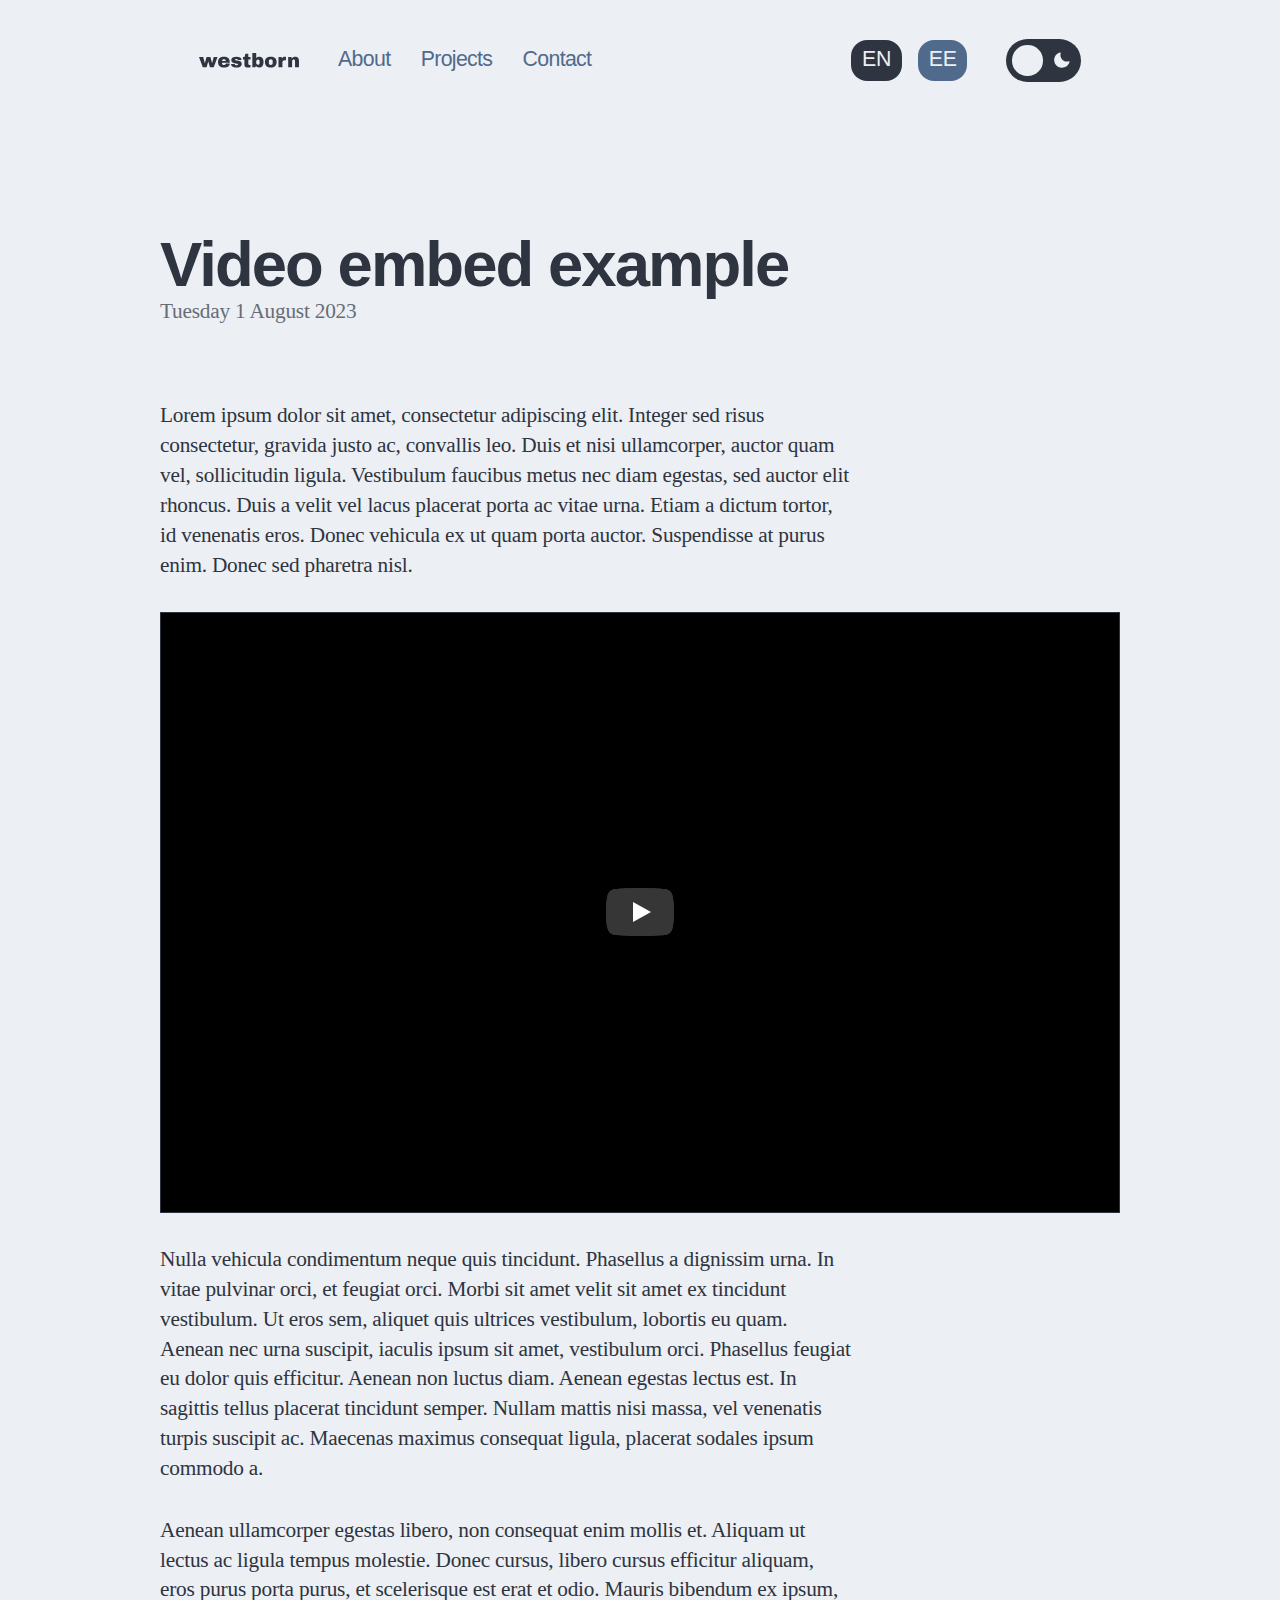
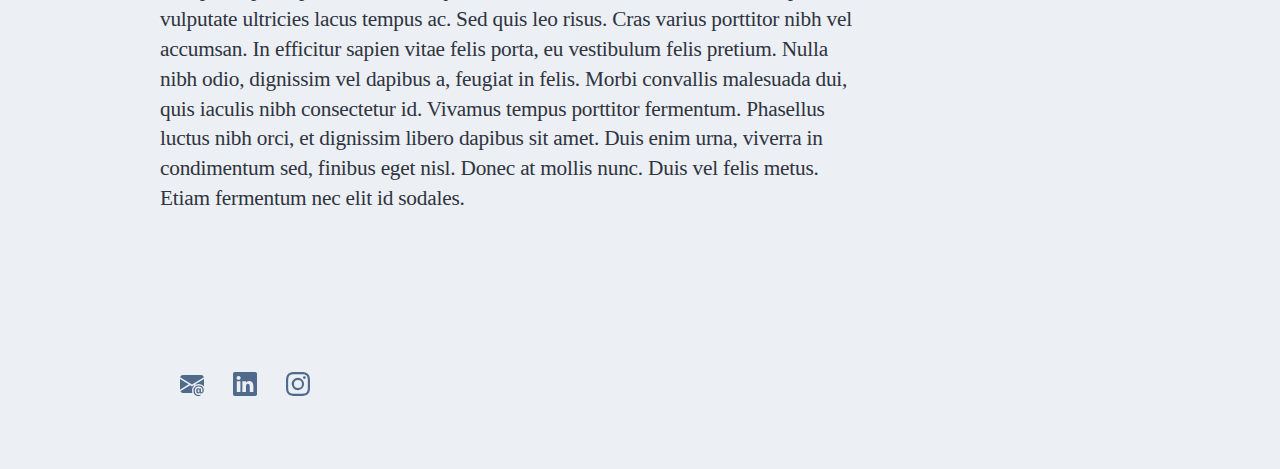
<file: en/projects/video-embed-example/index.html>
<!DOCTYPE html><html lang="en-gb" dir="ltr" x-data="" :data-theme="$store.elva.theme"><head><meta charset="utf-8"><style>:where(img){height:auto;}</style>

        <!-- charset / viewport -->
        
        <meta name="viewport" content="width=device-width, initial-scale=1.0">

        <!-- title / description -->
        <title>Video embed example • Westborn</title>
		<meta name="description" content="A multilingual, clean, green, 11ty starter theme">

        <!-- canonical / alternates -->
        <link rel="canonical" href="http://localhost:8080/en/projects/video-embed-example/">
        <link rel="alternate" hreflang="en" href="http://localhost:8080/en/projects/video-embed-example/"><link rel="alternate" hreflang="ee" href="http://localhost:8080/ee/projektid/exempel-pa-videoinbaddning/">

        <!-- open graph -->
        <meta property="og:site_name" content="Westborn">
        <meta property="og:title" content="Video embed example • Westborn">
        <meta property="og:description" content="A multilingual, clean, green, 11ty starter theme">
        <meta property="og:type" content="website">
        <meta property="og:url" content="http://localhost:8080/en/projects/video-embed-example/">
        <meta property="og:image" content="http://localhost:8080/assets/img/opengraph-default.png">
        <meta property="og:image:alt" content="An English description of the default opengraph image">

        <!-- icons -->
        <link rel="apple-touch-icon" sizes="180x180" href="/apple-touch-icon.png">
        <link rel="icon" type="image/png" sizes="32x32" href="/favicon-32x32.png">
        <link rel="icon" type="image/png" sizes="16x16" href="/favicon-16x16.png">
        <link rel="manifest" href="/site.webmanifest">
        <link rel="mask-icon" href="/safari-pinned-tab.svg" color="#5bbad5">
        <meta name="msapplication-TileColor" content="#da532c">

        <!-- styles -->
        <link rel="stylesheet" href="/assets/css/bundle.css?v=1720364021551">

        <!-- feeds -->
        <link rel="alternate" href="http://localhost:8080/feed/feed.xml" type="application/atom+xml" title="RSS Feed • Westborn">
		<link rel="alternate" href="http://localhost:8080/feed/feed.json" type="application/json" title="JSON Feed • Westborn">

        <!-- preload / prefetch -->
        

        <!-- everything else -->
        <link rel="manifest" href="http://localhost:8080/en/site.webmanifest" "="">
        <meta name="theme-color" media="(prefers-color-scheme: light)" content="#eceff4">
        <meta name="theme-color" media="(prefers-color-scheme: dark)" content="#2e3440">
        
        

        <!-- set theme before page renders to stop fouc -->
        <script>document.documentElement.dataset.theme = localStorage.getItem('theme') === null ? window.matchMedia('(prefers-color-scheme: dark)').matches ? 'dark' : 'light' : localStorage.getItem('theme')</script>
    </head>
    <body class="posts">
        <!-- header -->
        <div class="container">
            <header id="header" role="banner" class="header">

    <a href="#content" class="skip-link screen-reader-text">Skip to content</a>

    <nav class="navigation">
    <a class="site-logo" href="/" aria-label="Home">
        <svg fill="none" height="72" viewBox="0 0 485 72" width="485" xmlns="http://www.w3.org/2000/svg" xmlns:xlink="http://www.w3.org/1999/xlink" aria-labelledby="logo-title" role="img">
            <title id="logo-title">Westborn</title>
            <path fill-rule="evenodd" fill="currentColor" d="M465.841,69.320 L465.841,39.039 C465.841,36.881 465.284,35.151 464.174,33.849 C463.063,32.549 461.492,31.897 459.461,31.897 C457.111,31.897 455.207,32.659 453.747,34.182 C452.286,35.706 451.557,37.579 451.557,39.800 L451.557,69.320 L432.608,69.320 L432.608,19.042 L448.129,19.042 L449.367,26.660 C451.334,23.993 453.921,21.867 457.128,20.279 C460.333,18.693 463.713,17.899 467.269,17.899 C473.109,17.899 477.490,19.518 480.410,22.755 C483.329,25.993 484.791,30.659 484.791,36.753 L484.791,69.320 L465.841,69.320 ZM407.135,37.896 C405.388,39.928 404.516,42.943 404.516,46.942 L404.516,69.320 L385.567,69.320 L385.567,19.042 L401.088,19.042 L402.326,26.660 C403.469,23.740 405.278,21.534 407.754,20.041 C410.230,18.551 413.023,17.804 416.134,17.804 C417.593,17.804 418.895,17.979 420.038,18.327 C421.181,18.677 421.752,18.884 421.752,18.946 L421.752,34.849 L415.658,34.849 C411.721,34.849 408.880,35.865 407.135,37.896 ZM348.048,70.463 C339.223,70.463 332.303,68.241 327.289,63.797 C322.274,59.354 319.766,52.815 319.766,44.181 C319.766,35.548 322.274,29.009 327.289,24.565 C332.303,20.122 339.223,17.899 348.048,17.899 C356.871,17.899 363.808,20.137 368.855,24.612 C373.902,29.088 376.425,35.611 376.425,44.181 C376.425,52.751 373.902,59.274 368.855,63.749 C363.808,68.225 356.871,70.463 348.048,70.463 ZM357.475,41.515 C357.475,34.341 354.333,30.754 348.048,30.754 C341.826,30.754 338.716,34.341 338.716,41.515 L338.716,46.942 C338.716,54.053 341.826,57.607 348.048,57.607 C354.333,57.607 357.475,54.053 357.475,46.942 L357.475,41.515 ZM291.675,70.463 C284.691,70.463 279.359,67.701 275.677,62.178 L274.059,69.320 L258.632,69.320 L258.632,0.282 L277.582,0.282 L277.582,23.708 C281.201,19.836 285.898,17.899 291.675,17.899 C298.467,17.899 303.705,20.105 307.387,24.517 C311.068,28.930 312.910,35.453 312.910,44.086 C312.910,52.784 311.068,59.354 307.387,63.797 C303.705,68.241 298.467,70.463 291.675,70.463 ZM293.961,41.705 C293.961,35.167 291.230,31.897 285.771,31.897 C282.977,31.897 280.882,32.897 279.486,34.896 C278.089,36.896 277.392,39.484 277.392,42.657 L277.392,45.800 C277.392,48.975 278.089,51.546 279.486,53.513 C280.882,55.481 282.977,56.465 285.771,56.465 C291.230,56.465 293.961,53.227 293.961,46.752 L293.961,41.705 ZM237.588,70.463 C232.001,70.463 227.699,69.447 224.685,67.416 C221.669,65.385 220.162,61.925 220.162,57.036 L220.162,31.897 L213.115,31.897 L213.115,19.042 L220.923,19.042 L225.018,3.806 L239.111,3.806 L239.111,19.042 L249.776,19.042 L249.776,31.897 L239.111,31.897 L239.111,51.037 C239.111,53.322 239.492,54.989 240.254,56.036 C241.016,57.084 242.411,57.607 244.444,57.607 L249.776,57.607 L249.776,68.749 C248.253,69.258 246.284,69.668 243.873,69.987 C241.459,70.304 239.364,70.463 237.588,70.463 ZM185.024,36.658 C189.467,37.293 193.180,38.039 196.165,38.896 C199.148,39.753 201.751,41.276 203.973,43.467 C206.195,45.657 207.306,48.720 207.306,52.656 C207.306,59.069 204.909,63.639 200.117,66.368 C195.323,69.098 189.054,70.463 181.310,70.463 C176.866,70.463 172.676,69.844 168.740,68.606 C164.803,67.368 161.599,65.449 159.123,62.845 C156.647,60.243 155.409,56.941 155.409,52.941 L173.025,52.941 L173.025,53.322 C173.088,55.481 173.993,56.989 175.739,57.846 C177.485,58.703 179.342,59.131 181.310,59.131 C186.579,59.131 189.214,57.893 189.214,55.417 C189.214,54.148 188.388,53.227 186.738,52.656 C185.086,52.084 182.389,51.482 178.644,50.847 C174.135,50.085 170.438,49.260 167.550,48.371 C164.661,47.482 162.137,45.975 159.980,43.848 C157.821,41.721 156.742,38.753 156.742,34.944 C156.742,28.787 159.075,24.407 163.741,21.803 C168.407,19.201 174.485,17.899 181.977,17.899 C188.705,17.899 194.403,19.217 199.069,21.851 C203.735,24.486 206.068,28.564 206.068,34.087 L188.452,34.087 C188.452,32.247 187.626,30.945 185.976,30.183 C184.833,29.549 183.405,29.231 181.691,29.231 C177.120,29.231 174.835,30.311 174.835,32.468 C174.835,33.675 175.628,34.532 177.215,35.039 C178.801,35.548 181.405,36.087 185.024,36.658 ZM121.319,58.369 C124.492,58.369 126.825,57.703 128.318,56.370 C129.808,55.036 130.555,53.260 130.555,51.037 L148.934,51.037 C148.934,57.131 146.616,61.893 141.982,65.321 C137.347,68.749 130.587,70.463 121.699,70.463 C112.367,70.463 105.130,68.289 99.988,63.940 C94.846,59.592 92.275,53.005 92.275,44.181 C92.275,35.548 94.782,29.009 99.798,24.565 C104.812,20.122 111.732,17.899 120.557,17.899 C129.761,17.899 136.793,20.058 141.649,24.374 C146.505,28.692 148.934,35.294 148.934,44.181 L148.934,47.418 L111.225,47.418 C111.225,51.037 112.034,53.767 113.653,55.608 C115.272,57.450 117.826,58.369 121.319,58.369 ZM129.794,38.467 C129.794,35.865 129.047,33.801 127.556,32.278 C126.063,30.754 123.985,29.992 121.319,29.992 C115.351,29.992 112.018,32.818 111.320,38.467 L129.794,38.467 ZM52.947,69.320 L45.139,41.324 L44.758,41.324 L36.854,69.320 L18.381,69.320 L0.002,19.042 L20.381,19.042 L27.998,48.752 L28.665,48.752 L36.569,19.042 L55.423,19.042 L63.041,48.752 L63.708,48.752 L71.421,19.042 L89.894,19.042 L71.421,69.320 L52.947,69.320 Z"></path>
        </svg>
    </a>
    <ul class="navigation-menu">
        
        <li>
            <a href="/en/about/">
                About
            </a>
        </li>
        <li>
            <a href="/en/">
                Projects
            </a>
        </li>
        <li>
            <a href="/en/contact/">
                Contact
            </a>
        </li>
    </ul>

    
        <div class="switch-language">
	
		
			<a href="/en/projects/video-embed-example/" lang="en" hreflang="en" aria-label="EN: English" aria-current="page" class="current">
				EN
			</a>
		
	
		
			
			
				
			
			
				<a href="/ee/projektid/exempel-pa-videoinbaddning/" lang="ee" hreflang="ee" aria-label="EE: Eesti">
					EE
				</a>
			
		
	
</div>
    

    <div class="switch-wrapper" x-data="" x-cloak="">
	<input class="switch" id="darkmode" type="checkbox" value="dark" :checked="$store.elva.theme === 'dark'">
	<label class="switch-btn" for="darkmode" tabindex="0" aria-label="Toggle dark/light theme" @keydown.prevent.space="" @click="$store.elva.themeToggle()" @keyup.prevent.space="$store.elva.themeToggle()" :class="$store.elva.theme === 'dark' ? 'switch-button-on' : 'switch-button-off'">
        <svg class="icon icon-sun" width="1em" height="1em" viewBox="0 0 24 24" fill="none" aria-labelledby="icon-sun" xmlns="http://www.w3.org/2000/svg">
            <title id="icon-sun">Light</title>
            <circle cx="11.9998" cy="11.9998" r="5.75375" fill="currentColor"></circle>
            <g>
                <circle cx="3.08982" cy="6.85502" r="1.71143" transform="rotate(-60 3.08982 6.85502)" fill="currentColor"></circle>
                <circle cx="3.0903" cy="17.1436" r="1.71143" transform="rotate(-120 3.0903 17.1436)" fill="currentColor"></circle>
                <circle cx="12" cy="22.2881" r="1.71143" fill="currentColor"></circle>
                <circle cx="20.9101" cy="17.1436" r="1.71143" transform="rotate(-60 20.9101 17.1436)" fill="currentColor"></circle>
                <circle cx="20.9101" cy="6.8555" r="1.71143" transform="rotate(-120 20.9101 6.8555)" fill="currentColor"></circle>
                <circle cx="12" cy="1.71143" r="1.71143" fill="currentColor"></circle>
            </g>
            
        </svg>
        <svg class="icon icon-moon" xmlns="http://www.w3.org/2000/svg" width="1em" height="1em" viewBox="0 0 50 50" aria-labelledby="icon-moon">
            <title id="icon-moon">Dark</title>
            <path d="M 43.81 29.354 C 43.688 28.958 43.413 28.626 43.046 28.432 C 42.679 28.238 42.251 28.198 41.854 28.321 C 36.161 29.886 30.067 28.272 25.894 24.096 C 21.722 19.92 20.113 13.824 21.683 8.133 C 21.848 7.582 21.697 6.985 21.29 6.578 C 20.884 6.172 20.287 6.022 19.736 6.187 C 10.659 8.728 4.691 17.389 5.55 26.776 C 6.408 36.163 13.847 43.598 23.235 44.451 C 32.622 45.304 41.28 39.332 43.816 30.253 C 43.902 29.96 43.9 29.647 43.81 29.354 Z" fill="currentColor"></path>
        </svg>
	</label>
</div>

</nav>

</header>
        </div>

        <!-- content -->
        <main id="content">
            <div class="container">
                <article class="hentry">
    <header class="entry-header">
        <h1 class="entry-title">Video embed example</h1>
        <ul class="meta">
            <li class="meta-date">
                <time class="entry-date published" datatime="2023-08-01T00:00:00Z">Tuesday 1 August 2023</time>
            </li>
            <!-- <li class="meta-reading-time">1 minute to read</li> -->
        </ul>
    </header>
    <div class="entry-content">
        <p>Lorem ipsum dolor sit amet, consectetur adipiscing elit. Integer sed risus consectetur, gravida justo ac, convallis leo. Duis et nisi ullamcorper, auctor quam vel, sollicitudin ligula. Vestibulum faucibus metus nec diam egestas, sed auctor elit rhoncus. Duis a velit vel lacus placerat porta ac vitae urna. Etiam a dictum tortor, id venenatis eros. Donec vehicula ex ut quam porta auctor. Suspendisse at purus enim. Donec sed pharetra nisl.</p>
<style>lite-youtube {
    background-color: #000;
    position: relative;
    display: block;
    contain: content;
    background-position: center center;
    background-size: cover;
    cursor: pointer;
    max-width: 720px;
}

/* gradient */
lite-youtube::before {
    content: '';
    display: block;
    position: absolute;
    top: 0;
    background-image: url([data-uri]);
    background-position: top;
    background-repeat: repeat-x;
    height: 60px;
    padding-bottom: 50px;
    width: 100%;
    transition: all 0.2s cubic-bezier(0, 0, 0.2, 1);
}

/* responsive iframe with a 16:9 aspect ratio
    thanks https://css-tricks.com/responsive-iframes/
*/
lite-youtube::after {
    content: "";
    display: block;
    padding-bottom: calc(100% / (16 / 9));
}
lite-youtube > iframe {
    width: 100%;
    height: 100%;
    position: absolute;
    top: 0;
    left: 0;
    border: 0;
}

/* play button */
lite-youtube > .lty-playbtn {
    display: block;
    width: 68px;
    height: 48px;
    position: absolute;
    cursor: pointer;
    transform: translate3d(-50%, -50%, 0);
    top: 50%;
    left: 50%;
    z-index: 1;
    background-color: transparent;
    /* YT's actual play button svg */
    background-image: url('data:image/svg+xml;utf8,<svg xmlns="http://www.w3.org/2000/svg" viewBox="0 0 68 48"><path d="M66.52 7.74c-.78-2.93-2.49-5.41-5.42-6.19C55.79.13 34 0 34 0S12.21.13 6.9 1.55c-2.93.78-4.63 3.26-5.42 6.19C.06 13.05 0 24 0 24s.06 10.95 1.48 16.26c.78 2.93 2.49 5.41 5.42 6.19C12.21 47.87 34 48 34 48s21.79-.13 27.1-1.55c2.93-.78 4.64-3.26 5.42-6.19C67.94 34.95 68 24 68 24s-.06-10.95-1.48-16.26z" fill="red"/><path d="M45 24 27 14v20" fill="white"/></svg>');
    filter: grayscale(100%);
    transition: filter .1s cubic-bezier(0, 0, 0.2, 1);
    border: none;
}

lite-youtube:hover > .lty-playbtn,
lite-youtube .lty-playbtn:focus {
    filter: none;
}

/* Post-click styles */
lite-youtube.lyt-activated {
    cursor: unset;
}
lite-youtube.lyt-activated::before,
lite-youtube.lyt-activated > .lty-playbtn {
    opacity: 0;
    pointer-events: none;
}

.lyt-visually-hidden {
    clip: rect(0 0 0 0);
    clip-path: inset(50%);
    height: 1px;
    overflow: hidden;
    position: absolute;
    white-space: nowrap;
    width: 1px;
  }
</style>
<script>/**
 * A lightweight youtube embed. Still should feel the same to the user, just MUCH faster to initialize and paint.
 *
 * Thx to these as the inspiration
 *   https://storage.googleapis.com/amp-vs-non-amp/youtube-lazy.html
 *   https://autoplay-youtube-player.glitch.me/
 *
 * Once built it, I also found these:
 *   https://github.com/ampproject/amphtml/blob/master/extensions/amp-youtube (👍👍)
 *   https://github.com/Daugilas/lazyYT
 *   https://github.com/vb/lazyframe
 */
class LiteYTEmbed extends HTMLElement {
    connectedCallback() {
        this.videoId = this.getAttribute('videoid');

        let playBtnEl = this.querySelector('.lty-playbtn');
        // A label for the button takes priority over a [playlabel] attribute on the custom-element
        this.playLabel = (playBtnEl && playBtnEl.textContent.trim()) || this.getAttribute('playlabel') || 'Play';

        /**
         * Lo, the youtube placeholder image!  (aka the thumbnail, poster image, etc)
         *
         * See https://github.com/paulirish/lite-youtube-embed/blob/master/youtube-thumbnail-urls.md
         *
         * TODO: Do the sddefault->hqdefault fallback
         *       - When doing this, apply referrerpolicy (https://github.com/ampproject/amphtml/pull/3940)
         * TODO: Consider using webp if supported, falling back to jpg
         */
        if (!this.style.backgroundImage) {
          this.style.backgroundImage = `url("https://i.ytimg.com/vi/${this.videoId}/hqdefault.jpg")`;
        }

        // Set up play button, and its visually hidden label
        if (!playBtnEl) {
            playBtnEl = document.createElement('button');
            playBtnEl.type = 'button';
            playBtnEl.classList.add('lty-playbtn');
            this.append(playBtnEl);
        }
        if (!playBtnEl.textContent) {
            const playBtnLabelEl = document.createElement('span');
            playBtnLabelEl.className = 'lyt-visually-hidden';
            playBtnLabelEl.textContent = this.playLabel;
            playBtnEl.append(playBtnLabelEl);
        }
        playBtnEl.removeAttribute('href');

        // On hover (or tap), warm up the TCP connections we're (likely) about to use.
        this.addEventListener('pointerover', LiteYTEmbed.warmConnections, {once: true});

        // Once the user clicks, add the real iframe and drop our play button
        // TODO: In the future we could be like amp-youtube and silently swap in the iframe during idle time
        //   We'd want to only do this for in-viewport or near-viewport ones: https://github.com/ampproject/amphtml/pull/5003
        this.addEventListener('click', this.addIframe);

        // Chrome & Edge desktop have no problem with the basic YouTube Embed with ?autoplay=1
        // However Safari desktop and most/all mobile browsers do not successfully track the user gesture of clicking through the creation/loading of the iframe,
        // so they don't autoplay automatically. Instead we must load an additional 2 sequential JS files (1KB + 165KB) (un-br) for the YT Player API
        // TODO: Try loading the the YT API in parallel with our iframe and then attaching/playing it. #82
        this.needsYTApiForAutoplay = navigator.vendor.includes('Apple') || navigator.userAgent.includes('Mobi');
    }

    /**
     * Add a <link rel={preload | preconnect} ...> to the head
     */
    static addPrefetch(kind, url, as) {
        const linkEl = document.createElement('link');
        linkEl.rel = kind;
        linkEl.href = url;
        if (as) {
            linkEl.as = as;
        }
        document.head.append(linkEl);
    }

    /**
     * Begin pre-connecting to warm up the iframe load
     * Since the embed's network requests load within its iframe,
     *   preload/prefetch'ing them outside the iframe will only cause double-downloads.
     * So, the best we can do is warm up a few connections to origins that are in the critical path.
     *
     * Maybe `<link rel=preload as=document>` would work, but it's unsupported: http://crbug.com/593267
     * But TBH, I don't think it'll happen soon with Site Isolation and split caches adding serious complexity.
     */
    static warmConnections() {
        if (LiteYTEmbed.preconnected) return;

        // The iframe document and most of its subresources come right off youtube.com
        LiteYTEmbed.addPrefetch('preconnect', 'https://www.youtube-nocookie.com');
        // The botguard script is fetched off from google.com
        LiteYTEmbed.addPrefetch('preconnect', 'https://www.google.com');

        // Not certain if these ad related domains are in the critical path. Could verify with domain-specific throttling.
        LiteYTEmbed.addPrefetch('preconnect', 'https://googleads.g.doubleclick.net');
        LiteYTEmbed.addPrefetch('preconnect', 'https://static.doubleclick.net');

        LiteYTEmbed.preconnected = true;
    }

    fetchYTPlayerApi() {
        if (window.YT || (window.YT && window.YT.Player)) return;

        this.ytApiPromise = new Promise((res, rej) => {
            var el = document.createElement('script');
            el.src = 'https://www.youtube.com/iframe_api';
            el.async = true;
            el.onload = _ => {
                YT.ready(res);
            };
            el.onerror = rej;
            this.append(el);
        });
    }

    async addYTPlayerIframe(params) {
        this.fetchYTPlayerApi();
        await this.ytApiPromise;

        const videoPlaceholderEl = document.createElement('div')
        this.append(videoPlaceholderEl);

        const paramsObj = Object.fromEntries(params.entries());

        new YT.Player(videoPlaceholderEl, {
            width: '100%',
            videoId: this.videoId,
            playerVars: paramsObj,
            events: {
                'onReady': event => {
                    event.target.playVideo();
                }
            }
        });
    }

    async addIframe(){
        if (this.classList.contains('lyt-activated')) return;
        this.classList.add('lyt-activated');

        const params = new URLSearchParams(this.getAttribute('params') || []);
        params.append('autoplay', '1');
        params.append('playsinline', '1');

        if (this.needsYTApiForAutoplay) {
            return this.addYTPlayerIframe(params);
        }

        const iframeEl = document.createElement('iframe');
        iframeEl.width = 560;
        iframeEl.height = 315;
        // No encoding necessary as [title] is safe. https://cheatsheetseries.owasp.org/cheatsheets/Cross_Site_Scripting_Prevention_Cheat_Sheet.html#:~:text=Safe%20HTML%20Attributes%20include
        iframeEl.title = this.playLabel;
        iframeEl.allow = 'accelerometer; autoplay; encrypted-media; gyroscope; picture-in-picture';
        iframeEl.allowFullscreen = true;
        // AFAIK, the encoding here isn't necessary for XSS, but we'll do it only because this is a URL
        // https://stackoverflow.com/q/64959723/89484
        iframeEl.src = `https://www.youtube-nocookie.com/embed/${encodeURIComponent(this.videoId)}?${params.toString()}`;
        this.append(iframeEl);

        // Set focus for a11y
        iframeEl.focus();
    }
}
// Register custom element
customElements.define('lite-youtube', LiteYTEmbed);
</script>
<div id="vbUud4O8Fcc" class="oembed oembed-youtube"><lite-youtube videoid="vbUud4O8Fcc" style="background-image: url('https://i.ytimg.com/vi/vbUud4O8Fcc/maxresdefault.jpg');" params="modestbranding=1"><div class="lty-playbtn"></div></lite-youtube></div>
<p>Nulla vehicula condimentum neque quis tincidunt. Phasellus a dignissim urna. In vitae pulvinar orci, et feugiat orci. Morbi sit amet velit sit amet ex tincidunt vestibulum. Ut eros sem, aliquet quis ultrices vestibulum, lobortis eu quam. Aenean nec urna suscipit, iaculis ipsum sit amet, vestibulum orci. Phasellus feugiat eu dolor quis efficitur. Aenean non luctus diam. Aenean egestas lectus est. In sagittis tellus placerat tincidunt semper. Nullam mattis nisi massa, vel venenatis turpis suscipit ac. Maecenas maximus consequat ligula, placerat sodales ipsum commodo a.</p>
<p>Aenean ullamcorper egestas libero, non consequat enim mollis et. Aliquam ut lectus ac ligula tempus molestie. Donec cursus, libero cursus efficitur aliquam, eros purus porta purus, et scelerisque est erat et odio. Mauris bibendum ex ipsum, vulputate ultricies lacus tempus ac. Sed quis leo risus. Cras varius porttitor nibh vel accumsan. In efficitur sapien vitae felis porta, eu vestibulum felis pretium. Nulla nibh odio, dignissim vel dapibus a, feugiat in felis. Morbi convallis malesuada dui, quis iaculis nibh consectetur id. Vivamus tempus porttitor fermentum. Phasellus luctus nibh orci, et dignissim libero dapibus sit amet. Duis enim urna, viverra in condimentum sed, finibus eget nisl. Donec at mollis nunc. Duis vel felis metus. Etiam fermentum nec elit id sodales.</p>

    </div>
</article>
            </div>
        </main>

        <!-- footer -->
        <div class="container">
            <footer id="footer" class="footer">

    <div class="footerdiv">
        <a href="mailto:taavi498@hotmail.com">
            <svg xmlns="http://www.w3.org/2000/svg" width="16" height="16" fill="currentColor" class="bi bi-envelope-at-fill" viewBox="0 0 16 16">
                <path d="M2 2A2 2 0 0 0 .05 3.555L8 8.414l7.95-4.859A2 2 0 0 0 14 2H2Zm-2 9.8V4.698l5.803 3.546L0 11.801Zm6.761-2.97-6.57 4.026A2 2 0 0 0 2 14h6.256A4.493 4.493 0 0 1 8 12.5a4.49 4.49 0 0 1 1.606-3.446l-.367-.225L8 9.586l-1.239-.757ZM16 9.671V4.697l-5.803 3.546.338.208A4.482 4.482 0 0 1 12.5 8c1.414 0 2.675.652 3.5 1.671Z"></path>
                <path d="M15.834 12.244c0 1.168-.577 2.025-1.587 2.025-.503 0-1.002-.228-1.12-.648h-.043c-.118.416-.543.643-1.015.643-.77 0-1.259-.542-1.259-1.434v-.529c0-.844.481-1.4 1.26-1.4.585 0 .87.333.953.63h.03v-.568h.905v2.19c0 .272.18.42.411.42.315 0 .639-.415.639-1.39v-.118c0-1.277-.95-2.326-2.484-2.326h-.04c-1.582 0-2.64 1.067-2.64 2.724v.157c0 1.867 1.237 2.654 2.57 2.654h.045c.507 0 .935-.07 1.18-.18v.731c-.219.1-.643.175-1.237.175h-.044C10.438 16 9 14.82 9 12.646v-.214C9 10.36 10.421 9 12.485 9h.035c2.12 0 3.314 1.43 3.314 3.034v.21Zm-4.04.21v.227c0 .586.227.8.581.8.31 0 .564-.17.564-.743v-.367c0-.516-.275-.708-.572-.708-.346 0-.573.245-.573.791Z"></path>
            </svg>
        </a>
        <a href="https://ee.linkedin.com/in/taavi-turvas-83970112">
            <svg xmlns="http://www.w3.org/2000/svg" width="16" height="16" fill="currentColor" class="bi bi-linkedin" viewBox="0 0 16 16">
                <path d="M0 1.146C0 .513.526 0 1.175 0h13.65C15.474 0 16 .513 16 1.146v13.708c0 .633-.526 1.146-1.175 1.146H1.175C.526 16 0 15.487 0 14.854V1.146zm4.943 12.248V6.169H2.542v7.225h2.401zm-1.2-8.212c.837 0 1.358-.554 1.358-1.248-.015-.709-.52-1.248-1.342-1.248-.822 0-1.359.54-1.359 1.248 0 .694.521 1.248 1.327 1.248h.016zm4.908 8.212V9.359c0-.216.016-.432.08-.586.173-.431.568-.878 1.232-.878.869 0 1.216.662 1.216 1.634v3.865h2.401V9.25c0-2.22-1.184-3.252-2.764-3.252-1.274 0-1.845.7-2.165 1.193v.025h-.016a5.54 5.54 0 0 1 .016-.025V6.169h-2.4c.03.678 0 7.225 0 7.225h2.4z"></path>
            </svg>
        </a>
        <a href="https://www.instagram.com/kavalkits/">
            <svg xmlns="http://www.w3.org/2000/svg" width="16" height="16" fill="currentColor" class="bi bi-instagram" viewBox="0 0 16 16">
                <path d="M8 0C5.829 0 5.556.01 4.703.048 3.85.088 3.269.222 2.76.42a3.917 3.917 0 0 0-1.417.923A3.927 3.927 0 0 0 .42 2.76C.222 3.268.087 3.85.048 4.7.01 5.555 0 5.827 0 8.001c0 2.172.01 2.444.048 3.297.04.852.174 1.433.372 1.942.205.526.478.972.923 1.417.444.445.89.719 1.416.923.51.198 1.09.333 1.942.372C5.555 15.99 5.827 16 8 16s2.444-.01 3.298-.048c.851-.04 1.434-.174 1.943-.372a3.916 3.916 0 0 0 1.416-.923c.445-.445.718-.891.923-1.417.197-.509.332-1.09.372-1.942C15.99 10.445 16 10.173 16 8s-.01-2.445-.048-3.299c-.04-.851-.175-1.433-.372-1.941a3.926 3.926 0 0 0-.923-1.417A3.911 3.911 0 0 0 13.24.42c-.51-.198-1.092-.333-1.943-.372C10.443.01 10.172 0 7.998 0h.003zm-.717 1.442h.718c2.136 0 2.389.007 3.232.046.78.035 1.204.166 1.486.275.373.145.64.319.92.599.28.28.453.546.598.92.11.281.24.705.275 1.485.039.843.047 1.096.047 3.231s-.008 2.389-.047 3.232c-.035.78-.166 1.203-.275 1.485a2.47 2.47 0 0 1-.599.919c-.28.28-.546.453-.92.598-.28.11-.704.24-1.485.276-.843.038-1.096.047-3.232.047s-2.39-.009-3.233-.047c-.78-.036-1.203-.166-1.485-.276a2.478 2.478 0 0 1-.92-.598 2.48 2.48 0 0 1-.6-.92c-.109-.281-.24-.705-.275-1.485-.038-.843-.046-1.096-.046-3.233 0-2.136.008-2.388.046-3.231.036-.78.166-1.204.276-1.486.145-.373.319-.64.599-.92.28-.28.546-.453.92-.598.282-.11.705-.24 1.485-.276.738-.034 1.024-.044 2.515-.045v.002zm4.988 1.328a.96.96 0 1 0 0 1.92.96.96 0 0 0 0-1.92zm-4.27 1.122a4.109 4.109 0 1 0 0 8.217 4.109 4.109 0 0 0 0-8.217zm0 1.441a2.667 2.667 0 1 1 0 5.334 2.667 2.667 0 0 1 0-5.334z"></path>
            </svg>
        </a>
    </div>
</footer>
        </div>

        <!-- scripts -->
        <script src="/assets/js/bundle.js?v=1720364021554" defer=""></script>
    
</body></html>
</file>
<file: assets/css/bundle.css>
/* Modern reset: https://piccalil.li/blog/a-modern-css-reset/ */

/* Box sizing rules */
*,
*::before,
*::after {
	box-sizing: border-box;
}

/* Remove default margin */
body,
h1,
h2,
h3,
h4,
p,
figure,
blockquote,
dl,
dd {
	margin: 0;
}

/* Remove list styles on ul, ol elements with a list role, which suggests default styling will be removed */
ul[role='list'],
ol[role='list'] {
	list-style: none;
}

/* Prevent zooming when orientation changes on some iOS devices */
html {
	text-size-adjust: none;
	-webkit-text-size-adjust: none;
}

/* Set core root defaults */
html:focus-within {
	scroll-behavior: smooth;
}

/* Set core body defaults */
body {
	min-height: 100vh;
	/*text-rendering: optimizeSpeed; - this can break safari thing*/
	line-height: 1.5;
}

/* A elements that don't have a class get default styles */
a:not([class]) {
	text-decoration-skip-ink: auto;
}

/* Make images easier to work with */
img,
picture,
svg {
	width: 100%;
	height: auto;
	display: block;
}

/* Inherit fonts for inputs and buttons */
input,
button,
textarea,
select {
	font: inherit;
}

:root {
    /* branding */
    --black: #000;
	--white: #fff;
    --nord0: #2e3440;
    --nord1: #3b4252;
    --nord2: #434c5e;
    --nord3: #4c566a;
    --nord4: #d8dee9;
    --nord5: #e5e9f0;
    --nord6: #eceff4;
    --nord7: #8fbcbb;
    --nord8: #88c0d0;
    --nord9: #81a1c1;
    --nord10: #5e81ac;
    --nord11: #bf616a;
    --nord12: #d08770;
    --nord13: #efc571;
    --nord14: #a3be8c;
    --nord15: #b48ead;

    /* colours */
    --background: var(--nord6);
    --background-soft: var(--nord4);
    --foreground: var(--nord0);
    --foreground-soft: color-mix(in srgb, var(--nord6) 30%, var(--nord0));
    --link: color-mix(in srgb, var(--nord10) 70%, var(--nord0));
    --link-hover: var(--nord0);
    --divider: color-mix(in srgb, var(--nord6) 80%, var(--nord0));

    /* syntax highlighting */
    --code-background: var(--nord0);
    --code-default: var(--nord6);
    --code-regex: var(--nord13);
    --code-tag: var(--nord9);
    --code-comment: var(--nord3);
    --code-selector: var(--nord14);
    --code-number: var(--nord15);
    --code-function: var(--nord8);

    /* typography */
    --font-base: Georgia, Times, 'Times New Roman', serif;
    --font-headings: -apple-system, BlinkMacSystemFont, "Segoe UI", Roboto, Helvetica, Arial, sans-serif;
    --font-quote: var();
    --font-mono: "Fira Code", Consolas, Monaco, 'Andale Mono', 'Ubuntu Mono', monospace;
    /* @link https://utopia.fyi/type/calculator?c=320,18,1.2,1500,22,1.333,6,1,800&s=0.75|0.5|0.25,1.5|2|3|4|6,s-l&g=s,l,xl,12 */
    --step--1: clamp(0.94rem, calc(0.91rem + 0.13vw), 1.03rem);
    --step-0: clamp(1.13rem, calc(1.06rem + 0.34vw), 1.38rem);
    --step-1: clamp(1.35rem, calc(1.22rem + 0.66vw), 1.83rem);
    --step-2: clamp(1.62rem, calc(1.40rem + 1.12vw), 2.44rem);
    --step-3: clamp(1.94rem, calc(1.59rem + 1.78vw), 3.26rem);
    --step-4: clamp(2.33rem, calc(1.79rem + 2.72vw), 4.34rem);
    --step-5: clamp(2.80rem, calc(1.99rem + 4.05vw), 5.79rem);
    --step-6: clamp(3.36rem, calc(2.18rem + 5.91vw), 7.71rem);

    /* spacing / layout */
    --tracking: -0.02ch;
    --tracking-s: -0.055ch;
    --gutter: var(--space-s-m);
    --border-radius: var(--step-0);
    /* @link https://utopia.fyi/space/calculator?c=320,18,1.2,1500,22,1.333,6,1,800&s=0.75|0.5|0.25,1.5|2|3|4|6,s-l|m-3xl|s-2xl&g=s,l,xl,12 */
    --space-3xs: clamp(0.31rem, calc(0.30rem + 0.08vw), 0.38rem);
    --space-2xs: clamp(0.56rem, calc(0.53rem + 0.17vw), 0.69rem);
    --space-xs: clamp(0.88rem, calc(0.82rem + 0.25vw), 1.06rem);
    --space-s: clamp(1.13rem, calc(1.06rem + 0.34vw), 1.38rem);
    --space-m: clamp(1.69rem, calc(1.59rem + 0.51vw), 2.06rem);
    --space-l: clamp(2.25rem, calc(2.11rem + 0.68vw), 2.75rem);
    --space-xl: clamp(3.38rem, calc(3.17rem + 1.02vw), 4.13rem);
    --space-2xl: clamp(4.50rem, calc(4.23rem + 1.36vw), 5.50rem);
    --space-3xl: clamp(6.75rem, calc(6.34rem + 2.03vw), 8.25rem);
    /* one-up pairs */
    --space-3xs-2xs: clamp(0.31rem, calc(0.21rem + 0.51vw), 0.69rem);
    --space-2xs-xs: clamp(0.56rem, calc(0.43rem + 0.68vw), 1.06rem);
    --space-xs-s: clamp(0.88rem, calc(0.74rem + 0.68vw), 1.38rem);
    --space-s-m: clamp(1.13rem, calc(0.87rem + 1.27vw), 2.06rem);
    --space-m-l: clamp(1.69rem, calc(1.40rem + 1.44vw), 2.75rem);
    --space-l-xl: clamp(2.25rem, calc(1.74rem + 2.54vw), 4.13rem);
    --space-xl-2xl: clamp(3.38rem, calc(2.80rem + 2.88vw), 5.50rem);
    --space-2xl-3xl: clamp(4.50rem, calc(3.48rem + 5.08vw), 8.25rem);
    /* custom pairs */
    --space-s-l: clamp(1.13rem, calc(0.68rem + 2.20vw), 2.75rem);
    --space-m-3xl: clamp(1.69rem, calc(-0.09rem + 8.90vw), 8.25rem);
    --space-s-2xl: clamp(1.13rem, calc(-0.06rem + 5.93vw), 5.50rem);

    /* animation */
    --transition-base: 250ms ease;
    --transition-movement: 200ms linear;
    --transition-fade: 200ms ease;
    --transition-bounce: 500ms cubic-bezier(0.5, 0.05, 0.2, 1.5);

    /* focus */
    --focus-outline: 0.3ch solid var( --nord13 );

}

/* dark mode */
:root[data-theme="dark"] {

    /* colours */
    --background: var(--nord0);
    --background-soft: var(--nord2);
    --foreground: var(--nord6);
    --foreground-soft: color-mix(in srgb, var(--nord6) 70%, var(--nord0));
    --link: var(--nord8);
    --link-hover: var(--nord6);
    --divider: var(--nord3);

    /* syntax highlighting */
    --code-background: var(--nord1);
}
@media (prefers-reduced-motion) {
	* {
		transition: none !important;
	}
}

html {
	overflow-y: scroll;
}

body {
    background-color: var(--background);
    color: var(--foreground);
    font-family: var(--font-base);
    font-size: var(--step-0);
    line-height: 1.4;
    letter-spacing: var(--tracking);
    transition: background var(--transition-base), color var(--transition-base);
}

.container {
    position: relative;
    width: 100%;
    max-width: 960px;
    margin: 0 auto;
    box-sizing: border-box;
}

[x-cloak] { 
    display: none !important; 
}

::selection {
    background: var(--foreground);
    color: var(--background);
}

:focus {
    transition: var(--transition-base);
    outline: var(--focus-outline);
    outline-offset: 0.3ch;
    border-radius: var(--border-radius);
    text-decoration: none;
}

:focus:not(:focus-visible) {
    outline: none;
}
  
:target {
    scroll-margin-top: 2ex;
}

a {
    color: var(--link);
    text-decoration: none;
}
  
a:hover {
    color: var(--link-hover);
    text-decoration: none;
    transition: 0.5s;
}

hr {
    border-top: 1px solid var(--divider);
    border-bottom: none;
}

p > code,
li > code {
    background-color: var(--background-soft);
    padding: 0.2ch 0.5ch;
    border-radius: var(--border-radius);
}

table {
    width: 100%;
    border: 1px solid var(--foreground-soft);
    border-collapse: collapse;
}

table th {
    font-family: var(--font-headings);
}

table th,
table td {
    border: 1px solid var(--foreground-soft);
    padding: var(--space-2xs);
}

table tbody tr:nth-child(odd) {
    background-color: var(--background-soft);
}

h1,
h2,
h3,
h4,
h5,
h6 {
    font-family: var(--font-headings);
}

h1,
h2,
h3 {
    line-height: 1;
    letter-spacing: var(--tracking-s);
}

h1 {
    font-size: var(--step-4);
}

h2 {
    font-size: var(--step-3);
}

h3 {
    font-size: var(--step-2);
}

h4 {
    font-size: var(--step-1);
}

h5,
h6 {
    font-size: var(--step-0);
}

blockquote:not([class]) {
    font-family: var(--font-serif);
    font-size: var(--step-1);
}
  
blockquote:not([class]) p:last-of-type {
    font-family: var(--font-base);
    font-size: var(--size-step-1);
    font-weight: normal;
}

blockquote p::before {
    content: open-quote;
}
  
blockquote p::after {
    content: close-quote;
}

h4,
h5,
h6,
p,
li,
blockquote:not([class]) {
  max-width: 65ch;
}

p:has(> picture) {
    max-width: initial;
    width: 100%;
}

h1,
h2,
h3 {
  max-width: 20ch;
}

mark {
    background-color: var(--nord13);
    color: var(--nord0);
}

figure {
    position: relative;
}

figure > figcaption {
    position: absolute;
    bottom: var(--space-s-m);
    left: var(--space-s-m);
    color: var(--background);
    margin-right: var(--space-s-m);
    background-color: var(--foreground);
    padding: var(--space-3xs) var(--space-xs);
    box-shadow: 0px 4px color-mix(in srgb, var(--foreground), var(--black) 9%);
    border-radius: var(--border-radius);
    font-size: var(--step--1);
}

figure > figcaption::selection {
    background: var(--nord13);
    color: var(--nord0);
}

.entry-header {
    margin-bottom: var(--space-m, 1em);
}

.entry-content > * + * {
    margin-top: var(--space-m, 1em);
}

/* utilities */

.screen-reader-text {
    border: 0;
    clip: rect(1px,1px,1px,1px);
    clip-path: inset(50%);
    height: 1px;
    margin: -1px;
    overflow: hidden;
    padding: 0;
    position: absolute;
    width: 1px;
    word-wrap: normal !important;
}

.rounded {
    border-radius: var(--border-radius);
}

.subtle {
    font-size: var(--step--1);
    color: var(--foreground-soft);
}

.oembed-youtube,
.oembed-vimeo {
    border: 1px solid var(--foreground);
}

.oembed-youtube lite-youtube {
    max-width: 100%;
}

.oembed-youtube lite-youtube::before {
    background: none;
    position: relative;
}

/* notice */

.notice {
    padding: var(--space-s) var(--space-s) calc(var(--space-s) - 4px) var(--space-s);
    border-radius: var(--border-radius);
    color: var(--white);
    background-color: var(--nord9);
    box-shadow: 0px 4px color-mix(in srgb, var(--nord9), var(--black) 9%);
    width: 100%;
    max-width: initial;
}

.notice.notice-warning {
    background-color: var(--nord13);
    box-shadow: 0px 4px color-mix(in srgb, var(--nord13), var(--black) 9%);
}

.notice.notice-error {
    background-color: var(--nord11);
    box-shadow: 0px 4px color-mix(in srgb, var(--nord11), var(--black) 9%);
}

.notice a {
    color: var(--nord5);
}

.notice a:hover {
    color: var(--white);
}

/* body and containers */

body {
    display: flex;
    flex-direction: column;
}

#content {
    padding: var(--space-m-3xl);
    flex-grow: 1;
}

/* skip to content */

.skip-link {
	transform: translateY( -140px );
	transition: var(--transition-base);
    padding: var(--space-s-l);
    background-color: var(--foreground);
    color: var(--background);
    font-family: var(--font-headings);
    font-weight: 500;
    border-radius: 0;
    width: 100%;
}

.skip-link:hover {
    color: var(--background);
}

.skip-link:focus {
	transform: translateY( 0 );
	position: fixed;
	display: block;
	clip: auto !important;
	clip-path: none;
	height: auto;
    width: 100%;
    z-index: 10;
}

/* header and navigation */

.navigation {
    padding: var(--space-s-l);
    display: flex;
    gap: var(--space-s-l);
    align-items: center;
    font-family: var(--font-headings);
    flex-direction: column;
    font-weight: 500;
}

@media (min-width: 600px) {
    .navigation {
        flex-direction: row;
    }
}

.site-logo {
    max-width: 130px;
    height: auto;
}

@media (min-width: 600px) {
    .site-logo {
        max-width: 100px;
        width: 33%;
    }
}

.site-logo svg {
    color: var(--foreground);
}

.site-logo:focus {
    outline: none;
}

.site-logo:focus svg {
    color: var(--link);
}

.navigation-menu {
    list-style: none;
    border: 0;
    margin: 0;
    padding: 0;
    display: flex;
    gap: var(--space-s-m);
    flex-grow: 1;
}

.navigation-menu li {
    margin: 0;
    padding: 0;
}

.navigation-menu li a {
    text-decoration: none;
    letter-spacing: var(--tracking-s);
}

.navigation-menu li a:focus {
    outline-offset: 0.6ch;
}

a[aria-current="page"] {
    color: var(--link-hover);
    text-decoration: none;
}

/* home */

.home #content {
    display: flex;
    flex-direction: column;
}

.home .site-intro {
    text-align: center;
    flex-grow: 1;
    display: flex;
    flex-direction: column;
    align-items: center;
    justify-content: center;
}

.home .site-intro svg {
    max-width: 80%;
}

.home .site-intro p {
    margin: var(--space-s-2xl) auto 0 auto;
    max-width: 550px;
}

/* posts */

.postlist {
    list-style: none;
    margin: 0;
    padding: 0;
}

.postlist li {
    margin-bottom: var(--space-s-m);

    &:last-child {
        margin-bottom: 0;
    }
}

.postlist .postlist-date {
    color: var(--foreground-soft);
    font-size: var(--step--1);
    display: block;
}

.posts .meta {
    list-style: none;
    margin: 0 0 var(--space-s-2xl) 0;
    padding: 0;
}

@media (min-width: 600px) {
    .posts .meta {
        display: flex;
        gap: var(--space-3xs);
    }

    .posts .meta-reading-time::before {
        content: '•';
        display: inline-block;
        padding-left: var(--space-2xs);
        padding-right: var(--space-2xs);
    }    
}

.posts .meta-date,
.posts .meta-reading-time {
    color: var(--foreground-soft);
}

/* Footer */
.footer {
    justify-content: center;
    margin: 2vw 0 2vw 0;
    padding: 0 20px;
}

@media (min-width: 1200px) {
    .footer {
        margin: 3rem 0 3rem 0;
    }
}

.footer a {
    display: inline-block;
    font-family: var(--tertiary-font);
    font-size: 1rem;
    margin-bottom: 1rem;
    margin-right: 1rem;
}

.footer svg {
    vertical-align: middle;
    width: 1.5rem;
    height: 1.5rem;
    margin-right: 0.5rem;
    pointer-events: none;
    margin-top: -2px;
}



.rss-icon {
    width: 44px;
}

/* feed xslt */

.rss-xslt h1 {
    margin-top: var(--space-s-l);
}

.rss-xslt .posts {
    list-style: none;
    margin: var(--space-s-l) 0 0 0;
    padding: 0;
}

.rss-xslt .posts li {
    margin-bottom: var(--space-s-m);

    &:last-child {
        margin-bottom: 0;
    }
}

.rss-xslt .posts span {
    color: var(--foreground-soft);
    font-size: var(--step--1);
    display: block;
}

code[class*="language-"],
pre[class*="language-"] {
    color: var(--code-default);
    background: none;
    font-family: var(--font-mono);
    text-align: left;
    white-space: pre;
    word-spacing: normal;
    word-break: normal;
    word-wrap: normal;
    -moz-tab-size: 4;
    -o-tab-size: 4;
    tab-size: 4;
    -webkit-hyphens: none;
    -moz-hyphens: none;
    -ms-hyphens: none;
    hyphens: none;
}

code[class*="language-"] {
    padding-right: var(--space-s-l);
}

[class*="language-"]::selection,
[class*="language-"] *::selection {
    background: var(--nord13);
    color: var(--nord0);
}

/* code blocks */
pre[class*="language-"] {
    padding: var(--space-s-l);
    overflow: auto;
}

:not(pre) > code[class*="language-"],
pre[class*="language-"] {
    background: var(--code-background);
    border-radius: var(--border-radius);
}

/* inline code */
:not(pre) > code[class*="language-"] {
    padding: .1em;
    border-radius: .3em;
    white-space: normal;
}

/* tokens */
.namespace {
    opacity: .7;
}

.token.important,
.token.bold {
    font-weight: bold;
}

.token.italic {
    font-style: italic;
}

.token.entity {
    cursor: help;
}

/* colour */
.token.comment,
.token.prolog,
.token.doctype,
.token.cdata {
    color: var(--code-comment);
}

.token.punctuation {
    color: var(--code-tag);
}

.token.property,
.token.tag,
.token.constant,
.token.symbol,
.token.deleted {
    color: var(--code-tag);
}

.token.number {
    color: var(--code-number);
}

.token.boolean {
    color: var(--code-tag);
}

.token.selector,
.token.attr-name,
.token.string,
.token.char,
.token.builtin,
.token.inserted {
    color: var(--code-selector);
}

.token.operator,
.token.entity,
.token.url,
.language-css .token.string,
.style .token.string,
.token.variable {
    color: var(--code-tag);
}

.token.atrule,
.token.attr-value,
.token.function,
.token.class-name {
    color: var(--code-function);
}

.token.keyword {
    color: var(--code-tag);
}

.token.regex,
.token.important {
    color: var(--code-regex);
}
.switch-language a,
.switch-language span {
    padding: var(--space-3xs) var(--space-2xs);
    text-decoration: none;
    margin-left: var(--space-2xs);
    background-color: var(--link);
    color: var(--background);
    border-radius: var(--step--1);
    display: inline-block;
}

.switch-language a:hover,
.switch-language a.current {
    background-color: var(--foreground);
    color: var(--background);
}

.switch-language span.disabled {
    background-color: var(--background-soft);
    color: var(--foreground-soft);
    cursor: not-allowed;
}
.switch-wrapper .switch + .switch-btn {
	background: var(--foreground);
	border-radius: 2em;
	padding: 6px;
	transition: all 0.4s ease;
	display: block;
	width: 3.5em;
	height: 2em;
	position: relative;
	cursor: pointer;
	user-select: none;
}

.switch-wrapper .switch + .switch-btn::before, 
.switch-wrapper .switch + .switch-btn::after {
	position: relative;
	display: block;
	content: "";
	height: 100%;
}

.switch-wrapper .switch + .switch-btn::before {
	display: none;
	width: 50%;
}

.switch-wrapper .switch + .switch-btn::after {
	left: 0;
	border-radius: 50%;
	background: var(--background);
	width: unset;
	aspect-ratio: 1/1;
	transition: all 0.2s ease;
}

.switch-wrapper .switch:checked + .switch-btn {
	background: var(--foreground);
}

.switch-wrapper .switch-btn.switch-button-on::after {
	transform: translateX(106%) !important;
	background: var(--background);
}

.switch-wrapper .icon {
	width: 20px;
	position: absolute;
	top: 50%;
	transform: translateY(-50%);
	color: var(--background);
}

.switch-wrapper .icon-sun {
	left: 12%;
}

.switch-wrapper .icon-moon {
	right: 12%;
}

.switch-wrapper .switch {
	display: none;
}
</file>
